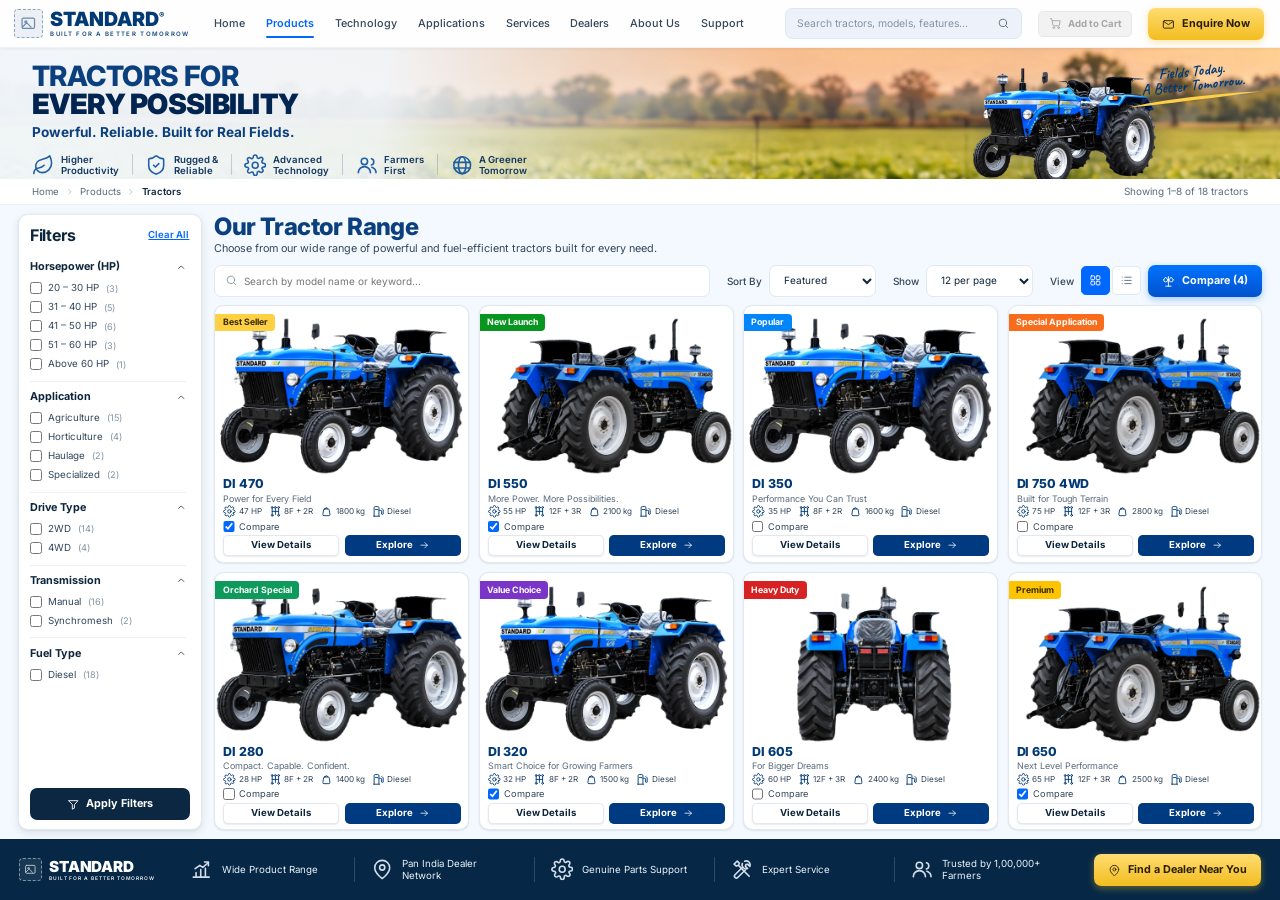
<file: index.html>
<!DOCTYPE html>
<!-- ===========================================================================
     STANDARD · PRODUCT EXPERIENCE PLATFORM  —  static demo build v1.0
     ---------------------------------------------------------------------------
     HOW TO WORK ON THIS FILE
       • This file is the SHELL: the <head> (meta, fonts, stylesheets) plus the
         loader at the bottom. Everything you see on screen lives in parts/*.html
         and is fetched and assembled here at load time — edit a part, reload the
         page, done. There is no build step and no generated index.html.
       • The parts are HTML FRAGMENTS, not pages: parts/03 opens the
         <div class="stage"> that parts/09 closes. They are joined in the PARTS
         order below and parsed as one blob, so never open a part on its own and
         never reorder the list.
       • Copy lives in  parts/*.html , in plain HTML. Edit text directly there.
       • Colours live in  assets/css/tokens.css  (change 6 seeds to rebrand).
       • Demo asset URLs live in  assets/js/config.js.
       • Behaviour lives in  assets/js/core.min.js  (source: assets/js/_source/).
       • Every screen is one <section class="screen" id="s-NAME">.
         Navigation is  data-goto="NAME"  on any element. That is the whole API.
       • fetch() needs HTTP, so serve the folder:  npx serve .  (or
         python -m http.server 8080). For one double-clickable file instead, run
         python tools/build-html.py  — it writes standalone.html with the parts
         already inlined.
     =========================================================================== -->
<html lang="en" data-brand="standard">
<head>
<meta charset="utf-8">
<meta name="viewport" content="width=device-width, initial-scale=1, viewport-fit=cover">
<meta name="theme-color" content="#0C2742">
<meta name="description" content="STANDARD DI 470 — interactive product experience: 360° view, exploded diagram, schematics, specifications and more.">
<title>STANDARD · DI 470 Product Experience</title>

<link rel="preconnect" href="https://fonts.googleapis.com">
<link rel="preconnect" href="https://fonts.gstatic.com" crossorigin>
<link href="https://fonts.googleapis.com/css2?family=Inter:wght@400;500;600;700;800;900&family=Caveat:wght@600;700&display=swap" rel="stylesheet">

<link rel="stylesheet" href="assets/css/tokens.css">
<link rel="stylesheet" href="assets/css/base.css">
<link rel="stylesheet" href="assets/css/ui.css">
<link rel="stylesheet" href="assets/css/rail.css">
<link rel="stylesheet" href="assets/css/screens.css">
<link rel="stylesheet" href="assets/css/diagrams.css">
<link rel="stylesheet" href="assets/css/detail.css">
<link rel="stylesheet" href="assets/css/content.css">
<link rel="stylesheet" href="assets/css/responsive.css">
<link rel="icon" href="data:image/svg+xml,%3Csvg xmlns='http://www.w3.org/2000/svg' viewBox='0 0 32 32'%3E%3Ccircle cx='16' cy='16' r='15' fill='%230068FE'/%3E%3Cpath d='M21 10c-3-2-9-1-9 3s9 3 9 7-6 4-9 2' stroke='%23fff' stroke-width='3' fill='none' stroke-linecap='round'/%3E%3C/svg%3E">
<script src="assets/js/config.js"></script>
</head>
<body>

<noscript>
  <div style="font:500 15px/1.6 Inter,system-ui,sans-serif;max-width:46rem;margin:12vh auto;padding:0 1.5rem;color:#0C2742">
    <h1 style="font:800 22px/1.3 Inter,system-ui,sans-serif;margin:0 0 .6em">JavaScript is required</h1>
    <p>This product experience assembles its screens and runs its 360° viewer in the browser.
       Enable JavaScript, or open <strong>standalone.html</strong>.</p>
  </div>
</noscript>

<!-- parts:begin — tools/build-html.py replaces this block with the inlined parts -->
<script>
(function () {
  'use strict';

  /*  Every piece of the page, in document order. Adding a screen means adding
      its file here — that is the only registry. */
  var PARTS = [
    'parts/02-icon-sprite.html',            /* <symbol id="i-*"> sprite                    */
    'parts/03-app-chrome.html',             /* stage, topbar, tabnav, rail                 */
    'parts/04-listing-overview.html',       /* 01 Listing · 02 Overview                     */
    'parts/05-view-360.html',               /* 03 360° View                                 */
    'parts/06-diagrams.html',               /* 04 Exploded · 05 Schematic · 06 Drawing       */
    'parts/07-detail-screens.html',         /* 07 Exterior … 11 Features                    */
    'parts/08-content-screens.html',        /* 12 Specs · 13 Videos · 14 Gallery · 15 Brochure */
    'parts/09-compare-enquire-footer.html'  /* 16 Compare · 17 Variants · 18 Enquire, footer */
  ];
  var RUNTIME = 'assets/js/core.min.js';

  function fail(title, body, detail) {
    document.body.innerHTML =
      '<div style="font:500 15px/1.6 Inter,system-ui,sans-serif;max-width:46rem;' +
      'margin:12vh auto;padding:0 1.5rem;color:#0C2742">' +
      '<h1 style="font:800 22px/1.3 Inter,system-ui,sans-serif;margin:0 0 .6em">' + title + '</h1>' +
      '<p style="margin:0 0 1em">' + body + '</p>' +
      '<pre style="background:#F1F4F8;border-radius:8px;padding:.9em 1.1em;overflow:auto;' +
      'font:500 13px/1.7 ui-monospace,Menlo,Consolas,monospace">npx serve .\npython -m http.server 8080</pre>' +
      (detail ? '<p style="margin:1em 0 0;color:#7A8794;font-size:13px">' + detail + '</p>' : '') +
      '</div>';
  }

  if (location.protocol === 'file:') {
    fail('Serve this folder over HTTP',
         'index.html loads its screens from <code>parts/</code> with fetch(), which the ' +
         'browser blocks on <code>file://</code>. Start a local server and open the ' +
         'address it prints — or open <strong>standalone.html</strong>, the single-file ' +
         'build with the parts already inlined.');
    return;
  }

  function get(url) {
    return fetch(url, { cache: 'no-cache' }).then(function (res) {
      if (!res.ok) throw new Error(url + ' — HTTP ' + res.status);
      return res.text();
    });
  }

  Promise.all(PARTS.map(get)).then(function (chunks) {
    /*  One parse, not eight. The parts only balance once joined (parts/03 opens
        .stage and #screens, parts/09 closes them), so they go in together. */
    document.body.innerHTML = chunks.join('');

    /*  Boot the runtime only now that the DOM it queries exists. A script added
        this way runs as soon as it arrives, and core.js boots straight away
        because readyState is no longer 'loading'. */
    var s = document.createElement('script');
    s.src = RUNTIME;
    s.onerror = function () { fail('Runtime failed to load', 'Could not fetch ' + RUNTIME + '.'); };
    document.body.appendChild(s);
  }).catch(function (err) {
    fail('Could not load the page parts',
         'One of the files in <code>parts/</code> did not come back. Check that the folder ' +
         'was deployed alongside index.html.',
         err && err.message);
  });
})();
</script>
<!-- parts:end -->

</body>
</html>
</file>
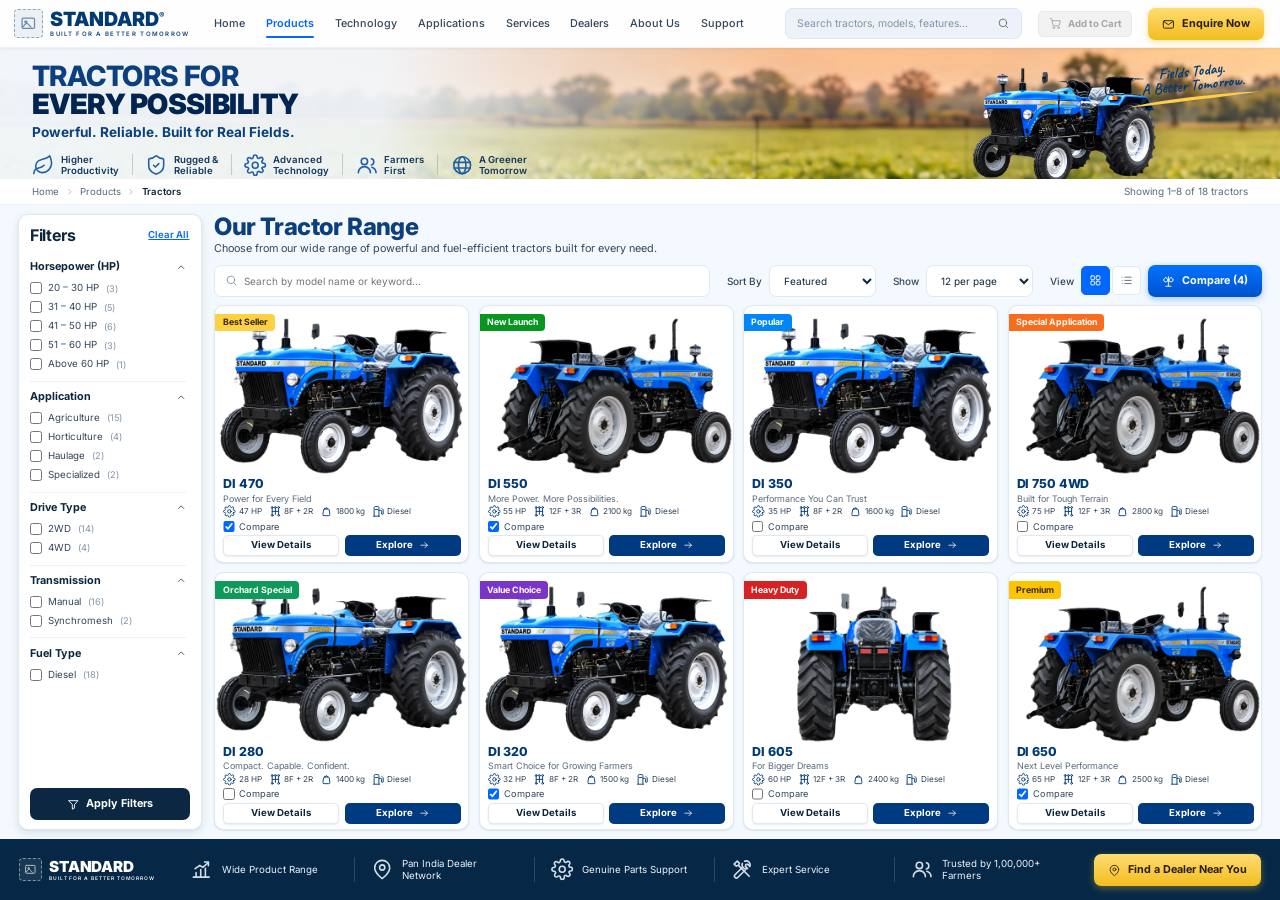
<file: standalone.html>
<!DOCTYPE html>
<!-- ===========================================================================
     STANDARD · PRODUCT EXPERIENCE PLATFORM  —  static demo build v1.0
     ---------------------------------------------------------------------------
     HOW TO WORK ON THIS FILE
       • This file is the SHELL: the <head> (meta, fonts, stylesheets) plus the
         loader at the bottom. Everything you see on screen lives in parts/*.html
         and is fetched and assembled here at load time — edit a part, reload the
         page, done. There is no build step and no generated index.html.
       • The parts are HTML FRAGMENTS, not pages: parts/03 opens the
         <div class="stage"> that parts/09 closes. They are joined in the PARTS
         order below and parsed as one blob, so never open a part on its own and
         never reorder the list.
       • Copy lives in  parts/*.html , in plain HTML. Edit text directly there.
       • Colours live in  assets/css/tokens.css  (change 6 seeds to rebrand).
       • Demo asset URLs live in  assets/js/config.js.
       • Behaviour lives in  assets/js/core.min.js  (source: assets/js/_source/).
       • Every screen is one <section class="screen" id="s-NAME">.
         Navigation is  data-goto="NAME"  on any element. That is the whole API.
       • fetch() needs HTTP, so serve the folder:  npx serve .  (or
         python -m http.server 8080). For one double-clickable file instead, run
         python tools/build-html.py  — it writes standalone.html with the parts
         already inlined.
     =========================================================================== -->
<html lang="en" data-brand="standard">
<head>
<meta charset="utf-8">
<meta name="viewport" content="width=device-width, initial-scale=1, viewport-fit=cover">
<meta name="theme-color" content="#0C2742">
<meta name="description" content="STANDARD DI 470 — interactive product experience: 360° view, exploded diagram, schematics, specifications and more.">
<title>STANDARD · DI 470 Product Experience</title>

<link rel="preconnect" href="https://fonts.googleapis.com">
<link rel="preconnect" href="https://fonts.gstatic.com" crossorigin>
<link href="https://fonts.googleapis.com/css2?family=Inter:wght@400;500;600;700;800;900&family=Caveat:wght@600;700&display=swap" rel="stylesheet">

<link rel="stylesheet" href="assets/css/tokens.css">
<link rel="stylesheet" href="assets/css/base.css">
<link rel="stylesheet" href="assets/css/ui.css">
<link rel="stylesheet" href="assets/css/rail.css">
<link rel="stylesheet" href="assets/css/screens.css">
<link rel="stylesheet" href="assets/css/diagrams.css">
<link rel="stylesheet" href="assets/css/detail.css">
<link rel="stylesheet" href="assets/css/content.css">
<link rel="stylesheet" href="assets/css/responsive.css">
<link rel="icon" href="data:image/svg+xml,%3Csvg xmlns='http://www.w3.org/2000/svg' viewBox='0 0 32 32'%3E%3Ccircle cx='16' cy='16' r='15' fill='%230068FE'/%3E%3Cpath d='M21 10c-3-2-9-1-9 3s9 3 9 7-6 4-9 2' stroke='%23fff' stroke-width='3' fill='none' stroke-linecap='round'/%3E%3C/svg%3E">
<script src="assets/js/config.js"></script>
</head>
<body>

<noscript>
  <div style="font:500 15px/1.6 Inter,system-ui,sans-serif;max-width:46rem;margin:12vh auto;padding:0 1.5rem;color:#0C2742">
    <h1 style="font:800 22px/1.3 Inter,system-ui,sans-serif;margin:0 0 .6em">JavaScript is required</h1>
    <p>This product experience assembles its screens and runs its 360° viewer in the browser.
       Enable JavaScript, or open <strong>standalone.html</strong>.</p>
  </div>
</noscript>

<!-- ==========================================================================
     ICON SPRITE — one place for every glyph. Add a <symbol id="i-NAME"> and
     use it anywhere with  <svg class="i"><use href="#i-NAME"></use></svg>
     ========================================================================== -->
<svg xmlns="http://www.w3.org/2000/svg" style="display:none" aria-hidden="true"><defs>
<symbol id="i-home" viewBox="0 0 24 24"><path d="M3 9.5 12 3l9 6.5V20a1 1 0 0 1-1 1h-5v-6H9v6H4a1 1 0 0 1-1-1z"/></symbol>
<symbol id="i-cube" viewBox="0 0 24 24"><path d="M21 7.8 12 3 3 7.8v8.4L12 21l9-4.8z"/><path d="m3 7.8 9 4.9 9-4.9M12 12.7V21"/></symbol>
<symbol id="i-layers" viewBox="0 0 24 24"><path d="m12 2 9 5-9 5-9-5z"/><path d="m3 12 9 5 9-5M3 17l9 5 9-5"/></symbol>
<symbol id="i-schema" viewBox="0 0 24 24"><circle cx="12" cy="5" r="2.2"/><circle cx="5" cy="19" r="2.2"/><circle cx="19" cy="19" r="2.2"/><path d="M12 7.2v4.3M12 11.5 6.3 17M12 11.5 17.7 17"/></symbol>
<symbol id="i-drawing" viewBox="0 0 24 24"><rect x="3" y="4" width="18" height="16" rx="2"/><circle cx="9" cy="10" r="1.6"/><path d="m4.5 18 4.2-4.2a1.6 1.6 0 0 1 2.2 0L15 17.5m1.4-2.3a1.6 1.6 0 0 1 2.2 0l1 1"/></symbol>
<symbol id="i-image" viewBox="0 0 24 24"><rect x="3" y="4.5" width="18" height="15" rx="2"/><circle cx="8.5" cy="10" r="1.5"/><path d="m4 17 4.5-4.5a1.7 1.7 0 0 1 2.4 0L16 17.5"/></symbol>
<symbol id="i-engine" viewBox="0 0 24 24"><rect x="3.5" y="9" width="11" height="8" rx="1.6"/><path d="M14.5 11.5h2.3l2.7 2.2V17h-4.5M7 9V6.2h5.2V9M6 17v2M12 17v2M2 12.5h1.5"/></symbol>
<symbol id="i-seat" viewBox="0 0 24 24"><path d="M8 3.5h5a2 2 0 0 1 2 2V12H8a2 2 0 0 1-2-2V5.5a2 2 0 0 1 2-2Z"/><path d="M6 12h11a2 2 0 0 1 2 2v2H8a2 2 0 0 1-2-2zM4 19h16M7 16v3M17 16v3"/></symbol>
<symbol id="i-gear" viewBox="0 0 24 24"><circle cx="12" cy="12" r="3.2"/><path d="M19.4 14.5a1.6 1.6 0 0 0 .32 1.77l.06.06a2 2 0 1 1-2.83 2.83l-.06-.06a1.6 1.6 0 0 0-1.77-.32 1.6 1.6 0 0 0-1 1.47V21a2 2 0 1 1-4 0v-.1A1.6 1.6 0 0 0 9.1 19.4a1.6 1.6 0 0 0-1.77.32l-.06.06a2 2 0 1 1-2.83-2.83l.06-.06a1.6 1.6 0 0 0 .32-1.77 1.6 1.6 0 0 0-1.47-1H3a2 2 0 1 1 0-4h.1a1.6 1.6 0 0 0 1.47-1.1 1.6 1.6 0 0 0-.32-1.77l-.06-.06a2 2 0 1 1 2.83-2.83l.06.06a1.6 1.6 0 0 0 1.77.32H9a1.6 1.6 0 0 0 1-1.47V3a2 2 0 1 1 4 0v.1a1.6 1.6 0 0 0 1 1.47 1.6 1.6 0 0 0 1.77-.32l.06-.06a2 2 0 1 1 2.83 2.83l-.06.06a1.6 1.6 0 0 0-.32 1.77V9a1.6 1.6 0 0 0 1.47 1H21a2 2 0 1 1 0 4h-.1a1.6 1.6 0 0 0-1.47 1Z"/></symbol>
<symbol id="i-wrench" viewBox="0 0 24 24"><path d="M14.7 6.3a1 1 0 0 0 0 1.4l1.6 1.6a1 1 0 0 0 1.4 0l3.77-3.77a6 6 0 0 1-7.94 7.94l-6.91 6.91a2.12 2.12 0 0 1-3-3l6.91-6.91a6 6 0 0 1 7.94-7.94z"/></symbol>
<symbol id="i-doc" viewBox="0 0 24 24"><path d="M15 2H6a2 2 0 0 0-2 2v16a2 2 0 0 0 2 2h12a2 2 0 0 0 2-2V7z"/><path d="M14.5 2v5H20M8.5 12h7M8.5 16h7M8.5 8h2"/></symbol>
<symbol id="i-grid4" viewBox="0 0 24 24"><rect x="3.5" y="3.5" width="7" height="7" rx="2"/><rect x="13.5" y="3.5" width="7" height="7" rx="2"/><rect x="3.5" y="13.5" width="7" height="7" rx="2"/><rect x="13.5" y="13.5" width="7" height="7" rx="2"/></symbol>
<symbol id="i-play" viewBox="0 0 24 24"><circle cx="12" cy="12" r="9"/><path d="m10 8.5 6 3.5-6 3.5z"/></symbol>
<symbol id="i-play-f" viewBox="0 0 24 24"><path d="M7 4.5 20 12 7 19.5z" fill="currentColor" stroke="none"/></symbol>
<symbol id="i-images" viewBox="0 0 24 24"><rect x="3" y="6" width="14" height="12" rx="2"/><path d="M7 6V4.5h13a1 1 0 0 1 1 1V16"/><circle cx="7.5" cy="10.5" r="1.3"/><path d="m4 16 3.6-3.6a1.6 1.6 0 0 1 2.3 0L14 16.5"/></symbol>
<symbol id="i-download" viewBox="0 0 24 24"><path d="M21 15v4a2 2 0 0 1-2 2H5a2 2 0 0 1-2-2v-4M12 3v12m0 0 4.5-4.5M12 15l-4.5-4.5"/></symbol>
<symbol id="i-download-box" viewBox="0 0 24 24"><rect x="3.5" y="3.5" width="17" height="17" rx="3"/><path d="M12 7v7m0 0 3-3m-3 3-3-3M8 17h8"/></symbol>
<symbol id="i-compare" viewBox="0 0 24 24"><circle cx="18" cy="5.5" r="2.3"/><circle cx="6" cy="12" r="2.3"/><circle cx="18" cy="18.5" r="2.3"/><path d="m8.1 10.9 7.8-4.3M8.1 13.1l7.8 4.3"/></symbol>
<symbol id="i-mail" viewBox="0 0 24 24"><rect x="2.5" y="5" width="19" height="14" rx="2"/><path d="m3 6.5 9 6 9-6"/></symbol>
<symbol id="i-tractor" viewBox="0 0 24 24"><circle cx="7" cy="16.5" r="4"/><circle cx="18.5" cy="17.5" r="3"/><path d="M4 12V8.5h6l2 3.5M10 8.5V6h4l1.5 6.5M15 13h4.5"/></symbol>
<symbol id="i-chev-r" viewBox="0 0 24 24"><path d="m9 18 6-6-6-6"/></symbol>
<symbol id="i-chev-l" viewBox="0 0 24 24"><path d="m15 18-6-6 6-6"/></symbol>
<symbol id="i-chev-d" viewBox="0 0 24 24"><path d="m6 9 6 6 6-6"/></symbol>
<symbol id="i-chev-u" viewBox="0 0 24 24"><path d="m6 15 6-6 6 6"/></symbol>
<symbol id="i-search" viewBox="0 0 24 24"><circle cx="11" cy="11" r="7"/><path d="m20 20-4-4"/></symbol>
<symbol id="i-x" viewBox="0 0 24 24"><path d="M18 6 6 18M6 6l12 12"/></symbol>
<symbol id="i-plus" viewBox="0 0 24 24"><path d="M12 5v14M5 12h14"/></symbol>
<symbol id="i-expand" viewBox="0 0 24 24"><path d="M8 3H5a2 2 0 0 0-2 2v3m18 0V5a2 2 0 0 0-2-2h-3m0 18h3a2 2 0 0 0 2-2v-3M3 16v3a2 2 0 0 0 2 2h3"/></symbol>
<symbol id="i-rotate" viewBox="0 0 24 24"><path d="M21 12a9 9 0 1 1-2.64-6.36M21 3.5V9h-5.5"/></symbol>
<symbol id="i-leaf" viewBox="0 0 24 24"><path d="M11 20A7 7 0 0 1 9.8 6.1C15.5 5 17 4.5 19 2c1 2 2 4.2 2 8 0 5.5-4.8 10-10 10Z"/><path d="M2 21c0-3 1.9-5.4 5.1-6C9.5 14.5 12 13 13 12"/></symbol>
<symbol id="i-shield" viewBox="0 0 24 24"><path d="M20 12.5c0 5-3.5 7.5-7.7 9a1 1 0 0 1-.66 0C7.5 20 4 17.5 4 12.5V6a1 1 0 0 1 1-1c2 0 4.5-1.2 6.24-2.72a1.17 1.17 0 0 1 1.52 0C14.5 3.8 17 5 19 5a1 1 0 0 1 1 1z"/><path d="m9.2 12 2 2 3.6-3.7"/></symbol>
<symbol id="i-gauge" viewBox="0 0 24 24"><path d="M12 14.5 16 10"/><path d="M3.6 19a10 10 0 1 1 16.8 0"/><circle cx="12" cy="15" r="1.3"/></symbol>
<symbol id="i-fuel" viewBox="0 0 24 24"><path d="M4 21V5a2 2 0 0 1 2-2h5a2 2 0 0 1 2 2v16"/><path d="M3 21h11M6.5 8.5h4"/><path d="M13 10h3.5a1.5 1.5 0 0 1 1.5 1.5V17a2 2 0 0 0 3 0V9l-2.5-2.5"/></symbol>
<symbol id="i-users" viewBox="0 0 24 24"><circle cx="9" cy="8" r="3.4"/><path d="M2.5 20a6.5 6.5 0 0 1 13 0"/><path d="M16.5 5.2a3.4 3.4 0 0 1 0 6.6M17 14.2a6.5 6.5 0 0 1 4.5 5.8"/></symbol>
<symbol id="i-headset" viewBox="0 0 24 24"><path d="M3.5 12a8.5 8.5 0 0 1 17 0v5.5a2.5 2.5 0 0 1-2.5 2.5H16v-7h4.5M3.5 12v5.5A2.5 2.5 0 0 0 6 20h2v-7H3.5"/></symbol>
<symbol id="i-globe" viewBox="0 0 24 24"><circle cx="12" cy="12" r="9"/><path d="M3.2 9h17.6M3.2 15h17.6"/><ellipse cx="12" cy="12" rx="4" ry="9"/></symbol>
<symbol id="i-pin" viewBox="0 0 24 24"><path d="M20 10.5c0 6-8 11.5-8 11.5s-8-5.5-8-11.5a8 8 0 0 1 16 0Z"/><circle cx="12" cy="10.2" r="2.8"/></symbol>
<symbol id="i-phone" viewBox="0 0 24 24"><path d="M21.5 17v2.6a1.8 1.8 0 0 1-2 1.8 18 18 0 0 1-7.8-2.8 17.6 17.6 0 0 1-5.4-5.4A18 18 0 0 1 3.5 5.4 1.8 1.8 0 0 1 5.3 3.5h2.6a1.8 1.8 0 0 1 1.8 1.6c.1 1 .3 1.9.6 2.8a1.8 1.8 0 0 1-.4 1.9l-1.1 1.1a14.4 14.4 0 0 0 5.4 5.4l1.1-1.1a1.8 1.8 0 0 1 1.9-.4c.9.3 1.8.5 2.8.6a1.8 1.8 0 0 1 1.5 1.8Z"/></symbol>
<symbol id="i-chart" viewBox="0 0 24 24"><path d="M3.5 20.5h17M7 20.5V12M12 20.5V6M17 20.5v-5.5"/></symbol>
<symbol id="i-package" viewBox="0 0 24 24"><path d="m21 8-9-5-9 5v8l9 5 9-5z"/><path d="m3 8 9 5 9-5M12 13v8M7.5 5.5l9 5"/></symbol>
<symbol id="i-sliders" viewBox="0 0 24 24"><path d="M4 7h7M15 7h5M4 12h3M11 12h9M4 17h9M17 17h3"/><circle cx="13" cy="7" r="2"/><circle cx="9" cy="12" r="2"/><circle cx="15" cy="17" r="2"/></symbol>
<symbol id="i-eye" viewBox="0 0 24 24"><path d="M2 12s3.5-7 10-7 10 7 10 7-3.5 7-10 7-10-7-10-7"/><circle cx="12" cy="12" r="3"/></symbol>
<symbol id="i-clock" viewBox="0 0 24 24"><circle cx="12" cy="12" r="9"/><path d="M12 7v5.4l3.3 2"/></symbol>
<symbol id="i-check" viewBox="0 0 24 24"><circle cx="12" cy="12" r="9"/><path d="m8.2 12.2 2.6 2.6 5-5.2"/></symbol>
<symbol id="i-check-f" viewBox="0 0 24 24"><circle cx="12" cy="12" r="9.5" fill="currentColor" stroke="none"/><path d="m8.2 12.2 2.6 2.6 5-5.2" stroke="#fff" stroke-width="2"/></symbol>
<symbol id="i-arrow-r" viewBox="0 0 24 24"><path d="M4.5 12h15m-6-6 6 6-6 6"/></symbol>
<symbol id="i-filter" viewBox="0 0 24 24"><path d="M3.5 5h17l-6.6 7.7V19L10 21v-8.3z"/></symbol>
<symbol id="i-list" viewBox="0 0 24 24"><path d="M9 6h12M9 12h12M9 18h12M4 6h.01M4 12h.01M4 18h.01"/></symbol>
<symbol id="i-grid" viewBox="0 0 24 24"><rect x="3.5" y="3.5" width="7" height="7" rx="1.6"/><rect x="13.5" y="3.5" width="7" height="7" rx="1.6"/><rect x="3.5" y="13.5" width="7" height="7" rx="1.6"/><rect x="13.5" y="13.5" width="7" height="7" rx="1.6"/></symbol>
<symbol id="i-scale" viewBox="0 0 24 24"><path d="M12 3v18M7 21h10M3 9l4-5 4 5M13 9l4-5 4 5"/><path d="M3 9a4 4 0 0 0 8 0M13 9a4 4 0 0 0 8 0"/></symbol>
<symbol id="i-star" viewBox="0 0 24 24"><path d="m12 3.5 2.7 5.6 6.1.9-4.4 4.3 1 6.1-5.4-2.9-5.4 2.9 1-6.1L3.2 10l6.1-.9z"/></symbol>
<symbol id="i-zap" viewBox="0 0 24 24"><path d="M13 2 4 14h7l-1 8 9-12h-7z"/></symbol>
<symbol id="i-drop" viewBox="0 0 24 24"><path d="M12 2.7 6.3 8.4a8 8 0 1 0 11.4 0z"/></symbol>
<symbol id="i-battery" viewBox="0 0 24 24"><rect x="2.5" y="7" width="16" height="10" rx="2"/><path d="M21.5 11v2M6 10v4M10 10v4"/></symbol>
<symbol id="i-ruler" viewBox="0 0 24 24"><path d="m16.5 2.5 5 5L7.5 21.5l-5-5z"/><path d="m8 8 2 2M11 5l2 2M5 11l2 2"/></symbol>
<symbol id="i-camera" viewBox="0 0 24 24"><path d="M4 7h3l1.6-2.2h6.8L17 7h3a2 2 0 0 1 2 2v9a2 2 0 0 1-2 2H4a2 2 0 0 1-2-2V9a2 2 0 0 1 2-2Z"/><circle cx="12" cy="13" r="3.6"/></symbol>
<symbol id="i-cart" viewBox="0 0 24 24"><circle cx="9" cy="20" r="1.6"/><circle cx="18" cy="20" r="1.6"/><path d="M2.5 3h2.6l2.4 12.2a1.7 1.7 0 0 0 1.7 1.3h8.6a1.7 1.7 0 0 0 1.7-1.3L21 7H6"/></symbol>
<symbol id="i-info" viewBox="0 0 24 24"><circle cx="12" cy="12" r="9"/><path d="M12 11v5M12 7.8h.01"/></symbol>
<symbol id="i-share" viewBox="0 0 24 24"><path d="M4 12v7a2 2 0 0 0 2 2h12a2 2 0 0 0 2-2v-7"/><path d="M12 3v13M8 6.5 12 3l4 3.5"/></symbol>
<symbol id="i-maximize" viewBox="0 0 24 24"><path d="M3 9V4.5A1.5 1.5 0 0 1 4.5 3H9m6 0h4.5A1.5 1.5 0 0 1 21 4.5V9m0 6v4.5a1.5 1.5 0 0 1-1.5 1.5H15m-6 0H4.5A1.5 1.5 0 0 1 3 19.5V15"/></symbol>
<symbol id="i-menu" viewBox="0 0 24 24"><path d="M3.5 6.5h17M3.5 12h17M3.5 17.5h17"/></symbol>
<symbol id="i-dots" viewBox="0 0 24 24"><circle cx="12" cy="5" r="1.5"/><circle cx="12" cy="12" r="1.5"/><circle cx="12" cy="19" r="1.5"/></symbol>
<symbol id="i-volume" viewBox="0 0 24 24"><path d="M11 5 6.5 9H3v6h3.5L11 19z"/><path d="M15.5 9.5a3.5 3.5 0 0 1 0 5M18 7a7 7 0 0 1 0 10"/></symbol>
<symbol id="i-settings" viewBox="0 0 24 24"><circle cx="12" cy="12" r="3"/><path d="M12 2v2.5M12 19.5V22M2 12h2.5M19.5 12H22M4.9 4.9l1.8 1.8M17.3 17.3l1.8 1.8M19.1 4.9l-1.8 1.8M6.7 17.3l-1.8 1.8"/></symbol>
<symbol id="i-steering" viewBox="0 0 24 24"><circle cx="12" cy="12" r="9"/><circle cx="12" cy="12" r="3"/><path d="M12 3v6M3.3 13.5l5.9-1.8M20.7 13.5l-5.9-1.8"/></symbol>
<symbol id="i-lift" viewBox="0 0 24 24"><path d="M12 3v7M5 21l7-11 7 11"/><circle cx="12" cy="3" r="1.4"/><path d="M4 21h16"/></symbol>
<symbol id="i-valve" viewBox="0 0 24 24"><circle cx="12" cy="12" r="3"/><path d="M12 3v6M12 15v6M3 12h6M15 12h6"/></symbol>
<symbol id="i-exhaust" viewBox="0 0 24 24"><path d="M8 21V8a4 4 0 0 1 8 0v2"/><path d="M5 21h6M16 6.5a2 2 0 1 0 2.5 2.5M18.5 3.5A2.5 2.5 0 1 0 21 7"/></symbol>
<symbol id="i-aircleaner" viewBox="0 0 24 24"><rect x="7" y="7" width="10" height="12" rx="2"/><path d="M9.5 7V4.5h5V7M4.5 19h15M10 11v4M14 11v4"/></symbol>
<symbol id="i-radiator" viewBox="0 0 24 24"><rect x="4" y="4" width="16" height="14" rx="2"/><path d="M8 4v14M12 4v14M16 4v14M7 21h10"/></symbol>
<symbol id="i-gearbox" viewBox="0 0 24 24"><rect x="3" y="7" width="12" height="10" rx="2"/><path d="M15 10h3l3 2v4h-6"/><circle cx="8" cy="12" r="2.2"/></symbol>
<!-- gear-shift pattern, weight and growth-chart marks: the glyphs the
     reference listing uses on the product cards and the footer bar. -->
<symbol id="i-shift" viewBox="0 0 24 24"><path d="M6 6.4v11.2M12 6.4v11.2M18 6.4v11.2M6 12h12"/><circle cx="6" cy="4.6" r="1.7"/><circle cx="12" cy="4.6" r="1.7"/><circle cx="18" cy="4.6" r="1.7"/><circle cx="6" cy="19.4" r="1.7"/><circle cx="18" cy="19.4" r="1.7"/></symbol>
<symbol id="i-weight" viewBox="0 0 24 24"><path d="M8.7 7.4h6.6a2 2 0 0 1 1.98 1.7l1.3 8.6A2 2 0 0 1 16.6 20H7.4a2 2 0 0 1-1.98-2.3l1.3-8.6a2 2 0 0 1 1.98-1.7Z"/><path d="M9.7 7.4a2.3 2.3 0 1 1 4.6 0"/></symbol>
<symbol id="i-growth" viewBox="0 0 24 24"><path d="M3.5 20.5h17"/><path d="M6.5 20.5v-4.8M11.5 20.5v-8M16.5 20.5V11"/><path d="m5.5 11.5 5-3.6 3.2 2.1 6-5.2"/><path d="M15.6 4.3h4.1v4"/></symbol>
<symbol id="i-setsquare" viewBox="0 0 24 24"><path d="M4.4 2.8v16.4a1.6 1.6 0 0 0 1.6 1.6h15.2z"/><path d="M8 16.6h3M8 12.9h2.6M8 9.2h2.2"/></symbol>
<symbol id="i-link" viewBox="0 0 24 24"><path d="M10.2 13.8a4 4 0 0 0 5.66 0l3.4-3.4a4 4 0 0 0-5.66-5.66l-1.7 1.7"/><path d="M13.8 10.2a4 4 0 0 0-5.66 0l-3.4 3.4a4 4 0 1 0 5.66 5.66l1.7-1.7"/></symbol>
<symbol id="i-tools" viewBox="0 0 24 24"><path d="M14.6 3.4a4.3 4.3 0 0 1 5.6 5.6l-2.4-2.4-1.9.5-.5 1.9 2.4 2.4a4.3 4.3 0 0 1-5.6-5.6"/><path d="M12.4 9.9 4.3 18a2.05 2.05 0 0 0 2.9 2.9l8.1-8.1"/><path d="M3.3 6.6 6.7 3.2l2.2 2.3-.8 2.4-2.4.8z"/><path d="m8.5 8.4 11 11.2"/></symbol>
<symbol id="i-drive" viewBox="0 0 24 24"><circle cx="5.5" cy="12" r="2.8"/><circle cx="18.5" cy="12" r="2.8"/><path d="M8.3 12h7.4M12 9v6"/></symbol>
<symbol id="i-cyl" viewBox="0 0 24 24"><ellipse cx="12" cy="6" rx="6.5" ry="2.6"/><path d="M5.5 6v12c0 1.4 2.9 2.6 6.5 2.6s6.5-1.2 6.5-2.6V6"/><path d="M5.5 12c0 1.4 2.9 2.6 6.5 2.6s6.5-1.2 6.5-2.6"/></symbol>
<symbol id="i-sprout" viewBox="0 0 24 24"><path d="M12 21v-9"/><path d="M12 12c0-3.3-2.7-6-6-6 0 3.3 2.7 6 6 6ZM12 12c0-3.3 2.7-6 6-6 0 3.3-2.7 6-6 6Z"/><path d="M6 21h12"/></symbol>
<symbol id="i-award" viewBox="0 0 24 24"><circle cx="12" cy="9" r="6"/><path d="m8.5 14.5-1.5 7 5-3 5 3-1.5-7"/></symbol>
<symbol id="i-bolt" viewBox="0 0 24 24"><circle cx="12" cy="12" r="3.2"/><path d="M12 2v3.5M12 18.5V22M2 12h3.5M18.5 12H22M5 5l2.5 2.5M16.5 16.5 19 19M19 5l-2.5 2.5M7.5 16.5 5 19"/></symbol>
<symbol id="i-book" viewBox="0 0 24 24"><path d="M3 4.5h6a3 3 0 0 1 3 3V21a2.5 2.5 0 0 0-2.5-2.5H3z"/><path d="M21 4.5h-6a3 3 0 0 0-3 3V21a2.5 2.5 0 0 1 2.5-2.5H21z"/></symbol>
<symbol id="i-mirror" viewBox="0 0 24 24"><rect x="6" y="3" width="12" height="9" rx="2"/><path d="M12 12v5M8 21h8"/></symbol>
<symbol id="i-pedal" viewBox="0 0 24 24"><rect x="4" y="13" width="9" height="7" rx="2"/><path d="M13 16.5h3.5L20 6M18 6h4"/></symbol>
<symbol id="i-lever" viewBox="0 0 24 24"><circle cx="16" cy="5" r="2.2"/><path d="M15 7 7 19M4 19h9"/></symbol>
<symbol id="i-alt" viewBox="0 0 24 24"><circle cx="10" cy="12" r="5.5"/><path d="M15.5 9.5H21v5h-5.5M3 12h1.5M10 6.5V4M10 20v-2.5"/></symbol>
<symbol id="i-oil" viewBox="0 0 24 24"><rect x="7" y="6" width="10" height="13" rx="3"/><path d="M9.5 6V3.5h5V6M5 19h14"/></symbol>
<symbol id="i-pump" viewBox="0 0 24 24"><rect x="4" y="9" width="11" height="9" rx="2"/><circle cx="9.5" cy="13.5" r="2.4"/><path d="M15 12h4.5v6M9.5 9V5.5h5"/></symbol>
<symbol id="i-grille" viewBox="0 0 24 24"><rect x="4" y="5" width="16" height="14" rx="2"/><path d="M8 5v14M12 5v14M16 5v14"/></symbol>
<symbol id="i-tyre" viewBox="0 0 24 24"><circle cx="12" cy="12" r="9"/><circle cx="12" cy="12" r="3.4"/><path d="M12 3v5.6M12 15.4V21M3 12h5.6M15.4 12H21"/></symbol>
<!-- 360 mark: bold numerals with an open orbit arrow, per _reference/4.360degree.png.
     The text is squeezed with textLength to the condensed width the reference uses. -->
<symbol id="i-360" viewBox="-1.2 -0.5 47.4 23.7"><path d="M0 7.8A22.5 12.2 0 0 0 18.6 19.8M27.4 19.7A22.5 12.2 0 0 0 45 7.8"/><path d="M18.6 16.9 25.7 20l-7.1 2.8Z" fill="currentColor" stroke="none"/><text x="8.9" y="15.6" textLength="34.1" lengthAdjust="spacingAndGlyphs" font-size="21" font-weight="800" text-anchor="start" fill="currentColor" stroke="none" font-family="Inter,sans-serif">360°</text></symbol>
<symbol id="i-ar" viewBox="0 0 24 24"><path d="M12 3 4 7.2v9.6L12 21l8-4.2V7.2z"/><path d="M4 7.2 12 11.5l8-4.3M12 11.5V21"/><path d="M2 2h3M22 2h-3M2 22h3M22 22h-3"/></symbol>
<symbol id="i-printer" viewBox="0 0 24 24"><path d="M6 9V3h12v6"/><rect x="3" y="9" width="18" height="8" rx="2"/><path d="M6 14h12v7H6z"/></symbol>
<symbol id="i-pause" viewBox="0 0 24 24"><path d="M9 4.5v15M15 4.5v15"/></symbol>
<symbol id="i-quote" viewBox="0 0 24 24"><rect x="3.5" y="3.5" width="17" height="17" rx="3"/><path d="M8 9h8M8 13h8M8 17h4"/></symbol>
</defs></svg>

<!-- ==========================================================================
     STAGE  — fixed 16:9 canvas. Topbar / rail+screens / footbar.
     ========================================================================== -->
<div class="stage" id="stage" data-screen="listing" data-rail="none" data-chrome="corporate">

  <!-- ===================== TOP BAR ======================================== -->
  <header class="topbar" id="topbar">
    <a class="brand" href="#listing" data-goto="listing" aria-label="STANDARD home">
      <!-- BRAND MARK SLOT ------------------------------------------------
           Drop the logo PNG in assets/img/brand/ and put its path in src=.
           Leave src empty (or point it at a file that is not there) and the
           image placeholder below is shown instead. -->
      <span class="brand__mark brand__logo">
        <img class="brand__logoImg" src="" alt="" onerror="this.removeAttribute('src')">
        <svg class="brand__logoPh" viewBox="0 0 24 24" aria-hidden="true"><use href="#i-image"></use></svg>
      </span>
      <span class="brand__text">
        <span class="brand__name">STANDARD<sup>®</sup></span>
        <span class="brand__tag">BUILT FOR A BETTER TOMORROW</span>
      </span>
    </a>

    <!-- corporate navigation (listing + compare screens) -->
    <nav class="topbar__nav" data-on="listing compare overview">
      <!-- The router owns this state: it toggles .is-active on every
           [data-goto] as the screen changes. "Home" has no data-goto, so a
           hard-coded .is-active here would never be cleared and would light
           up alongside the screen's real entry. -->
      <a class="topbar__link" href="#overview" data-goto="overview">Home</a>
      <a class="topbar__link is-active" href="#listing" data-goto="listing">Products</a>
      <a class="topbar__link" href="#" data-inert="Demo build — corporate pages are out of scope.">Technology</a>
      <a class="topbar__link" href="#" data-inert="Demo build — corporate pages are out of scope.">Applications</a>
      <a class="topbar__link" href="#" data-inert="Demo build — corporate pages are out of scope.">Services</a>
      <a class="topbar__link" href="#" data-inert="Demo build — corporate pages are out of scope.">Dealers</a>
      <a class="topbar__link" href="#" data-inert="Demo build — corporate pages are out of scope.">About Us</a>
      <a class="topbar__link" href="#" data-inert="Demo build — corporate pages are out of scope.">Support</a>
    </nav>

    <!-- product tab navigation (all deep screens) -->
    <nav class="tabnav" data-off="listing compare overview">
      <a class="tabnav__i" href="#view360"   data-goto="view360">360° View</a>
      <a class="tabnav__i" href="#exploded"  data-goto="exploded">Exploded View</a>
      <a class="tabnav__i" href="#schematic" data-goto="schematic">Schematic Diagram</a>
      <a class="tabnav__i" href="#drawing"   data-goto="drawing">Engineering Drawing</a>
      <a class="tabnav__i" href="#exterior"  data-goto="exterior">Exterior</a>
      <a class="tabnav__i" href="#engine"    data-goto="engine">Engine</a>
      <a class="tabnav__i" href="#operator"  data-goto="operator">Operator Station</a>
      <a class="tabnav__i" href="#hydraulics" data-goto="hydraulics">Hydraulics</a>
      <a class="tabnav__i" href="#features"  data-goto="features">Features</a>
      <a class="tabnav__i" href="#specs"     data-goto="specs">Specifications</a>
      <a class="tabnav__i" href="#gallery"   data-goto="gallery">Gallery</a>
      <a class="tabnav__i" href="#videos"    data-goto="videos">Videos</a>
      <a class="tabnav__i" href="#brochure"  data-goto="brochure">Brochure</a>
    </nav>

    <div class="u-grow"></div>

    <label class="topbar__search" data-on="listing compare overview">
      <input type="search" placeholder="Search tractors, models, features..." aria-label="Search">
      <button type="button" data-inert="Demo build — search is wired up in the Laravel release." aria-label="Search">
        <svg class="i i--sm"><use href="#i-search"></use></svg>
      </button>
    </label>

    <!-- Add to Cart — intentionally inactive in this demo build -->
    <button class="btn btn--ghost btn--sm" type="button" aria-disabled="true" disabled
            title="Add to Cart is disabled in this static demo">
      <svg class="i i--sm"><use href="#i-cart"></use></svg> Add to Cart
    </button>

    <a class="btn btn--accent" data-on="listing compare overview" href="#" data-inert="Demo build — enquiry form ships with the Laravel release.">
      <svg class="i i--sm"><use href="#i-mail"></use></svg> Enquire Now
    </a>
    <a class="btn btn--primary" data-off="listing compare overview" href="#enquire" data-goto="enquire">
      <svg class="i i--sm"><use href="#i-mail"></use></svg> Enquire Now
    </a>
  </header>

  <div class="stage__main">

    <!-- ===================== MASTER DASHBOARD RAIL ======================== -->
    <nav class="rail" id="rail" aria-label="Product sections">
      <div class="rail__nav">
        <a class="rail__item" href="#overview"   data-goto="overview"><svg class="i"><use href="#i-home"></use></svg><span>Overview</span></a>
        <a class="rail__item" href="#view360"    data-goto="view360"><svg class="i"><use href="#i-cube"></use></svg><span>360° View</span></a>
        <a class="rail__item" href="#exploded"   data-goto="exploded"><svg class="i"><use href="#i-layers"></use></svg><span>Exploded View</span></a>
        <a class="rail__item" href="#schematic"  data-goto="schematic"><svg class="i"><use href="#i-schema"></use></svg><span>Schematic Diagram</span></a>
        <a class="rail__item" href="#drawing"    data-goto="drawing"><svg class="i"><use href="#i-drawing"></use></svg><span>Engineering Drawing</span></a>
        <a class="rail__item" href="#exterior"   data-goto="exterior"><svg class="i"><use href="#i-image"></use></svg><span>Exterior</span></a>
        <a class="rail__item" href="#engine"     data-goto="engine"><svg class="i"><use href="#i-engine"></use></svg><span>Engine</span></a>
        <a class="rail__item" href="#operator"   data-goto="operator"><svg class="i"><use href="#i-seat"></use></svg><span>Operator Station</span></a>
        <a class="rail__item" href="#hydraulics" data-goto="hydraulics"><svg class="i"><use href="#i-gear"></use></svg><span>Hydraulics</span></a>
        <a class="rail__item" href="#features"   data-goto="features"><svg class="i"><use href="#i-wrench"></use></svg><span>Features</span></a>
        <a class="rail__item" href="#specs"      data-goto="specs"><svg class="i"><use href="#i-doc"></use></svg><span>Specifications</span></a>
        <a class="rail__item" href="#variants"   data-goto="variants"><svg class="i"><use href="#i-grid4"></use></svg><span>Variants</span></a>
        <a class="rail__item" href="#videos"     data-goto="videos"><svg class="i"><use href="#i-play"></use></svg><span>Videos</span></a>
        <a class="rail__item" href="#gallery"    data-goto="gallery"><svg class="i"><use href="#i-images"></use></svg><span>Gallery</span></a>
        <a class="rail__item" href="#compare"    data-goto="compare"><svg class="i"><use href="#i-compare"></use></svg><span>Compare</span></a>
        <a class="rail__item" href="#enquire"    data-goto="enquire"><svg class="i"><use href="#i-mail"></use></svg><span>Enquire</span></a>
      </div>
      <div class="rail__foot">
        <div class="rail__help">
          <svg class="i"><use href="#i-tractor"></use></svg>
          <div><b>Need Help?</b><span>Talk to Our Experts</span></div>
        </div>
        <a class="rail__cta" href="#enquire" data-goto="enquire">Contact Us <svg class="i i--xs"><use href="#i-arrow-r"></use></svg></a>
      </div>
    </nav>

    <!-- ===================== SCREENS ===================================== -->
    <div class="screens" id="screens">

<!-- ============================================================= 01 LISTING -->
<section class="screen sc-listing" id="s-listing" data-rail="none" data-chrome="corporate">

  <div class="lst__hero">
    <div class="lst__heroText">
      <h1 class="lst__heroTitle">TRACTORS FOR<br><b>EVERY POSSIBILITY</b></h1>
      <p class="lst__heroSub">Powerful. Reliable. Built for Real Fields.</p>
      <div class="trust lst__trust">
        <span class="trust__item"><svg class="i"><use href="#i-leaf"></use></svg>Higher<br>Productivity</span>
        <i class="trust__sep"></i>
        <span class="trust__item"><svg class="i"><use href="#i-shield"></use></svg>Rugged &amp;<br>Reliable</span>
        <i class="trust__sep"></i>
        <span class="trust__item"><svg class="i"><use href="#i-gear"></use></svg>Advanced<br>Technology</span>
        <i class="trust__sep"></i>
        <span class="trust__item"><svg class="i"><use href="#i-users"></use></svg>Farmers<br>First</span>
        <i class="trust__sep"></i>
        <span class="trust__item"><svg class="i"><use href="#i-globe"></use></svg>A Greener<br>Tomorrow</span>
      </div>
    </div>
    <img class="lst__heroImg" src="assets/img/product/front-left.webp" alt="STANDARD tractor" width="1100" height="743">
    <div class="script lst__script">Fields Today.<br>A Better Tomorrow.
      <svg class="script__swoosh" viewBox="0 0 200 10" preserveAspectRatio="none"><path d="M2 8C40 2 150 1 198 5 150 6 40 9 2 8Z"/></svg>
    </div>
  </div>

  <div class="lst__crumbbar">
    <nav class="crumbs"><a href="#listing">Home</a><svg class="i i--xs"><use href="#i-chev-r"></use></svg>
      <a href="#listing">Products</a><svg class="i i--xs"><use href="#i-chev-r"></use></svg><b>Tractors</b></nav>
    <span class="t-sm t-muted">Showing 1&ndash;8 of 18 tractors</span>
  </div>

  <div class="lst__body">

    <!-- ---- filters ------------------------------------------------------- -->
    <aside class="panel lst__filters">
      <!-- Phone only: the panel opens on tap. The checkbox is the state, the
           <label> in the head is the switch — no script, and on the stage the
           input stays hidden and the body is always open. -->
      <input class="lst__filtersChk" id="lstFiltersOpen" type="checkbox" hidden>
      <div class="u-between lst__filtersHead">
        <label class="lst__filtersToggle" for="lstFiltersOpen">
          <span class="t-h3">Filters</span>
          <svg class="i i--xs lst__filtersChev" aria-hidden="true"><use href="#i-chev-d"></use></svg>
        </label>
        <a class="lst__clear" href="#" data-inert="Demo build &mdash; filtering ships with the Laravel release.">Clear All</a>
      </div>
      <div class="scroll-y lst__filtersBody">
        <div class="fgroup">
          <div class="fgroup__h">Horsepower (HP) <svg class="i i--xs"><use href="#i-chev-u"></use></svg></div>
          <label class="fopt"><input type="checkbox"><span>20 &ndash; 30 HP</span><i>(3)</i></label>
          <label class="fopt"><input type="checkbox"><span>31 &ndash; 40 HP</span><i>(5)</i></label>
          <label class="fopt"><input type="checkbox"><span>41 &ndash; 50 HP</span><i>(6)</i></label>
          <label class="fopt"><input type="checkbox"><span>51 &ndash; 60 HP</span><i>(3)</i></label>
          <label class="fopt"><input type="checkbox"><span>Above 60 HP</span><i>(1)</i></label>
        </div>
        <div class="fgroup">
          <div class="fgroup__h">Application <svg class="i i--xs"><use href="#i-chev-u"></use></svg></div>
          <label class="fopt"><input type="checkbox"><span>Agriculture</span><i>(15)</i></label>
          <label class="fopt"><input type="checkbox"><span>Horticulture</span><i>(4)</i></label>
          <label class="fopt"><input type="checkbox"><span>Haulage</span><i>(2)</i></label>
          <label class="fopt"><input type="checkbox"><span>Specialized</span><i>(2)</i></label>
        </div>
        <div class="fgroup">
          <div class="fgroup__h">Drive Type <svg class="i i--xs"><use href="#i-chev-u"></use></svg></div>
          <label class="fopt"><input type="checkbox"><span>2WD</span><i>(14)</i></label>
          <label class="fopt"><input type="checkbox"><span>4WD</span><i>(4)</i></label>
        </div>
        <div class="fgroup">
          <div class="fgroup__h">Transmission <svg class="i i--xs"><use href="#i-chev-u"></use></svg></div>
          <label class="fopt"><input type="checkbox"><span>Manual</span><i>(16)</i></label>
          <label class="fopt"><input type="checkbox"><span>Synchromesh</span><i>(2)</i></label>
        </div>
        <div class="fgroup">
          <div class="fgroup__h">Fuel Type <svg class="i i--xs"><use href="#i-chev-u"></use></svg></div>
          <label class="fopt"><input type="checkbox"><span>Diesel</span><i>(18)</i></label>
        </div>
      </div>
      <button class="btn btn--dark btn--block lst__apply" type="button" data-inert="Demo build &mdash; filtering ships with the Laravel release.">
        <svg class="i i--sm"><use href="#i-filter"></use></svg> Apply Filters
      </button>
    </aside>

    <!-- ---- catalogue ----------------------------------------------------- -->
    <div class="lst__main">
      <div class="lst__head">
        <h2 class="lst__title">Our Tractor Range</h2>
        <p class="lst__lead">Choose from our wide range of powerful and fuel-efficient tractors built for every need.</p>
      </div>

      <div class="lst__tools">
        <label class="lst__search">
          <svg class="i i--sm"><use href="#i-search"></use></svg>
          <input type="search" placeholder="Search by model name or keyword..." aria-label="Search models">
        </label>
        <span class="lst__toolLbl">Sort By</span>
        <select class="lst__select" aria-label="Sort by"><option>Featured</option><option>Horsepower</option><option>Newest</option></select>
        <span class="lst__toolLbl">Show</span>
        <select class="lst__select" aria-label="Page size"><option>12 per page</option><option>24 per page</option></select>
        <span class="lst__toolLbl">View</span>
        <div class="lst__viewtog">
          <button class="is-active" type="button" aria-label="Grid view"><svg class="i i--sm"><use href="#i-grid"></use></svg></button>
          <button type="button" aria-label="List view" data-inert="Demo build &mdash; list view ships with the Laravel release."><svg class="i i--sm"><use href="#i-list"></use></svg></button>
        </div>
        <a class="btn btn--primary lst__cmpBtn" href="#compare" data-goto="compare">
          <svg class="i i--sm"><use href="#i-scale"></use></svg> <span data-compare-count="Compare (%d)">Compare (0)</span>
        </a>
      </div>

      <div class="lst__grid">

        <article class="pcard">
          <span class="badge badge--bestseller pcard__badge">Best Seller</span>
          <div class="pcard__img"><img src="assets/img/product/front-left.webp" alt="STANDARD DI 470" decoding="async" width="1100" height="743"></div>
          <h3 class="pcard__name">DI 470</h3>
          <p class="pcard__tag">Power for Every Field</p>
          <ul class="pcard__specs">
            <li><svg class="i i--xs"><use href="#i-gear"></use></svg>47 HP</li>
            <li><svg class="i i--xs"><use href="#i-shift"></use></svg>8F + 2R</li>
            <li><svg class="i i--xs"><use href="#i-weight"></use></svg>1800 kg</li>
            <li><svg class="i i--xs"><use href="#i-fuel"></use></svg>Diesel</li>
          </ul>
          <label class="pcard__cmp"><input type="checkbox" data-compare checked><span>Compare</span></label>
          <div class="pcard__acts">
            <a class="btn btn--ghost btn--sm" href="#overview" data-goto="overview">View Details</a>
            <a class="btn btn--deep btn--sm" href="#overview" data-goto="overview">Explore <svg class="i i--xs"><use href="#i-arrow-r"></use></svg></a>
          </div>
        </article>

        <article class="pcard">
          <span class="badge badge--new pcard__badge">New Launch</span>
          <div class="pcard__img"><img src="assets/img/product/front-right.webp" alt="STANDARD DI 550" decoding="async" width="1100" height="743"></div>
          <h3 class="pcard__name">DI 550</h3>
          <p class="pcard__tag">More Power. More Possibilities.</p>
          <ul class="pcard__specs">
            <li><svg class="i i--xs"><use href="#i-gear"></use></svg>55 HP</li>
            <li><svg class="i i--xs"><use href="#i-shift"></use></svg>12F + 3R</li>
            <li><svg class="i i--xs"><use href="#i-weight"></use></svg>2100 kg</li>
            <li><svg class="i i--xs"><use href="#i-fuel"></use></svg>Diesel</li>
          </ul>
          <label class="pcard__cmp"><input type="checkbox" data-compare checked><span>Compare</span></label>
          <div class="pcard__acts">
            <a class="btn btn--ghost btn--sm" href="#overview" data-goto="overview">View Details</a>
            <a class="btn btn--deep btn--sm" href="#overview" data-goto="overview">Explore <svg class="i i--xs"><use href="#i-arrow-r"></use></svg></a>
          </div>
        </article>

        <article class="pcard">
          <span class="badge badge--popular pcard__badge">Popular</span>
          <div class="pcard__img"><img src="assets/img/product/front-left.webp" alt="STANDARD DI 350" decoding="async" width="1100" height="743"></div>
          <h3 class="pcard__name">DI 350</h3>
          <p class="pcard__tag">Performance You Can Trust</p>
          <ul class="pcard__specs">
            <li><svg class="i i--xs"><use href="#i-gear"></use></svg>35 HP</li>
            <li><svg class="i i--xs"><use href="#i-shift"></use></svg>8F + 2R</li>
            <li><svg class="i i--xs"><use href="#i-weight"></use></svg>1600 kg</li>
            <li><svg class="i i--xs"><use href="#i-fuel"></use></svg>Diesel</li>
          </ul>
          <label class="pcard__cmp"><input type="checkbox" data-compare><span>Compare</span></label>
          <div class="pcard__acts">
            <a class="btn btn--ghost btn--sm" href="#overview" data-goto="overview">View Details</a>
            <a class="btn btn--deep btn--sm" href="#overview" data-goto="overview">Explore <svg class="i i--xs"><use href="#i-arrow-r"></use></svg></a>
          </div>
        </article>

        <article class="pcard">
          <span class="badge badge--special pcard__badge">Special Application</span>
          <div class="pcard__img"><img src="assets/img/product/front-right.webp" alt="STANDARD DI 750 4WD" decoding="async" width="1100" height="743"></div>
          <h3 class="pcard__name">DI 750 4WD</h3>
          <p class="pcard__tag">Built for Tough Terrain</p>
          <ul class="pcard__specs">
            <li><svg class="i i--xs"><use href="#i-gear"></use></svg>75 HP</li>
            <li><svg class="i i--xs"><use href="#i-shift"></use></svg>12F + 3R</li>
            <li><svg class="i i--xs"><use href="#i-weight"></use></svg>2800 kg</li>
            <li><svg class="i i--xs"><use href="#i-fuel"></use></svg>Diesel</li>
          </ul>
          <label class="pcard__cmp"><input type="checkbox" data-compare><span>Compare</span></label>
          <div class="pcard__acts">
            <a class="btn btn--ghost btn--sm" href="#overview" data-goto="overview">View Details</a>
            <a class="btn btn--deep btn--sm" href="#overview" data-goto="overview">Explore <svg class="i i--xs"><use href="#i-arrow-r"></use></svg></a>
          </div>
        </article>

        <article class="pcard">
          <span class="badge badge--orchard pcard__badge">Orchard Special</span>
          <div class="pcard__img"><img src="assets/img/product/left.webp" alt="STANDARD DI 280" decoding="async" width="1100" height="664"></div>
          <h3 class="pcard__name">DI 280</h3>
          <p class="pcard__tag">Compact. Capable. Confident.</p>
          <ul class="pcard__specs">
            <li><svg class="i i--xs"><use href="#i-gear"></use></svg>28 HP</li>
            <li><svg class="i i--xs"><use href="#i-shift"></use></svg>8F + 2R</li>
            <li><svg class="i i--xs"><use href="#i-weight"></use></svg>1400 kg</li>
            <li><svg class="i i--xs"><use href="#i-fuel"></use></svg>Diesel</li>
          </ul>
          <label class="pcard__cmp"><input type="checkbox" data-compare><span>Compare</span></label>
          <div class="pcard__acts">
            <a class="btn btn--ghost btn--sm" href="#overview" data-goto="overview">View Details</a>
            <a class="btn btn--deep btn--sm" href="#overview" data-goto="overview">Explore <svg class="i i--xs"><use href="#i-arrow-r"></use></svg></a>
          </div>
        </article>

        <article class="pcard">
          <span class="badge badge--value pcard__badge">Value Choice</span>
          <div class="pcard__img"><img src="assets/img/product/front-left.webp" alt="STANDARD DI 320" decoding="async" width="1100" height="743"></div>
          <h3 class="pcard__name">DI 320</h3>
          <p class="pcard__tag">Smart Choice for Growing Farmers</p>
          <ul class="pcard__specs">
            <li><svg class="i i--xs"><use href="#i-gear"></use></svg>32 HP</li>
            <li><svg class="i i--xs"><use href="#i-shift"></use></svg>8F + 2R</li>
            <li><svg class="i i--xs"><use href="#i-weight"></use></svg>1500 kg</li>
            <li><svg class="i i--xs"><use href="#i-fuel"></use></svg>Diesel</li>
          </ul>
          <label class="pcard__cmp"><input type="checkbox" data-compare checked><span>Compare</span></label>
          <div class="pcard__acts">
            <a class="btn btn--ghost btn--sm" href="#overview" data-goto="overview">View Details</a>
            <a class="btn btn--deep btn--sm" href="#overview" data-goto="overview">Explore <svg class="i i--xs"><use href="#i-arrow-r"></use></svg></a>
          </div>
        </article>

        <article class="pcard">
          <span class="badge badge--heavy pcard__badge">Heavy Duty</span>
          <div class="pcard__img"><img src="assets/img/product/right.webp" alt="STANDARD DI 605" decoding="async" width="1100" height="664"></div>
          <h3 class="pcard__name">DI 605</h3>
          <p class="pcard__tag">For Bigger Dreams</p>
          <ul class="pcard__specs">
            <li><svg class="i i--xs"><use href="#i-gear"></use></svg>60 HP</li>
            <li><svg class="i i--xs"><use href="#i-shift"></use></svg>12F + 3R</li>
            <li><svg class="i i--xs"><use href="#i-weight"></use></svg>2400 kg</li>
            <li><svg class="i i--xs"><use href="#i-fuel"></use></svg>Diesel</li>
          </ul>
          <label class="pcard__cmp"><input type="checkbox" data-compare><span>Compare</span></label>
          <div class="pcard__acts">
            <a class="btn btn--ghost btn--sm" href="#overview" data-goto="overview">View Details</a>
            <a class="btn btn--deep btn--sm" href="#overview" data-goto="overview">Explore <svg class="i i--xs"><use href="#i-arrow-r"></use></svg></a>
          </div>
        </article>

        <article class="pcard">
          <span class="badge badge--premium pcard__badge">Premium</span>
          <div class="pcard__img"><img src="assets/img/product/front-right.webp" alt="STANDARD DI 650" decoding="async" width="1100" height="743"></div>
          <h3 class="pcard__name">DI 650</h3>
          <p class="pcard__tag">Next Level Performance</p>
          <ul class="pcard__specs">
            <li><svg class="i i--xs"><use href="#i-gear"></use></svg>65 HP</li>
            <li><svg class="i i--xs"><use href="#i-shift"></use></svg>12F + 3R</li>
            <li><svg class="i i--xs"><use href="#i-weight"></use></svg>2500 kg</li>
            <li><svg class="i i--xs"><use href="#i-fuel"></use></svg>Diesel</li>
          </ul>
          <label class="pcard__cmp"><input type="checkbox" data-compare checked><span>Compare</span></label>
          <div class="pcard__acts">
            <a class="btn btn--ghost btn--sm" href="#overview" data-goto="overview">View Details</a>
            <a class="btn btn--deep btn--sm" href="#overview" data-goto="overview">Explore <svg class="i i--xs"><use href="#i-arrow-r"></use></svg></a>
          </div>
        </article>

      </div>
    </div>
  </div>
</section>

<!-- ============================================================ 02 OVERVIEW -->
<section class="screen sc-overview" id="s-overview" data-rail="solid" data-chrome="corporate">

  <!-- ---- hero + key specifications ------------------------------------- -->
  <div class="ov__top">
    <div class="ov__hero">
      <nav class="crumbs crumbs--on-dark ov__crumbs">
        <a href="#listing" data-goto="listing">Home</a><svg class="i i--xs"><use href="#i-chev-r"></use></svg>
        <a href="#listing" data-goto="listing">Products</a><svg class="i i--xs"><use href="#i-chev-r"></use></svg>
        <a href="#listing" data-goto="listing">Tractors</a><svg class="i i--xs"><use href="#i-chev-r"></use></svg><b>DI 470</b>
      </nav>

      <div class="ov__heroText">
        <span class="ov__kicker">STANDARD<sup>&reg;</sup></span>
        <h1 class="ov__model"><span>DI</span> <b>470</b></h1>
        <h2 class="ov__tagline">Power for Every Field</h2>
        <p class="ov__copy">The STANDARD DI 470 is a reliable and fuel-efficient tractor designed to deliver consistent performance across a wide range of agricultural applications. Built for Indian farmers, it combines power, durability and comfort to help you achieve more, every day.</p>
        <div class="ov__cta">
          <a class="btn btn--accent" href="#enquire" data-goto="enquire">Enquire Now <svg class="i i--sm"><use href="#i-arrow-r"></use></svg></a>
          <a class="btn btn--ghost" href="#brochure" data-goto="brochure"><svg class="i i--sm"><use href="#i-download"></use></svg> Download Brochure</a>
        </div>
      </div>

      <img class="ov__heroImg" src="assets/img/product/overview.png" alt="STANDARD DI 470 tractor" width="1672" height="941" fetchpriority="high">

      <div class="script ov__script">Fields Today.<br>A Better Tomorrow.
        <svg class="script__swoosh" viewBox="0 0 200 10" preserveAspectRatio="none"><path d="M2 8C40 2 150 1 198 5 150 6 40 9 2 8Z"/></svg>
      </div>

      <div class="trust ov__trust">
        <span class="trust__item"><svg class="i i--sm"><use href="#i-leaf"></use></svg>Higher<br>Productivity</span>
        <i class="trust__sep"></i>
        <span class="trust__item"><svg class="i i--sm"><use href="#i-shield"></use></svg>Rugged &amp;<br>Reliable</span>
        <i class="trust__sep"></i>
        <span class="trust__item"><svg class="i i--sm"><use href="#i-fuel"></use></svg>Fuel Efficient</span>
        <i class="trust__sep"></i>
        <span class="trust__item"><svg class="i i--sm"><use href="#i-gear"></use></svg>Low<br>Maintenance</span>
        <i class="trust__sep"></i>
        <span class="trust__item"><svg class="i i--sm"><use href="#i-users"></use></svg>Farmer<br>Focused</span>
      </div>
    </div>

    <aside class="panel ov__keyspec">
      <div class="panel__head ov__keyspecHead">
        <span class="panel__title">Key Specifications</span>
        <span class="panel__sub">(at a glance)</span>
      </div>
      <div class="panel__body kv">
        <div class="kv__row"><span class="kv__ico"><svg class="i i--lg"><use href="#i-gear"></use></svg></span>
          <span class="kv__txt"><b class="kv__k">41 &ndash; 50 HP</b><span class="kv__v">Horsepower Range</span></span></div>
        <div class="kv__row"><span class="kv__ico"><svg class="i i--lg"><use href="#i-engine"></use></svg></span>
          <span class="kv__txt"><b class="kv__k">4 Cylinder</b><span class="kv__v">Diesel Engine</span></span></div>
        <div class="kv__row"><span class="kv__ico"><svg class="i i--lg"><use href="#i-gearbox"></use></svg></span>
          <span class="kv__txt"><b class="kv__k">8F + 2R</b><span class="kv__v">Transmission</span></span></div>
        <div class="kv__row"><span class="kv__ico"><svg class="i i--lg"><use href="#i-drive"></use></svg></span>
          <span class="kv__txt"><b class="kv__k">2WD / 4WD</b><span class="kv__v">Drive Type (Variant)</span></span></div>
        <div class="kv__row"><span class="kv__ico"><svg class="i i--lg"><use href="#i-fuel"></use></svg></span>
          <span class="kv__txt"><b class="kv__k">Fuel Efficient</b><span class="kv__v">For Lower Operating Cost</span></span></div>
      </div>
      <div class="panel__foot">
        <a class="btn btn--primary btn--block" href="#specs" data-goto="specs">Full Specifications <svg class="i i--sm"><use href="#i-arrow-r"></use></svg></a>
      </div>
    </aside>
  </div>

  <!-- ---- view strip ----------------------------------------------------- -->
  <div class="ov__strip">
    <div class="thumbstrip ov__thumbs">
      <button class="thumb is-active" type="button" data-view="front"><span class="thumb__img"><img src="assets/img/product/overview-thumb.webp" alt=""></span><span class="thumb__label">Front View</span></button>
      <button class="thumb" type="button" data-view="left"><span class="thumb__img"><img src="assets/img/product/left-thumb.webp" alt=""></span><span class="thumb__label">Side View</span></button>
      <button class="thumb" type="button" data-view="rear"><span class="thumb__img"><img src="assets/img/product/rear-thumb.webp" alt=""></span><span class="thumb__label">Rear View</span></button>
      <button class="thumb" type="button" data-view="top"><span class="thumb__img"><img src="assets/img/product/top-thumb.webp" alt=""></span><span class="thumb__label">Top View</span></button>
      <button class="thumb" type="button" data-view="engine"><span class="thumb__img"><img src="assets/img/product/engine-thumb.webp" alt=""></span><span class="thumb__label">Engine</span></button>
      <button class="thumb" type="button" data-view="operator"><span class="thumb__img"><img src="assets/img/product/operator-thumb.webp" alt=""></span><span class="thumb__label">Operator Station</span></button>
      <button class="thumb" type="button" data-view="hydraulics"><span class="thumb__img"><img src="assets/img/product/hydraulics-thumb.webp" alt=""></span><span class="thumb__label">Hydraulics</span></button>
      <button class="thumb" type="button" data-view="field"><span class="thumb__img"><img src="assets/img/product/field-thumb.webp" alt=""></span><span class="thumb__label">Field Application</span></button>
    </div>
    <a class="ov__go360" href="#view360" data-goto="view360">
      <span class="ov__go360Ico"><svg class="i i--xl"><use href="#i-cube"></use></svg></span>
      <span class="ov__go360Txt">View in<br><b>360&deg;</b></span>
      <svg class="i i--sm"><use href="#i-arrow-r"></use></svg>
    </a>
  </div>

  <!-- ---- three panels --------------------------------------------------- -->
  <div class="ov__panels">

    <section class="panel panel--tint ov__perf">
      <div class="panel__body ov__perfBody">
        <h3 class="ov__perfTitle">Built for Performance.<br>Designed for You.</h3>
        <p class="ov__perfCopy">Whether it&rsquo;s ploughing, sowing, hauling or harvesting, the DI 470 is engineered to handle your everyday farming needs with ease and efficiency.</p>
      </div>
      <div class="ov__perfMedia">
        <img src="assets/img/scene/field-work.webp" alt="Field" decoding="async">
        <div class="ov__perfMini">
          <span><svg class="i i--sm"><use href="#i-sprout"></use></svg>Stronger<br>Farms</span>
          <i></i>
          <span><svg class="i i--sm"><use href="#i-users"></use></svg>Prosperous<br>Communities</span>
          <i></i>
          <span><svg class="i i--sm"><use href="#i-leaf"></use></svg>A Greener<br>Tomorrow</span>
        </div>
      </div>
    </section>

    <section class="panel ov__high">
      <div class="panel__head"><span class="panel__title">Key Highlights</span></div>
      <div class="panel__body ov__highGrid">
        <div class="hltile"><span class="hltile__ico"><svg class="i i--lg"><use href="#i-engine"></use></svg></span><span class="hltile__t">Powerful</span><span class="hltile__s">Engine</span></div>
        <div class="hltile"><span class="hltile__ico"><svg class="i i--lg"><use href="#i-gear"></use></svg></span><span class="hltile__t">Advanced</span><span class="hltile__s">Transmission</span></div>
        <div class="hltile"><span class="hltile__ico"><svg class="i i--lg"><use href="#i-link"></use></svg></span><span class="hltile__t">Robust Build</span><span class="hltile__s">Quality</span></div>
        <div class="hltile"><span class="hltile__ico"><svg class="i i--lg"><use href="#i-leaf"></use></svg></span><span class="hltile__t">Fuel</span><span class="hltile__s">Efficient</span></div>
        <div class="hltile"><span class="hltile__ico"><svg class="i i--lg"><use href="#i-seat"></use></svg></span><span class="hltile__t">Comfortable</span><span class="hltile__s">Operator Station</span></div>
        <div class="hltile"><span class="hltile__ico"><svg class="i i--lg"><use href="#i-gear"></use></svg></span><span class="hltile__t">High Lifting</span><span class="hltile__s">Capacity</span></div>
        <div class="hltile"><span class="hltile__ico"><svg class="i i--lg"><use href="#i-wrench"></use></svg></span><span class="hltile__t">Easy</span><span class="hltile__s">Maintenance</span></div>
        <div class="hltile"><span class="hltile__ico"><svg class="i i--lg"><use href="#i-shield"></use></svg></span><span class="hltile__t">Reliable</span><span class="hltile__s">Performance</span></div>
      </div>
    </section>

    <div class="ov__right">
      <section class="panel ov__apps">
        <div class="panel__head"><span class="panel__title">Made for Multiple Applications</span></div>
        <div class="panel__body ov__appsGrid">
          <figure><span class="mframe"><img src="assets/img/scene/cultivation.webp" alt="" decoding="async"></span><figcaption>Cultivation</figcaption></figure>
          <figure><span class="mframe"><img src="assets/img/scene/sowing.webp" alt="" decoding="async"></span><figcaption>Sowing</figcaption></figure>
          <figure><span class="mframe"><img src="assets/img/scene/haulage.webp" alt="" decoding="async"></span><figcaption>Haulage</figcaption></figure>
          <figure><span class="mframe"><img src="assets/img/scene/harvesting.webp" alt="" decoding="async"></span><figcaption>Harvesting</figcaption></figure>
          <figure><span class="mframe"><img src="assets/img/scene/inter-cultivation.webp" alt="" decoding="async"></span><figcaption>Inter-cultivation</figcaption></figure>
        </div>
      </section>

      <a class="ov__watch mframe" href="#videos" data-goto="videos">
        <img src="assets/img/scene/action.webp" alt="" decoding="async">
        <span class="ov__watchOverlay">
          <span class="ov__watchPlay"><svg class="i i--lg i--fill"><use href="#i-play-f"></use></svg></span>
          <span class="ov__watchTxt">
            <b>Watch the DI 470<br>in Action</b>
            <span>See how the DI 470 helps farmers achieve more, every day.</span>
          </span>
        </span>
        <span class="mframe__dur">02:18</span>
      </a>
    </div>
  </div>
</section>

<!-- ========================================================== 03 360° VIEW -->
<!-- Live 3D. The model, the HDRI and the camera presets all come from
     assets/js/config.js → viewer3d. Swap the .glb to change the product. -->
<section class="screen sc-360" id="s-view360" data-rail="overlay" data-chrome="product">

  <div class="v360" data-fs>

    <header class="v360__head">
      <span class="v360__headTitle"><svg class="v360__glyph" viewBox="-1.2 -0.5 47.4 23.7" aria-hidden="true"><use href="#i-360"></use></svg> VIEW</span>
      <span class="v360__headSub">DRAG &nbsp;&bull;&nbsp; ROTATE &nbsp;&bull;&nbsp; EXPLORE</span>
    </header>

    <div class="script v360__script">Powering<br>Progress<br>in Every Field
      <svg class="script__swoosh" viewBox="0 0 200 10" preserveAspectRatio="none"><path d="M2 8C40 2 150 1 198 5 150 6 40 9 2 8Z"/></svg>
    </div>

    <!-- Pre-rendered turntable. data-position on each marker is a FRACTION of the
         product's bounding box - x 0=left 1=right, y 0=front 1=rear, z 0=ground
         1=roofline - not a distance, so swapping the 3D model does not fling the
         markers into mid-air. tools/turntable.py resolves them against the real
         bbox and projects them through the render camera for every frame into
         assets/data/hotspots-360.json. Edit here, then re-run the renderer. -->
    <div class="v360__stage" data-spin360 data-ar data-alt="STANDARD DI 470 — interactive 360° view"
         data-orbit="45deg 78deg 112%" data-fov="26deg" data-target="0m 5.4m 0m">
      <img class="v360__fallback" src="assets/img/spin/f001.webp" alt="STANDARD DI 470">
      <span class="v360__loader"><i></i><i></i><i></i></span>

      <button class="hotspot" type="button" data-hs="exhaust" data-position="0.36 0.30 0.96"
              data-title="Exhaust" data-img="assets/img/product/grille-thumb.webp"
              data-text="High-mount exhaust routes emissions clear of the operator while keeping noise low in long working shifts.">
        <span class="hotspot__dot"><svg class="i"><use href="#i-plus"></use></svg></span>
        <span class="hotspot__chip">Exhaust</span>
      </button>

      <button class="hotspot" type="button" data-hs="air" data-side="left" data-position="0.44 0.17 0.88"
              data-title="Air Cleaner" data-img="assets/img/product/engine-thumb.webp"
              data-text="Prevents dust and dirt from entering the engine, ensuring longer engine life and better performance in tough field conditions.">
        <span class="hotspot__dot"><svg class="i"><use href="#i-plus"></use></svg></span>
        <span class="hotspot__chip">Air Cleaner</span>
      </button>

      <button class="hotspot" type="button" data-hs="grille" data-side="left" data-position="0.50 0.02 0.46"
              data-title="Front Grille" data-img="assets/img/product/grille-thumb.webp"
              data-text="Stylish, rugged grille protects the radiator core and channels clean air for efficient cooling.">
        <span class="hotspot__dot"><svg class="i"><use href="#i-plus"></use></svg></span>
        <span class="hotspot__chip">Front Grille</span>
      </button>

      <button class="hotspot" type="button" data-hs="engine" data-position="0.84 0.33 0.44"
              data-title="Engine" data-img="assets/img/product/engine-thumb.webp"
              data-text="3-cylinder, 4-stroke DI engine delivering 47 HP @ 2000 RPM with an inline injection pump for lower running cost.">
        <span class="hotspot__dot"><svg class="i"><use href="#i-plus"></use></svg></span>
        <span class="hotspot__chip">Engine</span>
      </button>

      <button class="hotspot" type="button" data-hs="operator" data-position="0.50 0.62 0.70"
              data-title="Operator Station" data-img="assets/img/product/operator-thumb.webp"
              data-text="Ergonomic seat, clear instrument cluster and easy-reach controls designed for comfort across long working hours.">
        <span class="hotspot__dot"><svg class="i"><use href="#i-plus"></use></svg></span>
        <span class="hotspot__chip">Operator Station</span>
      </button>

      <button class="hotspot" type="button" data-hs="hyd" data-position="0.50 0.97 0.28"
              data-title="Hydraulics" data-img="assets/img/product/hydraulics-thumb.webp"
              data-text="1500 kg lift capacity with position &amp; draft control and a Category II three-point linkage for every implement.">
        <span class="hotspot__dot"><svg class="i"><use href="#i-plus"></use></svg></span>
        <span class="hotspot__chip">Hydraulics</span>
      </button>

      <button class="hotspot" type="button" data-hs="ftyre" data-side="left" data-position="0.88 0.16 0.16"
              data-title="Front Tyre" data-img="assets/img/product/front-thumb.webp"
              data-text="7.50 – 16 front tyres give precise steering response and a stable footprint on uneven ground.">
        <span class="hotspot__dot"><svg class="i"><use href="#i-plus"></use></svg></span>
        <span class="hotspot__chip">Front Tyre</span>
      </button>

      <button class="hotspot" type="button" data-hs="rtyre" data-position="0.92 0.72 0.34"
              data-title="Rear Tyre" data-img="assets/img/product/rear-thumb.webp"
              data-text="16.9 – 28 rear tyres deliver better traction and higher productivity in wet, loose and tilled soil.">
        <span class="hotspot__dot"><svg class="i"><use href="#i-plus"></use></svg></span>
        <span class="hotspot__chip">Rear Tyre</span>
      </button>
    </div>

    <div class="ctrlstack v360__ctrl">
      <button class="ctrlstack__btn" type="button" data-vc="full"><svg class="i"><use href="#i-maximize"></use></svg>Full Screen</button>
      <button class="ctrlstack__btn" type="button" data-vc="rotate"><svg class="i"><use href="#i-rotate"></use></svg>Auto Rotate</button>
      <button class="ctrlstack__btn" type="button" data-vc="reset"><svg class="v360__glyphSm" viewBox="-1.2 -0.5 47.4 23.7"><use href="#i-360"></use></svg>Reset View</button>
      <!-- The spin set has no AR of its own, so AR gets an explicit launcher.
           It loads <model-viewer> and the .glb only when tapped. -->
      <button class="ctrlstack__btn" type="button" data-ar-launch><svg class="i"><use href="#i-ar"></use></svg>View in AR</button>
    </div>

    <div class="hintpill v360__hint">
      <svg class="i i--lg"><use href="#i-ar"></use></svg>
      <span class="hintpill__t">Drag to rotate</span>
    </div>

    <div class="v360__arc">
      <svg viewBox="0 0 520 60" aria-hidden="true">
        <path d="M18 18q242 44 484 0" fill="none" stroke="#fff" stroke-width="3" stroke-linecap="round" opacity=".92"/>
        <path d="M18 18 34 8M18 18l16 12M502 18l-16-10M502 18l-16 12" fill="none" stroke="#fff" stroke-width="3" stroke-linecap="round" opacity=".92"/>
      </svg>
      <span>360&deg;</span>
    </div>
  </div>

  <div class="thumbstrip v360__thumbs">
    <button class="thumb" type="button" data-view="front" data-frame="0"><span class="thumb__img"><img src="assets/img/spin/thumb-front.webp" alt=""></span><span class="thumb__label">Front</span></button>
    <button class="thumb is-active" type="button" data-view="front-left" data-frame="1"><span class="thumb__img"><img src="assets/img/spin/thumb-front-left.webp" alt=""></span><span class="thumb__label">Front-Left</span></button>
    <button class="thumb" type="button" data-view="left" data-frame="2"><span class="thumb__img"><img src="assets/img/spin/thumb-left.webp" alt=""></span><span class="thumb__label">Left</span></button>
    <button class="thumb" type="button" data-view="rear-left" data-frame="4"><span class="thumb__img"><img src="assets/img/spin/thumb-rear-left.webp" alt=""></span><span class="thumb__label">Rear-Left</span></button>
    <button class="thumb" type="button" data-view="rear" data-frame="5"><span class="thumb__img"><img src="assets/img/spin/thumb-rear.webp" alt=""></span><span class="thumb__label">Rear</span></button>
    <button class="thumb" type="button" data-view="rear-right" data-frame="6"><span class="thumb__img"><img src="assets/img/spin/thumb-rear-right.webp" alt=""></span><span class="thumb__label">Rear-Right</span></button>
    <button class="thumb" type="button" data-view="right" data-frame="8"><span class="thumb__img"><img src="assets/img/spin/thumb-right.webp" alt=""></span><span class="thumb__label">Right</span></button>
    <button class="thumb" type="button" data-view="front-right" data-frame="9"><span class="thumb__img"><img src="assets/img/spin/thumb-front-right.webp" alt=""></span><span class="thumb__label">Front-Right</span></button>
    <button class="thumb" type="button" data-view="top" data-frame="top"><span class="thumb__img"><img src="assets/img/spin/thumb-top.webp" alt=""></span><span class="thumb__label">Top View</span></button>
  </div>
</section>

<!-- ====================================================== 04 EXPLODED VIEW -->
<section class="screen sc-diagram sc-exploded" id="s-exploded" data-rail="solid" data-chrome="product">

  <header class="dg__head">
    <!-- band precedes headText in markup so the mobile float (responsive.css)
         can sit it beside the title with the copy wrapping under it; desktop
         positions it absolutely top-right regardless of source order. -->
    <div class="band dg__band">
      <span class="band__t">STANDARD DI 470</span>
      <i class="band__rule"></i>
      <span class="band__s">ENGINEERED FOR DURABILITY.<br>BUILT FOR REAL FIELDS.</span>
    </div>
    <div class="dg__headText">
      <h1 class="dg__title">Exploded-View Diagram</h1>
      <p class="dg__sub">Assembly / Parts View</p>
      <p class="dg__copy">Explore the STANDARD DI 470 in detail. See how every component fits together to deliver power, reliability and performance.</p>
    </div>
  </header>

  <div class="dg__body">

    <!-- diagram canvas: real markers over the product render -->
    <figure class="dg__canvas" data-explode>
      <div class="dg__media artfit"><div class="dg__frame artfit__in">
      <img class="dg__art" src="assets/img/product/cutaway.webp" alt="STANDARD DI 470 assembly diagram" decoding="async">
      <div class="hotlayer">
      <span class="pin pin--1" style="left:24%;top:35%"><b>1</b></span>
      <span class="pin pin--2" style="left:28%;top:22%"><b>2</b></span>
      <span class="pin pin--3" style="left:40%;top:20%"><b>3</b></span>
      <span class="pin pin--4" style="left:42%;top:36%"><b>4</b></span>
      <span class="pin pin--5" style="left:13%;top:52%"><b>5</b></span>
      <span class="pin pin--6" style="left:29%;top:53%"><b>6</b></span>
      <span class="pin pin--7" style="left:43%;top:53%"><b>7</b></span>
      <span class="pin pin--8" style="left:59%;top:52%"><b>8</b></span>
      <span class="pin pin--9" style="left:74%;top:46%"><b>9</b></span>
      <span class="pin pin--10" style="left:66%;top:66%"><b>10</b></span>
      <span class="pin pin--11" style="left:28%;top:78%"><b>11</b></span>
      <span class="pin pin--12" style="left:79%;top:67%"><b>12</b></span>
      <span class="pin pin--13" style="left:62%;top:24%"><b>13</b></span>
      <span class="pin pin--14" style="left:80%;top:29%"><b>14</b></span>
      <span class="pin pin--15" style="left:88%;top:47%"><b>15</b></span>
      <span class="pin pin--16" style="left:51%;top:40%"><b>16</b></span>
      <span class="pin pin--17" style="left:42%;top:66%"><b>17</b></span>
      </div>
      </div></div>
      <figcaption class="script dg__script">Powering<br>Progress<br>in Every Field
        <svg class="script__swoosh" viewBox="0 0 200 10" preserveAspectRatio="none"><path d="M2 8C40 2 150 1 198 5 150 6 40 9 2 8Z"/></svg>
      </figcaption>
    </figure>

    <!-- parts list: a real table, never an image -->
    <aside class="dg__side">
      <div class="panel dg__parts">
        <div class="panel__head"><span class="panel__title">Parts List (Major Assemblies)</span></div>
        <div class="panel__body scroll-y dg__partsBody">
          <table class="tbl tbl--parts">
            <thead><tr><th>No.</th><th>Assembly / Part</th><th>Description</th></tr></thead>
            <tbody>
              <tr><td><i class="pno pno--1">1</i></td><td>Hood &amp; Bonnet</td><td>Engine cover with grille</td></tr>
              <tr><td><i class="pno pno--2">2</i></td><td>Air Intake</td><td>Air cleaner with pre-cleaner</td></tr>
              <tr><td><i class="pno pno--3">3</i></td><td>Exhaust System</td><td>Silencer and exhaust pipe</td></tr>
              <tr><td><i class="pno pno--4">4</i></td><td>Fuel Tank</td><td>Diesel tank with mounting</td></tr>
              <tr><td><i class="pno pno--5">5</i></td><td>Radiator &amp; Cooling</td><td>Radiator, fan, hoses</td></tr>
              <tr><td><i class="pno pno--6">6</i></td><td>Engine Assembly</td><td>3-cylinder, 4-stroke diesel</td></tr>
              <tr><td><i class="pno pno--7">7</i></td><td>Clutch Assembly</td><td>Single / Dual clutch (as per variant)</td></tr>
              <tr><td><i class="pno pno--8">8</i></td><td>Transmission</td><td>Gearbox with gear train</td></tr>
              <tr><td><i class="pno pno--9">9</i></td><td>Hydraulic System</td><td>Hydraulic lift and control valve</td></tr>
              <tr><td><i class="pno pno--10">10</i></td><td>Rear Axle</td><td>Final drive &amp; differential</td></tr>
              <tr><td><i class="pno pno--11">11</i></td><td>Front Axle</td><td>Steering axle and linkage</td></tr>
              <tr><td><i class="pno pno--12">12</i></td><td>Wheels &amp; Tyres</td><td>Front and rear wheels</td></tr>
              <tr><td><i class="pno pno--13">13</i></td><td>Operator Station</td><td>Seat, steering, controls</td></tr>
              <tr><td><i class="pno pno--14">14</i></td><td>Fender &amp; ROPS</td><td>Fenders and safety frame</td></tr>
              <tr><td><i class="pno pno--15">15</i></td><td>Three-Point Linkage</td><td>Lower links, top link, stabilizers</td></tr>
              <tr><td><i class="pno pno--16">16</i></td><td>Electrical System</td><td>Battery, wiring, lights, sensors</td></tr>
              <tr><td><i class="pno pno--17">17</i></td><td>Chassis / Frame</td><td>Main frame structure</td></tr>
            </tbody>
          </table>
        </div>
      </div>
      <a class="dg__manual" href="#brochure" data-goto="brochure">
        <span class="dg__manualIco"><svg class="i i--xl"><use href="#i-download"></use></svg></span>
        <span><b>Download Parts Manual (PDF)</b><span>Detailed exploded view with part numbers</span></span>
      </a>
    </aside>
  </div>

  <!-- assembly cards -->
  <div class="dg__cards">
    <article class="panel dg__card" style="--bar:#D62222">
      <div class="panel__bar"><i class="num">6</i> Engine Assembly</div>
      <div class="dg__cardImg"><img src="assets/img/part/part-engine.webp" alt="" decoding="async"></div>
    </article>
    <article class="panel dg__card" style="--bar:#F2600C">
      <div class="panel__bar"><i class="num">8</i> Transmission Assembly</div>
      <div class="dg__cardImg"><img src="assets/img/part/part-gearbox.webp" alt="" decoding="async"></div>
    </article>
    <article class="panel dg__card" style="--bar:#0A6DF0">
      <div class="panel__bar"><i class="num">9</i> Hydraulic System</div>
      <div class="dg__cardImg"><img src="assets/img/part/part-axle-rear.webp" alt="" decoding="async"></div>
    </article>
    <article class="panel dg__card" style="--bar:#12B23A">
      <div class="panel__bar"><i class="num">11</i> Front Axle Assembly</div>
      <div class="dg__cardImg"><img src="assets/img/part/part-front-axle.webp" alt="" decoding="async"></div>
    </article>
    <article class="panel dg__card" style="--bar:#7B2FD6">
      <div class="panel__bar"><i class="num">15</i> Three-Point Linkage</div>
      <div class="dg__cardImg"><img src="assets/img/part/part-linkage.webp" alt="" decoding="async"></div>
    </article>
    <article class="panel dg__card" style="--bar:#E0A006">
      <div class="panel__bar"><i class="num">12</i> Wheel Assembly</div>
      <div class="dg__cardImg"><img src="assets/img/part/part-wheel.webp" alt="" decoding="async"></div>
    </article>
  </div>
</section>

<!-- =================================================== 05 SCHEMATIC DIAGRAM -->
<section class="screen sc-diagram sc-schematic" id="s-schematic" data-rail="solid" data-chrome="product">

  <header class="dg__head">
    <!-- band precedes headText in markup so the mobile float (responsive.css)
         can sit it beside the title with the copy wrapping under it; desktop
         positions it absolutely top-right regardless of source order. -->
    <div class="band dg__band dg__band--split">
      <div>
        <span class="band__t">STANDARD DI 470</span>
        <span class="band__s">SIMPLE. STRONG. DEPENDABLE.</span>
      </div>
      <i class="dg__bandRule"></i>
      <div><span class="band__s band__s--lg">BUILT<br>FOR EVERY FIELD</span></div>
    </div>
    <div class="dg__headText">
      <h1 class="dg__title">Schematic Diagram (Systems View)</h1>
      <p class="dg__sub">Understand How the STANDARD DI 470 Works Together</p>
      <p class="dg__copy">This schematic shows the major systems and how they interact to deliver power, control, hydraulic output and electrical support for reliable performance in every field.</p>
    </div>
  </header>

  <div class="dg__body">

    <figure class="dg__canvas sch__canvas">
      <div class="dg__media artfit"><div class="dg__frame artfit__in">
      <!-- The systems artwork carries the colour-keyed routing itself, so the
           screen supplies the callouts and the legend beside it, not a second
           set of pipes drawn over the first. -->
      <img class="dg__art" src="assets/img/product/schematic.webp" alt="STANDARD DI 470 systems schematic" decoding="async">

      <span class="cal cal--air"    style="left:19.1%;top:16.9%">Air Intake</span>
      <span class="cal cal--exh"    style="left:33.2%;top:17.1%">Exhaust</span>
      <span class="cal cal--fuel"   style="left:46.9%;top:19.5%">Fuel System</span>
      <span class="cal cal--op"     style="left:71.3%;top:15.5%">Operator Station</span>
      <span class="cal cal--elec"   style="left:60.9%;top:33.8%">Electrical System</span>
      <span class="cal cal--hyd"    style="left:87.0%;top:32.8%">Hydraulics<br>(3-Point Linkage)</span>
      <span class="cal cal--eng"    style="left:12.4%;top:35.9%">Engine</span>
      <span class="cal cal--cool"   style="left:10.5%;top:46.2%">Cooling System</span>
      <span class="cal cal--clutch" style="left:36.7%;top:70.2%">Clutch</span>
      <span class="cal cal--trans"  style="left:48.7%;top:69.1%">Transmission</span>
      <span class="cal cal--faxle"  style="left:29.2%;top:75.6%">Front Axle</span>
      <span class="cal cal--raxle"  style="left:63.2%;top:74.9%">Rear Axle</span>
      </div></div>

      <figcaption class="script dg__script">Powering<br>Progress<br>in Every Field
        <svg class="script__swoosh" viewBox="0 0 200 10" preserveAspectRatio="none"><path d="M2 8C40 2 150 1 198 5 150 6 40 9 2 8Z"/></svg>
      </figcaption>
    </figure>

    <aside class="panel sch__legend">
      <div class="panel__head"><span class="panel__title">System Color Guide</span></div>
      <div class="panel__body sch__legendBody">
        <div class="sch__row"><i style="background:var(--sys-engine)"></i><span><b>Engine System</b>Combustion &amp; Power</span></div>
        <div class="sch__row"><i style="background:var(--sys-transmission)"></i><span><b>Transmission System</b>Power Transfer</span></div>
        <div class="sch__row"><i style="background:var(--sys-hydraulic)"></i><span><b>Hydraulic System</b>Lifting &amp; Implement Control</span></div>
        <div class="sch__row"><i style="background:var(--sys-fuel)"></i><span><b>Fuel System</b>Fuel Supply</span></div>
        <div class="sch__row"><i style="background:var(--sys-cooling)"></i><span><b>Cooling System</b>Heat Management</span></div>
        <div class="sch__row"><i style="background:var(--sys-electrical)"></i><span><b>Electrical System</b>Power &amp; Controls</span></div>
        <div class="sch__row"><i style="background:var(--sys-controls)"></i><span><b>Operator Controls</b>Steering, Brakes, PTO Engagement</span></div>
        <div class="sch__row"><i style="background:var(--sys-air)"></i><span><b>Air Intake &amp; Exhaust System</b>Clean Air In, Emissions Out</span></div>
      </div>
    </aside>
  </div>

  <div class="dg__cards sch__cards">
    <article class="panel dg__card sch__card" style="--bar:var(--sys-engine)">
      <div class="panel__bar"><svg class="i i--sm"><use href="#i-engine"></use></svg> Engine System</div>
      <div class="sch__cardImg"><img src="assets/img/part/part-engine.webp" alt="" decoding="async"></div>
      <ul class="dotlist sch__list">
        <li>3 Cylinder, 4 Stroke</li><li>2933 cc, 47 HP @ 2000 RPM</li>
        <li>Inline Injection Pump</li><li>Dry Type Air Cleaner</li>
      </ul>
    </article>
    <article class="panel dg__card sch__card" style="--bar:var(--sys-transmission)">
      <div class="panel__bar"><svg class="i i--sm"><use href="#i-gearbox"></use></svg> Transmission System</div>
      <div class="sch__cardImg"><img src="assets/img/part/part-gearbox.webp" alt="" decoding="async"></div>
      <ul class="dotlist sch__list">
        <li>Dual Clutch (Independent PTO)</li><li>8 Forward + 2 Reverse</li>
        <li>Sliding Mesh Gearbox</li><li>Max Speed 30.5 km/h</li>
      </ul>
    </article>
    <article class="panel dg__card sch__card" style="--bar:var(--sys-hydraulic)">
      <div class="panel__bar"><svg class="i i--sm"><use href="#i-lift"></use></svg> Hydraulic System</div>
      <div class="sch__cardImg"><img src="assets/img/part/part-linkage.webp" alt="" decoding="async"></div>
      <ul class="dotlist sch__list">
        <li>Lifting Capacity 1500 kg</li><li>Position &amp; Draft Control</li>
        <li>3-Point Linkage (Category II)</li><li>High Efficiency Gear Pump</li>
      </ul>
    </article>
    <article class="panel dg__card sch__card" style="--bar:var(--sys-fuel)">
      <div class="panel__bar"><svg class="i i--sm"><use href="#i-fuel"></use></svg> Fuel System</div>
      <div class="sch__cardImg"><img src="assets/img/part/part-fueltank.webp" alt="" decoding="async"></div>
      <ul class="dotlist sch__list">
        <li>Fuel Tank Capacity 60 Litres</li><li>Inline Injection System</li>
        <li>Fuel Filter with Water Separator</li><li>Reliable for Long Hours</li>
      </ul>
    </article>
    <article class="panel dg__card sch__card" style="--bar:var(--sys-cooling)">
      <div class="panel__bar"><svg class="i i--sm"><use href="#i-radiator"></use></svg> Cooling System</div>
      <div class="sch__cardImg"><img src="assets/img/part/part-radiator.webp" alt="" decoding="async"></div>
      <ul class="dotlist sch__list">
        <li>Water Cooled</li><li>High Efficiency Radiator</li>
        <li>Forced Circulation (Water Pump)</li><li>Overheat Protection</li>
      </ul>
    </article>
    <article class="panel dg__card sch__card" style="--bar:var(--sys-electrical)">
      <div class="panel__bar"><svg class="i i--sm"><use href="#i-bolt"></use></svg> Electrical System</div>
      <div class="sch__cardImg"><img src="assets/img/part/part-battery.webp" alt="" decoding="async"></div>
      <ul class="dotlist sch__list">
        <li>12V, 75Ah Battery</li><li>Alternator</li>
        <li>Lights, Indicators, Horn</li><li>Safety Start System</li>
      </ul>
    </article>
  </div>
</section>

<!-- ================================================= 06 ENGINEERING DRAWING -->
<section class="screen sc-diagram sc-drawing" id="s-drawing" data-rail="solid" data-chrome="product">

  <header class="dg__head">
    <!-- band precedes headText in markup so the mobile float (responsive.css)
         can sit it beside the title with the copy wrapping under it; desktop
         positions it absolutely top-right regardless of source order. -->
    <div class="band dg__band">
      <span class="band__t">STANDARD DI 470</span>
      <i class="band__rule"></i>
      <span class="band__s">BUILT TO PERFORM.<br>DESIGNED FOR REAL FIELDS.</span>
    </div>
    <div class="dg__headText">
      <h1 class="dg__title">Engineering Drawing / Blueprint</h1>
      <p class="dg__sub">Physical Dimension View</p>
    </div>
    <span class="dw__note"><b>All dimensions are in mm</b><span>(For reference only)</span></span>
  </header>

  <div class="dw__grid">

    <figure class="panel dw__view">
      <figcaption class="dw__cap">FRONT VIEW</figcaption>
      <div class="dw__art artfit"><div class="dw__frame artfit__in" style="--ar:.939">
          <img src="assets/img/part/bp-front.webp" alt="Front view blueprint" decoding="async">
        </div>
      </div>
    </figure>

    <figure class="panel dw__view dw__view--side">
      <figcaption class="dw__cap">SIDE VIEW (LEFT)</figcaption>
      <div class="dw__art artfit"><div class="dw__frame artfit__in" style="--ar:1.694">
          <img src="assets/img/part/bp-side.webp" alt="Side view blueprint" decoding="async">
        </div>
      </div>
    </figure>

    <figure class="panel dw__view">
      <figcaption class="dw__cap">REAR VIEW</figcaption>
      <div class="dw__art artfit"><div class="dw__frame artfit__in" style="--ar:.865">
          <img src="assets/img/part/bp-rear.webp" alt="Rear view blueprint" decoding="async">
        </div>
      </div>
    </figure>

    <figure class="panel dw__view dw__view--top">
      <figcaption class="dw__cap">TOP VIEW</figcaption>
      <div class="dw__art artfit"><div class="dw__frame artfit__in" style="--ar:1.373">
          <img src="assets/img/part/bp-top.webp" alt="Top view blueprint" decoding="async">
        </div>
      </div>
    </figure>

    <div class="panel dw__key">
      <div class="panel__bar">KEY DIMENSIONS</div>
      <div class="panel__body dw__keyBody">
        <table class="tbl tbl--spec">
          <thead><tr><th>Parameter</th><th>Dimension (mm)</th></tr></thead>
          <tbody>
            <tr><td>Overall Length</td><td>4205</td></tr>
            <tr><td>Overall Width</td><td>1980</td></tr>
            <tr><td>Overall Height</td><td>2160</td></tr>
            <tr><td>Wheelbase</td><td>2180</td></tr>
            <tr><td>Front Track Width</td><td>1580</td></tr>
            <tr><td>Rear Track Width</td><td>1670</td></tr>
            <tr><td>Ground Clearance</td><td>410</td></tr>
            <tr><td>Front Tyre Size</td><td>7.50 &ndash; 16</td></tr>
            <tr><td>Rear Tyre Size</td><td>16.9 &ndash; 28</td></tr>
            <tr><td>Height to Steering Wheel</td><td>1340</td></tr>
          </tbody>
        </table>
      </div>
    </div>

    <div class="panel dw__detail">
      <div class="panel__head"><span class="panel__title">DETAILED VIEWS</span></div>
      <div class="panel__body dw__detailGrid">
        <figure><figcaption>FRONT AXLE (SECTION)</figcaption>
          <span class="dw__mini"><img src="assets/img/part/bp-axle.webp" alt="" decoding="async"></span>
          <span class="dw__miniDim"><b>1580</b><i>(Track Width)</i></span></figure>
        <figure><figcaption>REAR HITCH (3-POINT LINKAGE)</figcaption>
          <span class="dw__mini"><img src="assets/img/part/bp-hitch.webp" alt="" decoding="async"></span>
          <span class="dw__miniDim"><b>610 &ndash; 915</b><i>(Adjustable)</i></span></figure>
        <figure><figcaption>TYRE DIMENSIONS</figcaption>
          <span class="dw__mini"><img src="assets/img/part/bp-tyres.webp" alt="" decoding="async"></span>
          <span class="dw__miniDim"><b>7.50&ndash;16 / 16.9&ndash;28</b><i>(Front / Rear)</i></span></figure>
      </div>
    </div>
  </div>

  <div class="dw__foot">
    <span class="dw__footBrand"><svg class="i"><use href="#i-setsquare"></use></svg><span class="dw__footBrandTxt"><b>Precision Engineering</b><span>for a Stronger Tomorrow</span></span></span>
    <div class="dw__footItems">
      <span><svg class="i"><use href="#i-gear"></use></svg>Optimized Dimensions<br>for Indian Fields</span>
      <span><svg class="i"><use href="#i-shield"></use></svg>Robust &amp; Reliable<br>Design</span>
      <span><svg class="i"><use href="#i-tractor"></use></svg>Easy Attachment<br>Compatibility</span>
      <span><svg class="i"><use href="#i-wrench"></use></svg>Built for Performance<br>and Durability</span>
    </div>
    <span class="dw__footNote">Note: Dimensions are approximate and may vary based on tyre size, optional equipment and configuration. &nbsp;|&nbsp; STANDARD DI 470 &ndash; Engineering Drawing &nbsp;|&nbsp; Rev. 01</span>
  </div>
</section>

<!-- =========================================================== 07 EXTERIOR -->
<section class="screen sc-hot sc-exterior" id="s-exterior" data-rail="overlay" data-chrome="product">
  <div class="ht__stage" data-fs>

    <header class="ht__head">
      <h1 class="ht__title">Exterior View</h1>
      <p class="ht__sub">Rugged. Reliable. Ready for Every Field.</p>
    </header>

    <div class="script ht__script">Powering<br>Progress<br>in Every Field
      <svg class="script__swoosh" viewBox="0 0 200 10" preserveAspectRatio="none"><path d="M2 8C40 2 150 1 198 5 150 6 40 9 2 8Z"/></svg>
    </div>

    <div class="ht__media artfit">
      <div class="ht__frame artfit__in">
        <img class="ht__art" data-view-target src="assets/img/product/front-left.webp" alt="STANDARD DI 470 exterior" decoding="async">
        <div class="hotlayer">
          <button class="hotspot" type="button" style="left:28%;top:8%" data-title="Exhaust" data-img="assets/img/part/part-exhaust.webp"
                  data-text="High-mount exhaust keeps emissions clear of the operator and holds noise down through long shifts.">
            <span class="hotspot__dot"><svg class="i"><use href="#i-plus"></use></svg></span>
            <span class="hotspot__note"><b>Exhaust</b><span>High performance, low noise</span></span>
          </button>
          <button class="hotspot" type="button" data-side="left" style="left:17%;top:16%" data-title="Air Cleaner" data-img="assets/img/part/part-aircleaner.webp"
                  data-text="Dry-type air cleaner with pre-cleaner keeps dust out of the engine for longer life in dry field conditions."><span class="hotspot__dot"><svg class="i"><use href="#i-plus"></use></svg></span></button>
          <button class="hotspot" type="button" data-side="left" style="left:16%;top:43%" data-title="Front Grille" data-img="assets/img/product/grille.webp"
                  data-text="Stylish, rugged grille protects the radiator core while channelling clean air for efficient cooling.">
            <span class="hotspot__dot"><svg class="i"><use href="#i-plus"></use></svg></span>
            <span class="hotspot__note"><b>Front Grille</b><span>Stylish &amp; rugged design</span></span>
          </button>
          <button class="hotspot" type="button" style="left:43%;top:47%" data-title="Engine Bay" data-img="assets/img/part/part-engine.webp"
                  data-text="47 HP direct-injection engine mounted for easy service access and balanced weight distribution."><span class="hotspot__dot"><svg class="i"><use href="#i-plus"></use></svg></span></button>
          <button class="hotspot" type="button" style="left:74%;top:26%" data-title="Fender &amp; ROPS" data-img="assets/img/part/part-cab.webp"
                  data-text="Wide fenders and a foldable roll-over protection structure keep the operator protected in every condition."><span class="hotspot__dot"><svg class="i"><use href="#i-plus"></use></svg></span></button>
          <button class="hotspot" type="button" data-side="left" style="left:86%;top:60%" data-title="Rear Tyre" data-img="assets/img/part/part-wheel.webp"
                  data-text="16.9 &ndash; 28 rear tyres deliver better traction and higher productivity in wet, loose and tilled soil.">
            <span class="hotspot__dot"><svg class="i"><use href="#i-plus"></use></svg></span>
            <span class="hotspot__note"><b>Rear Tyre</b><span>Better traction for higher productivity</span></span>
          </button>
          <button class="hotspot" type="button" data-side="left" style="left:10%;top:74%" data-title="Front Tyre" data-img="assets/img/part/part-wheel.webp"
                  data-text="7.50 &ndash; 16 front tyres give precise steering response and a stable footprint on uneven ground."><span class="hotspot__dot"><svg class="i"><use href="#i-plus"></use></svg></span></button>
        </div>
      </div>
    </div>

    <div class="ctrlstack ht__ctrl">
      <button class="ctrlstack__btn" type="button" data-vc="full"><svg class="i"><use href="#i-maximize"></use></svg>Fullscreen</button>
      <button class="ctrlstack__btn" type="button" data-vc="rotate"><svg class="i"><use href="#i-rotate"></use></svg>Auto Rotate</button>
      <button class="ctrlstack__btn" type="button" data-vc="reset"><svg class="v360__glyphSm" viewBox="-1.2 -0.5 47.4 23.7"><use href="#i-360"></use></svg>Reset View</button>
      <!-- The spin set has no AR of its own, so AR gets an explicit launcher.
           It loads <model-viewer> and the .glb only when tapped. -->
      <button class="ctrlstack__btn" type="button" data-ar-launch><svg class="i"><use href="#i-ar"></use></svg>View in AR</button>
    </div>

    <div class="plate plate--row ht__plate">
      <svg class="i i--xl"><use href="#i-tractor"></use></svg>
      <span><span class="plate__t">DI 470</span><span class="plate__s">Power &nbsp;|&nbsp; Performance &nbsp;|&nbsp; Profitability</span></span>
    </div>

    <div class="ht__rotate">
      <svg viewBox="0 0 320 44" aria-hidden="true">
        <path d="M14 26q146 26 292 0" fill="none" stroke="#1A3A5C" stroke-width="2.6" stroke-linecap="round"/>
        <path d="M14 26 26 17M14 26l12 10M306 26l-12-9M306 26l-12 10" fill="none" stroke="#1A3A5C" stroke-width="2.6" stroke-linecap="round"/>
      </svg>
      <b>360&deg;</b>
      <span>Drag to rotate &nbsp;|&nbsp; Click on hotspots to explore</span>
    </div>

    <a class="hintpill ht__ar" href="#view360" data-goto="view360" aria-label="View in your space — AR">
      <svg class="i i--lg"><use href="#i-ar"></use></svg>
      <span><span class="hintpill__t">View in your space</span><span class="hintpill__s">AR</span></span>
    </a>
  </div>

  <div class="thumbstrip ht__thumbs">
    <button class="thumb is-active" type="button" data-view="front"><span class="thumb__img"><img src="assets/img/product/front-thumb.webp" alt=""></span><span class="thumb__label">Front</span></button>
    <button class="thumb" type="button" data-view="front-left"><span class="thumb__img"><img src="assets/img/product/front-left-thumb.webp" alt=""></span><span class="thumb__label">Front-Left</span></button>
    <button class="thumb" type="button" data-view="left"><span class="thumb__img"><img src="assets/img/product/left-thumb.webp" alt=""></span><span class="thumb__label">Left</span></button>
    <button class="thumb" type="button" data-view="rear-left"><span class="thumb__img"><img src="assets/img/product/rear-left-thumb.webp" alt=""></span><span class="thumb__label">Rear-Left</span></button>
    <button class="thumb" type="button" data-view="rear"><span class="thumb__img"><img src="assets/img/product/rear-thumb.webp" alt=""></span><span class="thumb__label">Rear</span></button>
    <button class="thumb" type="button" data-view="rear-right"><span class="thumb__img"><img src="assets/img/product/rear-right-thumb.webp" alt=""></span><span class="thumb__label">Rear-Right</span></button>
    <button class="thumb" type="button" data-view="right"><span class="thumb__img"><img src="assets/img/product/right-thumb.webp" alt=""></span><span class="thumb__label">Right</span></button>
    <button class="thumb" type="button" data-view="front-right"><span class="thumb__img"><img src="assets/img/product/front-right-thumb.webp" alt=""></span><span class="thumb__label">Front-Right</span></button>
    <button class="thumb" type="button" data-view="top"><span class="thumb__img"><img src="assets/img/product/top-thumb.webp" alt=""></span><span class="thumb__label">Top View</span></button>
  </div>
</section>

<!-- ============================================================= 08 ENGINE -->
<section class="screen sc-hot sc-engine" id="s-engine" data-rail="overlay" data-chrome="product">
  <div class="ht__stage" data-fs>

    <header class="ht__head ht__head--copy">
      <h1 class="ht__title">Engine View</h1>
      <p class="ht__sub">Power that Drives Progress</p>
      <p class="ht__copy">Reliable, fuel-efficient and designed for tough conditions, the STANDARD engine delivers consistent performance in every field.</p>
    </header>

    <div class="script ht__script">Powering<br>Progress<br>in Every Field
      <svg class="script__swoosh" viewBox="0 0 200 10" preserveAspectRatio="none"><path d="M2 8C40 2 150 1 198 5 150 6 40 9 2 8Z"/></svg>
    </div>

    <div class="ht__media artfit artfit--cover">
      <div class="ht__frame artfit__in">
        <img class="ht__art ht__art--wide" data-view-target src="assets/img/product/engine.webp" alt="STANDARD DI 470 engine" decoding="async">
        <div class="hotlayer">
          <button class="hotspot" type="button" style="left:55%;top:12%" data-title="Exhaust" data-img="assets/img/part/part-exhaust.webp"
                  data-text="Efficient emission control with a high-mount silencer that keeps the working area clear.">
            <span class="hotspot__dot"><svg class="i"><use href="#i-plus"></use></svg></span>
            <span class="hotspot__note"><b>Exhaust</b><span>Efficient emission control</span></span>
          </button>
          <button class="hotspot" type="button" data-side="left" style="left:34%;top:26%" data-title="Air Cleaner" data-img="assets/img/part/part-aircleaner.webp"
                  data-text="Dry-type air cleaner with pre-cleaner: cleaner air in, longer engine life out.">
            <span class="hotspot__dot"><svg class="i"><use href="#i-plus"></use></svg></span>
            <span class="hotspot__note"><b>Air Cleaner</b><span>Cleaner air, longer engine life</span></span>
          </button>
          <button class="hotspot" type="button" data-side="left" style="left:29%;top:49%" data-title="Radiator" data-img="assets/img/part/part-radiator.webp"
                  data-text="High-efficiency radiator with forced water circulation keeps the engine cool even in harsh conditions.">
            <span class="hotspot__dot"><svg class="i"><use href="#i-plus"></use></svg></span>
            <span class="hotspot__note"><b>Radiator</b><span>Keeps engine cool even in harsh conditions</span></span>
          </button>
          <button class="hotspot" type="button" style="left:44%;top:53%" data-title="Engine Block" data-img="assets/img/part/part-engine.webp"
                  data-text="Robust cast block, 3 cylinders, 2933 cc, tuned for high torque at low revs.">
            <span class="hotspot__dot"><svg class="i"><use href="#i-plus"></use></svg></span>
            <span class="hotspot__note"><b>Engine Block</b><span>Robust and durable design</span></span>
          </button>
          <button class="hotspot" type="button" style="left:52%;top:38%" data-title="Fuel Injection Pump" data-img="assets/img/part/part-engine.webp"
                  data-text="Inline injection pump delivers precise fuel metering for better mileage and lower running cost.">
            <span class="hotspot__dot"><svg class="i"><use href="#i-plus"></use></svg></span>
            <span class="hotspot__note"><b>Fuel Injection Pump</b><span>Precise fuel delivery for better mileage</span></span>
          </button>
          <button class="hotspot" type="button" style="left:58%;top:62%" data-title="Alternator" data-img="assets/img/part/part-battery.webp"
                  data-text="Reliable power supply for lights, indicators and electrical accessories.">
            <span class="hotspot__dot"><svg class="i"><use href="#i-plus"></use></svg></span>
            <span class="hotspot__note"><b>Alternator</b><span>Reliable power supply</span></span>
          </button>
          <button class="hotspot" type="button" data-side="left" style="left:46%;top:63%" data-title="Oil Filter" data-img="assets/img/part/part-engine.webp"
                  data-text="Full-flow oil filter keeps lubricant clean for longer engine life between services.">
            <span class="hotspot__dot"><svg class="i"><use href="#i-plus"></use></svg></span>
            <span class="hotspot__note"><b>Oil Filter</b><span>Cleaner oil for longer engine life</span></span>
          </button>
        </div>
      </div>
    </div>

    <aside class="panel sidepane ht__side">
      <div class="panel__body speclist">
        <div class="speclist__row"><svg class="i i--lg"><use href="#i-gear"></use></svg><span><b>47 HP</b><span>Engine Power</span></span></div>
        <div class="speclist__row"><svg class="i i--lg"><use href="#i-fuel"></use></svg><span><b>Fuel Efficient</b><span>Lower Operating Cost</span></span></div>
        <div class="speclist__row"><svg class="i i--lg"><use href="#i-leaf"></use></svg><span><b>Low Emission</b><span>Cleaner &amp; Greener</span></span></div>
        <div class="speclist__row"><svg class="i i--lg"><use href="#i-shield"></use></svg><span><b>High Durability</b><span>Built for Tough Conditions</span></span></div>
      </div>
    </aside>

    <div class="plate plate--row ht__plate">
      <svg class="i i--xl"><use href="#i-gear"></use></svg>
      <span><span class="plate__t">DI 470 Engine</span><span class="plate__s">Performance &nbsp;|&nbsp; Efficiency &nbsp;|&nbsp; Reliability</span></span>
    </div>

    <div class="hintpill ht__hint">
      <svg class="v360__glyphSm" viewBox="-1.2 -0.5 47.4 23.7"><use href="#i-360"></use></svg>
      <span><span class="hintpill__t">Drag to rotate</span><span class="hintpill__s">Explore every detail</span></span>
    </div>
  </div>

  <div class="thumbstrip ht__thumbs ht__thumbs--wide">
    <button class="thumb" type="button" data-view="front"><span class="thumb__img"><img src="assets/img/product/front-thumb.webp" alt=""></span><span class="thumb__label">Front</span></button>
    <button class="thumb" type="button" data-view="front-left"><span class="thumb__img"><img src="assets/img/product/front-left-thumb.webp" alt=""></span><span class="thumb__label">Front-Left</span></button>
    <button class="thumb" type="button" data-view="left"><span class="thumb__img"><img src="assets/img/product/left-thumb.webp" alt=""></span><span class="thumb__label">Left</span></button>
    <button class="thumb" type="button" data-view="rear-left"><span class="thumb__img"><img src="assets/img/product/rear-left-thumb.webp" alt=""></span><span class="thumb__label">Rear-Left</span></button>
    <button class="thumb" type="button" data-view="rear"><span class="thumb__img"><img src="assets/img/product/rear-thumb.webp" alt=""></span><span class="thumb__label">Rear</span></button>
    <button class="thumb" type="button" data-view="rear-right"><span class="thumb__img"><img src="assets/img/product/rear-right-thumb.webp" alt=""></span><span class="thumb__label">Rear-Right</span></button>
    <button class="thumb" type="button" data-view="right"><span class="thumb__img"><img src="assets/img/product/right-thumb.webp" alt=""></span><span class="thumb__label">Right</span></button>
    <button class="thumb" type="button" data-view="front-right"><span class="thumb__img"><img src="assets/img/product/front-right-thumb.webp" alt=""></span><span class="thumb__label">Front-Right</span></button>
    <button class="thumb" type="button" data-view="top"><span class="thumb__img"><img src="assets/img/product/top-thumb.webp" alt=""></span><span class="thumb__label">Top View</span></button>
    <button class="thumb is-active" type="button" data-view="engine"><span class="thumb__img"><img src="assets/img/product/engine-thumb.webp" alt=""></span><span class="thumb__label">Engine</span></button>
    <button class="thumb" type="button" data-view="cutaway"><span class="thumb__img"><img src="assets/img/product/cutaway-thumb.webp" alt=""></span><span class="thumb__label">Cutaway View</span></button>
  </div>
</section>

<!-- =================================================== 09 OPERATOR STATION -->
<section class="screen sc-hot sc-operator" id="s-operator" data-rail="overlay" data-chrome="product">
  <div class="ht__stage" data-fs>

    <header class="ht__head ht__head--copy">
      <h1 class="ht__title">Operator Station</h1>
      <p class="ht__sub">Comfort. Control. Confidence.</p>
      <p class="ht__copy">Designed for long hours and higher productivity, the STANDARD operator station offers superior comfort, easy controls and excellent visibility.</p>
    </header>

    <div class="script ht__script">Powering<br>Progress<br>in Every Field
      <svg class="script__swoosh" viewBox="0 0 200 10" preserveAspectRatio="none"><path d="M2 8C40 2 150 1 198 5 150 6 40 9 2 8Z"/></svg>
    </div>

    <div class="ht__media artfit artfit--cover">
      <div class="ht__frame artfit__in">
        <img class="ht__art ht__art--wide" data-view-target src="assets/img/product/operator.webp" alt="STANDARD DI 470 operator station" decoding="async">
        <div class="hotlayer">
          <button class="hotspot" type="button" style="left:68.7%;top:18.8%" data-title="Rear View Mirror" data-img="assets/img/part/part-cab.webp"
                  data-text="Wide-angle mirror gives a clear view of the implement and trailer for safer operations.">
            <span class="hotspot__dot"><svg class="i"><use href="#i-plus"></use></svg></span>
            <span class="hotspot__note"><b>Rear View Mirror</b><span>Wide view for safer operations</span></span>
          </button>
          <button class="hotspot" type="button" data-side="left" style="left:44.7%;top:27.8%" data-title="Instrument Cluster" data-img="assets/img/part/part-cab.webp"
                  data-text="Clear, easy-to-read analogue and digital display for speed, RPM, fuel and service alerts.">
            <span class="hotspot__dot"><svg class="i"><use href="#i-plus"></use></svg></span>
            <span class="hotspot__note"><b>Instrument Cluster</b><span>Clear, easy-to-read display for better control</span></span>
          </button>
          <button class="hotspot" type="button" style="left:59.1%;top:37.1%" data-title="Steering Wheel" data-img="assets/img/part/part-cab.webp"
                  data-text="Ergonomic steering wheel with a comfortable grip and optional power steering for effortless turning.">
            <span class="hotspot__dot"><svg class="i"><use href="#i-plus"></use></svg></span>
            <span class="hotspot__note"><b>Steering Wheel</b><span>Ergonomic design for comfortable grip</span></span>
          </button>
          <button class="hotspot" type="button" data-side="left" style="left:33.1%;top:39.7%" data-title="Gear Lever" data-img="assets/img/part/part-gearbox.webp"
                  data-text="Smooth, precise shifting across 8 forward and 2 reverse gears with a sliding-mesh gearbox.">
            <span class="hotspot__dot"><svg class="i"><use href="#i-plus"></use></svg></span>
            <span class="hotspot__note"><b>Gear Lever</b><span>Smooth &amp; precise shifting</span></span>
          </button>
          <button class="hotspot" type="button" style="left:68.0%;top:46.2%" data-title="PTO Lever" data-img="assets/img/part/part-linkage.webp"
                  data-text="Independent PTO engagement makes running multiple implements quick and simple.">
            <span class="hotspot__dot"><svg class="i"><use href="#i-plus"></use></svg></span>
            <span class="hotspot__note"><b>PTO Lever</b><span>Easy engagement for multiple implements</span></span>
          </button>
          <button class="hotspot" type="button" data-side="left" style="left:34.6%;top:60.6%" data-title="Foot Pedals" data-img="assets/img/part/part-chassis.webp"
                  data-text="Well-spaced clutch and brake pedals reduce fatigue over a long working day.">
            <span class="hotspot__dot"><svg class="i"><use href="#i-plus"></use></svg></span>
            <span class="hotspot__note"><b>Foot Pedals</b><span>Well-spaced pedals for ease of use</span></span>
          </button>
          <button class="hotspot" type="button" style="left:71.3%;top:58.2%" data-title="Hydraulic Control Lever" data-img="assets/img/part/part-linkage.webp"
                  data-text="Position and draft control levers sit within easy reach for quick, accurate implement adjustment.">
            <span class="hotspot__dot"><svg class="i"><use href="#i-plus"></use></svg></span>
            <span class="hotspot__note"><b>Hydraulic Control Lever</b><span>Conveniently placed for quick operation</span></span>
          </button>
          <button class="hotspot" type="button" data-side="left" style="left:52.7%;top:66.2%" data-title="Comfortable Seat" data-img="assets/img/part/part-cab.webp"
                  data-text="Adjustable cushioned seat with lumbar support, tuned for long hours in the field.">
            <span class="hotspot__dot"><svg class="i"><use href="#i-plus"></use></svg></span>
            <span class="hotspot__note"><b>Comfortable Seat</b><span>Adjustable seat with cushion for long hours</span></span>
          </button>
        </div>
      </div>
    </div>

    <aside class="panel sidepane ht__side">
      <div class="panel__head"><span class="panel__title">Operator Comfort<br>Highlights</span></div>
      <div class="panel__body speclist">
        <div class="speclist__row"><svg class="i i--lg"><use href="#i-seat"></use></svg><span><b>Ergonomic Seating</b></span></div>
        <div class="speclist__row"><svg class="i i--lg"><use href="#i-eye"></use></svg><span><b>Excellent Visibility</b></span></div>
        <div class="speclist__row"><svg class="i i--lg"><use href="#i-sliders"></use></svg><span><b>Easy-to-Reach Controls</b></span></div>
        <div class="speclist__row"><svg class="i i--lg"><use href="#i-shield"></use></svg><span><b>Safe &amp; Comfortable</b></span></div>
        <div class="speclist__row"><svg class="i i--lg"><use href="#i-clock"></use></svg><span><b>Designed for<br>Long Working Hours</b></span></div>
      </div>
    </aside>

    <div class="plate plate--row ht__plate">
      <svg class="i i--xl"><use href="#i-seat"></use></svg>
      <span><span class="plate__t">STANDARD DI 470</span><span class="plate__s">Comfort Meets Productivity</span></span>
    </div>

    <div class="hintpill ht__hint">
      <svg class="v360__glyphSm" viewBox="-1.2 -0.5 47.4 23.7"><use href="#i-360"></use></svg>
      <span><span class="hintpill__t">Drag to rotate</span><span class="hintpill__s">Explore operator station</span></span>
    </div>
  </div>

  <div class="thumbstrip ht__thumbs ht__thumbs--wide">
    <button class="thumb" type="button" data-view="front"><span class="thumb__img"><img src="assets/img/product/front-thumb.webp" alt=""></span><span class="thumb__label">Front</span></button>
    <button class="thumb" type="button" data-view="front-left"><span class="thumb__img"><img src="assets/img/product/front-left-thumb.webp" alt=""></span><span class="thumb__label">Front-Left</span></button>
    <button class="thumb" type="button" data-view="left"><span class="thumb__img"><img src="assets/img/product/left-thumb.webp" alt=""></span><span class="thumb__label">Left</span></button>
    <button class="thumb" type="button" data-view="rear-left"><span class="thumb__img"><img src="assets/img/product/rear-left-thumb.webp" alt=""></span><span class="thumb__label">Rear-Left</span></button>
    <button class="thumb" type="button" data-view="rear"><span class="thumb__img"><img src="assets/img/product/rear-thumb.webp" alt=""></span><span class="thumb__label">Rear</span></button>
    <button class="thumb" type="button" data-view="rear-right"><span class="thumb__img"><img src="assets/img/product/rear-right-thumb.webp" alt=""></span><span class="thumb__label">Rear-Right</span></button>
    <button class="thumb" type="button" data-view="right"><span class="thumb__img"><img src="assets/img/product/right-thumb.webp" alt=""></span><span class="thumb__label">Right</span></button>
    <button class="thumb" type="button" data-view="front-right"><span class="thumb__img"><img src="assets/img/product/front-right-thumb.webp" alt=""></span><span class="thumb__label">Front-Right</span></button>
    <button class="thumb" type="button" data-view="top"><span class="thumb__img"><img src="assets/img/product/top-thumb.webp" alt=""></span><span class="thumb__label">Top View</span></button>
    <button class="thumb" type="button" data-view="engine"><span class="thumb__img"><img src="assets/img/product/engine-thumb.webp" alt=""></span><span class="thumb__label">Engine</span></button>
    <button class="thumb is-active" type="button" data-view="operator"><span class="thumb__img"><img src="assets/img/product/operator-thumb.webp" alt=""></span><span class="thumb__label">Operator Station</span></button>
    <button class="thumb" type="button" data-view="hydraulics"><span class="thumb__img"><img src="assets/img/product/hydraulics-thumb.webp" alt=""></span><span class="thumb__label">Hydraulics</span></button>
  </div>
</section>

<!-- ========================================================= 10 HYDRAULICS -->
<section class="screen sc-hot sc-hydraulics" id="s-hydraulics" data-rail="overlay" data-chrome="product">
  <div class="ht__stage" data-fs>

    <header class="ht__head ht__head--copy">
      <h1 class="ht__title">Hydraulics</h1>
      <p class="ht__sub">Power to Do More</p>
      <p class="ht__copy">The STANDARD DI 470 comes with a robust and reliable hydraulic system, designed to deliver superior lifting capacity, smooth control and versatility for a wide range of implements.</p>
    </header>

    <div class="ht__media artfit artfit--cover">
      <div class="ht__frame artfit__in">
        <img class="ht__art ht__art--wide" data-view-target src="assets/img/product/hydraulics.webp" alt="STANDARD DI 470 hydraulics" decoding="async">
        <div class="hotlayer">
          <button class="hotspot" type="button" style="left:51.0%;top:15.4%" data-title="Top Link" data-img="assets/img/part/part-linkage.webp"
                  data-text="Adjustable top link sets implement pitch precisely for different tools and soil conditions.">
            <span class="hotspot__dot"><svg class="i"><use href="#i-plus"></use></svg></span>
            <span class="hotspot__note"><b>Top Link</b><span>Adjustable for different implements</span></span>
          </button>
          <button class="hotspot" type="button" style="left:64.5%;top:22.5%" data-title="Hydraulic Control Valve" data-img="assets/img/part/part-linkage.webp"
                  data-text="Position and draft control valve for smooth, precise implement handling in every pass.">
            <span class="hotspot__dot"><svg class="i"><use href="#i-plus"></use></svg></span>
            <span class="hotspot__note"><b>Hydraulic Control Valve</b><span>Smooth and precise implement control</span></span>
          </button>
          <button class="hotspot" type="button" data-side="left" style="left:39.8%;top:41.0%" data-title="Lift Arms" data-img="assets/img/part/part-linkage.webp"
                  data-text="Heavy-duty lift arms rated for 1500 kg at the lower links.">
            <span class="hotspot__dot"><svg class="i"><use href="#i-plus"></use></svg></span>
            <span class="hotspot__note"><b>Lift Arms</b><span>Strong and durable for heavy implements</span></span>
          </button>
          <button class="hotspot" type="button" style="left:65.7%;top:40.6%" data-title="Quick Couplers" data-img="assets/img/part/part-gearbox.webp"
                  data-text="Dual remote valves with quick couplers make connecting hydraulic implements a one-hand job.">
            <span class="hotspot__dot"><svg class="i"><use href="#i-plus"></use></svg></span>
            <span class="hotspot__note"><b>Quick Couplers</b><span>Easy connection for hydraulic implements</span></span>
          </button>
          <button class="hotspot" type="button" style="left:54.9%;top:60.8%" data-title="PTO &amp; Hydraulic Integration" data-img="assets/img/part/part-axle-rear.webp"
                  data-text="Independent PTO works alongside the hydraulics so multi-implement operations stay efficient.">
            <span class="hotspot__dot"><svg class="i"><use href="#i-plus"></use></svg></span>
            <span class="hotspot__note"><b>PTO &amp; Hydraulic Integration</b><span>Designed for efficient multi-implement usage</span></span>
          </button>
          <button class="hotspot" type="button" data-side="left" style="left:36.1%;top:76.1%" data-title="Lower Link Arms" data-img="assets/img/part/part-linkage.webp"
                  data-text="Category II lower links, heavy-duty and adjustable for a wide range of attachments.">
            <span class="hotspot__dot"><svg class="i"><use href="#i-plus"></use></svg></span>
            <span class="hotspot__note"><b>Lower Link Arms</b><span>Heavy-duty and adjustable</span></span>
          </button>
        </div>
      </div>
    </div>

    <div class="panel hy__mini">
      <div class="panel__body speclist">
        <div class="speclist__row"><svg class="i i--lg"><use href="#i-lift"></use></svg><span><b>Higher Lifting Capacity</b></span></div>
        <div class="speclist__row"><svg class="i i--lg"><use href="#i-sliders"></use></svg><span><b>Smooth &amp; Precise Control</b></span></div>
        <div class="speclist__row"><svg class="i i--lg"><use href="#i-shield"></use></svg><span><b>Built for Tough Conditions</b></span></div>
      </div>
    </div>

    <aside class="panel sidepane sidepane--wide ht__side">
      <div class="panel__head"><span class="panel__title">Hydraulics at a Glance</span></div>
      <div class="panel__body speclist">
        <div class="speclist__row"><svg class="i i--lg"><use href="#i-lift"></use></svg><span><b>Lifting Capacity</b><span>1500 kg</span></span></div>
        <div class="speclist__row"><svg class="i i--lg"><use href="#i-schema"></use></svg><span><b>3-Point Linkage</b><span>Category II</span></span></div>
        <div class="speclist__row"><svg class="i i--lg"><use href="#i-gauge"></use></svg><span><b>Control Type</b><span>Position &amp; Draft Control</span></span></div>
        <div class="speclist__row"><svg class="i i--lg"><use href="#i-valve"></use></svg><span><b>Remote Valves</b><span>Dual (Standard)</span></span></div>
        <div class="speclist__row"><svg class="i i--lg"><use href="#i-pump"></use></svg><span><b>Hydraulic Pump</b><span>High Efficiency</span></span></div>
        <div class="speclist__row"><svg class="i i--lg"><use href="#i-tractor"></use></svg><span><b>Implement Compatibility</b><span>Rotavator, Plough, Cultivator, Trailer and more</span></span></div>
      </div>
      <div class="script hy__script">Powering<br>Progress<br>in Every Field
        <svg class="script__swoosh" viewBox="0 0 200 10" preserveAspectRatio="none"><path d="M2 8C40 2 150 1 198 5 150 6 40 9 2 8Z"/></svg>
      </div>
    </aside>

    <div class="plate plate--row ht__plate">
      <svg class="i i--xl"><use href="#i-tractor"></use></svg>
      <span><span class="plate__t">1500 kg</span><span class="plate__s">Lifting Capacity &nbsp;&bull;&nbsp; Versatility for Every Field</span></span>
    </div>
  </div>

  <div class="thumbstrip ht__thumbs ht__thumbs--wide">
    <button class="thumb" type="button" data-view="front"><span class="thumb__img"><img src="assets/img/product/front-thumb.webp" alt=""></span><span class="thumb__label">Front</span></button>
    <button class="thumb" type="button" data-view="front-left"><span class="thumb__img"><img src="assets/img/product/front-left-thumb.webp" alt=""></span><span class="thumb__label">Front-Left</span></button>
    <button class="thumb" type="button" data-view="left"><span class="thumb__img"><img src="assets/img/product/left-thumb.webp" alt=""></span><span class="thumb__label">Left</span></button>
    <button class="thumb" type="button" data-view="rear-left"><span class="thumb__img"><img src="assets/img/product/rear-left-thumb.webp" alt=""></span><span class="thumb__label">Rear-Left</span></button>
    <button class="thumb" type="button" data-view="rear"><span class="thumb__img"><img src="assets/img/product/rear-thumb.webp" alt=""></span><span class="thumb__label">Rear</span></button>
    <button class="thumb" type="button" data-view="rear-right"><span class="thumb__img"><img src="assets/img/product/rear-right-thumb.webp" alt=""></span><span class="thumb__label">Rear-Right</span></button>
    <button class="thumb" type="button" data-view="right"><span class="thumb__img"><img src="assets/img/product/right-thumb.webp" alt=""></span><span class="thumb__label">Right</span></button>
    <button class="thumb" type="button" data-view="front-right"><span class="thumb__img"><img src="assets/img/product/front-right-thumb.webp" alt=""></span><span class="thumb__label">Front-Right</span></button>
    <button class="thumb" type="button" data-view="top"><span class="thumb__img"><img src="assets/img/product/top-thumb.webp" alt=""></span><span class="thumb__label">Top View</span></button>
    <button class="thumb" type="button" data-view="engine"><span class="thumb__img"><img src="assets/img/product/engine-thumb.webp" alt=""></span><span class="thumb__label">Engine</span></button>
    <button class="thumb" type="button" data-view="operator"><span class="thumb__img"><img src="assets/img/product/operator-thumb.webp" alt=""></span><span class="thumb__label">Operator Station</span></button>
    <button class="thumb is-active" type="button" data-view="hydraulics"><span class="thumb__img"><img src="assets/img/product/hydraulics-thumb.webp" alt=""></span><span class="thumb__label">Hydraulics</span></button>
    <button class="thumb" type="button" data-view="cutaway"><span class="thumb__img"><img src="assets/img/product/cutaway-thumb.webp" alt=""></span><span class="thumb__label">Cutaway View</span></button>
  </div>
</section>

<!-- =========================================================== 11 FEATURES -->
<section class="screen sc-hot sc-features" id="s-features" data-rail="overlay" data-chrome="product">
  <div class="ht__stage" data-fs>

    <header class="ht__head ht__head--copy">
      <h1 class="ht__title">Features</h1>
      <p class="ht__sub">Engineered for Performance. Designed for You.</p>
      <p class="ht__copy">The STANDARD DI 470 combines power, reliability and modern features to help you achieve higher productivity and profitability in every field.</p>
    </header>

    <div class="ht__media artfit artfit--cover">
      <div class="ht__frame artfit__in">
        <img class="ht__art" data-view-target src="assets/img/product/showcase.webp" alt="STANDARD DI 470 features" decoding="async">
        <div class="hotlayer hotlayer--icons">
          <button class="hotspot hotspot--card" type="button" style="left:35%;top:13%" data-title="High Mount Exhaust" data-img="assets/img/part/part-exhaust.webp"
                  data-text="Cleaner emission and lower noise, routed clear of the operator seat.">
            <span class="hotspot__dot"><svg class="i"><use href="#i-info"></use></svg></span>
            <span class="hotspot__note"><b>High Mount Exhaust</b><span>Cleaner emission, low noise</span></span>
          </button>
          <button class="hotspot hotspot--card" type="button" style="left:60%;top:29%" data-title="Ergonomic Seat" data-img="assets/img/part/part-cab.webp"
                  data-text="Cushioned, adjustable seat built for comfort across long working hours.">
            <span class="hotspot__dot"><svg class="i"><use href="#i-seat"></use></svg></span>
            <span class="hotspot__note"><b>Ergonomic Seat</b><span>Comfort for long working hours</span></span>
          </button>
          <button class="hotspot hotspot--card" type="button" style="left:70%;top:21%" data-title="Robust ROPS" data-img="assets/img/part/part-cab.webp"
                  data-text="Foldable roll-over protection structure, standard on every variant.">
            <span class="hotspot__dot"><svg class="i"><use href="#i-shield"></use></svg></span>
            <span class="hotspot__note"><b>Robust ROPS</b><span>Safety and durability</span></span>
          </button>
          <button class="hotspot hotspot--card" type="button" data-side="left" style="left:28%;top:25%" data-title="Air Cleaner" data-img="assets/img/part/part-aircleaner.webp"
                  data-text="Dry-type air cleaner with pre-cleaner for longer engine life in dusty conditions.">
            <span class="hotspot__dot"><svg class="i"><use href="#i-aircleaner"></use></svg></span>
            <span class="hotspot__note"><b>Air Cleaner</b><span>Longer engine life in dusty conditions</span></span>
          </button>
          <button class="hotspot hotspot--card" type="button" data-side="left" style="left:25%;top:44%" data-title="Stylish Front Grille" data-img="assets/img/part/part-radiator.webp"
                  data-text="Modern grille design with a larger open area for better cooling airflow.">
            <span class="hotspot__dot"><svg class="i"><use href="#i-grille"></use></svg></span>
            <span class="hotspot__note"><b>Stylish Front Grille</b><span>Modern design with better cooling</span></span>
          </button>
          <button class="hotspot hotspot--card" type="button" data-side="left" style="left:41%;top:52%" data-title="Powerful DI Engine" data-img="assets/img/part/part-engine.webp"
                  data-text="High torque, fuel-efficient direct injection engine rated at 47 HP.">
            <span class="hotspot__dot"><svg class="i"><use href="#i-engine"></use></svg></span>
            <span class="hotspot__note"><b>Powerful DI Engine</b><span>High torque, fuel efficient</span></span>
          </button>
          <button class="hotspot hotspot--card" type="button" style="left:72%;top:47%" data-title="Advanced Hydraulics" data-img="assets/img/part/part-linkage.webp"
                  data-text="1500 kg lift with position and draft control for multiple implements.">
            <span class="hotspot__dot"><svg class="i"><use href="#i-lift"></use></svg></span>
            <span class="hotspot__note"><b>Advanced Hydraulics</b><span>High lifting capacity for multiple implements</span></span>
          </button>
          <button class="hotspot hotspot--card" type="button" style="left:52%;top:56%" data-title="Durable Transmission" data-img="assets/img/part/part-gearbox.webp"
                  data-text="8 forward + 2 reverse sliding-mesh gearbox with smooth, precise shifting.">
            <span class="hotspot__dot"><svg class="i"><use href="#i-gear"></use></svg></span>
            <span class="hotspot__note"><b>Durable Transmission</b><span>Smooth and precise gear shifting</span></span>
          </button>
          <button class="hotspot hotspot--card" type="button" data-side="left" style="left:31%;top:70%" data-title="Heavy Duty Front Axle" data-img="assets/img/part/part-front-axle.webp"
                  data-text="Reinforced front axle and steering linkage built for tough terrain.">
            <span class="hotspot__dot"><svg class="i"><use href="#i-drive"></use></svg></span>
            <span class="hotspot__note"><b>Heavy Duty Front Axle</b><span>Stronger. Smoother. Built for tough terrain.</span></span>
          </button>
          <button class="hotspot hotspot--card" type="button" style="left:74%;top:66%" data-title="Larger Tyres" data-img="assets/img/part/part-wheel.webp"
                  data-text="16.9 &ndash; 28 rear tyres for better traction and higher productivity.">
            <span class="hotspot__dot"><svg class="i"><use href="#i-tyre"></use></svg></span>
            <span class="hotspot__note"><b>Larger Tyres</b><span>Better traction, higher productivity</span></span>
          </button>
        </div>
      </div>
    </div>

    <aside class="panel sidepane sidepane--wide ft__side">
      <div class="panel__head"><span class="panel__title">Key Features at a Glance</span></div>
      <div class="panel__body ft__grid">
        <div class="stat"><svg class="i i--xl"><use href="#i-engine"></use></svg><span class="stat__v">47 HP</span><span class="stat__l">Powerful Engine</span></div>
        <div class="stat"><svg class="i i--xl"><use href="#i-lift"></use></svg><span class="stat__v">1500 kg</span><span class="stat__l">Lifting Capacity</span></div>
        <div class="stat"><svg class="i i--xl"><use href="#i-fuel"></use></svg><span class="stat__v">Fuel Efficient</span><span class="stat__l">Lower Operating Cost</span></div>
        <div class="stat"><svg class="i i--xl"><use href="#i-steering"></use></svg><span class="stat__v">Power Steering</span><span class="stat__l">Easy Handling</span></div>
        <div class="stat"><svg class="i i--xl"><use href="#i-schema"></use></svg><span class="stat__v">Multi-Implement</span><span class="stat__l">Compatibility</span></div>
        <div class="stat"><svg class="i i--xl"><use href="#i-shield"></use></svg><span class="stat__v">Robust Build</span><span class="stat__l">For Tough Conditions</span></div>
        <div class="stat"><svg class="i i--xl"><use href="#i-seat"></use></svg><span class="stat__v">Ergonomic Design</span><span class="stat__l">Comfort &amp; Safety</span></div>
        <div class="stat"><svg class="i i--xl"><use href="#i-wrench"></use></svg><span class="stat__v">Low Maintenance</span><span class="stat__l">Higher Uptime</span></div>
      </div>
      <div class="ft__banner">
        <img src="assets/img/bg/crop-rows-sm.webp" alt="" decoding="async">
        <span class="script script--light">Powering<br>Progress<br>in Every Field
          <svg class="script__swoosh" viewBox="0 0 200 10" preserveAspectRatio="none"><path d="M2 8C40 2 150 1 198 5 150 6 40 9 2 8Z"/></svg>
        </span>
      </div>
    </aside>
  </div>

  <div class="thumbstrip ht__thumbs ht__thumbs--wide">
    <button class="thumb" type="button" data-view="front"><span class="thumb__img"><img src="assets/img/product/front-thumb.webp" alt=""></span><span class="thumb__label">Front</span></button>
    <button class="thumb" type="button" data-view="front-left"><span class="thumb__img"><img src="assets/img/product/front-left-thumb.webp" alt=""></span><span class="thumb__label">Front-Left</span></button>
    <button class="thumb" type="button" data-view="left"><span class="thumb__img"><img src="assets/img/product/left-thumb.webp" alt=""></span><span class="thumb__label">Left</span></button>
    <button class="thumb" type="button" data-view="rear-left"><span class="thumb__img"><img src="assets/img/product/rear-left-thumb.webp" alt=""></span><span class="thumb__label">Rear-Left</span></button>
    <button class="thumb" type="button" data-view="rear"><span class="thumb__img"><img src="assets/img/product/rear-thumb.webp" alt=""></span><span class="thumb__label">Rear</span></button>
    <button class="thumb" type="button" data-view="rear-right"><span class="thumb__img"><img src="assets/img/product/rear-right-thumb.webp" alt=""></span><span class="thumb__label">Rear-Right</span></button>
    <button class="thumb" type="button" data-view="right"><span class="thumb__img"><img src="assets/img/product/right-thumb.webp" alt=""></span><span class="thumb__label">Right</span></button>
    <button class="thumb" type="button" data-view="front-right"><span class="thumb__img"><img src="assets/img/product/front-right-thumb.webp" alt=""></span><span class="thumb__label">Front-Right</span></button>
    <button class="thumb" type="button" data-view="top"><span class="thumb__img"><img src="assets/img/product/top-thumb.webp" alt=""></span><span class="thumb__label">Top View</span></button>
    <button class="thumb" type="button" data-view="engine"><span class="thumb__img"><img src="assets/img/product/engine-thumb.webp" alt=""></span><span class="thumb__label">Engine</span></button>
    <button class="thumb" type="button" data-view="operator"><span class="thumb__img"><img src="assets/img/product/operator-thumb.webp" alt=""></span><span class="thumb__label">Operator Station</span></button>
    <button class="thumb" type="button" data-view="hydraulics"><span class="thumb__img"><img src="assets/img/product/hydraulics-thumb.webp" alt=""></span><span class="thumb__label">Hydraulics</span></button>
    <button class="thumb is-active" type="button" data-view="showcase"><span class="thumb__img"><img src="assets/img/product/showcase-thumb.webp" alt=""></span><span class="thumb__label">Features</span></button>
  </div>
</section>

<!-- ===================================================== 12 SPECIFICATIONS -->
<section class="screen sc-specs" id="s-specs" data-rail="overlay" data-chrome="product">
  <div class="sp__body">

    <div class="sp__intro">
      <h1 class="sp__title">STANDARD DI 470</h1>
      <p class="sp__sub">Specifications</p>
      <p class="sp__tag">Proven Performance. Built for Every Field.</p>
      <p class="sp__copy">Explore the detailed specifications of the STANDARD DI 470, engineered for power, reliability and productivity.</p>
      <img class="sp__art" src="assets/img/product/front-left.webp" alt="STANDARD DI 470" decoding="async">
      <div class="script sp__script">Powering<br>Progress<br>in Every Field
        <svg class="script__swoosh" viewBox="0 0 200 10" preserveAspectRatio="none"><path d="M2 8C40 2 150 1 198 5 150 6 40 9 2 8Z"/></svg>
      </div>
      <div class="sp__stats">
        <span><svg class="i i--lg"><use href="#i-engine"></use></svg><b>47 HP</b><i>Power</i></span>
        <span><svg class="i i--lg"><use href="#i-gear"></use></svg><b>1500 kg</b><i>Lifting Capacity</i></span>
        <span><svg class="i i--lg"><use href="#i-fuel"></use></svg><b>Fuel Efficient</b><i>Lower Operating Cost</i></span>
        <span><svg class="i i--lg"><use href="#i-shield"></use></svg><b>Built for</b><i>Tough Conditions</i></span>
      </div>
    </div>

    <div class="sp__tables">
      <div class="panel sp__tbl">
        <div class="panel__bar"><svg class="i i--sm"><use href="#i-engine"></use></svg> ENGINE</div>
        <table class="tbl tbl--spec">
          <tbody>
            <tr><td>Model</td><td>STANDARD S325</td></tr>
            <tr><td>Type</td><td>3 Cylinder, 4 Stroke, Naturally Aspirated</td></tr>
            <tr><td>Displacement</td><td>2933 cc</td></tr>
            <tr><td>Rated Power</td><td>47 HP (35 kW) @ 2000 RPM</td></tr>
            <tr><td>Max Torque</td><td>195 Nm @ 1400 RPM</td></tr>
            <tr><td>Cooling System</td><td>Water Cooled</td></tr>
            <tr><td>Air Cleaner</td><td>Dry Type with Pre-cleaner</td></tr>
            <tr><td>Fuel Injection</td><td>Inline Injection Pump</td></tr>
            <tr><td>Emission Norms</td><td>CPCB Stage V (BS-V)</td></tr>
            <tr><td>Fuel Tank Capacity</td><td>60 Litres</td></tr>
          </tbody>
        </table>
      </div>

      <div class="panel sp__tbl">
        <div class="panel__bar"><svg class="i i--sm"><use href="#i-gearbox"></use></svg> TRANSMISSION</div>
        <table class="tbl tbl--spec">
          <tbody>
            <tr><td>Clutch</td><td>Dual Clutch (Independent PTO)</td></tr>
            <tr><td>Gearbox</td><td>8 Forward + 2 Reverse</td></tr>
            <tr><td>Transmission Type</td><td>Sliding Mesh</td></tr>
            <tr><td>Max Speed (Forward)</td><td>30.5 km/h</td></tr>
            <tr><td>Max Speed (Reverse)</td><td>12.5 km/h</td></tr>
          </tbody>
        </table>
      </div>

      <div class="panel sp__tbl">
        <div class="panel__bar"><svg class="i i--sm"><use href="#i-schema"></use></svg> HYDRAULICS</div>
        <table class="tbl tbl--spec">
          <tbody>
            <tr><td>Lifting Capacity</td><td>1500 kg (at lower links)</td></tr>
            <tr><td>Hydraulic System</td><td>Position &amp; Draft Control</td></tr>
            <tr><td>3-Point Linkage</td><td>Category II</td></tr>
            <tr><td>Hydraulic Pump</td><td>High Efficiency Gear Pump</td></tr>
            <tr><td>Remote Valves</td><td>2 (Standard)</td></tr>
          </tbody>
        </table>
      </div>

      <div class="panel sp__tbl">
        <div class="panel__bar"><svg class="i i--sm"><use href="#i-ruler"></use></svg> DIMENSIONS &amp; WEIGHT</div>
        <table class="tbl tbl--spec">
          <tbody>
            <tr><td>Overall Length</td><td>3680 mm</td></tr>
            <tr><td>Overall Width</td><td>1730 mm</td></tr>
            <tr><td>Overall Height (with ROPS)</td><td>2240 mm</td></tr>
            <tr><td>Wheelbase</td><td>2130 mm</td></tr>
            <tr><td>Ground Clearance</td><td>420 mm</td></tr>
            <tr><td>Turning Radius (with Brakes)</td><td>3.2 m</td></tr>
            <tr><td>Weight (Kerb)</td><td>1990 kg</td></tr>
          </tbody>
        </table>
      </div>

      <div class="panel sp__tbl">
        <div class="panel__bar"><svg class="i i--sm"><use href="#i-tyre"></use></svg> TYRES</div>
        <table class="tbl tbl--spec">
          <tbody>
            <tr><td>Front Tyre</td><td>6.00 &ndash; 16</td></tr>
            <tr><td>Rear Tyre</td><td>13.6 &ndash; 28</td></tr>
          </tbody>
        </table>
      </div>

      <div class="panel sp__tbl">
        <div class="panel__bar"><svg class="i i--sm"><use href="#i-dots"></use></svg> OTHERS</div>
        <table class="tbl tbl--spec">
          <tbody>
            <tr><td>Steering</td><td>Power / Mechanical (Optional)</td></tr>
            <tr><td>Brakes</td><td>Oil Immersed Multi Disc</td></tr>
            <tr><td>Electricals</td><td>12V, 75Ah Battery, Alternator</td></tr>
            <tr><td>ROPS</td><td>Foldable (Standard)</td></tr>
          </tbody>
        </table>
      </div>

      <div class="panel sp__actions">
        <a href="#brochure" data-goto="brochure"><svg class="i i--lg"><use href="#i-download-box"></use></svg><span>Download Full Specifications<br>(PDF)</span></a>
        <i></i>
        <a href="#compare" data-goto="compare"><svg class="i i--lg"><use href="#i-doc"></use></svg><span>Compare Models</span></a>
        <i></i>
        <a href="#enquire" data-goto="enquire"><svg class="i i--lg"><use href="#i-quote"></use></svg><span>Request a Quote</span></a>
        <i></i>
        <a href="#enquire" data-goto="enquire"><svg class="i i--lg"><use href="#i-mail"></use></svg><span>Talk to an Expert</span></a>
      </div>
    </div>
  </div>

  <div class="thumbstrip ht__thumbs ht__thumbs--wide">
    <button class="thumb" type="button" data-view="front"><span class="thumb__img"><img src="assets/img/product/front-thumb.webp" alt=""></span><span class="thumb__label">Front</span></button>
    <button class="thumb" type="button" data-view="front-left"><span class="thumb__img"><img src="assets/img/product/front-left-thumb.webp" alt=""></span><span class="thumb__label">Front-Left</span></button>
    <button class="thumb" type="button" data-view="left"><span class="thumb__img"><img src="assets/img/product/left-thumb.webp" alt=""></span><span class="thumb__label">Left</span></button>
    <button class="thumb" type="button" data-view="rear-left"><span class="thumb__img"><img src="assets/img/product/rear-left-thumb.webp" alt=""></span><span class="thumb__label">Rear-Left</span></button>
    <button class="thumb" type="button" data-view="rear"><span class="thumb__img"><img src="assets/img/product/rear-thumb.webp" alt=""></span><span class="thumb__label">Rear</span></button>
    <button class="thumb" type="button" data-view="rear-right"><span class="thumb__img"><img src="assets/img/product/rear-right-thumb.webp" alt=""></span><span class="thumb__label">Rear-Right</span></button>
    <button class="thumb" type="button" data-view="right"><span class="thumb__img"><img src="assets/img/product/right-thumb.webp" alt=""></span><span class="thumb__label">Right</span></button>
    <button class="thumb" type="button" data-view="front-right"><span class="thumb__img"><img src="assets/img/product/front-right-thumb.webp" alt=""></span><span class="thumb__label">Front-Right</span></button>
    <button class="thumb" type="button" data-view="top"><span class="thumb__img"><img src="assets/img/product/top-thumb.webp" alt=""></span><span class="thumb__label">Top View</span></button>
    <button class="thumb" type="button" data-view="engine"><span class="thumb__img"><img src="assets/img/product/engine-thumb.webp" alt=""></span><span class="thumb__label">Engine</span></button>
    <button class="thumb" type="button" data-view="operator"><span class="thumb__img"><img src="assets/img/product/operator-thumb.webp" alt=""></span><span class="thumb__label">Operator Station</span></button>
    <button class="thumb" type="button" data-view="hydraulics"><span class="thumb__img"><img src="assets/img/product/hydraulics-thumb.webp" alt=""></span><span class="thumb__label">Hydraulics</span></button>
    <button class="thumb is-active" type="button" data-view="cutaway"><span class="thumb__img"><img src="assets/img/product/cutaway-thumb.webp" alt=""></span><span class="thumb__label">Specifications</span></button>
  </div>
</section>

<!-- ============================================================= 13 VIDEOS -->
<section class="screen sc-videos" id="s-videos" data-rail="overlay" data-chrome="product">

  <!-- Hero band. The poster/video bleeds past the screen padding on three
       sides; the intro copy and the playlist float on top of it. -->
  <div class="vd__top">

    <header class="vd__intro">
      <h1 class="vd__title">Videos</h1>
      <p class="vd__sub">See Performance in Action</p>
      <p class="vd__copy">Watch the STANDARD DI 470 in real conditions. Explore detailed videos on features, operations, maintenance and more.</p>
    </header>

    <!-- Player. Source is the public demo clip declared in assets/js/config.js -->
    <figure class="vd__player" data-player data-fs>
      <video class="vd__video" playsinline preload="none"
             poster="assets/img/scene/action.webp"
             src="https://threejs.org/examples/textures/MaryOculus.webm"></video>
      <span class="vd__flag">BUILT STRONGER<br>FOR A BRIGHTER<br>TOMORROW</span>
      <span class="vd__wordmark">
        <span>STANDARD</span>
        <b>DI 470</b>
        <svg class="vd__swoosh" viewBox="0 0 200 10" preserveAspectRatio="none"><path d="M2 8C40 2 150 1 198 5 150 6 40 9 2 8Z"/></svg>
        <i>POWERING<br>PROGRESS<br>IN EVERY FIELD</i>
      </span>
      <button class="vd__big" type="button" data-pp aria-label="Play video"><svg class="i i--xl i--fill"><use href="#i-play-f"></use></svg></button>
      <div class="vd__bar">
        <button type="button" data-pp aria-label="Play"><svg class="i i--sm i--fill"><use href="#i-play-f"></use></svg></button>
        <span class="vd__time" data-time>0:00 / 2:18</span>
        <span class="vd__track" data-track><i data-fill></i><b data-knob></b></span>
        <button type="button" data-mute aria-label="Mute"><svg class="i i--sm"><use href="#i-volume"></use></svg></button>
        <button type="button" data-vc="full" aria-label="Fullscreen"><svg class="i i--sm"><use href="#i-expand"></use></svg></button>
        <button type="button" data-inert="Demo build &mdash; quality settings ship with the Laravel release." aria-label="Settings"><svg class="i i--sm"><use href="#i-settings"></use></svg></button>
      </div>
    </figure>

    <aside class="panel vd__playlist">
      <div class="panel__head u-between"><span class="panel__title">Video Playlist</span><span class="panel__sub">10 Videos</span></div>
      <div class="panel__body scroll-y vd__list">
        <button class="vd__item is-active" type="button" data-inert="Demo build &mdash; playlist switching ships with the Laravel release.">
          <span class="vd__thumb"><img src="assets/img/scene/action.webp" alt="" decoding="async"><i>2:18</i></span>
          <span class="vd__badge"><svg class="i i--fill"><use href="#i-play-f"></use></svg></span>
          <span class="vd__meta"><b>1. Product Overview</b><span>Meet the STANDARD DI 470</span></span>
          <svg class="i"><use href="#i-chev-r"></use></svg>
        </button>
        <button class="vd__item" type="button" data-inert="Demo build &mdash; playlist switching ships with the Laravel release.">
          <span class="vd__thumb"><img src="assets/img/scene/walkaround.webp" alt="" decoding="async"><i>1:45</i></span>
          <span class="vd__badge"><svg class="i i--fill"><use href="#i-play-f"></use></svg></span>
          <span class="vd__meta"><b>2. 360&deg; Walkaround</b><span>Complete exterior view</span></span>
          <svg class="i"><use href="#i-chev-r"></use></svg>
        </button>
        <button class="vd__item" type="button" data-inert="Demo build &mdash; playlist switching ships with the Laravel release.">
          <span class="vd__thumb"><img src="assets/img/part/part-radiator.webp" alt="" decoding="async"><i>2:32</i></span>
          <span class="vd__badge"><svg class="i i--fill"><use href="#i-play-f"></use></svg></span>
          <span class="vd__meta"><b>3. Engine Details</b><span>Power and performance</span></span>
          <svg class="i"><use href="#i-chev-r"></use></svg>
        </button>
        <button class="vd__item" type="button" data-inert="Demo build &mdash; playlist switching ships with the Laravel release.">
          <span class="vd__thumb"><img src="assets/img/part/part-cab.webp" alt="" decoding="async"><i>1:58</i></span>
          <span class="vd__badge"><svg class="i i--fill"><use href="#i-play-f"></use></svg></span>
          <span class="vd__meta"><b>4. Operator Station</b><span>Comfort and control</span></span>
          <svg class="i"><use href="#i-chev-r"></use></svg>
        </button>
        <button class="vd__item" type="button" data-inert="Demo build &mdash; playlist switching ships with the Laravel release.">
          <span class="vd__thumb"><img src="assets/img/part/part-linkage.webp" alt="" decoding="async"><i>2:10</i></span>
          <span class="vd__badge"><svg class="i i--fill"><use href="#i-play-f"></use></svg></span>
          <span class="vd__meta"><b>5. Hydraulics in Action</b><span>Lifting power made easy</span></span>
          <svg class="i"><use href="#i-chev-r"></use></svg>
        </button>
        <button class="vd__item" type="button" data-inert="Demo build &mdash; playlist switching ships with the Laravel release.">
          <span class="vd__thumb"><img src="assets/img/scene/field-work.webp" alt="" decoding="async"><i>2:46</i></span>
          <span class="vd__badge"><svg class="i i--fill"><use href="#i-play-f"></use></svg></span>
          <span class="vd__meta"><b>6. Field Performance</b><span>Real farming conditions</span></span>
          <svg class="i"><use href="#i-chev-r"></use></svg>
        </button>
      </div>
    </aside>
  </div>

  <div class="vd__more">
    <h2 class="vd__moreTitle">Explore More Videos</h2>
    <div class="vd__grid">
      <a class="vd__card" href="#videos" data-inert="Demo build &mdash; video library ships with the Laravel release.">
        <span class="mframe"><img src="assets/img/scene/action.webp" alt="" decoding="async"><span class="mframe__play"><svg class="i i--lg i--fill"><use href="#i-play-f"></use></svg></span><span class="mframe__dur">2:18</span></span>
        <span class="vd__cardTxt"><b>Product Overview</b><span>Meet the STANDARD DI 470</span></span>
      </a>
      <!-- Live 360° video. Plays a public equirectangular clip on a video
           sphere (three.js); drag inside the frame to look around. -->
      <div class="vd__card vd__card--360">
        <span class="mframe" data-360video>
          <img src="assets/img/scene/walkaround.webp" alt="" decoding="async">
          <button class="mframe__play" type="button" data-play360 aria-label="Play 360 degree video"><svg class="i i--lg i--fill"><use href="#i-play-f"></use></svg></button>
          <span class="vd__badge360"><svg class="v360__glyphSm" viewBox="-1.2 -0.5 47.4 23.7"><use href="#i-360"></use></svg></span>
          <span class="mframe__dur">1:45</span>
        </span>
        <span class="vd__cardTxt"><b>360&deg; Walkaround</b><span>Complete exterior view</span></span>
      </div>
      <a class="vd__card" href="#videos" data-inert="Demo build &mdash; video library ships with the Laravel release.">
        <span class="mframe"><img src="assets/img/part/part-radiator.webp" alt="" decoding="async"><span class="mframe__play"><svg class="i i--lg i--fill"><use href="#i-play-f"></use></svg></span><span class="mframe__dur">2:32</span></span>
        <span class="vd__cardTxt"><b>Engine Details</b><span>Power and performance</span></span>
      </a>
      <a class="vd__card" href="#videos" data-inert="Demo build &mdash; video library ships with the Laravel release.">
        <span class="mframe"><img src="assets/img/part/part-cab.webp" alt="" decoding="async"><span class="mframe__play"><svg class="i i--lg i--fill"><use href="#i-play-f"></use></svg></span><span class="mframe__dur">1:58</span></span>
        <span class="vd__cardTxt"><b>Operator Station</b><span>Comfort and control</span></span>
      </a>
      <a class="vd__card" href="#videos" data-inert="Demo build &mdash; video library ships with the Laravel release.">
        <span class="mframe"><img src="assets/img/part/part-linkage.webp" alt="" decoding="async"><span class="mframe__play"><svg class="i i--lg i--fill"><use href="#i-play-f"></use></svg></span><span class="mframe__dur">2:10</span></span>
        <span class="vd__cardTxt"><b>Hydraulics in Action</b><span>Lifting power made easy</span></span>
      </a>
      <a class="vd__card" href="#videos" data-inert="Demo build &mdash; video library ships with the Laravel release.">
        <span class="mframe"><img src="assets/img/scene/field-work.webp" alt="" decoding="async"><span class="mframe__play"><svg class="i i--lg i--fill"><use href="#i-play-f"></use></svg></span><span class="mframe__dur">2:46</span></span>
        <span class="vd__cardTxt"><b>Field Performance</b><span>Real farming conditions</span></span>
      </a>
    </div>
  </div>

  <div class="vd__strip">
    <span><svg class="i i--xl"><use href="#i-chart"></use></svg><b>Real Field Performance</b><i>See it work where it matters</i></span>
    <span><svg class="i i--xl"><use href="#i-users"></use></svg><b>Expert Explanations</b><i>Understand every feature</i></span>
    <span><svg class="i i--xl"><use href="#i-wrench"></use></svg><b>Maintenance Guides</b><i>Keep it running longer</i></span>
    <span><svg class="i i--xl"><use href="#i-award"></use></svg><b>Customer Stories</b><i>Real farmers. Real success.</i></span>
    <div class="script vd__script">Powering<br>Progress<br>in Every Field
      <svg class="script__swoosh" viewBox="0 0 200 10" preserveAspectRatio="none"><path d="M2 8C40 2 150 1 198 5 150 6 40 9 2 8Z"/></svg>
    </div>
  </div>
</section>

<!-- ============================================================ 14 GALLERY -->
<section class="screen sc-gallery" id="s-gallery" data-rail="overlay" data-chrome="product">

  <header class="gl__head">
    <!-- band precedes headText in markup so the mobile float (responsive.css)
         can sit it beside the title with the copy wrapping under it; desktop
         positions it absolutely top-right regardless of source order. -->
    <div class="band gl__band">
      <span class="band__t">STANDARD<br>DI 470</span>
      <i class="band__rule"></i>
      <span class="band__s">STRONGER TRACTORS<br>BRIGHTER TOMORROWS</span>
    </div>
    <div class="gl__headText">
      <h1 class="gl__title">Gallery</h1>
      <p class="gl__sub">A Closer Look at Excellence</p>
      <p class="gl__copy">Explore the STANDARD DI 470 from every angle. Real images. Real performance. Real fields.</p>
    </div>
    <div class="script gl__script">Powering<br>Progress<br>in Every Field
      <svg class="script__swoosh" viewBox="0 0 200 10" preserveAspectRatio="none"><path d="M2 8C40 2 150 1 198 5 150 6 40 9 2 8Z"/></svg>
    </div>
  </header>

  <div class="gl__tools" data-filter-group="gl-grid">
    <button class="chip is-active" type="button" data-filter="all">All</button>
    <button class="chip" type="button" data-filter="exterior">Exterior</button>
    <button class="chip" type="button" data-filter="engine">Engine</button>
    <button class="chip" type="button" data-filter="operator">Operator Station</button>
    <button class="chip" type="button" data-filter="hydraulics">Hydraulics</button>
    <button class="chip" type="button" data-filter="action">In Action</button>
    <button class="chip" type="button" data-filter="attach">Attachments</button>
    <button class="chip" type="button" data-filter="detail">Details</button>
    <a class="btn btn--ghost gl__dl" href="#" data-inert="Demo build &mdash; bulk download ships with the Laravel release.">
      <svg class="i i--sm"><use href="#i-download"></use></svg><span>Download Images<br><i>(High Resolution)</i></span>
    </a>
  </div>

  <!-- Each frame carries its own [data-zoom] button; core.js opens the shot in
       a 16:9 lightbox with a blurred copy of the same image behind it. -->
  <div class="gl__grid" id="gl-grid">
    <figure class="mframe gl__big" data-cat="exterior action"><img src="assets/img/scene/action.webp" alt="" decoding="async"><button class="mframe__zoom" type="button" data-zoom="assets/img/scene/action.webp" data-zoom-cap="Front-Right View"><svg class="i i--sm"><use href="#i-expand"></use></svg><span class="u-sr">View Front-Right View full screen</span></button><figcaption class="mframe__cap">Front-Right View</figcaption></figure>
    <figure class="mframe mframe--fit" data-cat="exterior"><img src="assets/img/product/front.webp" alt="" decoding="async"><button class="mframe__zoom" type="button" data-zoom="assets/img/product/front.webp" data-zoom-cap="Front View"><svg class="i i--sm"><use href="#i-expand"></use></svg><span class="u-sr">View Front View full screen</span></button><figcaption class="mframe__cap">Front View</figcaption></figure>
    <figure class="mframe mframe--fit" data-cat="exterior hydraulics"><img src="assets/img/product/rear.webp" alt="" decoding="async"><button class="mframe__zoom" type="button" data-zoom="assets/img/product/rear.webp" data-zoom-cap="Rear View"><svg class="i i--sm"><use href="#i-expand"></use></svg><span class="u-sr">View Rear View full screen</span></button><figcaption class="mframe__cap">Rear View</figcaption></figure>
    <figure class="mframe" data-cat="exterior"><img src="assets/img/scene/walkaround.webp" alt="" decoding="async"><button class="mframe__zoom" type="button" data-zoom="assets/img/scene/walkaround.webp" data-zoom-cap="Side View"><svg class="i i--sm"><use href="#i-expand"></use></svg><span class="u-sr">View Side View full screen</span></button><figcaption class="mframe__cap">Side View</figcaption></figure>
    <figure class="mframe mframe--fit" data-cat="exterior detail"><img src="assets/img/product/top.webp" alt="" decoding="async"><button class="mframe__zoom" type="button" data-zoom="assets/img/product/top.webp" data-zoom-cap="Top View"><svg class="i i--sm"><use href="#i-expand"></use></svg><span class="u-sr">View Top View full screen</span></button><figcaption class="mframe__cap">Top View</figcaption></figure>
  </div>

  <div class="gl__strip">
    <figure data-cat="detail"><span class="mframe"><img src="assets/img/product/grille.webp" alt="" decoding="async"></span><figcaption>Stylish Front Grille</figcaption></figure>
    <figure data-cat="detail"><span class="mframe"><img src="assets/img/part/part-headlamp.webp" alt="" decoding="async"></span><figcaption>LED Headlamp</figcaption></figure>
    <figure data-cat="engine"><span class="mframe"><img src="assets/img/product/engine.webp" alt="" decoding="async"></span><figcaption>Engine View</figcaption></figure>
    <figure data-cat="operator"><span class="mframe"><img src="assets/img/product/operator.webp" alt="" decoding="async"></span><figcaption>Operator Station</figcaption></figure>
    <figure data-cat="hydraulics"><span class="mframe"><img src="assets/img/part/part-linkage.webp" alt="" decoding="async"></span><figcaption>Hydraulic Linkage</figcaption></figure>
    <figure data-cat="detail"><span class="mframe"><img src="assets/img/part/part-wheel.webp" alt="" decoding="async"></span><figcaption>Rear Tyre</figcaption></figure>
    <figure data-cat="detail"><span class="mframe"><img src="assets/img/part/part-tyre-front.webp" alt="" decoding="async"></span><figcaption>Front Tyre</figcaption></figure>
    <figure data-cat="action attach"><span class="mframe"><img src="assets/img/scene/field-work.webp" alt="" decoding="async"></span><figcaption>In Action</figcaption></figure>
  </div>

  <div class="thumbstrip ht__thumbs ht__thumbs--wide">
    <button class="thumb" type="button" data-view="front"><span class="thumb__img"><img src="assets/img/product/front-thumb.webp" alt=""></span><span class="thumb__label">Front</span></button>
    <button class="thumb" type="button" data-view="front-left"><span class="thumb__img"><img src="assets/img/product/front-left-thumb.webp" alt=""></span><span class="thumb__label">Front-Left</span></button>
    <button class="thumb" type="button" data-view="left"><span class="thumb__img"><img src="assets/img/product/left-thumb.webp" alt=""></span><span class="thumb__label">Left</span></button>
    <button class="thumb" type="button" data-view="rear-left"><span class="thumb__img"><img src="assets/img/product/rear-left-thumb.webp" alt=""></span><span class="thumb__label">Rear-Left</span></button>
    <button class="thumb" type="button" data-view="rear"><span class="thumb__img"><img src="assets/img/product/rear-thumb.webp" alt=""></span><span class="thumb__label">Rear</span></button>
    <button class="thumb" type="button" data-view="rear-right"><span class="thumb__img"><img src="assets/img/product/rear-right-thumb.webp" alt=""></span><span class="thumb__label">Rear-Right</span></button>
    <button class="thumb" type="button" data-view="right"><span class="thumb__img"><img src="assets/img/product/right-thumb.webp" alt=""></span><span class="thumb__label">Right</span></button>
    <button class="thumb" type="button" data-view="front-right"><span class="thumb__img"><img src="assets/img/product/front-right-thumb.webp" alt=""></span><span class="thumb__label">Front-Right</span></button>
    <button class="thumb" type="button" data-view="top"><span class="thumb__img"><img src="assets/img/product/top-thumb.webp" alt=""></span><span class="thumb__label">Top View</span></button>
    <button class="thumb" type="button" data-view="engine"><span class="thumb__img"><img src="assets/img/product/engine-thumb.webp" alt=""></span><span class="thumb__label">Engine</span></button>
    <button class="thumb" type="button" data-view="operator"><span class="thumb__img"><img src="assets/img/product/operator-thumb.webp" alt=""></span><span class="thumb__label">Operator Station</span></button>
    <button class="thumb" type="button" data-view="hydraulics"><span class="thumb__img"><img src="assets/img/product/hydraulics-thumb.webp" alt=""></span><span class="thumb__label">Hydraulics</span></button>
    <button class="thumb is-active" type="button" data-view="field"><span class="thumb__img"><img src="assets/img/product/field-thumb.webp" alt=""></span><span class="thumb__label">Gallery</span></button>
  </div>
</section>

<!-- =========================================================== 15 BROCHURE -->
<section class="screen sc-brochure" id="s-brochure" data-rail="overlay" data-chrome="product">

  <div class="br__top">
    <div class="br__intro">
      <h1 class="br__title">Brochure</h1>
      <p class="br__sub">Discover the STANDARD DI 470</p>
      <p class="br__copy">Download our latest brochure to explore full features, specifications, and why the STANDARD DI 470 is the trusted choice for progressive farmers.</p>

      <div class="br__feats">
        <span><svg class="i i--xl"><use href="#i-book"></use></svg><b>Detailed<br>Information</b></span>
        <span><svg class="i i--xl"><use href="#i-gear"></use></svg><b>High-Quality<br>Images</b></span>
        <span><svg class="i i--xl"><use href="#i-doc"></use></svg><b>Easy to Download<br>&amp; Share</b></span>
        <span><svg class="i i--xl"><use href="#i-leaf"></use></svg><b>Built for<br>Your Tomorrow</b></span>
      </div>

      <div class="script br__script">Powering<br>Progress<br>in Every Field
        <svg class="script__swoosh" viewBox="0 0 200 10" preserveAspectRatio="none"><path d="M2 8C40 2 150 1 198 5 150 6 40 9 2 8Z"/></svg>
      </div>

      <div class="br__acts">
        <a class="btn btn--primary btn--lg" href="#" data-inert="Demo build &mdash; the PDF is attached in the Laravel release.">
          <svg class="i i--lg"><use href="#i-download"></use></svg>
          <span>Download Brochure (PDF)<i>12.5 MB</i></span>
        </a>
        <a class="btn btn--ghost btn--lg" href="#" data-inert="Demo build &mdash; inline preview ships with the Laravel release."><svg class="i i--sm"><use href="#i-eye"></use></svg> Preview Brochure</a>
        <a class="btn btn--ghost btn--lg" href="#" data-inert="Demo build &mdash; sharing ships with the Laravel release."><svg class="i i--sm"><use href="#i-compare"></use></svg> Share</a>
      </div>
    </div>

    <!-- brochure mock-up: real CSS 3D, not an image of a brochure -->
    <div class="br__mock">
      <div class="br__spread">
        <div class="br__page br__page--l">
          <span class="br__pageTitle">BUILT<br>FOR EVERY FIELD</span>
          <span class="br__pageCopy">The STANDARD DI 470 combines power, reliability and modern technology to help you achieve higher productivity and profitability.</span>
          <img class="br__pageImg" src="assets/img/scene/field-work.webp" alt="" decoding="async">
          <ul class="br__pageList">
            <li><svg class="i i--xs"><use href="#i-engine"></use></svg>High Performance Engine</li>
            <li><svg class="i i--xs"><use href="#i-lift"></use></svg>Superior Lifting Capacity</li>
            <li><svg class="i i--xs"><use href="#i-gear"></use></svg>Smooth &amp; Reliable Operation</li>
            <li><svg class="i i--xs"><use href="#i-wrench"></use></svg>Low Maintenance</li>
            <li><svg class="i i--xs"><use href="#i-shield"></use></svg>Built for Tough Conditions</li>
          </ul>
        </div>
        <div class="br__page br__page--r">
          <span class="br__pageTitle br__pageTitle--light">POWERING<br>PROGRESS<br>IN EVERY FIELD</span>
          <img class="br__pageHero" src="assets/img/scene/dusk-run.webp" alt="" decoding="async">
          <span class="br__pageBrand"><svg class="i i--lg"><use href="#i-tractor"></use></svg> STANDARD</span>
        </div>
      </div>
      <div class="br__cover">
        <span class="br__coverBrand"><svg class="i i--lg"><use href="#i-tractor"></use></svg> STANDARD</span>
        <span class="br__coverTitle">STANDARD<br><b>DI 470</b></span>
        <img class="br__coverImg" src="assets/img/scene/action.webp" alt="" decoding="async">
        <span class="br__coverFoot"><b>Power<br>Reliability<br>Productivity</b><i>For a Brighter Tomorrow</i></span>
        <span class="br__coverBar">
          <span><svg class="i i--xs"><use href="#i-users"></use></svg>STRONGER FARMERS</span>
          <span><svg class="i i--xs"><use href="#i-leaf"></use></svg>HEALTHIER FIELDS</span>
          <span><svg class="i i--xs"><use href="#i-globe"></use></svg>BRIGHTER TOMORROW</span>
        </span>
      </div>
    </div>
  </div>

  <div class="br__preview">
    <h2 class="br__previewTitle">Brochure Preview <i>(12 Pages)</i></h2>
    <div class="br__pages scroll-y">
      <figure><span class="br__pg br__pg--cover"><b>STANDARD DI 470</b><img src="assets/img/scene/action.webp" alt="" decoding="async"></span><figcaption>Page 1<i>Cover</i></figcaption></figure>
      <figure><span class="br__pg"><b>BUILT FOR A BETTER TOMORROW</b><img src="assets/img/scene/field-work.webp" alt="" decoding="async"></span><figcaption>Page 2<i>Introduction</i></figcaption></figure>
      <figure><span class="br__pg"><b>POWER MEETS PERFORMANCE</b><img src="assets/img/part/part-radiator.webp" alt="" decoding="async"></span><figcaption>Page 3<i>Engine</i></figcaption></figure>
      <figure><span class="br__pg"><b>COMFORT THAT WORKS HARDER</b><img src="assets/img/part/part-cab.webp" alt="" decoding="async"></span><figcaption>Page 4<i>Operator Station</i></figcaption></figure>
      <figure><span class="br__pg"><b>LIFT HIGHER ACHIEVE MORE</b><img src="assets/img/part/part-linkage.webp" alt="" decoding="async"></span><figcaption>Page 5<i>Hydraulics</i></figcaption></figure>
      <figure><span class="br__pg"><b>FEATURES THAT MAKE A DIFFERENCE</b><img src="assets/img/product/front-left.webp" alt="" decoding="async"></span><figcaption>Page 6<i>Features</i></figcaption></figure>
      <figure><span class="br__pg"><b>SPECIFICATIONS AT A GLANCE</b><img src="assets/img/part/bp-side.webp" alt="" decoding="async"></span><figcaption>Page 7<i>Specifications</i></figcaption></figure>
      <figure><span class="br__pg"><b>IN ACTION IN YOUR FIELDS</b><img src="assets/img/scene/cultivation.webp" alt="" decoding="async"></span><figcaption>Page 8<i>Gallery</i></figcaption></figure>
      <figure><span class="br__pg"><b>TRUSTED BY FARMERS</b><img src="assets/img/scene/harvesting.webp" alt="" decoding="async"></span><figcaption>Page 9<i>Customer Stories</i></figcaption></figure>
      <figure><span class="br__pg"><b>SERVICED AND SUPPORTED</b><img src="assets/img/part/part-gearbox.webp" alt="" decoding="async"></span><figcaption>Page 10<i>After Sales</i></figcaption></figure>
      <figure><span class="br__pg"><b>A GREENER BRIGHTER TOMORROW</b><img src="assets/img/scene/haulage.webp" alt="" decoding="async"></span><figcaption>Page 11<i>Sustainability</i></figcaption></figure>
      <figure><span class="br__pg br__pg--end"><b>STANDARD</b><span>Let&rsquo;s Build a Better Tomorrow Together</span></span><figcaption>Page 12<i>Contact Us</i></figcaption></figure>
    </div>
  </div>

  <div class="thumbstrip ht__thumbs ht__thumbs--wide">
    <button class="thumb" type="button" data-view="front"><span class="thumb__img"><img src="assets/img/product/front-thumb.webp" alt=""></span><span class="thumb__label">Front</span></button>
    <button class="thumb" type="button" data-view="front-left"><span class="thumb__img"><img src="assets/img/product/front-left-thumb.webp" alt=""></span><span class="thumb__label">Front-Left</span></button>
    <button class="thumb" type="button" data-view="left"><span class="thumb__img"><img src="assets/img/product/left-thumb.webp" alt=""></span><span class="thumb__label">Left</span></button>
    <button class="thumb" type="button" data-view="rear-left"><span class="thumb__img"><img src="assets/img/product/rear-left-thumb.webp" alt=""></span><span class="thumb__label">Rear-Left</span></button>
    <button class="thumb" type="button" data-view="rear"><span class="thumb__img"><img src="assets/img/product/rear-thumb.webp" alt=""></span><span class="thumb__label">Rear</span></button>
    <button class="thumb" type="button" data-view="rear-right"><span class="thumb__img"><img src="assets/img/product/rear-right-thumb.webp" alt=""></span><span class="thumb__label">Rear-Right</span></button>
    <button class="thumb" type="button" data-view="right"><span class="thumb__img"><img src="assets/img/product/right-thumb.webp" alt=""></span><span class="thumb__label">Right</span></button>
    <button class="thumb" type="button" data-view="front-right"><span class="thumb__img"><img src="assets/img/product/front-right-thumb.webp" alt=""></span><span class="thumb__label">Front-Right</span></button>
    <button class="thumb" type="button" data-view="top"><span class="thumb__img"><img src="assets/img/product/top-thumb.webp" alt=""></span><span class="thumb__label">Top View</span></button>
    <button class="thumb" type="button" data-view="engine"><span class="thumb__img"><img src="assets/img/product/engine-thumb.webp" alt=""></span><span class="thumb__label">Engine</span></button>
    <button class="thumb" type="button" data-view="operator"><span class="thumb__img"><img src="assets/img/product/operator-thumb.webp" alt=""></span><span class="thumb__label">Operator Station</span></button>
    <button class="thumb" type="button" data-view="hydraulics"><span class="thumb__img"><img src="assets/img/product/hydraulics-thumb.webp" alt=""></span><span class="thumb__label">Hydraulics</span></button>
    <button class="thumb is-active" type="button" data-view="grille"><span class="thumb__img"><img src="assets/img/product/grille-thumb.webp" alt=""></span><span class="thumb__label">Brochure</span></button>
  </div>
</section>

<!-- ============================================================ 16 COMPARE -->
<!-- The rail stays up on Compare: it is a rail destination, so dropping the
     menu here would strand anyone who arrived from it. -->
<section class="screen sc-compare" id="s-compare" data-rail="solid" data-chrome="corporate">

  <header class="cp__hero">
    <div class="cp__heroText">
      <nav class="crumbs crumbs--on-dark"><a href="#listing" data-goto="listing">Home</a><svg class="i i--xs"><use href="#i-chev-r"></use></svg>
        <a href="#listing" data-goto="listing">Products</a><svg class="i i--xs"><use href="#i-chev-r"></use></svg>
        <a href="#listing" data-goto="listing">Tractors</a><svg class="i i--xs"><use href="#i-chev-r"></use></svg><b>Compare</b></nav>
      <h1 class="cp__title">Compare Tractors</h1>
      <p class="cp__sub">Find the right tractor for your needs. Compare features, specifications and choose the best fit for your farm.</p>
    </div>
    <div class="trust cp__trust">
      <span class="trust__item"><svg class="i i--sm"><use href="#i-leaf"></use></svg>Higher<br>Productivity</span>
      <i class="trust__sep"></i>
      <span class="trust__item"><svg class="i i--sm"><use href="#i-shield"></use></svg>Rugged &amp;<br>Reliable</span>
      <i class="trust__sep"></i>
      <span class="trust__item"><svg class="i i--sm"><use href="#i-gear"></use></svg>Advanced<br>Technology</span>
      <i class="trust__sep"></i>
      <span class="trust__item"><svg class="i i--sm"><use href="#i-globe"></use></svg>A Greener<br>Tomorrow</span>
    </div>
    <div class="script script--light cp__script">Fields Today.<br>A Better Tomorrow.
      <svg class="script__swoosh" viewBox="0 0 200 10" preserveAspectRatio="none"><path d="M2 8C40 2 150 1 198 5 150 6 40 9 2 8Z"/></svg>
    </div>
  </header>

  <div class="cp__body">

    <aside class="cp__side">
      <div class="panel cp__picker">
        <div class="panel__head cp__pickerHead">
          <span class="panel__title">Select Models to Compare</span>
          <span class="panel__sub">(up to 4 models)</span>
        </div>
        <label class="cp__search"><svg class="i i--sm"><use href="#i-search"></use></svg>
          <input type="search" placeholder="Search models..." aria-label="Search models"></label>
        <div class="panel__body scroll-y cp__models">
          <label class="fopt"><input type="checkbox"><span>DI 220</span></label>
          <label class="fopt"><input type="checkbox" checked><span>DI 320</span></label>
          <label class="fopt"><input type="checkbox" checked><span>DI 470</span></label>
          <label class="fopt"><input type="checkbox" checked><span>DI 550</span></label>
          <label class="fopt"><input type="checkbox" checked><span>DI 650</span></label>
          <label class="fopt"><input type="checkbox"><span>DI 750 4WD</span></label>
          <label class="fopt"><input type="checkbox"><span>DI 280</span></label>
          <label class="fopt"><input type="checkbox"><span>DI 350</span></label>
          <label class="fopt"><input type="checkbox"><span>DI 605</span></label>
          <label class="fopt"><input type="checkbox"><span>Other Models</span></label>
        </div>
        <button class="btn btn--primary btn--block" type="button" data-inert="Demo build &mdash; live comparison ships with the Laravel release.">Compare Selected (4)</button>
        <div class="cp__links">
          <a href="#" data-inert="Demo build."><svg class="i i--sm"><use href="#i-x"></use></svg>Clear All</a>
          <a href="#" data-inert="Demo build."><svg class="i i--sm"><use href="#i-download"></use></svg>Download Comparison (PDF)</a>
          <a href="#" data-inert="Demo build."><svg class="i i--sm"><use href="#i-compare"></use></svg>Share Comparison</a>
          <a href="#enquire" data-goto="enquire"><svg class="i i--sm"><use href="#i-quote"></use></svg>Get a Quote</a>
          <a href="#enquire" data-goto="enquire"><svg class="i i--sm"><use href="#i-headset"></use></svg>Talk to Our Expert</a>
        </div>
      </div>
      <a class="cp__promo mframe" href="#overview" data-goto="overview">
        <img src="assets/img/scene/cultivation.webp" alt="" decoding="async">
        <span class="cp__promoTxt">Right Tractor.<br>Brighter Tomorrow.</span>
      </a>
    </aside>

    <div class="panel cp__tableWrap">
      <div class="scroll-y cp__scroll">
        <table class="cp__table">
          <thead>
            <tr>
              <th class="cp__rowHead"></th>
              <th><span class="cp__col">
                <button class="cp__close" type="button" data-inert="Demo build." aria-label="Remove"><svg class="i i--xs"><use href="#i-x"></use></svg></button>
                <b>DI 320</b><i>Smart Choice for Growing Farmers</i>
                <img src="assets/img/product/front-left.webp" alt="" decoding="async"></span></th>
              <th><span class="cp__col">
                <span class="badge badge--bestseller cp__flag">Best Seller</span>
                <button class="cp__close" type="button" data-inert="Demo build." aria-label="Remove"><svg class="i i--xs"><use href="#i-x"></use></svg></button>
                <b>DI 470</b><i>Power for Every Field</i>
                <img src="assets/img/product/front-left.webp" alt="" decoding="async"></span></th>
              <th><span class="cp__col">
                <button class="cp__close" type="button" data-inert="Demo build." aria-label="Remove"><svg class="i i--xs"><use href="#i-x"></use></svg></button>
                <b>DI 550</b><i>More Power. More Possibilities.</i>
                <img src="assets/img/product/front-right.webp" alt="" decoding="async"></span></th>
              <th><span class="cp__col">
                <span class="badge badge--new cp__flag">High Performance</span>
                <button class="cp__close" type="button" data-inert="Demo build." aria-label="Remove"><svg class="i i--xs"><use href="#i-x"></use></svg></button>
                <b>DI 650</b><i>Next Level Performance</i>
                <img src="assets/img/product/front-right.webp" alt="" decoding="async"></span></th>
            </tr>
          </thead>
          <tbody>
            <tr><th>Model</th><td>DI 320</td><td>DI 470</td><td>DI 550</td><td>DI 650</td></tr>
            <tr><th>Horsepower</th><td>31 &ndash; 40 HP</td><td>41 &ndash; 50 HP</td><td>51 &ndash; 60 HP</td><td>60+ HP</td></tr>
            <tr><th>Engine</th><td>3 Cylinder, Diesel</td><td>4 Cylinder, Diesel</td><td>4 Cylinder, Diesel</td><td>4 Cylinder, Turbo Diesel</td></tr>
            <tr><th>Displacement</th><td class="cp__na">Data not provided</td><td class="cp__na">Data not provided</td><td class="cp__na">Data not provided</td><td class="cp__na">Data not provided</td></tr>
            <tr><th>Transmission</th><td>8F + 2R</td><td>8F + 2R</td><td>12F + 3R</td><td>12F + 3R</td></tr>
            <tr><th>Drive Type</th><td>2WD</td><td>2WD / 4WD (Variant)</td><td>2WD / 4WD (Variant)</td><td>2WD / 4WD (Variant)</td></tr>
            <tr><th>Lifting Capacity</th><td class="cp__na">Data not provided</td><td class="cp__na">Data not provided</td><td class="cp__na">Data not provided</td><td class="cp__na">Data not provided</td></tr>
            <tr><th>Hydraulics</th><td class="cp__na">Data not provided</td><td class="cp__na">Data not provided</td><td class="cp__na">Data not provided</td><td class="cp__na">Data not provided</td></tr>
            <tr><th>PTO</th><td>540 RPM</td><td>540 RPM</td><td>540 RPM</td><td>540 RPM</td></tr>
            <tr><th>Fuel Tank Capacity</th><td class="cp__na">Data not provided</td><td class="cp__na">Data not provided</td><td class="cp__na">Data not provided</td><td class="cp__na">Data not provided</td></tr>
            <tr><th>Operating Weight</th><td class="cp__na">Data not provided</td><td class="cp__na">Data not provided</td><td class="cp__na">Data not provided</td><td class="cp__na">Data not provided</td></tr>
            <tr class="cp__tall"><th>Key Features</th>
              <td><ul class="cp__feats"><li>Compact and maneuverable</li><li>Fuel efficient</li><li>Ideal for small &amp; medium farms</li><li>Easy maintenance</li></ul></td>
              <td><ul class="cp__feats"><li>High performance engine</li><li>Suitable for multiple applications</li><li>Robust and reliable</li><li>Popular in all terrains</li></ul></td>
              <td><ul class="cp__feats"><li>Higher power and productivity</li><li>Ideal for heavy-duty operations</li><li>Advanced hydraulics (variant)</li><li>Built for long hours</li></ul></td>
              <td><ul class="cp__feats"><li>Maximum performance</li><li>Suitable for large-scale farming</li><li>Tough on terrain</li><li>Designed for the future</li></ul></td>
            </tr>
            <tr><th>Applications</th>
              <td>Cultivation, Haulage, Spraying</td>
              <td>Cultivation, Haulage, PTO Driven Implements</td>
              <td>Tillage, Haulage, Harvesting, Commercial Applications</td>
              <td>Heavy Tillage, Large Implements, Commercial Use</td></tr>
            <tr class="cp__acts"><th>Actions</th>
              <td><a class="btn btn--primary btn--sm btn--block" href="#overview" data-goto="overview">View Details <svg class="i i--xs"><use href="#i-arrow-r"></use></svg></a><label class="pcard__cmp"><input type="checkbox" checked><span>Keep in Comparison</span></label></td>
              <td><a class="btn btn--primary btn--sm btn--block" href="#overview" data-goto="overview">View Details <svg class="i i--xs"><use href="#i-arrow-r"></use></svg></a><label class="pcard__cmp"><input type="checkbox" checked><span>Keep in Comparison</span></label></td>
              <td><a class="btn btn--primary btn--sm btn--block" href="#overview" data-goto="overview">View Details <svg class="i i--xs"><use href="#i-arrow-r"></use></svg></a><label class="pcard__cmp"><input type="checkbox" checked><span>Keep in Comparison</span></label></td>
              <td><a class="btn btn--primary btn--sm btn--block" href="#overview" data-goto="overview">View Details <svg class="i i--xs"><use href="#i-arrow-r"></use></svg></a><label class="pcard__cmp"><input type="checkbox" checked><span>Keep in Comparison</span></label></td>
            </tr>
          </tbody>
        </table>
      </div>

      <div class="cp__cta">
        <svg class="i i--xl"><use href="#i-scale"></use></svg>
        <span><b>Not sure which tractor is right for you?</b><i>Talk to our experts and get a personalized recommendation.</i></span>
        <a class="btn btn--accent" href="#enquire" data-goto="enquire"><svg class="i i--sm"><use href="#i-headset"></use></svg> Get Expert Advice</a>
        <a class="btn btn--ghost" href="#enquire" data-goto="enquire"><svg class="i i--sm"><use href="#i-doc"></use></svg> Request a Quote</a>
      </div>
    </div>
  </div>
</section>

<!-- =========================================================== 17 VARIANTS -->
<!-- No reference screen supplied for this rail item; built with the same
     design system so the dashboard has no dead links. -->
<section class="screen sc-variants" id="s-variants" data-rail="solid" data-chrome="product">
  <header class="vr__head">
    <!-- band precedes the text div so the mobile float (responsive.css) can
         sit it beside the title with the copy wrapping under it; desktop
         positions it absolutely top-right regardless of source order. -->
    <div class="band dg__band">
      <span class="band__t">STANDARD DI 470</span>
      <i class="band__rule"></i>
      <span class="band__s">CHOOSE YOUR CONFIGURATION.</span>
    </div>
    <div>
      <h1 class="dg__title">DI 470 Variants</h1>
      <p class="dg__sub">One Platform. Four Ways to Work.</p>
      <p class="dg__copy">Every DI 470 variant shares the same 47 HP engine and 1500 kg hydraulics. Pick the drive, transmission and tyre package that matches your fields.</p>
    </div>
  </header>

  <div class="vr__grid">
    <article class="panel vr__card">
      <span class="badge badge--bestseller vr__flag">Best Seller</span>
      <div class="vr__img"><img src="assets/img/product/front-left.webp" alt="" decoding="async"></div>
      <div class="vr__body">
        <h3 class="vr__name">DI 470 &middot; 2WD</h3>
        <p class="vr__tag">The everyday workhorse</p>
        <ul class="speclist">
          <li class="speclist__row"><svg class="i i--sm"><use href="#i-drive"></use></svg><span><b>2WD</b><span>Drive Type</span></span></li>
          <li class="speclist__row"><svg class="i i--sm"><use href="#i-gearbox"></use></svg><span><b>8F + 2R</b><span>Sliding Mesh</span></span></li>
          <li class="speclist__row"><svg class="i i--sm"><use href="#i-tyre"></use></svg><span><b>13.6 &ndash; 28</b><span>Rear Tyres</span></span></li>
        </ul>
      </div>
      <a class="btn btn--primary btn--block vr__cta" href="#specs" data-goto="specs">View Specifications <svg class="i i--xs"><use href="#i-arrow-r"></use></svg></a>
    </article>

    <article class="panel vr__card">
      <span class="badge badge--popular vr__flag">Popular</span>
      <div class="vr__img"><img src="assets/img/product/front-right.webp" alt="" decoding="async"></div>
      <div class="vr__body">
        <h3 class="vr__name">DI 470 &middot; 4WD</h3>
        <p class="vr__tag">Traction for tough ground</p>
        <ul class="speclist">
          <li class="speclist__row"><svg class="i i--sm"><use href="#i-drive"></use></svg><span><b>4WD</b><span>Drive Type</span></span></li>
          <li class="speclist__row"><svg class="i i--sm"><use href="#i-gearbox"></use></svg><span><b>8F + 2R</b><span>Sliding Mesh</span></span></li>
          <li class="speclist__row"><svg class="i i--sm"><use href="#i-tyre"></use></svg><span><b>16.9 &ndash; 28</b><span>Rear Tyres</span></span></li>
        </ul>
      </div>
      <a class="btn btn--primary btn--block vr__cta" href="#specs" data-goto="specs">View Specifications <svg class="i i--xs"><use href="#i-arrow-r"></use></svg></a>
    </article>

    <article class="panel vr__card">
      <span class="badge badge--orchard vr__flag">Orchard</span>
      <div class="vr__img"><img src="assets/img/product/left.webp" alt="" decoding="async"></div>
      <div class="vr__body">
        <h3 class="vr__name">DI 470 &middot; Narrow</h3>
        <p class="vr__tag">Built for row spacing</p>
        <ul class="speclist">
          <li class="speclist__row"><svg class="i i--sm"><use href="#i-drive"></use></svg><span><b>2WD Narrow</b><span>Drive Type</span></span></li>
          <li class="speclist__row"><svg class="i i--sm"><use href="#i-ruler"></use></svg><span><b>1480 mm</b><span>Overall Width</span></span></li>
          <li class="speclist__row"><svg class="i i--sm"><use href="#i-tyre"></use></svg><span><b>12.4 &ndash; 28</b><span>Rear Tyres</span></span></li>
        </ul>
      </div>
      <a class="btn btn--primary btn--block vr__cta" href="#specs" data-goto="specs">View Specifications <svg class="i i--xs"><use href="#i-arrow-r"></use></svg></a>
    </article>

    <article class="panel vr__card">
      <span class="badge badge--premium vr__flag">Premium</span>
      <div class="vr__img"><img src="assets/img/product/right.webp" alt="" decoding="async"></div>
      <div class="vr__body">
        <h3 class="vr__name">DI 470 &middot; Power+</h3>
        <p class="vr__tag">Synchromesh &amp; power steering</p>
        <ul class="speclist">
          <li class="speclist__row"><svg class="i i--sm"><use href="#i-drive"></use></svg><span><b>4WD</b><span>Drive Type</span></span></li>
          <li class="speclist__row"><svg class="i i--sm"><use href="#i-gearbox"></use></svg><span><b>12F + 3R</b><span>Synchromesh</span></span></li>
          <li class="speclist__row"><svg class="i i--sm"><use href="#i-steering"></use></svg><span><b>Power Steering</b><span>Standard</span></span></li>
        </ul>
      </div>
      <a class="btn btn--primary btn--block vr__cta" href="#specs" data-goto="specs">View Specifications <svg class="i i--xs"><use href="#i-arrow-r"></use></svg></a>
    </article>
  </div>

  <div class="vr__foot">
    <span><svg class="i i--lg"><use href="#i-info"></use></svg>All variants share the same 47 HP engine, 1500 kg lift and Category II linkage.</span>
    <a class="btn btn--ghost" href="#compare" data-goto="compare"><svg class="i i--sm"><use href="#i-scale"></use></svg> Compare Variants</a>
    <a class="btn btn--accent" href="#enquire" data-goto="enquire"><svg class="i i--sm"><use href="#i-mail"></use></svg> Enquire Now</a>
  </div>
</section>

<!-- ============================================================ 18 ENQUIRE -->
<section class="screen sc-enquire" id="s-enquire" data-rail="solid" data-chrome="product">
  <div class="eq__grid">

    <div class="eq__intro">
      <h1 class="dg__title">Enquire Now</h1>
      <p class="dg__sub">Talk to a STANDARD Expert</p>
      <p class="dg__copy">Tell us about your fields and we will recommend the right DI 470 configuration, connect you to your nearest dealer and share current offers.</p>
      <ul class="eq__points">
        <li><svg class="i i--lg"><use href="#i-headset"></use></svg><span><b>Expert Advice</b><span>A product specialist calls you back within one working day.</span></span></li>
        <li><svg class="i i--lg"><use href="#i-pin"></use></svg><span><b>Nearest Dealer</b><span>Over 1,200 touchpoints across India.</span></span></li>
        <li><svg class="i i--lg"><use href="#i-quote"></use></svg><span><b>Transparent Quote</b><span>On-road price, finance options and delivery timeline.</span></span></li>
      </ul>
      <div class="script eq__script">Fields Today.<br>A Better Tomorrow.
        <svg class="script__swoosh" viewBox="0 0 200 10" preserveAspectRatio="none"><path d="M2 8C40 2 150 1 198 5 150 6 40 9 2 8Z"/></svg>
      </div>
    </div>

    <form class="panel eq__form" novalidate>
      <div class="panel__head"><span class="panel__title">Request a Call Back</span><span class="panel__sub">All fields marked * are required</span></div>
      <div class="panel__body eq__fields">
        <label class="eq__f"><span>Full Name *</span><input type="text" placeholder="Your name" required></label>
        <label class="eq__f"><span>Mobile Number *</span><input type="tel" placeholder="10-digit mobile number" required></label>
        <label class="eq__f"><span>Email</span><input type="email" placeholder="you@example.com"></label>
        <label class="eq__f"><span>State *</span><select required><option>Select state</option><option>Maharashtra</option><option>Punjab</option><option>Tamil Nadu</option><option>Uttar Pradesh</option></select></label>
        <label class="eq__f"><span>District *</span><input type="text" placeholder="Your district" required></label>
        <label class="eq__f"><span>Model of Interest</span><select><option>DI 470</option><option>DI 320</option><option>DI 550</option><option>DI 650</option></select></label>
        <label class="eq__f eq__f--wide"><span>Primary Application</span>
          <select><option>Cultivation</option><option>Sowing</option><option>Haulage</option><option>Harvesting</option><option>Inter-cultivation</option></select></label>
        <label class="eq__f eq__f--wide"><span>Message</span><textarea rows="3" placeholder="Tell us about your land size, crops and current equipment."></textarea></label>
        <label class="eq__consent"><input type="checkbox"><span>I agree to be contacted by STANDARD and its authorised dealers about this enquiry.</span></label>
      </div>
      <div class="panel__foot eq__actions">
        <button class="btn btn--ghost btn--sm" type="button" aria-disabled="true" disabled title="Add to Cart is disabled in this static demo">
          <svg class="i i--sm"><use href="#i-cart"></use></svg> Add to Cart
        </button>
        <button class="btn btn--primary" type="button" data-inert="Demo build &mdash; form submission ships with the Laravel release.">
          Submit Enquiry <svg class="i i--sm"><use href="#i-arrow-r"></use></svg>
        </button>
      </div>
    </form>

    <aside class="panel eq__contact">
      <div class="panel__head"><span class="panel__title">Other Ways to Reach Us</span></div>
      <div class="panel__body speclist">
        <div class="speclist__row"><svg class="i i--lg"><use href="#i-phone"></use></svg><span><b>1800 000 470</b><span>Toll-free, 8am &ndash; 8pm</span></span></div>
        <div class="speclist__row"><svg class="i i--lg"><use href="#i-mail"></use></svg><span><b>care@standard.example</b><span>Replies within 24 hours</span></span></div>
        <div class="speclist__row"><svg class="i i--lg"><use href="#i-pin"></use></svg><span><b>Find a Dealer</b><span>1,200+ touchpoints across India</span></span></div>
        <div class="speclist__row"><svg class="i i--lg"><use href="#i-headset"></use></svg><span><b>Service Support</b><span>Genuine parts &amp; trained technicians</span></span></div>
      </div>
      <a class="eq__promo mframe" href="#overview" data-goto="overview">
        <img src="assets/img/scene/harvesting.webp" alt="" decoding="async">
        <span class="eq__promoTxt">Right Tractor.<br>Brighter Tomorrow.</span>
      </a>
    </aside>
  </div>
</section>

    </div><!-- /.screens -->
  </div><!-- /.stage__main -->

  <!-- ===================== FOOTER BAR ==================================== -->
  <footer class="footbar" id="footbar">
    <a class="brand brand--on-dark brand--sm" href="#listing" data-goto="listing">
      <!-- BRAND MARK SLOT — same slot as the top bar; see parts/03-app-chrome.html. -->
      <span class="brand__mark brand__logo">
        <img class="brand__logoImg" src="" alt="" onerror="this.removeAttribute('src')">
        <svg class="brand__logoPh" viewBox="0 0 24 24" aria-hidden="true"><use href="#i-image"></use></svg>
      </span>
      <span class="brand__text"><span class="brand__name">STANDARD</span><span class="brand__tag">BUILT FOR A BETTER TOMORROW</span></span>
    </a>

    <div class="footbar__items" data-on="listing">
      <span class="footbar__item"><svg class="i"><use href="#i-growth"></use></svg>Wide Product Range</span><i class="footbar__sep"></i>
      <span class="footbar__item"><svg class="i"><use href="#i-pin"></use></svg>Pan India Dealer Network</span><i class="footbar__sep"></i>
      <span class="footbar__item"><svg class="i"><use href="#i-gear"></use></svg>Genuine Parts Support</span><i class="footbar__sep"></i>
      <span class="footbar__item"><svg class="i"><use href="#i-tools"></use></svg>Expert Service</span><i class="footbar__sep"></i>
      <span class="footbar__item"><svg class="i"><use href="#i-users"></use></svg>Trusted by 1,00,000+ Farmers</span>
    </div>

    <div class="footbar__items" data-on="compare">
      <span class="footbar__item"><svg class="i"><use href="#i-tractor"></use></svg>Trusted by<br class="footbar__brk"> 1,00,000+ Farmers</span><i class="footbar__sep"></i>
      <span class="footbar__item"><svg class="i"><use href="#i-chart"></use></svg>Pan India<br class="footbar__brk"> Dealer Network</span><i class="footbar__sep"></i>
      <span class="footbar__item"><svg class="i"><use href="#i-gear"></use></svg>Genuine Parts<br class="footbar__brk"> &amp; Service</span><i class="footbar__sep"></i>
      <span class="footbar__item"><svg class="i"><use href="#i-leaf"></use></svg>Sustainable Farming</span><i class="footbar__sep"></i>
      <span class="footbar__item"><svg class="i"><use href="#i-globe"></use></svg>A Greener Tomorrow</span>
    </div>

    <div class="footbar__items" data-on="overview enquire variants">
      <span class="footbar__item"><svg class="i"><use href="#i-pin"></use></svg>Wide Dealer Network<br class="footbar__brk"> Across India</span><i class="footbar__sep"></i>
      <span class="footbar__item"><svg class="i"><use href="#i-gear"></use></svg>Genuine Parts<br class="footbar__brk"> &amp; Service</span><i class="footbar__sep"></i>
      <span class="footbar__item"><svg class="i"><use href="#i-headset"></use></svg>Expert Support</span><i class="footbar__sep"></i>
      <span class="footbar__item"><svg class="i"><use href="#i-leaf"></use></svg>Sustainable Farming<br class="footbar__brk"> A Greener Tomorrow</span>
    </div>

    <div class="footbar__items" data-on="exploded schematic drawing">
      <span class="footbar__item"><svg class="i"><use href="#i-gear"></use></svg>Reliable Performance</span><i class="footbar__sep"></i>
      <span class="footbar__item"><svg class="i"><use href="#i-shield"></use></svg>Built to Last</span><i class="footbar__sep"></i>
      <span class="footbar__item"><svg class="i"><use href="#i-leaf"></use></svg>Supports Farmers</span><i class="footbar__sep"></i>
      <span class="footbar__item"><svg class="i"><use href="#i-users"></use></svg>Trusted by Generations</span>
    </div>

    <div class="footbar__items" data-on="view360 exterior gallery operator">
      <span class="footbar__item"><svg class="i"><use href="#i-shield"></use></svg>Durable by Design</span><i class="footbar__sep"></i>
      <span class="footbar__item"><svg class="i"><use href="#i-users"></use></svg>Trusted by Farmers</span><i class="footbar__sep"></i>
      <span class="footbar__item"><svg class="i"><use href="#i-wrench"></use></svg>Backed by Service</span><i class="footbar__sep"></i>
      <span class="footbar__item"><svg class="i"><use href="#i-globe"></use></svg>Trusted Worldwide</span>
    </div>

    <!-- Features carries the strip 12.features.png states, not the shared one -->
    <div class="footbar__items" data-on="features">
      <span class="footbar__item"><svg class="i"><use href="#i-leaf"></use></svg>Reliable Performance</span><i class="footbar__sep"></i>
      <span class="footbar__item"><svg class="i"><use href="#i-users"></use></svg>Farmers First</span><i class="footbar__sep"></i>
      <span class="footbar__item"><svg class="i"><use href="#i-gear"></use></svg>Innovative Solutions</span><i class="footbar__sep"></i>
      <span class="footbar__item"><svg class="i"><use href="#i-sprout"></use></svg>A Greener Tomorrow</span>
    </div>

    <div class="footbar__items" data-on="engine videos specs hydraulics brochure">
      <span class="footbar__item"><svg class="i"><use href="#i-leaf"></use></svg>Strong Roots</span><i class="footbar__sep"></i>
      <span class="footbar__item"><svg class="i"><use href="#i-users"></use></svg>Farmers First</span><i class="footbar__sep"></i>
      <span class="footbar__item"><svg class="i"><use href="#i-gear"></use></svg>Technology for Tomorrow</span><i class="footbar__sep"></i>
      <span class="footbar__item"><svg class="i"><use href="#i-globe"></use></svg>A Sustainable Future</span>
    </div>

    <a class="btn btn--accent footbar__cta" data-on="listing" href="#" data-inert="Demo build &mdash; dealer locator ships with the Laravel release.">
      <svg class="i i--sm"><use href="#i-pin"></use></svg> Find a Dealer Near You
    </a>
    <a class="btn btn--ghost footbar__cta" data-on="view360 exterior engine operator hydraulics features specs gallery brochure videos" href="#enquire" data-goto="enquire">
      <svg class="i i--sm"><use href="#i-phone"></use></svg> Talk to Our Experts
    </a>

    <div class="footbar__flash" data-on="overview compare exploded schematic drawing enquire variants">
      <div class="script">Fields Today.<br>A Better Tomorrow.
        <svg class="script__swoosh" viewBox="0 0 200 10" preserveAspectRatio="none"><path d="M2 8C40 2 150 1 198 5 150 6 40 9 2 8Z"/></svg>
      </div>
    </div>
  </footer>

</div><!-- /.stage -->

<div class="toaster" id="toaster" aria-live="polite"></div>
<!-- Runtime. Source lives in assets/js/_source/core.js — rebuild with terser. -->
<script src="assets/js/core.min.js" defer></script>

</body>
</html>
</file>
<file: assets/css/tokens.css>
/* ============================================================================
   STANDARD · PRODUCT EXPERIENCE PLATFORM
   01 — BRAND TOKENS
   ----------------------------------------------------------------------------
   THIS IS THE ONLY FILE YOU NEED TO TOUCH TO RE-BRAND THE ENTIRE PLATFORM.
   Change the values in [data-brand="standard"] and every screen follows.

   To add a SECOND product line with its own colour, copy the whole block,
   rename the selector (e.g. [data-brand="agrimax"]) and change the 6 seed
   values marked ★. Then set  <html data-brand="agrimax">  — done.
   ========================================================================== */

:root {
  /* ---- Design canvas (16:9). Do not change unless the whole deck changes. --
     Screens are drawn on a 160 x 90 unit grid and the stage FILLS the window:
     base.css scales 1rem so the shorter axis always lands inside, and the
     stage itself takes the window's own width and height — no side gaps, no
     page scroll. On a window wider than 16:9 the extra width goes to the
     flexible columns of each screen. ---------------------------------------- */
  --canvas-w: 100vw;       /* stage width  — the window                        */
  --canvas-h: 100vh;       /* stage height — the window                        */

  /* ---- Geometry scale -------------------------------------------------- */
  --r-xs: 0.4rem;  --r-sm: 0.6rem;  --r-md: 0.9rem;
  --r-lg: 1.2rem;  --r-xl: 1.6rem;  --r-pill: 999rem;

  --gap-1: 0.4rem; --gap-2: 0.8rem; --gap-3: 1.2rem;
  --gap-4: 1.6rem; --gap-5: 2.4rem; --gap-6: 3.2rem;

  /* ---- Elevation ------------------------------------------------------- */
  --sh-1: 0 .1rem .3rem rgba(9, 30, 55, .08), 0 .1rem .1rem rgba(9, 30, 55, .04);
  --sh-2: 0 .4rem 1.2rem rgba(9, 30, 55, .10), 0 .1rem .2rem rgba(9, 30, 55, .06);
  --sh-3: 0 1.2rem 3.2rem rgba(9, 30, 55, .16), 0 .2rem .6rem rgba(9, 30, 55, .08);
  --sh-4: 0 2.4rem 6.4rem rgba(9, 30, 55, .26);
  --sh-inset: inset 0 0 0 .1rem rgba(255, 255, 255, .55);

  /* ---- Motion ---------------------------------------------------------- */
  --ease: cubic-bezier(.4, 0, .2, 1);
  --ease-out: cubic-bezier(.16, 1, .3, 1);
  --t-fast: 140ms; --t-base: 240ms; --t-slow: 420ms;

  /* ---- Typography families -------------------------------------------- */
  --ff-ui: "Inter", "Segoe UI", system-ui, -apple-system, Arial, sans-serif;
  --ff-script: "Caveat", "Segoe Script", "Bradley Hand", cursive;
  --ff-mono: "IBM Plex Mono", ui-monospace, "Cascadia Mono", monospace;
}

/* ===========================================================================
   BRAND :: STANDARD  (default)
   ========================================================================= */
[data-brand="standard"] {
  /* ★ 1. SEED COLOURS — the six values that define the whole identity ----- */
  --seed-primary:   #0068FE;   /* ★ action blue  */
  --seed-deep:      #0C2742;   /* ★ deep navy    */
  --seed-accent:    #FED047;   /* ★ accent yellow*/
  --seed-ink:       #0E263C;   /* ★ text ink     */
  --seed-surface:   #FFFFFF;   /* ★ card surface */
  --seed-canvas:    #F3F9FE;   /* ★ page canvas  */

  /* ---- 2. Derived brand ramp ------------------------------------------ */
  --c-primary:        var(--seed-primary);
  --c-primary-hi:     #0073FE;
  --c-primary-lo:     #0052CC;
  --c-primary-deep:   #003A81;
  --c-primary-band:   #013A75;
  --c-primary-soft:   #E8F1FE;
  --c-primary-softer: #F3F8FF;
  --c-primary-ring:   rgba(0, 104, 254, .32);

  --c-deep:           var(--seed-deep);
  --c-deep-2:         #0A2C4D;
  --c-deep-3:         #1A334D;
  --c-footer:         #062846;
  --c-footer-alt:     #002B54;

  --c-accent:         var(--seed-accent);
  --c-accent-hi:      #FFDC72;
  --c-accent-lo:      #F2BD1F;
  --c-accent-ink:     #2A1E00;

  /* ---- 3. Neutrals / text --------------------------------------------- */
  --c-ink:            var(--seed-ink);
  --c-ink-2:          #33465A;
  --c-ink-3:          #5A6B7D;
  --c-ink-4:          #8494A4;
  --c-line:           #E1E8F0;
  --c-line-2:         #EDF2F8;
  --c-surface:        var(--seed-surface);
  --c-surface-2:      #F7FAFD;
  --c-canvas:         var(--seed-canvas);
  --c-page:           #DCE4EE;   /* field the capped stage sits on */
  --c-on-dark:        #EAF2FB;
  --c-on-dark-2:      #A9C0D8;

  /* ---- 4. Status / badge palette -------------------------------------- */
  --c-bestseller:     #FED043;
  --c-new:            #089620;
  --c-popular:        #0185FB;
  --c-special:        #F86C1C;
  --c-heavy:          #D62222;
  --c-value:          #7A34C8;
  --c-premium:        #FFC400;
  --c-orchard:        #0E9A5A;

  /* ---- 5. System colours (schematic diagram legend) ------------------- */
  --sys-engine:       #F01A1A;
  --sys-transmission: #F2600C;
  --sys-hydraulic:    #0A6DF0;
  --sys-fuel:         #12B23A;
  --sys-cooling:      #7B2FD6;
  --sys-electrical:   #FFC400;
  --sys-controls:     #FF2FA0;
  --sys-air:          #A8B4BE;

  /* ---- 6. Composite surfaces ------------------------------------------ */
  --grad-primary: linear-gradient(180deg, var(--c-primary-hi), var(--c-primary-lo));
  --grad-accent:  linear-gradient(180deg, var(--c-accent-hi), var(--c-accent-lo));
  --grad-deep:    linear-gradient(180deg, var(--c-deep-2), var(--c-footer));
  --grad-band:    linear-gradient(90deg, var(--c-primary-band) 0%, var(--c-deep) 62%, var(--c-deep) 100%);
  --glass:        rgba(255, 255, 255, .92);
  --glass-dark:   rgba(12, 39, 66, .82);

  /* ---- 7. Product imagery (swap folder to re-skin the demo) ----------- */
  --img-dir:      "../img";
  --bg-hero:      url("../img/bg/hero-field.webp");
  --bg-pad:       url("../img/bg/sky-pad.webp");
  --bg-soil:      url("../img/bg/soil-field.webp");
  --bg-crop:      url("../img/bg/crop-rows.webp");
  --bg-studio:    url("../img/bg/studio.webp");
  --bg-dusk:      url("../img/bg/field-dusk.webp");
}

/* ===========================================================================
   BRAND :: EXAMPLE SECOND LINE  —  copy/paste template for a new product
   Set <html data-brand="agrimax"> to activate. Only the ★ seeds changed.
   ========================================================================= */
[data-brand="agrimax"] {
  --seed-primary: #0E9A5A;
  --seed-deep:    #0B3324;
  --seed-accent:  #F5C518;
  --seed-ink:     #10241B;
  --seed-surface: #FFFFFF;
  --seed-canvas:  #F1FBF5;

  --c-primary: var(--seed-primary);
  --c-primary-hi: #16B268;  --c-primary-lo: #0A7A46;
  --c-primary-deep: #06522E; --c-primary-band: #0A6B3D;
  --c-primary-soft: #E6F7EE; --c-primary-softer: #F2FBF6;
  --c-primary-ring: rgba(14, 154, 90, .32);
  --c-deep: var(--seed-deep); --c-deep-2: #124030; --c-deep-3: #1D4C3A;
  --c-footer: #0B3324; --c-footer-alt: #06291C;
  --c-accent: var(--seed-accent); --c-accent-hi: #FFD84D;
  --c-accent-lo: #D9A907; --c-accent-ink: #2A2100;
  --c-ink: var(--seed-ink); --c-ink-2: #274034; --c-ink-3: #55685E;
  --c-ink-4: #86988D; --c-line: #DCE9E1; --c-line-2: #EBF4EF;
  --c-surface: var(--seed-surface); --c-surface-2: #F6FBF8;
  --c-canvas: var(--seed-canvas); --c-page: #D6E6DC;
  --c-on-dark: #E8F6EE; --c-on-dark-2: #A9CBB8;
  --c-bestseller: #F5C518; --c-new: #089620; --c-popular: #0E9A5A;
  --c-special: #F86C1C; --c-heavy: #D62222; --c-value: #7A34C8;
  --c-premium: #FFC400; --c-orchard: #0E9A5A;
  --sys-engine: #F01A1A; --sys-transmission: #F2600C; --sys-hydraulic: #0A6DF0;
  --sys-fuel: #12B23A; --sys-cooling: #7B2FD6; --sys-electrical: #FFC400;
  --sys-controls: #FF2FA0; --sys-air: #A8B4BE;
  --grad-primary: linear-gradient(180deg, var(--c-primary-hi), var(--c-primary-lo));
  --grad-accent:  linear-gradient(180deg, var(--c-accent-hi), var(--c-accent-lo));
  --grad-deep:    linear-gradient(180deg, var(--c-deep-2), var(--c-footer));
  --grad-band:    linear-gradient(90deg, var(--c-primary-band) 0%, var(--c-deep) 62%, var(--c-deep) 100%);
  --glass: rgba(255,255,255,.92); --glass-dark: rgba(11,51,36,.82);
  --bg-hero: url("../img/bg/field-sunset.webp");
  --bg-pad: url("../img/bg/sky-pad.webp");
  --bg-soil: url("../img/bg/soil-field.webp");
  --bg-crop: url("../img/bg/crop-rows.webp");
  --bg-studio: url("../img/bg/studio.webp");
  --bg-dusk: url("../img/bg/field-dusk.webp");
}
</file>
<file: assets/css/base.css>
/* ============================================================================
   02 — BASE :: reset, 16:9 stage, typography primitives
   ========================================================================== */

*, *::before, *::after { box-sizing: border-box; margin: 0; padding: 0; }

/* --- The 16:9 scaling root -------------------------------------------------
   Screens are drawn on a 160 x 90 unit canvas and every dimension in this
   project is expressed in rem, so the whole UI scales as one piece with no
   blurry transforms.

   The scale follows the SHORTER axis of the window, so the 90-unit row budget
   every screen is designed against always lands inside the window and nothing
   is ever cut off or scrolled. The stage then takes the window's full width
   and height (see .stage below), so there is no gap left or right and no
   letterboxing: on a window wider than 16:9 the spare width is handed to the
   flexible columns of each screen instead of being painted as a margin.   */
html {
  font-size: min(calc(100vw / 160), calc(100vh / 90));
  -webkit-text-size-adjust: 100%;
  text-size-adjust: 100%;
}

/* 100vw counts the classic scrollbar but the layout box does not, so a visible
   gutter would make every rem-sized shell element 15px wider than the stage it
   sits in — the top bar loses its last button. Take the gutter out of play on
   the fixed-canvas breakpoint only; wheel, trackpad, keyboard and touch
   scrolling are untouched, and tablet/phone keep their normal scrollbar. */
@media (min-width: 1101px) and (orientation: landscape) {
  html, body { scrollbar-width: none; }
  html::-webkit-scrollbar, body::-webkit-scrollbar { width: 0; height: 0; }
}

body {
  font-family: var(--ff-ui);
  font-size: 1.4rem;
  line-height: 1.45;
  color: var(--c-ink);
  background: var(--c-page);
  -webkit-font-smoothing: antialiased;
  -moz-osx-font-smoothing: grayscale;
  overflow-x: hidden;
  overflow-y: auto;
  min-height: 100vh;
  min-height: 100dvh;
  /* centres the capped stage on a wide display; `safe` keeps the top edge
     reachable when the window is shorter than the stage. */
  display: flex;
  justify-content: center;
  align-items: center;
  align-items: safe center;
}

img, svg, video, canvas { display: block; max-width: 100%; }
img { border-style: none; }
button, input, select, textarea { font: inherit; color: inherit; }
button { background: none; border: 0; cursor: pointer; }
a { color: inherit; text-decoration: none; }
ul, ol { list-style: none; }
table { border-collapse: collapse; width: 100%; }
[hidden] { display: none !important; }
:focus-visible { outline: .3rem solid var(--c-primary-ring); outline-offset: .2rem; }

/* --- Stage ---------------------------------------------------------------- */
/* The stage IS the window: full width, full height, on every monitor. The rem
   scale above keeps the 160 x 90 design grid inside it, so screens never
   overflow their row budget; anything wider than 16:9 simply gives its extra
   width to the 1fr columns. */
.stage {
  position: relative;
  flex: none;
  width: var(--canvas-w);
  max-width: 100%;
  height: var(--canvas-h);
  margin-inline: auto;
  background: var(--c-canvas);
  overflow: hidden;
  display: grid;
  grid-template-rows: auto 1fr auto;
  isolation: isolate;
}

/* --- Screens -------------------------------------------------------------- */
.screen { display: none; min-height: 0; height: 100%; }
.screen.is-active { display: grid; animation: screen-in var(--t-slow) var(--ease-out) both; }
@keyframes screen-in { from { opacity: 0; transform: translateY(.8rem); } to { opacity: 1; transform: none; } }

/* --- Type scale ----------------------------------------------------------- */
.t-display  { font-size: 5.4rem; font-weight: 800; line-height: .98; letter-spacing: -.02em; }
.t-h1       { font-size: 4.0rem; font-weight: 800; line-height: 1.02; letter-spacing: -.02em; }
.t-h2       { font-size: 2.8rem; font-weight: 800; line-height: 1.1;  letter-spacing: -.015em; }
.t-h3       { font-size: 2.0rem; font-weight: 700; line-height: 1.15; letter-spacing: -.01em; }
.t-h4       { font-size: 1.6rem; font-weight: 700; line-height: 1.2; }
.t-body     { font-size: 1.4rem; font-weight: 400; color: var(--c-ink-2); }
.t-sm       { font-size: 1.25rem; }
.t-xs       { font-size: 1.1rem; }
.t-muted    { color: var(--c-ink-3); }
.t-eyebrow  { font-size: 1.1rem; font-weight: 700; letter-spacing: .12em; text-transform: uppercase; color: var(--c-ink-4); }

/* --- Handwritten brand script (Fields Today / Powering Progress) ---------- */
.script {
  font-family: var(--ff-script);
  font-weight: 700;
  color: var(--c-primary-band);
  line-height: .92;
  transform: rotate(-6deg);
  text-align: center;
  pointer-events: none;
  user-select: none;
}
.script--light { color: #fff; }
.script__swoosh { display: block; width: 100%; height: .9rem; margin-top: .4rem; }
.script__swoosh path { fill: var(--c-accent); }

/* --- Utilities ------------------------------------------------------------ */
.u-row     { display: flex; align-items: center; }
.u-col     { display: flex; flex-direction: column; }
.u-between { display: flex; align-items: center; justify-content: space-between; }
.u-grow    { flex: 1 1 auto; min-width: 0; min-height: 0; }
.u-nowrap  { white-space: nowrap; }
.u-clip    { overflow: hidden; text-overflow: ellipsis; white-space: nowrap; }
.u-sr {
  position: absolute; width: 1px; height: 1px; padding: 0; margin: -1px;
  overflow: hidden; clip: rect(0 0 0 0); white-space: nowrap; border: 0;
}

/* --- Scrollbars (panel internals) ---------------------------------------- */
.scroll-y { overflow-y: auto; overscroll-behavior: contain; scrollbar-width: thin; }
.scroll-y::-webkit-scrollbar { width: .5rem; height: .5rem; }
.scroll-y::-webkit-scrollbar-thumb { background: #C7D6E4; border-radius: var(--r-pill); }
.scroll-y::-webkit-scrollbar-track { background: transparent; }

@media (prefers-reduced-motion: reduce) {
  *, *::before, *::after { animation-duration: .001ms !important; transition-duration: .001ms !important; }
}
</file>
<file: assets/css/ui.css>
/* ============================================================================
   03 — UI COMPONENTS
   Every component is token-driven. Nothing here hard-codes a brand colour.
   ========================================================================== */

/* ===========================================================================
   ICONS
   ========================================================================= */
.i { width: 1.8rem; height: 1.8rem; flex: none; stroke: currentColor; fill: none;
     stroke-width: 1.7; stroke-linecap: round; stroke-linejoin: round; }
.i--xs { width: 1.3rem; height: 1.3rem; }
.i--sm { width: 1.6rem; height: 1.6rem; }
.i--lg { width: 2.2rem; height: 2.2rem; }
.i--xl { width: 2.8rem; height: 2.8rem; }
.i--fill { fill: currentColor; stroke: none; }

/* ===========================================================================
   BRAND LOCKUP
   ========================================================================= */
.brand { display: flex; align-items: center; gap: .9rem; flex: none; }
.brand__mark { width: 3.6rem; height: 3.6rem; flex: none; }

/* --- brand mark slot ------------------------------------------------------
   The mark is a PNG the brand supplies, not artwork baked into the markup.
   Both children sit in the same grid cell; :has() decides which one shows,
   so an empty or missing src falls back to the image placeholder. Without
   :has() support the supplied logo still renders — only the placeholder is
   lost, which is the harmless direction. ---------------------------------- */
.brand__logo { display: grid; place-items: center; overflow: hidden; border-radius: .5rem; }
.brand__logo > * { grid-area: 1 / 1; }
.brand__logoImg { width: 100%; height: 100%; object-fit: contain; }
.brand__logoPh { display: none; }

.brand__logo:not(:has(> .brand__logoImg[src]:not([src=""]))) {
  border: .12rem dashed color-mix(in srgb, var(--c-primary-band) 40%, transparent);
  background: color-mix(in srgb, var(--c-primary-band) 7%, transparent);
}
.brand__logo:not(:has(> .brand__logoImg[src]:not([src=""]))) .brand__logoImg { display: none; }
.brand__logo:not(:has(> .brand__logoImg[src]:not([src=""]))) .brand__logoPh {
  display: block; width: 62%; height: 62%;
  fill: none; stroke: var(--c-primary-band); stroke-width: 1.8;
  stroke-linecap: round; stroke-linejoin: round; opacity: .55;
}
.brand--on-dark .brand__logo:not(:has(> .brand__logoImg[src]:not([src=""]))) {
  border-color: rgba(255,255,255,.45); background: rgba(255,255,255,.08);
}
.brand--on-dark .brand__logo:not(:has(> .brand__logoImg[src]:not([src=""]))) .brand__logoPh {
  stroke: #fff; opacity: .7;
}
.brand__text { display: flex; flex-direction: column; line-height: 1; }
.brand__name {
  font-size: 2.45rem; font-weight: 900; letter-spacing: -.005em;
  color: var(--c-primary-band);
}
.brand__name sup { font-size: .42em; vertical-align: super; font-weight: 700; }
.brand__tag {
  font-size: .76rem; font-weight: 600; letter-spacing: .215em;
  color: var(--c-primary-band); opacity: .92; margin-top: .25rem;
}
.brand--on-dark .brand__name, .brand--on-dark .brand__tag { color: #fff; }
.brand--sm .brand__mark { width: 2.8rem; height: 2.8rem; }
.brand--sm .brand__name { font-size: 1.9rem; }
.brand--sm .brand__tag { font-size: .62rem; letter-spacing: .19em; }

/* ===========================================================================
   TOP BAR
   ========================================================================= */
.topbar {
  height: 6rem; display: flex; align-items: center; gap: 2rem;
  padding: 0 2rem 0 1.8rem; background: #FEFEFE;
  border-bottom: .1rem solid var(--c-line-2);
  box-shadow: 0 .1rem .4rem rgba(9, 30, 55, .06);
  position: relative; z-index: 40;
}
.topbar__sep { width: .1rem; height: 3rem; background: var(--c-line); flex: none; }
.topbar__nav { display: flex; align-items: center; gap: .4rem; }
.topbar__link {
  position: relative; white-space: nowrap; padding: .7rem 1.1rem; border-radius: var(--r-sm);
  font-size: 1.35rem; font-weight: 500; color: var(--c-ink-2);
  transition: color var(--t-fast) var(--ease), background var(--t-fast) var(--ease);
}
.topbar__link:hover { color: var(--c-primary); background: var(--c-primary-softer); }
.topbar__link.is-active { color: var(--c-primary); font-weight: 600; }
.topbar__link.is-active::after {
  content: ""; position: absolute; left: 1.1rem; right: 1.1rem; bottom: -.15rem;
  height: .25rem; border-radius: var(--r-pill); background: var(--c-primary);
}
.topbar__search {
  display: flex; align-items: center; gap: 1rem; width: 34rem; height: 3.8rem;
  padding: 0 1.4rem; border-radius: var(--r-md);
  background: #EDF2FA; border: .1rem solid #DDE7F4; color: var(--c-ink-4);
}
.topbar__search input { flex: 1; min-width: 0; border: 0; background: none; font-size: 1.3rem; color: var(--c-ink); }
.topbar__search input::placeholder { color: var(--c-ink-4); }
.topbar__search button { display: grid; place-items: center; color: var(--c-ink-3); }

/* compact variant used on the deep product screens */
.stage[data-chrome="product"] .topbar { gap: 1.4rem; padding-right: 1.4rem; }
.stage[data-chrome="product"] .tabnav__i { font-size: 1.12rem; padding: .5rem .58rem; }
.stage[data-chrome="product"] .tabnav__i.is-active::after { left: .58rem; right: .58rem; }
.stage[data-chrome="product"] .brand__name { font-size: 2.15rem; }
.stage[data-chrome="product"] .brand__tag { font-size: .68rem; letter-spacing: .2em; }
.stage[data-chrome="product"] .brand__mark { width: 3.2rem; height: 3.2rem; }
.stage[data-chrome="product"] .topbar .btn { --btn-h: 3.6rem; font-size: 1.28rem; padding: 0 1.4rem; }
.topbar > * { flex: none; }
/* …except the search field. The row's fixed cells measure ~160.5rem, so with
   nothing elastic the trailing CTA lost its last 5px to the stage's clip at
   every viewport width. This is the one cell that can give it back. */
.topbar > .topbar__search { flex: 0 1 34rem; min-width: 22rem; }
.topbar .tabnav { min-width: 0; overflow: hidden; }

/* ===========================================================================
   BUTTONS
   ========================================================================= */
.btn {
  --btn-h: 4rem;
  display: inline-flex; align-items: center; justify-content: center; gap: .8rem;
  height: var(--btn-h); padding: 0 1.8rem; border-radius: var(--r-md);
  font-size: 1.35rem; font-weight: 700; white-space: nowrap;
  transition: transform var(--t-fast) var(--ease), box-shadow var(--t-fast) var(--ease),
              background var(--t-fast) var(--ease), color var(--t-fast) var(--ease);
  will-change: transform;
}
.btn:hover  { transform: translateY(-.1rem); }
.btn:active { transform: translateY(0); }

.btn--primary { background: var(--grad-primary); color: #fff; box-shadow: 0 .3rem .9rem var(--c-primary-ring); }
.btn--primary:hover { box-shadow: 0 .6rem 1.6rem var(--c-primary-ring); }
.btn--accent  { background: var(--grad-accent); color: var(--c-accent-ink); box-shadow: 0 .3rem .9rem rgba(242, 189, 31, .38); }
.btn--deep    { background: var(--c-primary-deep); color: #fff; }
.btn--dark    { background: var(--c-deep); color: #fff; }
.btn--ghost   { background: #fff; color: var(--c-ink); border: .1rem solid var(--c-line); box-shadow: var(--sh-1); }
.btn--ghost:hover { border-color: var(--c-primary); color: var(--c-primary); }
.btn--outline { background: transparent; color: var(--c-primary); border: .15rem solid var(--c-primary); }
.btn--sm { --btn-h: 3.2rem; font-size: 1.2rem; padding: 0 1.2rem; border-radius: var(--r-sm); }
.btn--lg { --btn-h: 4.8rem; font-size: 1.5rem; padding: 0 2.4rem; }
.btn--block { display: flex; width: 100%; }
.btn--icon { width: var(--btn-h); padding: 0; }

/* Disabled / demo-inactive state (used by "Add to Cart") */
.btn[disabled], .btn.is-disabled, .btn[aria-disabled="true"] {
  cursor: not-allowed; opacity: 1; transform: none !important;
  background: #EEF2F7; color: #9AA9B8; border-color: #E1E8F0;
  box-shadow: none; filter: grayscale(1);
}
.btn[aria-disabled="true"] .btn__note {
  font-size: 1rem; font-weight: 600; opacity: .8;
}

/* ===========================================================================
   PANELS  (every "panel" in the reference is real markup, never an image)
   ========================================================================= */
.panel {
  background: var(--c-surface); border: .1rem solid var(--c-line);
  border-radius: var(--r-lg); box-shadow: var(--sh-2);
  display: flex; flex-direction: column; min-height: 0; min-width: 0; overflow: hidden;
}
.panel--flat   { box-shadow: none; }
.panel--glass  { background: var(--glass); backdrop-filter: blur(1.2rem); border-color: rgba(255,255,255,.7); box-shadow: var(--sh-3); }
.panel--dark   { background: var(--glass-dark); backdrop-filter: blur(1rem); border-color: rgba(255,255,255,.12); color: var(--c-on-dark); }
.panel--tint   { background: var(--c-primary-softer); border-color: var(--c-primary-soft); }
.panel__head   { padding: 1.4rem 1.6rem 1rem; display: flex; align-items: baseline; gap: .8rem; }
.panel__title  { font-size: 1.8rem; font-weight: 800; letter-spacing: -.01em; }
.panel__sub    { font-size: 1.15rem; color: var(--c-ink-3); font-weight: 500; }
.panel__body   { padding: 0 1.6rem 1.4rem; flex: 1; min-height: 0; min-width: 0; }
.panel__foot   { padding: 1.2rem 1.6rem; border-top: .1rem solid var(--c-line-2); }

/* Coloured caption bar used by the assembly / system cards */
.panel__bar {
  display: flex; align-items: center; gap: .8rem; padding: .7rem 1rem;
  background: var(--bar, var(--c-primary)); color: #fff;
  font-size: 1.25rem; font-weight: 700;
}
.panel__bar .num {
  width: 2rem; height: 2rem; border-radius: 50%; display: grid; place-items: center;
  background: rgba(255,255,255,.28); font-size: 1.1rem; font-weight: 800;
}

/* ===========================================================================
   KEY/VALUE + SPEC LISTS
   ========================================================================= */
.kv { display: flex; flex-direction: column; }
.kv__row {
  display: flex; align-items: center; gap: 1.2rem; padding: 1.05rem .2rem;
  border-bottom: .1rem solid var(--c-line-2);
}
.kv__row:last-child { border-bottom: 0; }
.kv__ico {
  width: 3rem; height: 3rem; flex: none; display: grid; place-items: center;
  color: var(--c-ink-2);
}
.kv__txt { min-width: 0; }
.kv__k { display: block; font-size: 1.5rem; font-weight: 800; line-height: 1.15; }
.kv__v { display: block; font-size: 1.12rem; color: var(--c-ink-3); margin-top: .1rem; }

.speclist { display: flex; flex-direction: column; gap: .1rem; }
.speclist__row { display: flex; align-items: center; gap: 1.1rem; padding: .85rem .2rem; border-bottom: .1rem solid var(--c-line-2); }
.speclist__row:last-child { border-bottom: 0; }
.speclist__row .i { color: var(--c-ink-2); }
.speclist__row b { font-size: 1.3rem; font-weight: 700; display: block; }
.speclist__row span { font-size: 1.1rem; color: var(--c-ink-3); }

/* Bulleted colour-coded feature list (schematic cards) */
.dotlist { display: flex; flex-direction: column; gap: .5rem; }
.dotlist li { display: flex; gap: .7rem; font-size: 1.1rem; color: var(--c-ink-2); line-height: 1.3; }
.dotlist li::before {
  content: ""; width: .7rem; height: .7rem; border-radius: 50%; flex: none;
  margin-top: .45rem; background: var(--bar, var(--c-primary));
}

/* ===========================================================================
   TABLES
   ========================================================================= */
.tbl { font-size: 1.15rem; }
.tbl th, .tbl td { text-align: left; padding: .62rem .9rem; border-bottom: .1rem solid var(--c-line-2); }
.tbl thead th { background: var(--c-primary-softer); font-weight: 700; color: var(--c-ink); font-size: 1.1rem; }
.tbl tbody tr:nth-child(even) { background: #FAFCFE; }
.tbl tbody tr:hover { background: var(--c-primary-softer); }
.tbl td:last-child, .tbl th:last-child { color: var(--c-ink-2); }
.tbl--spec td:first-child { color: var(--c-ink-2); }
.tbl--spec td:last-child { font-weight: 600; }

/* ===========================================================================
   BADGES / CHIPS / TAGS
   ========================================================================= */
.badge {
  display: inline-flex; align-items: center; gap: .4rem; height: 2.2rem;
  padding: 0 .9rem; border-radius: .5rem; font-size: 1.1rem; font-weight: 700;
  background: var(--c-primary); color: #fff;
}
.badge--bestseller { background: var(--c-bestseller); color: #3A2B00; }
.badge--new        { background: var(--c-new); }
.badge--popular    { background: var(--c-popular); }
.badge--special    { background: var(--c-special); }
.badge--heavy      { background: var(--c-heavy); }
.badge--value      { background: var(--c-value); }
.badge--premium    { background: var(--c-premium); color: #3A2B00; }
.badge--orchard    { background: var(--c-orchard); }

.chip {
  display: inline-flex; align-items: center; gap: .6rem; height: 3.4rem;
  padding: 0 1.6rem; border-radius: var(--r-md); font-size: 1.25rem; font-weight: 600;
  background: #fff; border: .1rem solid var(--c-line); color: var(--c-ink-2);
  box-shadow: var(--sh-1); transition: all var(--t-fast) var(--ease);
}
.chip:hover { border-color: var(--c-primary); color: var(--c-primary); }
.chip.is-active { background: var(--c-primary); border-color: var(--c-primary); color: #fff; box-shadow: 0 .3rem .9rem var(--c-primary-ring); }

/* trust strip item ("Higher Productivity", "Rugged & Reliable"…) */
.trust { display: flex; align-items: center; gap: 2rem; }
.trust__item { display: flex; align-items: center; gap: .8rem; font-size: 1.2rem; font-weight: 600; line-height: 1.15; }
.trust__item .i { color: currentColor; opacity: .9; }
.trust__sep { width: .1rem; height: 2.6rem; background: currentColor; opacity: .2; }

/* ===========================================================================
   HOTSPOTS   (reference: HOTSPOT-refer-image-1)
   ========================================================================= */
/* --- Art frame -------------------------------------------------------------
   `object-fit: contain` leaves empty margins around the artwork, and those
   margins move as the viewport changes shape. Anything positioned in per-cent
   over the picture — hotspots, numbered pins, dimension callouts — therefore
   drifts off the product the moment the box stops matching the image.

   .artfit makes that box explicit: the parent becomes the query container and
   the child takes exactly the contain-fit of `--ar` inside `--w` x `--h`
   (per-cent of the parent, written as plain numbers). Markers live inside it,
   so they are positioned against the picture and stay put at every width. */
.artfit { position: absolute; inset: 0; container-type: size; pointer-events: none; }
.artfit__in {
  position: absolute; left: calc(50% + var(--dx, 0) * 1%); top: calc(50% + var(--dy, 0) * 1%);
  transform: translate(-50%, -50%);
  width:  min(calc(var(--w, 100) * 1cqw), calc(var(--h, 100) * var(--ar, 1.5) * 1cqh));
  height: min(calc(var(--h, 100) * 1cqh), calc(var(--w, 100) / var(--ar, 1.5) * 1cqw));
}
.artfit__in > img { position: absolute; inset: 0; width: 100%; height: 100%; object-fit: contain; }
/* Cover variant: the picture fills the screen edge to edge (the photographed
   screens in the reference are full-bleed) and the surplus is clipped. The
   markers still live INSIDE the picture's own box, so they keep sitting on the
   parts they name however the frame is cropped. */
.artfit--cover { overflow: hidden; }
.artfit--cover .artfit__in {
  width:  max(calc(var(--w, 100) * 1cqw), calc(var(--h, 100) * var(--ar, 1.5) * 1cqh));
  height: max(calc(var(--h, 100) * 1cqh), calc(var(--w, 100) / var(--ar, 1.5) * 1cqw));
}
@supports not (width: 1cqw) {
  .artfit--cover .artfit__in { width: calc(var(--w, 100) * 1%); height: auto; aspect-ratio: var(--ar, 1.5); }
}
@supports not (width: 1cqw) {
  .artfit__in { width: calc(var(--w, 100) * 1%); height: auto; aspect-ratio: var(--ar, 1.5); }
}

.hotlayer { position: absolute; inset: 0; pointer-events: none; }
.hotlayer .hotspot { pointer-events: auto; }

.hotspot {
  position: absolute; transform: translate(-50%, -50%);
  display: flex; align-items: center; gap: .8rem;
  z-index: 5;
}
.hotspot[data-side="left"] { flex-direction: row-reverse; }

.hotspot__dot {
  position: relative; width: 3rem; height: 3rem; flex: none; border-radius: 50%;
  display: grid; place-items: center; color: #fff;
  background: radial-gradient(circle at 35% 30%, #3D96FF, var(--c-primary) 60%, var(--c-primary-lo));
  box-shadow: 0 0 0 .3rem rgba(255,255,255,.92), 0 .4rem 1.2rem rgba(4,60,130,.45);
  transition: transform var(--t-base) var(--ease-out);
}
.hotspot__dot::before {
  content: ""; position: absolute; inset: -.3rem; border-radius: 50%;
  border: .2rem solid var(--c-primary); opacity: .55;
  animation: hot-pulse 2.4s var(--ease-out) infinite;
}
@keyframes hot-pulse {
  0%   { transform: scale(1);   opacity: .55; }
  70%  { transform: scale(1.9); opacity: 0; }
  100% { transform: scale(1.9); opacity: 0; }
}
.hotspot:hover .hotspot__dot, .hotspot.is-open .hotspot__dot { transform: scale(1.12); }
.hotspot__dot .i { width: 1.6rem; height: 1.6rem; stroke-width: 2.6; }
/* Invisible tap ring. Keeps every marker at a ~44px target on touch without
   inflating the mark itself, which is what made the phone dots read oversized. */
.hotspot__dot::after {
  content: ""; position: absolute; left: 50%; top: 50%; transform: translate(-50%, -50%);
  width: 4.4rem; height: 4.4rem; border-radius: 50%;
}

/* small dark label chip (360° screen) */
.hotspot__chip {
  padding: .5rem 1rem; border-radius: .7rem; background: #3C4955; color: #fff;
  font-size: 1.15rem; font-weight: 600; white-space: nowrap;
  box-shadow: var(--sh-2);
}
/* white label card (Exterior / Engine / Features screens) */
.hotspot__note {
  max-width: 17rem; padding: .7rem 1rem; border-radius: .8rem;
  background: #fff; box-shadow: var(--sh-2); border: .1rem solid rgba(255,255,255,.9);
}
.hotspot__note b { display: block; font-size: 1.2rem; font-weight: 700; line-height: 1.15; }
.hotspot__note span { display: block; font-size: 1.05rem; color: var(--c-ink-3); line-height: 1.25; margin-top: .15rem; }

/* rich popup card (opens on click) */
.hotcard {
  position: absolute; left: 0; top: 0; width: 23.5rem; z-index: 60;
  background: #fff; border-radius: var(--r-lg); box-shadow: var(--sh-4);
  overflow: hidden; transform-origin: top left;
  /* the card sits inside .hotlayer, which is click-through */
  pointer-events: auto;
  animation: hot-in var(--t-base) var(--ease-out) both;
}
@keyframes hot-in { from { opacity: 0; transform: scale(.94) translateY(.6rem); } to { opacity: 1; transform: none; } }
.hotcard__close {
  position: absolute; top: .8rem; right: .8rem; width: 2.2rem; height: 2.2rem;
  border-radius: 50%; display: grid; place-items: center; color: var(--c-ink-3);
  background: rgba(255,255,255,.9); z-index: 2;
}
.hotcard__close:hover { background: var(--c-line-2); color: var(--c-ink); }
/* Taller picture panel, and the shot fills it edge to edge instead of floating
   in a letterboxed frame. */
.hotcard__media {
  position: relative; height: 13.4rem; overflow: hidden;
  background: linear-gradient(180deg, #F6F9FD, #E9F1F9);
}
/* absolute + explicit box: a percentage height cannot resolve against an
   auto-sized grid row, which lets the artwork spill over the copy. */
.hotcard__media img {
  position: absolute; inset: 0;
  width: 100%; height: 100%;
  object-fit: cover;
}
.hotcard__body { padding: 1.3rem 1.5rem 1.7rem; }
.hotcard__title { font-size: 1.75rem; font-weight: 800; color: var(--c-primary); margin-bottom: .6rem; }
.hotcard__text  { font-size: 1.25rem; line-height: 1.45; color: var(--c-ink-2); }

/* ===========================================================================
   VIEW CONTROL STACK  (Full Screen / Auto Rotate / Reset View)
   ========================================================================= */
.ctrlstack {
  position: absolute; display: flex; flex-direction: column;
  background: var(--glass); backdrop-filter: blur(1rem);
  border-radius: var(--r-lg); box-shadow: var(--sh-3); overflow: hidden; z-index: 20;
}
.ctrlstack__btn {
  display: grid; place-items: center; gap: .3rem; width: 9.6rem; padding: 1.2rem .6rem;
  font-size: 1.1rem; font-weight: 600; color: var(--c-ink-2);
  border-bottom: .1rem solid var(--c-line-2);
  transition: background var(--t-fast) var(--ease), color var(--t-fast) var(--ease);
}
.ctrlstack__btn:last-child { border-bottom: 0; }
.ctrlstack__btn:hover { background: var(--c-primary-softer); color: var(--c-primary); }
.ctrlstack__btn.is-on { background: var(--c-primary-soft); color: var(--c-primary); }
.ctrlstack__btn .i { width: 2.4rem; height: 2.4rem; }

/* floating glass hint pill ("Drag to rotate") */
.hintpill {
  position: absolute; display: flex; align-items: center; gap: 1.1rem; z-index: 20;
  padding: 1.1rem 1.6rem; border-radius: var(--r-lg);
  background: var(--glass-dark); backdrop-filter: blur(.8rem);
  color: #fff; box-shadow: var(--sh-3);
}
.hintpill__t { display: block; font-size: 1.35rem; font-weight: 600; }
.hintpill__s { display: block; font-size: 1.1rem; opacity: .8; }

/* dark identity plate ("STANDARD · TRUST | DURABILITY | PERFORMANCE") */
.plate {
  position: absolute; z-index: 20; padding: 1rem 2.4rem; border-radius: var(--r-md);
  background: var(--glass-dark); backdrop-filter: blur(.8rem); color: #fff;
  box-shadow: var(--sh-3); text-align: center;
}
.plate__t { display: block; font-size: 2rem; font-weight: 800; letter-spacing: .02em; line-height: 1.1; }
.plate__s { display: block; font-size: 1.05rem; letter-spacing: .1em; opacity: .85; margin-top: .2rem; }
.plate--row { display: flex; align-items: center; gap: 1.4rem; text-align: left; }

/* ===========================================================================
   THUMB STRIP  (bottom angle selector)
   ========================================================================= */
.thumbstrip {
  display: flex; align-items: stretch; gap: .8rem; padding: .8rem 1rem;
  background: #F2F5F8; border-top: .1rem solid var(--c-line);
}
/* On the full-bleed screens the rail floats over the strip, so the first
   thumbnail starts clear of it — all nine stay visible and none is cut. */
.stage[data-rail="overlay"] .thumbstrip { padding-left: 7.4rem; }
.thumb {
  flex: 1 1 0; min-width: 0; display: flex; flex-direction: column; align-items: center;
  gap: .2rem; padding: .5rem .3rem .4rem; border-radius: var(--r-md);
  background: #fff; border: .15rem solid #E7EDF4; box-shadow: var(--sh-1);
  transition: border-color var(--t-fast) var(--ease), transform var(--t-fast) var(--ease), box-shadow var(--t-fast) var(--ease);
}
.thumb:hover { transform: translateY(-.2rem); box-shadow: var(--sh-2); border-color: #C9DCF2; }
.thumb.is-active { border-color: var(--c-primary); box-shadow: 0 0 0 .1rem var(--c-primary), var(--sh-2); }
.thumb__img { flex: 1; min-height: 0; width: 100%; position: relative; overflow: hidden; }
.thumb__img img { position: absolute; inset: 0; width: 100%; height: 100%; object-fit: contain; }
.thumb__label { font-size: 1.05rem; font-weight: 600; color: var(--c-ink-2); line-height: 1.1; text-align: center; }
.thumb.is-active .thumb__label { color: var(--c-primary); }

/* ===========================================================================
   FOOTER BAR
   ========================================================================= */
.footbar {
  height: 7.6rem; display: flex; align-items: center; gap: 2.4rem;
  padding: 0 2.4rem; background: var(--c-footer); color: var(--c-on-dark);
  position: relative; overflow: hidden; z-index: 30;
}
.footbar--alt { background: var(--c-footer-alt); }
/* The reference spreads the trust items evenly between the logo and the CTA,
   each one opening its own column with a hairline in between. */
.footbar__items { display: flex; align-items: center; gap: 0; flex: 1; }
.footbar__items > .footbar__item { flex: 1 1 0; min-width: 0; padding: 0 2rem; }
/* The flash is painted over the bar's right end, so the row stops short of it
   on the screens that show it. */
.footbar:has(.footbar__flash:not([hidden])) .footbar__items { padding-right: 27rem; }
.footbar__item { display: flex; align-items: center; gap: 1.1rem; font-size: 1.22rem; line-height: 1.2; }
/* The reference footer carries the marks at roughly twice the body size. */
.footbar__item .i { width: 2.8rem; height: 2.8rem; opacity: .9; }
.footbar__sep { width: .1rem; height: 3.2rem; background: rgba(255,255,255,.16); }
.footbar__flash {
  position: absolute; right: 0; top: 0; bottom: 0; width: 28rem;
  background: var(--grad-accent); clip-path: polygon(14% 0, 100% 0, 100% 100%, 0 100%);
  display: grid; place-items: center; padding-left: 3rem;
}
/* Navy script on the yellow flash, at the size the references show. */
.footbar__flash .script { color: var(--c-primary-band); font-size: 2.1rem; width: 20rem; }
.footbar__flash .script__swoosh path { fill: var(--c-accent-lo); }

/* ===========================================================================
   BREADCRUMB
   ========================================================================= */
.crumbs { display: flex; align-items: center; gap: .7rem; font-size: 1.2rem; color: var(--c-ink-3); }
.crumbs a:hover { color: var(--c-primary); }
.crumbs .i { width: 1.2rem; height: 1.2rem; opacity: .6; }
.crumbs b { color: var(--c-ink); font-weight: 600; }
.crumbs--on-dark { color: rgba(255,255,255,.75); }
.crumbs--on-dark b { color: #fff; }

/* ===========================================================================
   STAT TILE  (Key Features at a Glance grid)
   ========================================================================= */
.stat {
  display: flex; flex-direction: column; align-items: center; justify-content: center;
  gap: .5rem; padding: 1.1rem .6rem; text-align: center;
  border-radius: var(--r-md); background: var(--c-surface);
  border: .1rem solid var(--c-line-2);
}
.stat .i { color: var(--c-primary); }
.stat__v { font-size: 1.5rem; font-weight: 800; line-height: 1.05; }
.stat__l { font-size: 1.1rem; color: var(--c-ink-3); line-height: 1.2; }

/* circular icon tile (Key Highlights) */
.hltile { display: flex; flex-direction: column; align-items: center; gap: .6rem; text-align: center; padding: .6rem .3rem; }
.hltile__ico {
  width: 4.8rem; height: 4.8rem; border-radius: 50%; display: grid; place-items: center;
  background: var(--c-primary-softer); border: .12rem solid var(--c-primary-soft); color: var(--c-primary-band);
}
.hltile__ico .i { width: 2.6rem; height: 2.6rem; }
.hltile__t { font-size: 1.15rem; font-weight: 700; line-height: 1.2; }
.hltile__s { font-size: 1.05rem; color: var(--c-ink-3); line-height: 1.15; }

/* ===========================================================================
   MEDIA FRAME (rounded media with label overlay)
   ========================================================================= */
.mframe { display: block; position: relative; border-radius: var(--r-md); overflow: hidden; background: #DCE6F0; }
.mframe img, .mframe video { position: absolute; inset: 0; width: 100%; height: 100%; object-fit: cover; }
.mframe--fit { background: linear-gradient(180deg, #F5F9FD, #E4EDF7); }
.mframe--fit img { object-fit: contain; padding: .8rem; }
.mframe__cap {
  position: absolute; left: .8rem; bottom: .8rem; padding: .35rem .8rem;
  border-radius: .5rem; background: rgba(9,30,55,.72); color: #fff;
  font-size: 1.05rem; font-weight: 600; backdrop-filter: blur(.4rem);
}
.mframe__play {
  position: absolute; inset: 0; margin: auto; width: 5.4rem; height: 5.4rem;
  border-radius: 50%; display: grid; place-items: center;
  background: rgba(255,255,255,.28); border: .25rem solid rgba(255,255,255,.9);
  color: #fff; backdrop-filter: blur(.4rem);
  transition: transform var(--t-base) var(--ease-out), background var(--t-base) var(--ease);
}
.mframe:hover .mframe__play { transform: scale(1.08); background: rgba(255,255,255,.4); }
.mframe__dur {
  position: absolute; right: .7rem; bottom: .7rem; padding: .2rem .6rem; border-radius: .4rem;
  background: rgba(0,0,0,.7); color: #fff; font-size: 1rem; font-weight: 600;
}
/* Zoom affordance. Quiet until the frame is hovered, but never hidden: a
   touch device has no hover, so an opacity-0 button would be unreachable. */
.mframe__zoom {
  position: absolute; right: .7rem; top: .7rem; z-index: 3;
  width: 3.2rem; height: 3.2rem; border-radius: var(--r-sm);
  display: grid; place-items: center;
  background: rgba(9,30,55,.62); color: #fff; backdrop-filter: blur(.5rem);
  box-shadow: 0 .2rem .8rem rgba(6,22,40,.28);
  opacity: .78; transition: opacity var(--t-fast) var(--ease), transform var(--t-base) var(--ease-out), background var(--t-fast) var(--ease);
}
.mframe:hover .mframe__zoom, .mframe__zoom:focus-visible { opacity: 1; }
.mframe__zoom:hover { background: var(--c-primary); transform: scale(1.06); }

/* ===========================================================================
   ANGLED HEADER BAND (STANDARD DI 470 — used on diagram screens)
   ========================================================================= */
.band {
  position: absolute; top: 0; right: 0; height: 8.6rem; padding: 1.2rem 2.4rem 1.2rem 6rem;
  display: flex; flex-direction: column; justify-content: center;
  background: var(--grad-band); color: #fff;
  clip-path: polygon(5.2rem 0, 100% 0, 100% 100%, 0 100%);
}
.band__t { font-size: 2.6rem; font-weight: 900; font-style: italic; letter-spacing: .01em; line-height: 1; }
.band__s { font-size: 1.15rem; font-weight: 700; font-style: italic; line-height: 1.25; margin-top: .4rem; opacity: .95; }
.band__rule { width: 100%; height: .3rem; background: var(--c-accent); margin: .35rem 0; border-radius: var(--r-pill); }

/* ===========================================================================
   SEGMENTED TAB NAV (used above diagram screens)
   ========================================================================= */
.tabnav { display: flex; align-items: center; gap: .1rem; }
.tabnav__i {
  position: relative; padding: .6rem .8rem; font-size: 1.18rem; font-weight: 500;
  color: var(--c-ink-2); border-radius: var(--r-sm); white-space: nowrap;
  transition: color var(--t-fast) var(--ease), background var(--t-fast) var(--ease);
}
.tabnav__i:hover { background: var(--c-primary-softer); color: var(--c-primary); }
.tabnav__i.is-active { color: var(--c-primary); font-weight: 700; }
.tabnav__i.is-active::after {
  content: ""; position: absolute; left: .8rem; right: .8rem; bottom: -.5rem;
  height: .25rem; background: var(--c-primary); border-radius: var(--r-pill);
}

/* ===========================================================================
   TOASTS (demo feedback for inactive controls)
   ========================================================================= */
.toaster { position: fixed; left: 50%; bottom: 3rem; transform: translateX(-50%); z-index: 200;
           display: flex; flex-direction: column; gap: .8rem; align-items: center; pointer-events: none; }
.toast {
  padding: 1rem 1.8rem; border-radius: var(--r-pill); background: var(--c-deep); color: #fff;
  font-size: 1.3rem; font-weight: 600; box-shadow: var(--sh-4);
  animation: toast-in var(--t-base) var(--ease-out) both;
}
@keyframes toast-in { from { opacity: 0; transform: translateY(1.2rem); } to { opacity: 1; transform: none; } }
.toast.is-out { animation: toast-out var(--t-base) var(--ease) both; }
@keyframes toast-out { to { opacity: 0; transform: translateY(.8rem); } }

/* ===========================================================================
   FULLSCREEN
   Going fullscreen lifts the element out of its screen's paint order, so all
   that shows behind it is the UA backdrop - black. Hand it the backdrop its
   own screen was painting. `inherit` copies the parent screen's background
   longhands wholesale, so each screen keeps its own plate and framing rather
   than every one of them falling back to a single shared image.
   ========================================================================= */
[data-fs]:fullscreen { background: inherit; }
/* The video player is deliberately navy behind the poster - keep it. */
.vd__player:fullscreen { background: #0A2540; }
[data-fs]:fullscreen::backdrop { background: var(--c-deep); }

/* ===========================================================================
   LIGHTBOX (gallery "view full screen")
   A fixed 16:9 window over a dimmed page. The plates are a mix of ratios, so
   the sharp image is contained inside the window and a blurred, cropped copy
   of the same file fills what is left - no bare letterbox bars, and the frame
   stays 16:9 whatever it is showing.
   ========================================================================= */
.lbox {
  position: fixed; inset: 0; z-index: 300; display: grid; place-items: center;
  padding: 2.4rem; background: rgba(6, 20, 38, .82); backdrop-filter: blur(.6rem);
  opacity: 0; transition: opacity var(--t-base) var(--ease);
}
.lbox.is-open { opacity: 1; }
.lbox__frame {
  position: relative; overflow: hidden; border-radius: var(--r-lg);
  width: min(100%, calc((100vh - 4.8rem) * 16 / 9));
  aspect-ratio: 16 / 9;
  background: #0A2540; box-shadow: var(--sh-4);
  transform: scale(.97); transition: transform var(--t-base) var(--ease-out);
}
.lbox.is-open .lbox__frame { transform: none; }
.lbox__blur {
  position: absolute; inset: -2rem; z-index: 0;
  background: no-repeat center / cover;
  filter: blur(2.4rem) saturate(1.1) brightness(.72);
}
.lbox__img { position: absolute; inset: 0; z-index: 1; width: 100%; height: 100%; object-fit: contain; }
.lbox__cap {
  position: absolute; left: 1.4rem; bottom: 1.4rem; z-index: 2;
  padding: .5rem 1.1rem; border-radius: var(--r-sm);
  background: rgba(9,30,55,.72); backdrop-filter: blur(.4rem);
  color: #fff; font-size: 1.25rem; font-weight: 600;
}
.lbox__close {
  position: absolute; right: 2rem; top: 2rem; z-index: 4;
  width: 4.4rem; height: 4.4rem; border-radius: 50%; display: grid; place-items: center;
  background: rgba(255,255,255,.14); color: #fff; backdrop-filter: blur(.6rem);
  transition: background var(--t-fast) var(--ease);
}
.lbox__close:hover { background: var(--c-primary); }
/* The page behind must not scroll under the overlay on tablet and phone. */
html.is-zoomed, html.is-zoomed body { overflow: hidden; }
</file>
<file: assets/css/rail.css>
/* ============================================================================
   04 — MASTER DASHBOARD RAIL
   Collapsed = icons only.  Hover (or focus, or tap on touch) = full menu.
   The rail is an OVERLAY: expanding it never reflows the 16:9 layout.
   ========================================================================== */

.stage__main { position: relative; min-height: 0; display: flex; }

.rail {
  --rail-w: 6.4rem;
  --rail-w-open: 23rem;   /* fits the longest label — "Engineering Drawing" */
  position: absolute; inset: 0 auto 0 0; z-index: 50;
  width: var(--rail-w);
  display: flex; flex-direction: column;
  background: linear-gradient(180deg, #0C2742 0%, #0A2540 55%, #0B2B49 100%);
  color: #fff;
  box-shadow: .2rem 0 1.6rem rgba(6, 22, 40, .22);
  transition: width var(--t-base) var(--ease-out);
  overflow: hidden;
}
.rail:hover, .rail:focus-within, .rail.is-open { width: var(--rail-w-open); }

/* ---- nav -----------------------------------------------------------------
   The menu starts at the top of the rail — no product header above it — with
   a short breathing space over the first item, per the supplied menu art. */
.rail__nav { flex: 1; min-height: 0; padding: 1.4rem .9rem 0; display: flex; flex-direction: column; gap: .15rem; overflow: hidden; }
.rail__item {
  position: relative; display: flex; align-items: center; gap: 1.2rem;
  height: 3.4rem; padding: 0 1rem; border-radius: var(--r-sm); flex: none;
  color: #DCE7F3; font-size: 1.38rem; font-weight: 500; white-space: nowrap; overflow: hidden;
  transition: background var(--t-fast) var(--ease), color var(--t-fast) var(--ease);
}
.rail__item .i { width: 2.05rem; height: 2.05rem; flex: none; margin-left: .05rem; }
.rail__item span { opacity: 0; transform: translateX(-.4rem); transition: opacity var(--t-fast) var(--ease), transform var(--t-base) var(--ease-out); }
.rail:hover .rail__item span,
.rail:focus-within .rail__item span,
.rail.is-open .rail__item span { opacity: 1; transform: none; }
.rail__item:hover { background: rgba(255,255,255,.09); color: #fff; }
.rail__item.is-active { background: var(--c-primary); color: #fff; font-weight: 600; box-shadow: 0 .3rem 1rem rgba(0,104,254,.42); }

/* ---- footer help block -------------------------------------------------- */
.rail__foot { padding: .8rem .9rem .9rem; display: flex; flex-direction: column; gap: .6rem; flex: none; }
.rail__help {
  display: flex; align-items: center; gap: 1.1rem; padding: .9rem 1rem;
  border-radius: var(--r-sm); background: rgba(255,255,255,.07);
}
.rail__help { overflow: hidden; }
.rail__help .i { width: 2.4rem; height: 2.4rem; flex: none; }
.rail__help div { white-space: nowrap; opacity: 0; transition: opacity var(--t-fast) var(--ease); }
.rail:hover .rail__help div, .rail.is-open .rail__help div, .rail:focus-within .rail__help div { opacity: 1; }
.rail__help b { display: block; font-size: 1.2rem; font-weight: 700; line-height: 1.2; }
.rail__help span { display: block; font-size: 1.2rem; line-height: 1.2; color: #CFE0F0; }
.rail__cta {
  display: flex; align-items: center; justify-content: center; gap: .6rem; height: 3.6rem;
  border-radius: var(--r-sm); background: #5BA0E0; color: #fff; font-size: 1.3rem; font-weight: 600;
  white-space: nowrap; overflow: hidden; transition: background var(--t-fast) var(--ease);
}
.rail__cta > * { flex: none; }
.rail__cta { opacity: 0; transition: opacity var(--t-fast) var(--ease), background var(--t-fast) var(--ease); }
.rail:hover .rail__cta, .rail.is-open .rail__cta, .rail:focus-within .rail__cta { opacity: 1; }
.rail__cta:hover { background: #6FB0EA; }

/* ---- content offset ----------------------------------------------------- */
/* One rail skin, everywhere. What still differs between screens is only who
   reserves the gutter it stands in:
     solid   — .screens is pushed clear of the rail (the default below);
     overlay — the screen paints edge to edge (full-bleed photography, the
               360 stage, the video hero) and already leaves ~8rem of its own
               padding for the rail, so pushing .screens as well would inset
               that content twice.
   Both render the same navy bar; the attribute only picks who makes room. */
.screens { flex: 1; min-width: 0; min-height: 0; margin-left: 6.4rem; position: relative; }
.stage[data-rail="overlay"] .screens { margin-left: 0; }

/* ---- expand affordance -------------------------------------------------- */
.rail::after {
  content: ""; position: absolute; right: .5rem; top: 50%; width: .3rem; height: 3.2rem;
  border-radius: var(--r-pill); background: rgba(255,255,255,.22); transform: translateY(-50%);
  transition: opacity var(--t-fast) var(--ease); pointer-events: none;
}
.rail:hover::after, .rail.is-open::after, .rail:focus-within::after { opacity: 0; }

/* ---- no rail (corporate screens: listing, compare) ---------------------- */
.stage[data-rail="none"] .rail { display: none; }
.stage[data-rail="none"] .screens { margin-left: 0; }
</file>
<file: assets/css/screens.css>
/* ============================================================================
   05 — SCREEN LAYOUTS
   One block per screen, in the same order as the <section>s in index.html.
   Heights are budgeted against the 76.4rem tall content band of the 16:9 stage.
   ========================================================================== */

/* ===========================================================================
   01 · PRODUCT LISTING
   ========================================================================= */
.sc-listing { grid-template-rows: 16.4rem 3.2rem minmax(0,1fr); }

/* The supplied hero plate (scene/home-hero-bg.png). The band is a ~10:1 strip
   and the plate is 3:1 with its own tractor on the right third, so it is laid
   in on its left half — field, tree line and sunrise — and the cut-out tractor
   this screen already carries stays the one machine in the band. */
.lst__hero {
  position: relative; overflow: hidden;
  background: url("../img/scene/home-hero-bg.png") 0% 60% / 220% auto no-repeat;
}
.lst__hero::before {
  content: ""; position: absolute; inset: 0;
  background: linear-gradient(96deg, rgba(243,248,253,.97) 0%, rgba(243,248,253,.93) 30%, rgba(243,248,253,.35) 50%, rgba(243,248,253,0) 62%);
}
.lst__heroText { position: absolute; left: 4rem; top: 1.7rem; z-index: 2; }
.lst__heroTitle { font-size: 3.5rem; font-weight: 800; line-height: 1.02; letter-spacing: -.02em; color: #0B3F7E; }
.lst__heroTitle b { color: #022451; font-weight: 900; }
.lst__heroSub { font-size: 1.7rem; font-weight: 700; color: #0B3F7E; margin-top: .5rem; }
.lst__trust { margin-top: 1.4rem; color: #12365F; gap: 1.6rem; }
/* Reference-size marks: they read as a row of icons, not as bullets. */
.lst__trust .trust__item .i { width: 2.8rem; height: 2.8rem; color: #0B4F9E; }
.lst__heroImg {
  position: absolute; right: 15rem; bottom: -1rem; height: 15rem; width: auto;
  object-fit: contain; filter: drop-shadow(0 1.2rem 1.6rem rgba(10,40,70,.28));
}
.lst__script { position: absolute; right: 2.4rem; top: 2rem; width: 17rem; font-size: 1.9rem; z-index: 3; }

.lst__crumbbar {
  display: flex; align-items: center; justify-content: space-between;
  padding: 0 4rem; background: #fff; border-bottom: .1rem solid var(--c-line-2);
}

.lst__body {
  display: grid; grid-template-columns: 23rem 1fr; gap: 1.6rem;
  padding: 1.1rem 2.2rem; background: var(--c-canvas); min-height: 0;
}

/* filters ---------------------------------------------------------------- */
.lst__filters { padding: 1.4rem 1.4rem 1.2rem; gap: 1rem; }
.lst__filtersHead { flex: none; }
/* The head title is a <label> so the phone can use it as the panel switch;
   on the stage it is an ordinary heading and the chevron stays out of it. */
.lst__filtersToggle { display: flex; align-items: center; gap: .8rem; }
.lst__filtersChev { display: none; }
.lst__clear { font-size: 1.2rem; font-weight: 600; color: var(--c-primary); text-decoration: underline; }
.lst__filtersBody { flex: 1; min-height: 0; padding-right: .4rem; }
.fgroup { padding: .9rem 0; border-bottom: .1rem solid var(--c-line-2); }
.fgroup:last-child { border-bottom: 0; }
.fgroup__h {
  display: flex; align-items: center; justify-content: space-between;
  font-size: 1.35rem; font-weight: 700; margin-bottom: .5rem; color: var(--c-ink);
}
.fopt { display: flex; align-items: center; gap: .8rem; padding: .3rem 0; font-size: 1.22rem; color: var(--c-ink-2); cursor: pointer; }
.fopt input { width: 1.5rem; height: 1.5rem; accent-color: var(--c-primary); cursor: pointer; }
.fopt i { font-style: normal; color: var(--c-ink-4); font-size: 1.15rem; }
.lst__apply { flex: none; }

/* catalogue --------------------------------------------------------------- */
.lst__main { display: grid; grid-template-rows: auto auto 1fr; gap: 1rem; min-height: 0; }
.lst__title { font-size: 3rem; font-weight: 800; letter-spacing: -.025em; color: #0B3F7E; line-height: 1.05; }
.lst__lead { font-size: 1.35rem; color: var(--c-ink-2); margin-top: .3rem; }
/* The toolbar carries the reference's rhythm: the search field takes the slack
   so the row runs edge to edge, each label opens a new group, and the selects
   keep a clear gutter between their value and the chevron. */
.lst__tools { display: flex; align-items: center; gap: .9rem; }
/* No width cap: the search field absorbs the free space so the toolbar runs
   the full width of the catalogue column, from its left edge to the Compare
   button. Tablet and phone set their own width below, so this is the stage
   measure only. */
.lst__search {
  display: flex; align-items: center; gap: .8rem; flex: 1 1 auto; height: 4rem;
  padding: 0 1.2rem; border-radius: var(--r-md); background: #fff; border: .1rem solid var(--c-line); color: var(--c-ink-4);
}
.lst__search input { flex: 1; min-width: 0; border: 0; background: none; font-size: 1.25rem; }
.lst__toolLbl { font-size: 1.25rem; color: var(--c-ink-2); font-weight: 500; margin-left: 1.2rem; }
.lst__select {
  height: 4rem; min-width: 13.4rem; padding: 0 1rem 0 1.2rem; border-radius: var(--r-md);
  background: #fff; border: .1rem solid var(--c-line); font-size: 1.25rem; cursor: pointer;
}
.lst__viewtog { display: flex; gap: .3rem; }
.lst__viewtog button {
  width: 3.6rem; height: 3.6rem; display: grid; place-items: center; border-radius: var(--r-sm);
  background: #fff; border: .1rem solid var(--c-line); color: var(--c-ink-3);
}
.lst__viewtog button.is-active { background: var(--c-primary); border-color: var(--c-primary); color: #fff; }
.lst__cmpBtn { margin-left: auto; }

.lst__grid {
  display: grid; grid-template-columns: repeat(4, minmax(0,1fr)); grid-auto-rows: minmax(0,1fr);
  gap: 1.2rem; min-height: 0;
}

/* product card ------------------------------------------------------------ */
/* The photo is the only flexible row, so every other row is held to the
   reference's own metrics: anything spent on type, gaps or padding here comes
   straight out of the tractor. At the locked frame that leaves the photo row
   ~8.4rem, which renders the tractor at the same height it has in 02.Product
   Listing.png once that 3:2 reference is scaled to this 16:9 stage. */
.pcard {
  position: relative; display: grid; grid-template-rows: minmax(0,1fr) auto auto auto auto auto;
  gap: .2rem; padding: 0 1rem .7rem; min-height: 0; background: #fff; overflow: hidden;
  border: .1rem solid var(--c-line); border-radius: var(--r-lg); box-shadow: var(--sh-1);
  transition: box-shadow var(--t-base) var(--ease), transform var(--t-base) var(--ease), border-color var(--t-base) var(--ease);
}
.pcard:hover { box-shadow: var(--sh-3); transform: translateY(-.3rem); border-color: #C9DCF2; }
.pcard__badge { position: absolute; left: 0; top: 1rem; border-radius: 0 .5rem .5rem 0; z-index: 2; }
/* Taking the image out of flow is what makes object-fit work. The row is a
   1fr track with no definite height, so a percentage height on an in-flow
   <img> resolves to auto: it lays out at its intrinsic ratio, overshoots the
   row and the overflow crops everything but the top sliver. Pinned to the
   box, object-fit scales it instead of the box growing around it. */
/* The badge sits in the card's top-left corner, so the photo is held clear of
   it: the row keeps a top gutter and the tractor is parked on the row's
   baseline, exactly as it stands in 02.Product Listing.png. */
.pcard__img { position: relative; min-height: 0; overflow: hidden; margin-inline: -1rem; padding-top: 1.2rem; }
.pcard__img img { position: absolute; inset: 1.2rem 0 0; width: 100%; height: calc(100% - 1.2rem); object-fit: contain; object-position: 50% 100%; }
.pcard__name { font-size: 1.55rem; line-height: 1.12; font-weight: 800; color: var(--c-primary-band); letter-spacing: -.01em; }
.pcard__tag { font-size: 1.12rem; line-height: 1.25; color: var(--c-ink-3); }
.pcard__specs { display: flex; gap: .85rem; flex-wrap: nowrap; }
.pcard__specs li { display: flex; align-items: center; gap: .35rem; font-size: 1.02rem; line-height: 1.3; color: var(--c-ink-2); white-space: nowrap; }
.pcard__specs .i { width: 1.6rem; height: 1.6rem; color: var(--c-primary-band); }
.pcard__cmp { display: flex; align-items: center; gap: .6rem; font-size: 1.15rem; color: var(--c-ink-2); cursor: pointer; }
.pcard__cmp input { width: 1.4rem; height: 1.4rem; accent-color: var(--c-primary); cursor: pointer; }
.pcard__acts { display: grid; grid-template-columns: 1fr 1fr; gap: .7rem; margin-top: .1rem; }
.pcard__acts .btn { width: 100%; --btn-h: 2.6rem; }

/* ===========================================================================
   02 · OVERVIEW
   ========================================================================= */
.sc-overview {
  grid-template-rows: 32.6rem 10.2rem minmax(0,1fr); gap: 1rem;
  padding: 1rem 1.2rem; background: var(--c-canvas); min-height: 0;
}

.ov__top { display: grid; grid-template-columns: minmax(0,1fr) 25.4rem; gap: 1rem; min-height: 0; }

/* One photograph runs the full width of the row and the Key Specifications
   card floats on top of it — the reference art has no seam between the two. */
/* z-map inside the hero: 0 photograph · 1 tractor · 2 daylight wash ·
   3 copy · 4 trust plate · 5 key specifications                            */
.ov__hero {
  grid-column: 1 / -1; grid-row: 1;
  position: relative; overflow: hidden; border-radius: var(--r-lg);
  background: #D9E6F1; box-shadow: var(--sh-2);
}
/* The photograph rides on its own layer with its own grade, so the sunrise
   can be pushed without dragging the tractor's blue or the copy with it:
   a warm pass down the sky, a cooler settle into the soil, one grade. */
.ov__hero::after {
  content: ""; position: absolute; inset: 0; z-index: 0; pointer-events: none;
  background:
    linear-gradient(180deg, rgba(255,201,120,.06) 0%, rgba(255,201,120,0) 38%),
    linear-gradient(0deg,   rgba(26,44,30,.12)    0%, rgba(26,44,30,0)    22%),
    var(--bg-hero) 50% 56% / cover no-repeat;
  filter: saturate(1.16) contrast(1.04);
}
/* Daylight wash that carries the copy. It sits *above* the tractor so the near
   wheel picks up the same haze as the reference composite, and it clears the
   frame by ~46% so the sun, treeline and crop rows stay fully saturated. */
.ov__hero::before {
  content: ""; position: absolute; inset: 0; z-index: 2; pointer-events: none;
  background: linear-gradient(95deg,
    rgba(249,252,255,.97)  0%,
    rgba(249,252,255,.945) 12%,
    rgba(249,252,255,.80)  21%,
    rgba(249,252,255,.50)  30%,
    rgba(249,252,255,.22)  38%,
    rgba(249,252,255,0)    46%);
}
.ov__crumbs { position: absolute; left: 1.6rem; top: 1.2rem; z-index: 4; color: #0F3358; }
.ov__crumbs b { color: #06213D; }
.ov__crumbs a:hover { color: var(--c-primary); }

.ov__heroText { position: absolute; left: 1.8rem; top: 3.2rem; width: 32rem; z-index: 3; }
.ov__kicker { display: block; font-size: 1.75rem; font-weight: 900; letter-spacing: -.01em; color: #0B3F7E; }
.ov__kicker sup { font-size: .45em; vertical-align: super; }
.ov__model { font-size: 6.1rem; font-weight: 900; line-height: .92; letter-spacing: -.035em; margin-top: -.3rem; }
.ov__model span { color: #0A2F5C; }
.ov__model b { color: var(--c-primary); }
.ov__tagline { font-size: 2rem; font-weight: 700; color: #0A2F5C; margin-top: .1rem; letter-spacing: -.01em; }
.ov__copy { font-size: 1.22rem; line-height: 1.38; color: var(--c-ink-2); margin-top: .6rem; }
.ov__cta { display: flex; gap: .9rem; margin-top: 1rem; }
.ov__cta .btn { --btn-h: 3.6rem; font-size: 1.25rem; padding: 0 1.4rem; }

/* The cutout is 1672x941 with the machine inside a 143px / 171px transparent
   margin, so `right` is measured to that margin, not to the rear fender. */
.ov__heroImg {
  position: absolute; right: 33.5rem; bottom: .2rem; height: 28.8rem; width: auto; z-index: 1;
  object-fit: contain; filter: drop-shadow(0 1.1rem 1.6rem rgba(16,38,62,.26));
}
.ov__script { position: absolute; right: 26.8rem; top: .7rem; width: 18.5rem; font-size: 2.1rem; z-index: 3; }
.ov__script .script__swoosh { width: 104%; margin-left: -4%; height: 1rem; }

/* Frosted plate under the trust row. It stops short of the tractor's rear
   wheel, exactly like the band in the reference, instead of fading across
   the whole frame — which now spans the key-spec card as well. */
.ov__trust {
  position: absolute; left: 0; bottom: 0; right: auto; z-index: 4;
  width: max-content; max-width: 50%;
  padding: .85rem 2.6rem .9rem 1.8rem; gap: 1.5rem; color: #123A63;
  border-radius: 0 1rem 0 0;
  background: linear-gradient(90deg, rgba(255,255,255,.93) 0%, rgba(255,255,255,.90) 74%, rgba(255,255,255,.76) 100%);
  backdrop-filter: blur(.3rem);
}
.ov__trust .trust__item { font-size: 1.18rem; }
.ov__trust .trust__item .i { color: #0B4F9E; }

/* key specifications ------------------------------------------------------ */
/* Floats over the hero photograph, inset just enough to show the field
   around all four edges. Rows share the remaining height so all five stay
   visible at this stage size instead of the last one being clipped away. */
.ov__keyspec {
  grid-column: 2; grid-row: 1; position: relative; z-index: 5;
  margin: .9rem .9rem .9rem 0; background: #FCFDFE; box-shadow: var(--sh-3);
}
.ov__keyspecHead { flex-direction: column; align-items: flex-start; gap: 0; padding-bottom: .6rem; border-bottom: .1rem solid var(--c-line-2); }
.ov__keyspec .panel__body { padding-top: .2rem; display: flex; flex-direction: column; }
.ov__keyspec .kv { flex: 1 1 auto; min-height: 0; }
.ov__keyspec .panel__foot { border-top: 0; padding-top: .4rem; }

/* view strip --------------------------------------------------------------- */
.ov__strip { display: grid; grid-template-columns: minmax(0,1fr) 17rem; gap: 1rem; min-height: 0; }
.ov__thumbs { border-radius: var(--r-lg); border: .1rem solid var(--c-line); background: #F5F8FB; gap: .7rem; }
.ov__go360 {
  display: flex; align-items: center; gap: 1rem; padding: 0 1.4rem; border-radius: var(--r-lg);
  background: #fff; border: .1rem solid var(--c-line); box-shadow: var(--sh-1);
  transition: border-color var(--t-fast) var(--ease), box-shadow var(--t-fast) var(--ease);
}
.ov__go360:hover { border-color: var(--c-primary); box-shadow: var(--sh-2); }
.ov__go360Ico { color: var(--c-primary-band); }
.ov__go360Txt { flex: 1; font-size: 1.32rem; font-weight: 500; line-height: 1.2; }
.ov__go360Txt b { font-weight: 800; }
.ov__go360 > .i { color: var(--c-ink-3); }

/* panels row --------------------------------------------------------------- */
.ov__panels { display: grid; grid-template-columns: 32rem 41rem minmax(0,1fr); gap: 1rem; min-height: 0; }

.ov__perf { overflow: hidden; }
.ov__perfBody { padding: 1.4rem 1.5rem 1rem; flex: none; }
.ov__perfTitle { font-size: 2rem; font-weight: 800; line-height: 1.12; letter-spacing: -.015em; color: #0A2F5C; }
.ov__perfCopy { font-size: 1.22rem; line-height: 1.42; color: var(--c-ink-2); margin-top: .7rem; }
/* Full-bleed to the card's own edges and carried further up the card, the way
   3.Overview.png draws it — no inset frame around the photograph. */
.ov__perfMedia { position: relative; flex: 1; min-height: 0; margin: 0; overflow: hidden; }
.ov__perfMedia img { width: 100%; height: 100%; object-fit: cover; }
.ov__perfMini {
  position: absolute; left: 0; right: 0; bottom: 0; display: flex; align-items: center; gap: .9rem;
  padding: .6rem .9rem; color: #fff; font-size: 1.05rem; font-weight: 600; line-height: 1.15;
  background: linear-gradient(0deg, rgba(8,28,48,.82), rgba(8,28,48,0));
}
.ov__perfMini span { display: flex; align-items: center; gap: .45rem; }
.ov__perfMini i { width: .1rem; height: 2.2rem; background: rgba(255,255,255,.3); }

.ov__high .panel__head { padding-bottom: .4rem; }
/* The reference rules the eight tiles into a box: a hairline between every
   column and between the two rows. Borders on the cells themselves (rather
   than gaps) is what draws that grid. */
.ov__highGrid { display: grid; grid-template-columns: repeat(4, minmax(0,1fr)); grid-template-rows: minmax(0,1fr) minmax(0,1fr); gap: 0; }
.ov__highGrid .hltile { border-right: .1rem solid var(--c-line-2); border-bottom: .1rem solid var(--c-line-2); }
.ov__highGrid .hltile:nth-child(4n) { border-right: 0; }
.ov__highGrid .hltile:nth-child(n+5) { border-bottom: 0; }

.ov__right { display: grid; grid-template-rows: minmax(0,1fr) 10.6rem; gap: 1rem; min-height: 0; min-width: 0; }
.ov__apps .panel__head { padding-bottom: .5rem; }
.ov__appsGrid { display: grid; grid-template-columns: repeat(5, minmax(0,1fr)); gap: .6rem; min-width: 0; }
.ov__appsGrid figure { display: flex; flex-direction: column; gap: .3rem; min-height: 0; }
.ov__appsGrid .mframe { flex: 1; min-height: 0; }
.ov__appsGrid figcaption { font-size: 1.05rem; color: var(--c-ink-2); text-align: center; }

/* Half photograph, half solid navy, with the play button straddling the seam —
   the card as 3.Overview.png draws it. */
.ov__watch { position: relative; border-radius: var(--r-lg); overflow: hidden; box-shadow: var(--sh-2); background: #0B2744; }
.ov__watch img { position: absolute; left: 0; top: 0; width: 48%; height: 100%; object-fit: cover; }
.ov__watchOverlay {
  position: absolute; inset: 0; display: flex; align-items: center; gap: 1.6rem; padding: 0 1.8rem 0 38%;
  background: linear-gradient(90deg, rgba(11,39,68,0) 30%, rgba(11,39,68,.55) 40%, #0B2744 48%);
  color: #fff;
}
.ov__watchPlay {
  width: 5rem; height: 5rem; flex: none; border-radius: 50%; display: grid; place-items: center;
  background: rgba(255,255,255,.18); border: .28rem solid #fff; padding-left: .3rem;
  transition: transform var(--t-base) var(--ease-out);
}
.ov__watch:hover .ov__watchPlay { transform: scale(1.08); }
.ov__watchTxt b { display: block; font-size: 1.65rem; font-weight: 800; line-height: 1.15; }
.ov__watchTxt span { display: block; font-size: 1.1rem; opacity: .85; margin-top: .4rem; max-width: 24rem; line-height: 1.3; }

/* overview fine-tuning ------------------------------------------------------ */
.ov__keyspec .panel__head { padding: .95rem 1.4rem .45rem; }
.ov__keyspec .kv__row { flex: 1 1 0; min-height: 0; padding: .3rem .1rem; }
.ov__keyspec .panel__body { padding: 0 1.4rem .35rem; }
.ov__keyspec .panel__foot { padding: .35rem 1.4rem .9rem; }
.ov__keyspec .panel__foot .btn { --btn-h: 3.6rem; }
.ov__perfTitle { font-size: 1.85rem; }
.ov__perfCopy { font-size: 1.18rem; }
.ov__high .panel__title, .ov__apps .panel__title { font-size: 1.7rem; }
.ov__highGrid .hltile__ico { width: 4rem; height: 4rem; }

/* grid children must be allowed to shrink below their intrinsic image width */
.ov__panels > *, .ov__top > *, .ov__strip > *, .lst__body > *, .lst__grid > * { min-width: 0; }
.ov__appsGrid figure { min-width: 0; }

/* ===========================================================================
   03 · 360° VIEW   (live 3D — model-viewer)
   ========================================================================= */
/* The 360 screen carries its own backdrop. Re-pointing --bg-pad here rather
   than in tokens.css keeps Specs and Exterior on the shared sky pad, and the
   tablet rule that paints .v360__stage inherits the override for free. */
/* Backdrop pulled up off the road: the apron under the turntable is a band,
   not half the screen. */
.sc-360 {
  --bg-pad: url("../img/bg/exact-bg.png");
  grid-template-rows: minmax(0,1fr) 10.2rem;
  background: var(--bg-pad) center 40% / cover no-repeat;
}

.v360 { position: relative; min-height: 0; min-width: 0; }

/* Top-left, on the same gutter as .ht__head on the detail screens, so the
   headline stops sharing the vertical centre line with the turntable. */
.v360__head {
  position: absolute; top: 1.2rem; left: 8.6rem;
  display: flex; flex-direction: column; align-items: flex-start; z-index: 6; pointer-events: none;
}
.v360__headTitle {
  display: flex; align-items: center; gap: 1rem;
  font-size: 3.2rem; font-weight: 800; letter-spacing: .04em; color: #16324C; line-height: 1;
}
/* The 360 mark is 2:1 and its numerals fill ~65% of the box, so the height is
   set from the adjoining cap height rather than matching it. */
.v360__glyph { width: 7.3rem; height: 3.65rem; color: #16324C; fill: none; stroke: currentColor; stroke-width: 1.8; stroke-linecap: round; }
.v360__glyph text, .v360__glyphSm text { font-size: 21px; }
.v360__glyphSm { width: 4rem; height: 2rem; fill: none; stroke: currentColor; stroke-width: 1.8; stroke-linecap: round; }
.v360__headSub { font-size: 1.35rem; font-weight: 600; letter-spacing: .12em; color: #2E4C68; margin-top: .3rem; }

.v360__script { position: absolute; right: 3rem; top: 1.2rem; width: 19rem; font-size: 2.3rem; z-index: 6; }

.v360__stage { position: absolute; inset: 0; z-index: 2; container-type: size; }
.v360__stage model-viewer {
  width: 100%; height: 100%; background: transparent;
  --poster-color: transparent; --progress-bar-color: var(--c-primary);
  --min-hotspot-opacity: .35;
}
.v360__fallback {
  position: absolute; left: 50%; top: 48%; transform: translate(-50%,-50%);
  max-height: 68%; width: auto; opacity: 1; transition: opacity var(--t-slow) var(--ease);
  filter: drop-shadow(0 2rem 2.4rem rgba(10,40,70,.35));
}
/* Spin set. The box shrink-wraps the render (abs-positioned boxes size to
   their content), so the baked marker percentages land on the product and not
   on the stage's empty margins. Every frame shares one canvas size, so the box
   never changes shape and nothing shifts while dragging. */
.v360__box {
  /* Raised off centre so the arc and the thumb strip get breathing room; the
     markers ride inside the box, so they travel with it. Phone resets it. */
  position: absolute; left: 50%; top: 46%; transform: translate(-50%,-50%);
  z-index: 3; cursor: grab; touch-action: pan-y;
  /* The contain-fit of the frame inside the stage, computed outright.
     Clamping an aspect-ratio box with max-width/max-height does NOT feed the
     clamp back to the other axis, so either form of "size one side, cap the
     other" leaves the box the wrong shape on one of the two breakpoints: the
     frame then letterboxes inside it and every marker — positioned against
     the box — slides off the part it names. --ar is written by lockRatio()
     from the first frame that loads; the fallback is the shipped set's. */
  --ar: 1.596;
  width:  min(78cqw, calc(72cqh * var(--ar)));
  height: min(72cqh, calc(78cqw / var(--ar)));
}
.v360__stage.is-drag .v360__box { cursor: grabbing; }
.v360__frame {
  display: block; height: 100%; width: 100%; object-fit: contain;
  filter: drop-shadow(0 2rem 2.4rem rgba(10,40,70,.35));
  user-select: none; -webkit-user-select: none; -webkit-user-drag: none;
  pointer-events: none;                    /* the box owns the drag gesture */
}
.v360__stage:focus-visible { outline: .3rem solid var(--c-primary); outline-offset: .4rem; border-radius: var(--r-md); }
.v360__stage .hotspot[hidden] { display: none; }

.v360__stage.is-ready .v360__fallback, .v360__stage.is-ready .v360__loader { opacity: 0; pointer-events: none; }
/* Model unavailable: show the product's own render, never a stand-in model. */
.v360__stage.is-failed .v360__fallback { opacity: 1; }
.v360__stage.is-failed .v360__loader,
.v360__stage.is-failed .v360__box,
.v360__stage.is-failed model-viewer { display: none; }
.viewer__offline {
  position: absolute; left: 50%; bottom: 15%; transform: translateX(-50%);
  max-width: 54rem; padding: .9rem 1.6rem; border-radius: var(--r-md); z-index: 8;
  background: var(--glass-dark); backdrop-filter: blur(.8rem);
  color: #fff; font-size: 1.2rem; font-weight: 500; text-align: center;
  box-shadow: var(--sh-3);
}
.v360__loader { position: absolute; left: 50%; bottom: 24%; transform: translateX(-50%); display: flex; gap: .5rem; }
.v360__loader i { width: .8rem; height: .8rem; border-radius: 50%; background: var(--c-primary); animation: ld 1s var(--ease) infinite; }
.v360__loader i:nth-child(2) { animation-delay: .15s; }
.v360__loader i:nth-child(3) { animation-delay: .3s; }
@keyframes ld { 0%,100% { opacity: .25; transform: translateY(0); } 50% { opacity: 1; transform: translateY(-.5rem); } }

.v360__ctrl { right: 1.6rem; top: 50%; transform: translateY(-46%); }
/* The identity plate is gone from this screen; the drag hint takes its place
   on the right, clear of the turntable arc. */
.v360__hint { right: 1.6rem; bottom: 2.4rem; }

.v360__arc {
  position: absolute; left: 50%; bottom: 3rem; transform: translateX(-50%);
  width: 52rem; display: grid; place-items: center; z-index: 4; pointer-events: none;
}
.v360__arc svg { width: 100%; height: 6rem; filter: drop-shadow(0 .2rem .4rem rgba(0,0,0,.35)); }
.v360__arc span {
  position: absolute; top: 1.1rem; font-size: 3.6rem; font-weight: 800; color: #fff;
  text-shadow: 0 .2rem .8rem rgba(0,0,0,.45); letter-spacing: .01em;
}
.v360__thumbs { background: rgba(255,255,255,.78); backdrop-filter: blur(1rem); border-top-color: rgba(255,255,255,.6); }

/* AR proxy: <model-viewer> is mounted only to hand off to the device's AR
   session, never to be looked at. Kept in the layout (not display:none) so the
   component still initialises. */
.ar-proxy {
  position: fixed; width: 1px; height: 1px; left: -9999px; top: 0;
  opacity: 0; pointer-events: none;
}
.ctrlstack__btn.is-busy { opacity: .6; pointer-events: none; }

/* Second spin layer, stacked over the first so a step can crossfade. It is
   absolutely positioned, so the in-flow layer above still sizes the box. */
.v360__frame--b { position: absolute; left: 0; top: 0; width: 100%; height: 100%; }
</file>
<file: assets/css/diagrams.css>
/* ============================================================================
   07 — DIAGRAM SCREENS :: Exploded View · Schematic Diagram · Engineering Drawing
   ========================================================================== */

/* ===========================================================================
   Shared diagram shell
   ========================================================================= */
.sc-diagram {
  grid-template-rows: 8.8rem minmax(0,1fr) auto; gap: .8rem;
  padding: 0 1.4rem 1rem;
  background: linear-gradient(180deg, #F7FAFD 0%, var(--c-canvas) 100%);
}

.dg__head { position: relative; display: flex; align-items: flex-start; padding: 1.2rem 0 0; min-width: 0; }
.dg__headText { max-width: 62rem; }
.dg__title { font-size: 2.9rem; font-weight: 800; letter-spacing: -.02em; line-height: 1.05; color: #0A2540; }
.dg__sub   { font-size: 1.75rem; font-weight: 700; color: #16324C; margin-top: .1rem; }
.dg__copy  { font-size: 1.22rem; line-height: 1.38; color: var(--c-ink-2); margin-top: .4rem; max-width: 58rem; }
.dg__band  { top: 0; right: 0; height: 8.2rem; }
.dg__band--split { flex-direction: row; align-items: center; gap: 1.6rem; }
.dg__bandRule { width: .3rem; align-self: stretch; margin: 1rem 0; background: var(--c-accent); border-radius: var(--r-pill); }
.band__s--lg { font-size: 1.85rem; font-weight: 900; line-height: 1.1; }

/* Sits in the empty band between the headline copy (max 62rem) and the
   corner plate, rather than across either of them. */
.dw__note {
  position: absolute; left: 64rem; top: 3.2rem; z-index: 6; text-align: center;
  background: #fff; border-radius: var(--r-sm); padding: .4rem 1rem; box-shadow: var(--sh-2);
}
.sc-drawing .dg__band { padding-right: 4rem; }
.dw__note b { display: block; font-size: 1.15rem; font-weight: 700; }
.dw__note span { display: block; font-size: 1rem; color: var(--c-ink-3); }

.dg__body { display: grid; grid-template-columns: minmax(0,1fr) 33rem; gap: 1rem; min-height: 0; }

.dg__canvas { position: relative; min-width: 0; min-height: 0; overflow: hidden; }
/* Exploded / Schematic zoom: the plate is ratio-locked, so the only way to
   render it at the size the reference shows is to give it the head band's
   height as well. The headline then floats over the plate's empty top-left
   corner — which is exactly how 5.Exploded View.png and 6.Schematic
   Diagram.png are drawn. The side column is untouched. */
.sc-exploded .dg__head, .sc-schematic .dg__head { z-index: 6; }
.sc-exploded .dg__canvas { margin-top: -8.4rem; }
/* the schematic's callouts sit higher in its plate, so it borrows less */
.sc-schematic .dg__canvas { margin-top: -5.4rem; }
/* The artwork and its numbered pins / system callouts share one box, so a
   marker sits on the part it names at every viewport — see .artfit, ui.css. */
.dg__media { z-index: 1; }
.dg__frame { --ar: 1.5; --w: 100; --h: 100; }
.dg__art { width: 100%; height: 100%; object-fit: contain; }
.sch__canvas .dg__frame { --w: 100; --h: 100; }
.dg__script { position: absolute; left: .4rem; bottom: .4rem; width: 15rem; font-size: 1.9rem; z-index: 4; }

/* ---- numbered pins ------------------------------------------------------ */
.pin {
  position: absolute; transform: translate(-50%,-50%); z-index: 3;
  width: 2.6rem; height: 2.6rem; border-radius: 50%; display: grid; place-items: center;
  color: #fff; font-size: 1.15rem; font-weight: 800; background: var(--c-primary);
  box-shadow: 0 0 0 .25rem rgba(255,255,255,.95), 0 .3rem .8rem rgba(10,40,70,.3);
}
.pin--2, .pin--4, .pin--9   { background: #12B23A; }
.pin--3, .pin--5, .pin--6   { background: #D62222; }
.pin--7, .pin--12, .pin--14 { background: #7B2FD6; }
.pin--10, .pin--16          { background: #F2600C; }
.pin--15                    { background: #E0A006; }

.pno {
  display: inline-grid; place-items: center; width: 2rem; height: 2rem; border-radius: 50%;
  background: var(--c-primary); color: #fff; font-size: 1.05rem; font-weight: 800; font-style: normal;
}
.pno--2, .pno--4, .pno--9   { background: #12B23A; }
.pno--3, .pno--5, .pno--6   { background: #D62222; }
.pno--7, .pno--12, .pno--14 { background: #7B2FD6; }
.pno--10, .pno--16          { background: #F2600C; }
.pno--15                    { background: #E0A006; }

/* ---- side column -------------------------------------------------------- */
.dg__side { display: grid; grid-template-rows: minmax(0,1fr) auto; gap: .9rem; min-height: 0; min-width: 0; }
.dg__parts .panel__head { padding: 1rem 1.3rem .6rem; }
.dg__partsBody { padding: 0 1rem 1rem; }
.tbl--parts th:first-child, .tbl--parts td:first-child { width: 3.4rem; text-align: center; padding-left: .3rem; padding-right: .3rem; }
.tbl--parts td { padding: .27rem .6rem; font-size: 1.04rem; }
.tbl--parts td:nth-child(2) { font-weight: 600; white-space: nowrap; }
.tbl--parts td:last-child { color: var(--c-ink-3); font-size: .98rem; }
.tbl--parts thead th { padding: .3rem .6rem; font-size: 1.02rem; }
.dg__parts .panel__title { font-size: 1.62rem; }

.dg__manual {
  display: flex; align-items: center; gap: 1.1rem; padding: .7rem 1.2rem; border-radius: var(--r-lg);
  background: var(--c-primary-band); color: #fff; box-shadow: var(--sh-2);
  transition: transform var(--t-fast) var(--ease);
}
.dg__manual:hover { transform: translateY(-.2rem); }
.dg__manualIco { display: grid; place-items: center; width: 3.8rem; height: 3.8rem; border-radius: var(--r-md); background: rgba(255,255,255,.16); flex: none; }
.dg__manual b { display: block; font-size: 1.45rem; font-weight: 800; color: var(--c-accent); }
.dg__manual span span { display: block; font-size: 1.1rem; opacity: .9; }

/* ---- bottom card rail --------------------------------------------------- */
.dg__cards { display: grid; grid-template-columns: repeat(6, minmax(0,1fr)); gap: .8rem; height: 15.6rem; }
.dg__card { min-width: 0; }
.dg__cardImg { position: relative; flex: 1; min-height: 0; background: #fff; }
.dg__cardImg img { position: absolute; inset: 0; width: 100%; height: 100%; object-fit: contain; padding: .4rem; }

/* ===========================================================================
   Schematic extras
   ========================================================================= */
.cal {
  position: absolute; transform: translate(-50%,-50%); z-index: 3; text-align: center;
  padding: .3rem .8rem; border-radius: .5rem; background: #fff; white-space: nowrap;
  font-size: 1.12rem; font-weight: 600; line-height: 1.2;
  border: .16rem solid var(--c-line); box-shadow: var(--sh-1);
}
.cal--air    { border-color: var(--sys-hydraulic); }
.cal--exh    { border-color: var(--sys-transmission); }
.cal--fuel   { border-color: var(--sys-fuel); }
.cal--op     { border-color: var(--sys-electrical); }
.cal--elec   { border-color: var(--sys-controls); }
.cal--hyd    { border-color: var(--sys-hydraulic); }
.cal--eng    { border-color: var(--sys-engine); }
.cal--cool   { border-color: var(--sys-cooling); }
.cal--clutch { border-color: var(--sys-transmission); }
.cal--trans  { border-color: var(--sys-hydraulic); }
.cal--faxle  { border-color: var(--sys-fuel); }
.cal--raxle  { border-color: var(--sys-cooling); }

.sch__legend { min-width: 0; }
.sch__legendBody { display: flex; flex-direction: column; justify-content: space-between; gap: .3rem; padding-bottom: 1.8rem; }
.sch__row { display: flex; align-items: flex-start; gap: .9rem; }
.sch__row i { width: 2.6rem; height: 1.8rem; border-radius: .3rem; flex: none; margin-top: .25rem; }
.sch__row span { font-size: 1.12rem; color: var(--c-ink-3); line-height: 1.22; }
.sch__row b { display: block; font-size: 1.22rem; font-weight: 700; color: var(--c-ink); }

.sch__cards { height: 20.4rem; }
.sch__card .panel__bar { font-size: 1.15rem; }
.sch__cardImg { position: relative; height: 6.4rem; flex: none; background: #fff; }
.sch__cardImg img { position: absolute; inset: 0; width: 100%; height: 100%; object-fit: contain; padding: .3rem; }
.sch__list { padding: .5rem .9rem .8rem; }
.sch__list li { font-size: 1.02rem; }

/* ===========================================================================
   Engineering drawing
   ========================================================================= */
.sc-drawing { grid-template-rows: 9.2rem minmax(0,1fr) 6.4rem; }
/* Column widths per row, as the sheet lays them out: the side elevation is
   the wide one on top, and underneath the key table is narrow so the detailed
   views get the room they need. */
.dw__grid {
  display: grid; gap: .9rem; min-height: 0;
  grid-template-columns: repeat(20, minmax(0,1fr));
  grid-template-rows: minmax(0,1.06fr) minmax(0,1fr);
}
.dw__view:nth-of-type(1)  { grid-area: 1 / 1 / 2 / 7; }    /* front */
.dw__view--side           { grid-area: 1 / 7 / 2 / 16; }   /* side  */
.dw__view:nth-of-type(3)  { grid-area: 1 / 16 / 2 / 21; }  /* rear  */
.dw__view--top            { grid-area: 2 / 1 / 3 / 7; }    /* top   */
.dw__view { padding: .7rem; background: #fff; }
.dw__cap {
  align-self: flex-start; padding: .3rem 1.2rem; border-radius: .4rem;
  background: var(--c-primary-band); color: #fff; font-size: 1.1rem; font-weight: 700; letter-spacing: .04em;
}
/* The plate is contained inside this box; .artfit gives it a box of exactly
   its own shape (ui.css) so nothing has to be positioned against the panel's
   leftover margins. The dimensions are read from the KEY DIMENSIONS table
   beside them, so they are stated as corner chips rather than as arrows that
   would have to be re-authored for every plate. */
.dw__art { position: relative; flex: 1; min-height: 0; margin-top: .4rem; container-type: size; }
.dw__frame { --w: 92; --h: 88; }
.dw__frame img { position: absolute; inset: 0; width: 100%; height: 100%; object-fit: contain; }

.dv {
  position: absolute; z-index: 2; display: block; padding: .18rem .55rem;
  border-left: .22rem solid #C4342A; background: rgba(255,255,255,.9);
  border-radius: .2rem; white-space: nowrap; pointer-events: none;
}
.dv b { display: block; font-size: 1.15rem; font-weight: 700; line-height: 1.1; color: #16324C; }
.dv i { display: block; font-size: .92rem; font-style: normal; line-height: 1.15; color: var(--c-ink-3); }
.dv--tl { left: 0; top: 0; }
.dv--bl { left: 0; bottom: 0; }
.dv--br { right: 0; bottom: 0; border-left: 0; border-right: .22rem solid #C4342A; text-align: right; }

.dw__key { grid-area: 2 / 7 / 3 / 12; }
.dw__key .panel__bar { justify-content: flex-start; font-size: 1.15rem; letter-spacing: .04em; }
.dw__keyBody { padding: 0 .8rem .6rem; overflow: hidden; }
.dw__keyBody .tbl td, .dw__keyBody .tbl th { padding: .27rem .7rem; font-size: 1.04rem; }
/* Ruled like the sheet's own table: a line between the two columns, a header
   rule and banded rows. */
.dw__keyBody .tbl { border: .1rem solid var(--c-line); }
.dw__keyBody .tbl th:last-child, .dw__keyBody .tbl td:last-child {
  border-left: .1rem solid var(--c-line); text-align: center;
}
.dw__keyBody .tbl thead th { background: #fff; border-bottom: .1rem solid var(--c-line); }
.dw__keyBody .tbl tbody tr:nth-child(even) { background: var(--c-primary-softer); }

.dw__detail { grid-area: 2 / 12 / 3 / 21; }
.dw__detail .panel__head { padding: .8rem 1.2rem .3rem; }
.dw__detail .panel__title { font-size: 1.35rem; letter-spacing: .04em; }
.dw__detailGrid { display: grid; grid-template-columns: repeat(3, minmax(0,1fr)); gap: .6rem; padding: 0 .8rem .8rem; }
.dw__detailGrid figure { display: flex; flex-direction: column; min-height: 0; border: .1rem solid var(--c-line-2); border-radius: var(--r-sm); overflow: hidden; }
.dw__detailGrid figcaption { padding: .3rem; background: var(--c-primary-softer); font-size: .92rem; font-weight: 700; text-align: center; color: var(--c-primary-band); }
.dw__mini { position: relative; flex: 1; min-height: 0; }
.dw__mini img { position: absolute; inset: 0; width: 100%; height: 100%; object-fit: contain; padding: .2rem; }
.dw__miniDim { padding: .2rem; text-align: center; font-size: .95rem; color: var(--c-ink-3); }
.dw__miniDim b { display: block; font-size: 1.05rem; color: var(--c-ink); }
.dw__miniDim i { font-style: normal; }

.dw__foot {
  display: grid; grid-template-columns: auto minmax(0,1fr); align-items: center;
  gap: .2rem 2rem; padding: .6rem 1rem;
  background: #fff; border: .1rem solid var(--c-line); border-radius: var(--r-lg);
}
.dw__footBrand { display: flex; align-items: center; gap: 1.1rem; color: var(--c-primary-band); font-size: 1.1rem; }
.dw__footBrand .i { width: 3.6rem; height: 3.6rem; }
.dw__footBrandTxt { display: flex; flex-direction: column; line-height: 1.2; }
.dw__footBrandTxt b { font-size: 1.4rem; font-weight: 800; }
/* The four notes sit on their own pale band with hairlines between them. */
.dw__footItems {
  display: flex; align-items: center; gap: 0; align-self: stretch;
  background: var(--c-primary-softer); border-radius: var(--r-md); padding: .4rem 0;
}
.dw__footItems span {
  flex: 1 1 0; display: flex; align-items: center; gap: .9rem;
  padding: 0 1.6rem; font-size: 1.08rem; color: var(--c-ink-2); line-height: 1.2;
}
.dw__footItems span + span { border-left: .1rem solid var(--c-line); }
.dw__footItems .i { width: 2.6rem; height: 2.6rem; color: var(--c-primary-band); }
.dw__footNote { grid-column: 1 / -1; font-size: .95rem; color: var(--c-ink-4); text-align: center; }
</file>
<file: assets/css/detail.css>
/* ============================================================================
   08 — DETAIL SCREENS :: Exterior · Engine · Operator Station · Hydraulics · Features
   One shared layout (.sc-hot). Each screen only changes its backdrop and panels.
   ========================================================================== */

.sc-hot { grid-template-rows: minmax(0,1fr) 9.6rem; }
.sc-exterior   { background: var(--bg-pad)   center 58% / cover no-repeat; }
.sc-engine     { background: var(--bg-soil)  center 40% / cover no-repeat; }
.sc-operator   { background: var(--bg-crop)  center 48% / cover no-repeat; }
.sc-hydraulics { background: var(--bg-soil)  center 52% / cover no-repeat; }
.sc-features   { background: var(--bg-soil)  center 44% / cover no-repeat; }

.ht__stage { position: relative; min-height: 0; min-width: 0; overflow: hidden; }
.ht__stage::before {
  content: ""; position: absolute; inset: 0; z-index: 0;
  background: linear-gradient(100deg, rgba(248,251,254,.94) 0%, rgba(248,251,254,.6) 26%, rgba(248,251,254,0) 44%);
}

/* ---- headline block ------------------------------------------------------ */
.ht__head { position: absolute; left: 8.6rem; top: 2rem; z-index: 6; max-width: 30rem; }
.ht__head--copy { max-width: 31rem; }
/* "Rugged. Reliable. Ready for Every Field." reads as one line here, as it
   does in 8.Exterior View.png. */
.sc-exterior .ht__head { max-width: 46rem; }
.sc-exterior .ht__sub { white-space: nowrap; }
.ht__title { font-size: 4.2rem; font-weight: 800; letter-spacing: -.03em; line-height: 1; color: #0A2540; }
.ht__sub   { font-size: 1.85rem; font-weight: 600; color: #22405E; margin-top: .3rem; }
.ht__copy  { font-size: 1.25rem; line-height: 1.42; color: var(--c-ink-2); margin-top: 1rem; }

.ht__script { position: absolute; right: 3rem; top: 1.4rem; width: 18rem; font-size: 2.1rem; z-index: 6; }

/* ---- the product plate ---------------------------------------------------
   The picture and its hotspots share one box (.artfit, ui.css), so a marker
   sits on the part it names at every viewport. --w / --h are the share of the
   stage the artwork may take, --ar the source image's own ratio. */
.ht__media { z-index: 1; }
.ht__frame { --ar: 1.5; --w: 62; --h: 88; }
.ht__art {
  border-radius: var(--r-lg);
  filter: drop-shadow(0 2rem 2.4rem rgba(10,40,70,.3));
  transition: opacity var(--t-base) var(--ease);
}
/* The cut-out plate on Exterior is 1200x752 and floats on its own pad; --dx
   nudges it clear of the fixed-width headline column on the left.
   The four photographed screens are 3:2 and run FULL BLEED — one photograph,
   edge to edge, exactly as 9.Engine view.png and 10.Operator station.png are
   drawn — so they take the cover fit and carry no second backdrop behind
   them. --dy holds the crop on the band the markers live in. */
.sc-exterior .ht__frame   { --ar: 1.596; --w: 60; --h: 94; --dx: 4; }
.sc-engine .ht__frame     { --w: 100; --h: 100; --dy: 14; }
.sc-operator .ht__frame   { --w: 100; --h: 100; --dy: 12; }
.sc-hydraulics .ht__frame { --w: 100; --h: 100; --dy: 6; }
.sc-features .ht__frame   { --w: 100; --h: 100; --dy: 8; }
.sc-engine, .sc-operator, .sc-hydraulics, .sc-features { background: #DDE6EE; }
.sc-engine .ht__art, .sc-operator .ht__art,
.sc-hydraulics .ht__art, .sc-features .ht__art { border-radius: 0; filter: none; }
/* The headline column sits straight on the photograph on these screens, so
   the wash rides ON the picture — above the photograph, below the markers,
   which keeps the hotspot cards at full contrast. */
.sc-engine .ht__frame::after, .sc-operator .ht__frame::after,
.sc-hydraulics .ht__frame::after, .sc-features .ht__frame::after {
  content: ""; position: absolute; inset: 0; z-index: 1; pointer-events: none;
  background: linear-gradient(100deg, rgba(248,251,254,.96) 0%, rgba(248,251,254,.86) 18%, rgba(248,251,254,.42) 32%, rgba(248,251,254,0) 46%);
}
.sc-engine .hotlayer, .sc-operator .hotlayer,
.sc-hydraulics .hotlayer, .sc-features .hotlayer { z-index: 3; }

/* ---- side panel ---------------------------------------------------------- */
.sidepane { position: absolute; right: 1.6rem; top: 1.6rem; width: 24rem; max-height: calc(100% - 3.2rem); z-index: 7; }
.sc-engine .sidepane, .sc-operator .sidepane { top: 10rem; }
.sidepane--wide { width: 27rem; }
.sidepane .panel__head { padding: 1.2rem 1.4rem .4rem; }
.sidepane .panel__title { font-size: 1.72rem; line-height: 1.15; }
.sidepane .panel__body { padding: 0 1.4rem 1.2rem; }
.ht__side .speclist__row { padding: .95rem .1rem; }
.ht__side .speclist__row b { font-size: 1.32rem; }
.ht__side .speclist__row span span { font-size: 1.12rem; }

.ht__ctrl { right: 1.6rem; top: 50%; transform: translateY(-50%); }

/* ---- bottom furniture ---------------------------------------------------- */
.ht__plate { left: 8.6rem; bottom: 1.6rem; padding: .9rem 1.6rem; }
.ht__plate .plate__t { font-size: 1.9rem; }
.ht__plate .plate__s { font-size: 1.05rem; letter-spacing: .04em; }
.ht__hint { right: 1.6rem; bottom: 1.6rem; }
.ht__hint .v360__glyphSm { color: #fff; }
.ht__ar { right: 1.6rem; bottom: 1.6rem; }

.ht__rotate {
  position: absolute; left: 50%; bottom: 1.4rem; transform: translateX(-50%);
  z-index: 5; display: grid; place-items: center; width: 34rem; pointer-events: none;
}
/* White, as on the 360° screen — the arc sits on the dark apron here. */
.ht__rotate svg { width: 100%; height: 4.4rem; }
.ht__rotate svg path { stroke: #fff; }
.ht__rotate b { position: absolute; top: .2rem; font-size: 2.8rem; font-weight: 800; color: #fff; text-shadow: 0 .2rem .8rem rgba(0,0,0,.45); }
.ht__rotate span { font-size: 1.2rem; color: #fff; font-weight: 500; margin-top: -.4rem; text-shadow: 0 .2rem .6rem rgba(0,0,0,.45); }

.ht__thumbs { background: #F2F5F8; }
.ht__thumbs--wide .thumb__label { font-size: .96rem; }

/* ---- hydraulics extras --------------------------------------------------- */
.hy__mini { position: absolute; left: 8.6rem; bottom: 11rem; width: 23rem; z-index: 6; }
.hy__mini .panel__body { padding: .6rem 1.2rem; }
.hy__mini .speclist__row { padding: .7rem .1rem; }
.hy__mini .speclist__row b { font-size: 1.22rem; font-weight: 600; }
.hy__script { margin: .4rem 1.4rem 1.4rem; font-size: 2rem; }

/* ---- features extras ----------------------------------------------------- */
.ft__side { top: 1.4rem; bottom: 1.4rem; max-height: none; }
.ft__grid { display: grid; grid-template-columns: repeat(2, minmax(0,1fr)); gap: .5rem; align-content: start; }
.ft__grid .stat { background: var(--c-surface-2); }
.ft__grid .stat__v { font-size: 1.3rem; }
.ft__grid .stat__l { font-size: 1.02rem; }
.ft__banner { position: relative; height: 8.4rem; margin: 0 1.4rem 1.4rem; border-radius: var(--r-md); overflow: hidden; flex: none; }
.ft__banner img { position: absolute; inset: 0; width: 100%; height: 100%; object-fit: cover; }
.ft__banner .script { position: absolute; inset: 0; display: grid; place-content: center; font-size: 1.9rem; text-shadow: 0 .2rem .6rem rgba(0,0,0,.4); }

/* icon-style hotspot markers (Features screen) ----------------------------- */
.hotspot--card .hotspot__dot { width: 3.4rem; height: 3.4rem; }
.hotspot--card .hotspot__dot .i { width: 1.8rem; height: 1.8rem; stroke-width: 2; }
.hotlayer--icons .hotspot__note { max-width: 19rem; }
</file>
<file: assets/css/content.css>
/* ============================================================================
   09 — CONTENT SCREENS :: Specifications · Videos · Gallery · Brochure ·
                           Compare · Variants · Enquire
   ========================================================================== */

/* ===========================================================================
   12 · SPECIFICATIONS
   ========================================================================= */
.sc-specs { grid-template-rows: minmax(0,1fr) 9.6rem; background: var(--bg-pad) center 58% / cover no-repeat; }
/* The intro column carries the tractor and the stat strip, and the tables keep
   to the narrower block 13.specifications.png gives them. */
.sp__body {
  position: relative; display: grid; grid-template-columns: 58rem minmax(0,1fr);
  gap: 1.6rem; padding: 1.2rem 1.4rem 1.2rem 8rem; min-height: 0; grid-template-rows: minmax(0,1fr);
}
.sp__body::before {
  content: ""; position: absolute; inset: 0; z-index: 0;
  background: linear-gradient(100deg, rgba(248,251,254,.96) 0%, rgba(248,251,254,.88) 40%, rgba(248,251,254,.8) 100%);
}
.sp__intro { position: relative; z-index: 1; display: flex; flex-direction: column; min-height: 0; }
.sp__title { font-size: 3.8rem; font-weight: 800; letter-spacing: -.03em; line-height: 1; color: #0A2540; }
.sp__sub   { font-size: 2.2rem; font-weight: 700; color: #16324C; margin-top: .1rem; }
.sp__tag   { font-size: 1.5rem; font-weight: 600; color: #22405E; margin-top: .5rem; }
.sp__copy  { font-size: 1.22rem; line-height: 1.4; color: var(--c-ink-2); margin-top: .5rem; }
.sp__art   { height: 24rem; width: 100%; object-fit: contain; margin: .8rem 0 auto; filter: drop-shadow(0 1.6rem 2rem rgba(10,40,70,.28)); }
.sp__script { position: absolute; left: 0; bottom: 8.4rem; width: 14rem; font-size: 1.85rem; z-index: 2; }
.sp__stats {
  display: grid; grid-template-columns: repeat(4, minmax(0,1fr)); gap: 0;
  background: var(--c-deep); color: #fff; border-radius: var(--r-md); padding: .9rem 1rem; flex: none;
}
.sp__stats span { display: grid; grid-template-columns: auto minmax(0,1fr); grid-template-rows: auto auto;
  column-gap: .8rem; align-items: center; padding: 0 1.1rem; border-right: .1rem solid rgba(255,255,255,.14); }
.sp__stats span:first-child { padding-left: .4rem; }
.sp__stats span:last-child { border-right: 0; padding-right: .4rem; }
.sp__stats .i { grid-row: 1 / 3; width: 2.4rem; height: 2.4rem; color: var(--c-on-dark); }
.sp__stats b { font-size: 1.3rem; font-weight: 800; line-height: 1.2; }
.sp__stats i { font-size: 1.02rem; font-style: normal; color: var(--c-on-dark-2); line-height: 1.2; }

.sp__tables {
  position: relative; z-index: 1; display: grid; gap: .8rem; min-height: 0;
  grid-template-columns: minmax(0,1fr) minmax(0,1fr);
  grid-template-rows: auto auto auto auto auto auto;
  align-content: start;
}
.sp__tbl { overflow: hidden; }
.sp__tbl .panel__bar { font-size: 1.2rem; letter-spacing: .05em; font-weight: 800; }
.sp__tbl .tbl td { padding: .3rem .9rem; font-size: 1.08rem; }
/* Ruled both ways, as the reference draws them: a line between the label and
   the value column and a hairline under every row. */
.sp__tbl .tbl td:first-child { width: 44%; border-right: .1rem solid var(--c-line); }
.sp__tbl .tbl td { border-bottom: .1rem solid var(--c-line); }
.sp__tbl .tbl tbody tr:last-child td { border-bottom: 0; }
.sp__tbl:nth-of-type(1) { grid-area: 1 / 1 / 3 / 2; }   /* Engine      */
.sp__tbl:nth-of-type(2) { grid-area: 1 / 2 / 2 / 3; }   /* Transmission*/
.sp__tbl:nth-of-type(3) { grid-area: 2 / 2 / 3 / 3; }   /* Hydraulics  */
.sp__tbl:nth-of-type(4) { grid-area: 3 / 1 / 5 / 2; }   /* Dimensions  */
.sp__tbl:nth-of-type(5) { grid-area: 3 / 2 / 4 / 3; }   /* Tyres       */
.sp__tbl:nth-of-type(6) { grid-area: 4 / 2 / 5 / 3; }   /* Others      */
.sp__actions            { grid-area: 6 / 1 / 7 / 3; }
/* Four equal cells divided by hairlines, flush under the tables. */
.sp__actions {
  flex-direction: row; align-items: stretch; justify-content: space-between;
  padding: .7rem 0; gap: 0; margin-top: .8rem;
}
.sp__actions a { flex: 1 1 0; display: flex; align-items: center; gap: .9rem; padding: 0 1.4rem;
  font-size: 1.18rem; font-weight: 600; color: var(--c-ink); line-height: 1.2; }
.sp__actions a:hover { color: var(--c-primary); }
.sp__actions a .i { color: var(--c-primary-band); }
.sp__actions i { width: .1rem; align-self: stretch; background: var(--c-line); }

/* Desktop stage only. The tables used to stop at their content and leave a
   dead band between them and the action row, which itself stopped short of
   the stat strip's bottom edge on the left. The four rows now share the whole
   column in proportion to how many table rows each carries (Engine spans the
   first two, Dimensions the last two), the tables spread their own rows to
   fill, and the action row closes the column flush with the stat strip. The
   phone/tablet reflow re-flows these panels as blocks and is untouched. */
@media (min-width: 1101px) and (orientation: landscape) {
  .sp__tables {
    grid-template-rows: minmax(auto, 6fr) minmax(auto, 6fr) minmax(auto, 3fr) minmax(auto, 5fr) auto;
    align-content: stretch;
  }
  .sp__tbl .tbl { flex: 1 1 auto; }
  .sp__actions { grid-area: 5 / 1 / 6 / 3; margin-top: 0; }
  .sp__actions a { gap: 1rem; }
  .sp__actions a .i { width: 2.6rem; height: 2.6rem; flex: none; }
}

/* ===========================================================================
   13 · VIDEOS
   Laid out to _reference/14.Videos.png: one full-bleed hero band carrying the
   poster, the intro copy and the floating playlist; a row of white video
   cards; a feature strip band flush with the footer.
   ========================================================================= */
.sc-videos {
  /* width the hero has to keep clear on the right for the playlist card */
  --vd-panel: 41.2rem;
  grid-template-rows: 45.1rem auto minmax(0,1fr); gap: 1.5rem;
  padding: 1.2rem 1.4rem 1rem 8rem; background: var(--c-canvas);
}

/* --- hero band ----------------------------------------------------------- */
/* Bleeds past the screen padding on three sides; the rail floats over it. */
.vd__top { position: relative; min-height: 0; margin: -1.2rem -1.4rem 0 -8rem; }

.vd__player { position: absolute; inset: 0; overflow: hidden; background: #0A2540; }
.vd__video { position: absolute; inset: 0; width: 100%; height: 100%; object-fit: cover; background: #0A2540; }
/* The reference washes the left of the poster so the dark intro type reads. */
.vd__player::after {
  content: ""; position: absolute; inset: 0; z-index: 2; pointer-events: none;
  background: linear-gradient(100deg, rgba(255,255,255,.66) 0%, rgba(255,255,255,.4) 16%, rgba(255,255,255,0) 36%);
  transition: opacity var(--t-base) var(--ease);
}
.vd__player.is-playing::after { opacity: 0; }

.vd__intro { position: absolute; left: 8.4rem; top: 1.8rem; z-index: 6; width: 37rem; }
.vd__title { font-size: 5.4rem; font-weight: 800; letter-spacing: -.03em; line-height: 1; color: #0A2540; }
.vd__sub   { font-size: 2.5rem; font-weight: 700; letter-spacing: -.01em; color: #16304C; margin-top: .3rem; }
.vd__copy  { font-size: 1.65rem; line-height: 1.4; color: #1E3A57; margin-top: .9rem; }
.vd__top:has(.vd__player.is-playing) .vd__intro { opacity: 0; transition: opacity var(--t-base) var(--ease); }

/* Tilted banner, pinned to the right edge of the player zone. */
.vd__flag {
  position: absolute; right: calc(var(--vd-panel) + .4rem); top: 2rem; z-index: 3;
  padding: 1.2rem 2.6rem 1.4rem 3rem; border-radius: .3rem 1.4rem 1.4rem .3rem;
  background: linear-gradient(100deg, #0A3CB2 0%, #0B57DC 46%, #1C79FA 100%);
  color: #fff; font-size: 2rem; font-weight: 800; font-style: italic;
  line-height: 1.22; text-align: center;
  transform: rotate(-3.5deg); transform-origin: 100% 50%;
  box-shadow: 0 .6rem 1.8rem rgba(6,28,62,.3);
}

.vd__wordmark { position: absolute; left: 10.4rem; bottom: 6.4rem; z-index: 3; color: #fff; text-shadow: 0 .2rem .9rem rgba(0,0,0,.55); }
.vd__wordmark { display: flex; flex-direction: column; align-items: flex-start; font-weight: 800; font-style: italic; letter-spacing: .02em; }
.vd__wordmark > span { font-size: 3rem; line-height: 1; }
.vd__wordmark b { font-size: 7rem; font-weight: 900; line-height: .92; letter-spacing: -.01em; }
.vd__swoosh { display: block; width: 100%; height: 1rem; margin: .2rem 0 .6rem; filter: drop-shadow(0 .2rem .4rem rgba(0,0,0,.35)); }
.vd__swoosh path { fill: var(--c-accent); }
.vd__wordmark i { font-size: 1.95rem; font-weight: 800; font-style: italic; color: var(--c-accent); line-height: 1.12; }

.vd__big {
  position: absolute; left: calc((7.8rem + 100% - var(--vd-panel)) / 2); top: 51%;
  transform: translate(-50%,-50%); z-index: 4;
  width: 8.8rem; height: 8.8rem; border-radius: 50%; display: grid; place-items: center;
  background: rgba(255,255,255,.18); border: .55rem solid #fff; color: #fff; padding-left: .5rem;
  backdrop-filter: blur(.4rem); transition: transform var(--t-base) var(--ease-out);
}
.vd__big .i { width: 3.4rem; height: 3.4rem; }
.vd__player:hover .vd__big { transform: translate(-50%,-50%) scale(1.06); }
.vd__player.is-playing .vd__big { opacity: 0; pointer-events: none; }
.vd__player.is-playing .vd__wordmark, .vd__player.is-playing .vd__flag { opacity: 0; }
.vd__bar {
  position: absolute; left: 9.8rem; right: calc(var(--vd-panel) + .4rem); bottom: 1.1rem; z-index: 5;
  display: flex; align-items: center; gap: 1.4rem; height: 4.2rem; padding: 0 1.6rem;
  border-radius: var(--r-md); background: rgba(10,22,36,.8); backdrop-filter: blur(.8rem); color: #fff;
}
.vd__bar button { display: grid; place-items: center; color: #fff; opacity: .92; }
.vd__bar button:hover { opacity: 1; }
.vd__bar .i { width: 1.9rem; height: 1.9rem; }
.vd__time { font-size: 1.4rem; font-variant-numeric: tabular-nums; white-space: nowrap; }
.vd__track { position: relative; flex: 1; height: .4rem; border-radius: var(--r-pill); background: rgba(255,255,255,.3); cursor: pointer; }
.vd__track i { position: absolute; inset: 0 auto 0 0; width: 4%; border-radius: var(--r-pill); background: #fff; }
.vd__track b { position: absolute; top: 50%; left: 4%; width: 1.35rem; height: 1.35rem; margin: -.675rem 0 0 -.675rem; border-radius: 50%; background: #fff; }

/* --- playlist card floating on the hero ---------------------------------- */
.vd__playlist { position: absolute; right: 1.6rem; top: 1.2rem; bottom: 1.2rem; z-index: 7; width: 38rem; border-radius: var(--r-xl); }
.vd__playlist .panel__head { padding: 1.2rem 1.4rem .6rem; }
.vd__playlist .panel__title { font-size: 2.5rem; }
.vd__playlist .panel__sub { font-size: 1.5rem; }
.vd__list { display: flex; flex-direction: column; gap: 0; padding: 0 1rem 1rem; }
.vd__item {
  position: relative; display: grid; grid-template-columns: 9.2rem 2rem minmax(0,1fr) auto;
  align-items: center; gap: 1.1rem; padding: .4rem .6rem; border-radius: var(--r-md);
  text-align: left; color: var(--c-ink); transition: background var(--t-fast) var(--ease);
}
/* Hairline between rows, starting at the badge column as in the reference. */
.vd__item + .vd__item::before {
  content: ""; position: absolute; left: 11.9rem; right: .6rem; top: 0; height: .1rem; background: var(--c-line-2);
}
.vd__item.is-active + .vd__item::before { display: none; }
.vd__item:hover { background: var(--c-primary-softer); }
.vd__item.is-active { background: #DCE9FD; }
.vd__thumb { position: relative; height: 5.5rem; border-radius: var(--r-sm); overflow: hidden; background: #DCE6F0; }
.vd__item.is-active .vd__thumb { box-shadow: 0 0 0 .2rem var(--c-primary); }
.vd__thumb img { position: absolute; inset: 0; width: 100%; height: 100%; object-fit: cover; }
.vd__thumb i { position: absolute; right: .4rem; bottom: .4rem; padding: .1rem .5rem; border-radius: .4rem;
  background: rgba(0,0,0,.76); color: #fff; font-size: 1.25rem; font-weight: 600; font-style: normal; }
.vd__badge {
  width: 2rem; height: 2rem; border-radius: .55rem; display: grid; place-items: center;
  border: .22rem solid #1E3A57; color: transparent; flex: none;
}
.vd__badge .i { width: 1rem; height: 1rem; }
.vd__item.is-active .vd__badge { background: var(--c-primary); border-color: var(--c-primary); color: #fff; }
.vd__meta { display: block; min-width: 0; }
.vd__meta b { display: block; font-size: 1.5rem; font-weight: 700; line-height: 1.25; }
.vd__meta span { display: block; font-size: 1.35rem; color: var(--c-ink-3); line-height: 1.3; }
.vd__item > .i { width: 1.7rem; height: 1.7rem; color: var(--c-ink-4); }
.vd__item.is-active > .i { color: var(--c-primary); }

/* --- explore more -------------------------------------------------------- */
.vd__more { min-height: 0; }
.vd__moreTitle { font-size: 2rem; font-weight: 800; letter-spacing: -.01em; margin-bottom: .6rem; }
.vd__grid { display: grid; grid-template-columns: repeat(6, minmax(0,1fr)); gap: 1rem; }
.vd__card {
  display: flex; flex-direction: column; min-width: 0; padding: .45rem;
  background: var(--c-surface); border: .1rem solid var(--c-line);
  border-radius: var(--r-lg); box-shadow: var(--sh-2);
  transition: box-shadow var(--t-base) var(--ease), transform var(--t-base) var(--ease-out);
}
.vd__card:hover { box-shadow: var(--sh-3); transform: translateY(-.2rem); }
.vd__card .mframe { height: 10.4rem; border-radius: .8rem; background: linear-gradient(180deg,#F2F6FB,#DEE9F5); }
.vd__card .mframe__play { width: 3.8rem; height: 3.8rem; border-width: .25rem; background: rgba(9,24,42,.3); }
.vd__card .mframe__play .i { width: 1.6rem; height: 1.6rem; }
.vd__card .mframe__dur { right: .8rem; bottom: .8rem; padding: .25rem .7rem; border-radius: .5rem; font-size: 1.25rem; }
.vd__cardTxt { display: block; padding: .7rem .6rem .45rem; }
.vd__cardTxt b { display: block; font-size: 1.5rem; font-weight: 700; color: var(--c-ink); line-height: 1.25; }
.vd__cardTxt span { display: block; font-size: 1.3rem; color: var(--c-ink-3); line-height: 1.3; margin-top: .1rem; }

/* --- feature strip band -------------------------------------------------- */
.vd__strip {
  position: relative; display: grid; grid-template-columns: repeat(4, minmax(0,1fr)) 21rem;
  align-items: center; gap: 0; min-height: 0;
  margin: 0 -1.4rem -1rem -8rem; padding: .4rem 1.4rem .4rem 8rem;
  background: var(--c-surface); border-top: .1rem solid var(--c-line);
}
.vd__strip > span { display: grid; grid-template-columns: auto minmax(0,1fr); grid-template-rows: auto auto;
  column-gap: 1.2rem; align-items: center; padding: .4rem 1.6rem; }
.vd__strip > span:first-child { padding-left: 0; }
.vd__strip > span + span { border-left: .1rem solid var(--c-line); }
.vd__strip .i { grid-row: 1 / 3; width: 4rem; height: 4rem; color: var(--c-primary-band); }
.vd__strip b { font-size: 1.65rem; font-weight: 700; }
.vd__strip i { font-size: 1.35rem; font-style: normal; color: var(--c-ink-3); }
.vd__script { justify-self: end; margin-left: 0; width: 20rem; font-size: 2.3rem; }

/* ===========================================================================
   14 · GALLERY
   ========================================================================= */
.sc-gallery { grid-template-rows: 9rem 4.6rem minmax(0,1fr) 11.4rem 9.6rem; gap: .8rem; padding: 1rem 1.4rem 0 8rem; background: var(--c-canvas); }
/* The header band is photographic in 15.Gallery.png — field and tree line
   behind the title, washed out on the left so the copy still reads. */
.gl__head {
  position: relative; display: flex; align-items: flex-start;
  background: url("../img/scene/home-hero-bg.png") 0% 58% / 200% auto no-repeat;
}
.gl__head::before {
  content: ""; position: absolute; inset: 0;
  background: linear-gradient(96deg, rgba(243,249,254,.96) 0%, rgba(243,249,254,.88) 24%, rgba(243,249,254,.3) 44%, rgba(243,249,254,0) 58%);
}
.gl__headText { position: relative; z-index: 1; }
.gl__title { font-size: 3.6rem; font-weight: 800; letter-spacing: -.03em; line-height: 1; color: #0A2540; }
.gl__sub   { font-size: 1.85rem; font-weight: 600; color: #22405E; margin-top: .1rem; }
.gl__copy  { font-size: 1.22rem; color: var(--c-ink-2); margin-top: .3rem; }
.gl__script { position: absolute; right: 34rem; top: 0; width: 16rem; font-size: 1.85rem; }
.gl__band { right: -1.4rem; height: 9rem; }
.gl__band .band__t { font-size: 2.4rem; font-style: italic; line-height: 1; }

.gl__tools { display: flex; align-items: center; gap: .7rem; }
.gl__dl { margin-left: auto; --btn-h: 4.2rem; text-align: left; line-height: 1.15; }
.gl__dl i { font-style: normal; font-size: 1rem; color: var(--c-ink-3); font-weight: 500; }

.gl__grid { display: grid; grid-template-columns: repeat(4, minmax(0,1fr)); grid-template-rows: repeat(2, minmax(0,1fr)); gap: .8rem; min-height: 0; }
.gl__big { grid-column: 1 / 3; grid-row: 1 / 3; }
.gl__grid .mframe { min-width: 0; }

.gl__strip { display: grid; grid-template-columns: repeat(8, minmax(0,1fr)); gap: .8rem; min-height: 0; }
.gl__strip figure { display: flex; flex-direction: column; gap: .2rem; min-width: 0; }
.gl__strip .mframe { flex: 1; min-height: 0; background: #fff; }
.gl__strip .mframe img { object-fit: contain; padding: .3rem; }
.gl__strip figcaption { font-size: 1.05rem; color: var(--c-ink-2); }

/* ===========================================================================
   15 · BROCHURE
   ========================================================================= */
.sc-brochure { grid-template-rows: minmax(0,1fr) 14.4rem 9.6rem; gap: .8rem; padding: 1.2rem 0 0 8rem; background: var(--c-canvas); }
.br__top { position: relative; display: grid; grid-template-columns: 46rem minmax(0,1fr); gap: 1.4rem; min-height: 0; padding-right: 1.4rem; }
.br__intro { display: flex; flex-direction: column; min-height: 0; }
.br__title { font-size: 4.2rem; font-weight: 800; letter-spacing: -.03em; line-height: 1; color: #0A2540; }
.br__sub   { font-size: 2rem; font-weight: 600; color: #22405E; margin-top: .1rem; }
.br__copy  { font-size: 1.24rem; line-height: 1.42; color: var(--c-ink-2); margin-top: .7rem; }
.br__feats { display: grid; grid-template-columns: repeat(4, minmax(0,1fr)); gap: .6rem; margin-top: 1.6rem; text-align: center; }
.br__feats span { display: flex; flex-direction: column; align-items: center; gap: .5rem; }
.br__feats .i { color: var(--c-primary-band); }
.br__feats b { font-size: 1.12rem; font-weight: 700; line-height: 1.2; }
.br__script { width: 20rem; font-size: 2.6rem; margin: 2rem 0 0 1rem; }
.br__acts { display: flex; gap: .9rem; margin-top: auto; }
.br__acts .btn span { display: flex; flex-direction: column; align-items: flex-start; line-height: 1.15; }
.br__acts .btn i { font-style: normal; font-size: 1rem; font-weight: 500; opacity: .85; }

.br__mock { position: relative; min-width: 0; min-height: 0; perspective: 140rem; }
.br__spread {
  position: absolute; right: 0; top: 1rem; width: 66%; height: 84%;
  display: grid; grid-template-columns: 1fr 1fr; gap: .2rem;
  transform: rotateY(-6deg) rotateZ(-.6deg); transform-style: preserve-3d;
  box-shadow: var(--sh-4); border-radius: .4rem; overflow: hidden; background: #fff;
}
.br__page { position: relative; padding: 1.4rem 1.2rem; overflow: hidden; }
.br__page--l { background: #F7FAFD; }
.br__page--r { background: var(--c-primary-band); color: #fff; }
.br__pageTitle { display: block; font-size: 1.9rem; font-weight: 900; font-style: italic; line-height: 1.05; color: var(--c-primary-band); }
.br__pageTitle--light { color: #fff; }
.br__pageCopy { display: block; font-size: 1rem; line-height: 1.35; color: var(--c-ink-2); margin-top: .6rem; }
.br__pageImg { width: 100%; height: 6rem; object-fit: cover; border-radius: .3rem; margin-top: .7rem; }
.br__pageList { margin-top: .7rem; display: flex; flex-direction: column; gap: .35rem; }
.br__pageList li { display: flex; align-items: center; gap: .5rem; font-size: 1rem; color: var(--c-ink-2); }
.br__pageList .i { color: var(--c-primary); }
.br__pageHero { width: 100%; height: 9.4rem; object-fit: cover; border-radius: .3rem; margin-top: .8rem; }
.br__pageBrand { display: flex; align-items: center; gap: .5rem; margin-top: .9rem; font-size: 1.3rem; font-weight: 800; letter-spacing: .04em; }

.br__cover {
  position: absolute; left: 6%; top: 3%; width: 30%; height: 92%; z-index: 2;
  display: flex; flex-direction: column; padding: 1.2rem 1.1rem;
  border-radius: .5rem; overflow: hidden; color: #fff;
  background: linear-gradient(180deg, #7FC0F5 0%, #C9E4F8 42%, #0A2540 42%, #061726 100%);
  transform: rotateY(9deg) rotateZ(-2.4deg); box-shadow: var(--sh-4);
}
.br__coverBrand { display: flex; align-items: center; gap: .5rem; font-size: 1.25rem; font-weight: 800; color: var(--c-primary-band); letter-spacing: .04em; }
.br__coverTitle { display: block; margin-top: .6rem; font-size: 1.5rem; font-weight: 700; font-style: italic; color: var(--c-primary-band); line-height: 1.05; }
.br__coverTitle b { display: block; font-size: 3rem; font-weight: 900; letter-spacing: -.02em; }
.br__coverImg { width: 100%; height: 8.4rem; object-fit: cover; border-radius: .3rem; margin-top: .6rem; }
.br__coverFoot { display: block; margin-top: auto; }
.br__coverFoot b { display: block; font-size: 1.35rem; font-weight: 800; line-height: 1.15; }
.br__coverFoot i { display: block; font-size: 1.05rem; font-style: italic; color: var(--c-accent); margin-top: .2rem; }
.br__coverBar { display: flex; gap: .6rem; margin-top: .7rem; padding-top: .5rem; border-top: .1rem solid rgba(255,255,255,.2); }
.br__coverBar span { display: flex; flex-direction: column; align-items: center; gap: .2rem; font-size: .72rem; font-weight: 700; letter-spacing: .02em; text-align: center; }

.br__preview { padding: 0 1.4rem 0 0; min-height: 0; display: flex; flex-direction: column; }
.br__previewTitle { font-size: 1.7rem; font-weight: 800; margin-bottom: .5rem; flex: none; }
.br__previewTitle i { font-style: normal; font-weight: 500; color: var(--c-ink-3); font-size: 1.3rem; }
.br__pages { flex: 1; min-height: 0; display: grid; grid-auto-flow: column; grid-auto-columns: 9.4rem; grid-auto-rows: minmax(0,1fr); gap: .8rem; overflow-x: auto; overflow-y: hidden; padding-bottom: .4rem; }
.br__pages figure { display: flex; flex-direction: column; gap: .25rem; min-width: 0; min-height: 0; }
.br__pg {
  position: relative; flex: 1; min-height: 0; border-radius: var(--r-sm); overflow: hidden;
  background: #fff; border: .1rem solid var(--c-line); box-shadow: var(--sh-1);
  display: flex; flex-direction: column; padding: .4rem;
}
.br__pg b { font-size: .72rem; font-weight: 800; color: var(--c-primary-band); line-height: 1.1; }
/* An absolutely positioned replaced element with `width:auto` takes its
   INTRINSIC width, not the one its four offsets imply — the page thumbnails
   were overflowing their own card by the difference. State the box. */
.br__pg img {
  position: absolute; left: .4rem; top: 2rem;
  width: calc(100% - .8rem); height: calc(100% - 2.4rem);
  object-fit: cover; border-radius: .2rem;
}
.br__pg--cover { background: var(--c-primary-band); }
.br__pg--cover b { color: #fff; }
.br__pg--end { background: linear-gradient(180deg, #F7FAFD, #E3EDF7); align-items: center; justify-content: center; text-align: center; }
.br__pg--end span { font-family: var(--ff-script); font-size: 1.15rem; color: var(--c-primary-band); margin-top: .3rem; }
.br__pages figcaption { font-size: .95rem; color: var(--c-ink-2); text-align: center; line-height: 1.15; }
.br__pages figcaption i { display: block; font-style: normal; color: var(--c-ink-4); }

/* ===========================================================================
   16 · COMPARE
   ========================================================================= */
.sc-compare { grid-template-rows: 12.4rem minmax(0,1fr); }
.cp__hero {
  position: relative; display: flex; align-items: center; gap: 2.4rem; padding: 0 3rem;
  background: linear-gradient(90deg, #052D57 0%, #0A3F73 58%, #0A3F73 100%); color: #fff; overflow: hidden;
}
/* Pinned at 55% the photograph met the navy on a hard vertical seam. Cover
   the box and fade it in instead, as the reference does. */
.cp__hero::after {
  content: ""; position: absolute; inset: 0;
  background: var(--bg-crop) center/cover; opacity: .42;
  -webkit-mask-image: linear-gradient(90deg, transparent 0%, transparent 42%, #000 68%);
  mask-image: linear-gradient(90deg, transparent 0%, transparent 42%, #000 68%);
}
.cp__heroText { position: relative; z-index: 2; }
.cp__title { font-size: 3.8rem; font-weight: 800; letter-spacing: -.03em; line-height: 1.05; margin-top: .3rem; }
.cp__sub { font-size: 1.28rem; opacity: .92; margin-top: .2rem; }
.cp__trust { position: relative; z-index: 2; margin-left: auto; color: #fff; }
.cp__script { position: relative; z-index: 2; width: 18rem; font-size: 1.85rem; }

.cp__body { display: grid; grid-template-columns: 24rem minmax(0,1fr); gap: 1.2rem; padding: 1.2rem 1.6rem; min-height: 0; background: var(--c-canvas); }
.cp__side { display: grid; grid-template-rows: minmax(0,1fr) 12rem; gap: 1rem; min-height: 0; }
.cp__picker { padding-bottom: 1rem; }
.cp__pickerHead { flex-direction: column; align-items: flex-start; gap: 0; padding-bottom: .4rem; }
.cp__search { display: flex; align-items: center; gap: .7rem; margin: 0 1.4rem .6rem; padding: 0 1rem; height: 3.6rem;
  border-radius: var(--r-sm); background: var(--c-surface-2); border: .1rem solid var(--c-line); color: var(--c-ink-4); }
.cp__search input { flex: 1; min-width: 0; border: 0; background: none; font-size: 1.2rem; }
.cp__models { padding: 0 1.4rem .6rem; }
.cp__picker .btn { margin: 0 1.4rem; width: calc(100% - 2.8rem); }
.cp__links { display: flex; flex-direction: column; gap: .5rem; padding: .9rem 1.4rem 0; }
.cp__links a { display: flex; align-items: center; gap: .7rem; font-size: 1.18rem; font-weight: 600; color: var(--c-primary); }
.cp__links a:hover { text-decoration: underline; }
.cp__promo { position: relative; border-radius: var(--r-lg); overflow: hidden; box-shadow: var(--sh-2); }
/* the caption sits on the photograph, so it carries its own scrim */
.cp__promo::after {
  content: ""; position: absolute; inset: 0; z-index: 1; pointer-events: none;
  background: linear-gradient(0deg, rgba(6,22,40,.72) 0%, rgba(6,22,40,.22) 38%, rgba(6,22,40,0) 62%);
}
.cp__promoTxt { position: absolute; left: 1.2rem; bottom: 1.2rem; z-index: 2; color: #fff; font-size: 1.7rem; font-weight: 800; line-height: 1.15; text-shadow: 0 .2rem .8rem rgba(0,0,0,.55); }

.cp__tableWrap { min-width: 0; display: flex; flex-direction: column; }
/* The table is taller than the stage's row budget, so it scrolls. Fade the
   last visible line out rather than cutting it off mid-row, which reads as a
   rendering fault instead of as more content. */
.cp__scroll {
  flex: 1; min-height: 0;
  -webkit-mask-image: linear-gradient(180deg, #000 calc(100% - 2.4rem), transparent 100%);
  mask-image: linear-gradient(180deg, #000 calc(100% - 2.4rem), transparent 100%);
}
.cp__table { font-size: 1.12rem; }
.cp__table th, .cp__table td { padding: .38rem .9rem; border-bottom: .1rem solid var(--c-line-2); text-align: left; vertical-align: middle; }
.cp__table tbody th { width: 13rem; font-weight: 700; color: var(--c-ink); background: #F7FAFD; }
.cp__table thead th { padding: 0; border-bottom: .1rem solid var(--c-line); vertical-align: bottom; }
.cp__table tbody tr:nth-child(even) td { background: #FAFCFE; }
.cp__col { position: relative; display: flex; flex-direction: column; padding: .8rem 1rem .3rem; min-height: 10rem; }
.cp__col b { font-size: 1.75rem; font-weight: 800; color: var(--c-primary-band); }
.cp__col i { font-size: 1.05rem; font-style: normal; color: var(--c-ink-3); }
.cp__col img { height: 6.2rem; width: auto; margin: .3rem auto 0; object-fit: contain; }
.cp__close { position: absolute; right: .6rem; top: .6rem; color: var(--c-ink-4); }
.cp__close:hover { color: var(--c-heavy); }
.cp__flag { position: absolute; left: 1rem; top: .8rem; }
.cp__flag ~ b { margin-top: 2.4rem; }
.cp__na { color: var(--c-ink-4); font-style: italic; }
.cp__feats { display: flex; flex-direction: column; gap: .3rem; }
.cp__feats li { display: flex; align-items: flex-start; gap: .5rem; line-height: 1.25; }
.cp__feats li::before { content: ""; width: 1.4rem; height: 1.4rem; flex: none; margin-top: .05rem; border-radius: 50%;
  background: var(--c-primary); box-shadow: inset 0 0 0 .3rem #fff, inset 0 0 0 .45rem var(--c-primary); }
.cp__acts td { padding: .6rem .9rem; }
.cp__acts .pcard__cmp { margin-top: .5rem; justify-content: center; }

.cp__cta {
  display: flex; align-items: center; gap: 1.2rem; padding: 1rem 1.4rem; flex: none;
  border-top: .1rem solid var(--c-line); background: var(--c-surface-2);
}
.cp__cta > .i { color: var(--c-primary-band); }
.cp__cta b { display: block; font-size: 1.5rem; font-weight: 800; }
.cp__cta i { display: block; font-size: 1.15rem; font-style: normal; color: var(--c-ink-3); }
.cp__cta .btn { margin-left: auto; }
.cp__cta .btn + .btn { margin-left: 0; }

/* ===========================================================================
   17 · VARIANTS
   ========================================================================= */
/* The intro runs to two lines — the head row is budgeted for both so the copy
   is not read through the card grid below it. */
.sc-variants { grid-template-rows: 11.4rem minmax(0,1fr) 6.4rem; gap: 1.2rem; padding: 0 1.6rem 1.4rem; background: var(--c-canvas); }
.vr__head { position: relative; display: flex; align-items: flex-start; padding-top: 1.4rem; }
.vr__head .dg__copy { max-width: 74rem; }
.vr__card .speclist__row .i { width: 2.2rem; height: 2.2rem; color: var(--c-primary-band); }
.vr__grid { display: grid; grid-template-columns: repeat(4, minmax(0,1fr)); gap: 1.2rem; min-height: 0; }
.vr__card { position: relative; padding-bottom: 1.2rem; }
.vr__flag { position: absolute; left: 0; top: 1.2rem; border-radius: 0 .5rem .5rem 0; z-index: 2; }
.vr__img { position: relative; height: 14rem; flex: none; background: linear-gradient(180deg, #F7FAFD, #E9F1F9); }
.vr__img img { position: absolute; inset: 0; width: 100%; height: 100%; object-fit: contain; padding: 1rem; }
.vr__body { padding: 1.2rem 1.4rem .4rem; flex: 1; min-height: 0; }
.vr__name { font-size: 2rem; font-weight: 800; color: var(--c-primary-band); }
.vr__tag { font-size: 1.2rem; color: var(--c-ink-3); margin-bottom: .6rem; }
.vr__cta { margin: 0 1.4rem; width: calc(100% - 2.8rem); }
.vr__foot { display: flex; align-items: center; gap: 1.2rem; padding: 0 1.6rem; background: #fff; border: .1rem solid var(--c-line); border-radius: var(--r-lg); }
.vr__foot > span { display: flex; align-items: center; gap: .9rem; font-size: 1.28rem; color: var(--c-ink-2); }
.vr__foot .i { color: var(--c-primary); }
.vr__foot .btn { margin-left: auto; }
.vr__foot .btn + .btn { margin-left: 0; }

/* ===========================================================================
   18 · ENQUIRE
   ========================================================================= */
.sc-enquire { padding: 1.4rem 1.6rem; background: var(--c-canvas); }
.eq__grid { display: grid; grid-template-columns: 34rem minmax(0,1fr) 28rem; gap: 1.4rem; min-height: 0; }
.eq__intro { position: relative; display: flex; flex-direction: column; }
.eq__points { display: flex; flex-direction: column; gap: 1rem; margin-top: 1.8rem; }
.eq__points li { display: flex; gap: 1.1rem; }
.eq__points .i { color: var(--c-primary); flex: none; margin-top: .2rem; }
.eq__points b { display: block; font-size: 1.4rem; font-weight: 700; }
.eq__points span span { display: block; font-size: 1.15rem; color: var(--c-ink-3); line-height: 1.35; }
.eq__script { width: 20rem; font-size: 2.4rem; margin-top: auto; }

.eq__form { min-width: 0; }
.eq__fields { display: grid; grid-template-columns: repeat(2, minmax(0,1fr)); gap: .9rem; align-content: start; }
.eq__f { display: flex; flex-direction: column; gap: .35rem; min-width: 0; }
.eq__f--wide { grid-column: 1 / -1; }
.eq__f > span { font-size: 1.15rem; font-weight: 600; color: var(--c-ink-2); }
.eq__f input, .eq__f select, .eq__f textarea {
  height: 4rem; padding: 0 1.1rem; border-radius: var(--r-sm);
  border: .1rem solid var(--c-line); background: var(--c-surface-2); font-size: 1.22rem;
  transition: border-color var(--t-fast) var(--ease), background var(--t-fast) var(--ease);
}
.eq__f textarea { height: auto; padding: .9rem 1.1rem; resize: none; font-family: inherit; }
.eq__f input:focus, .eq__f select:focus, .eq__f textarea:focus { outline: none; border-color: var(--c-primary); background: #fff; }
.eq__consent { grid-column: 1 / -1; display: flex; align-items: flex-start; gap: .7rem; font-size: 1.12rem; color: var(--c-ink-3); line-height: 1.35; }
.eq__consent input { width: 1.5rem; height: 1.5rem; accent-color: var(--c-primary); flex: none; margin-top: .1rem; }
.eq__actions { display: flex; align-items: center; justify-content: flex-end; gap: 1rem; }

.eq__contact { min-width: 0; }
.eq__promo { position: relative; height: 12rem; margin: .4rem 1.4rem 1.4rem; border-radius: var(--r-md); overflow: hidden; flex: none; }
.eq__promoTxt { position: absolute; left: 1rem; bottom: 1rem; z-index: 2; color: #fff; font-size: 1.5rem; font-weight: 800; line-height: 1.15; text-shadow: 0 .2rem .8rem rgba(0,0,0,.55); }

/* ---- live 360° video tile ------------------------------------------------ */
.vd__card--360 .mframe { cursor: grab; }
.vd__card--360 .mframe.is-live { cursor: grab; }
.vd__badge360 {
  position: absolute; left: .7rem; top: .7rem; z-index: 3;
  display: grid; place-items: center; padding: .2rem .6rem; border-radius: .4rem;
  background: rgba(10,22,36,.72); color: #fff; backdrop-filter: blur(.4rem);
}
.vd__badge360 .v360__glyphSm { width: 3.4rem; height: 1.7rem; color: #fff; }
.v360__canvas { position: absolute; inset: 0; width: 100% !important; height: 100% !important; z-index: 2; }
.mframe.is-live .mframe__play, .mframe.is-live img { opacity: 0; pointer-events: none; }
.mframe.is-failed .mframe__play { opacity: 1; }
</file>
<file: assets/css/responsive.css>
/* ============================================================================
   06 — RESPONSIVE
   Desktop keeps the locked 16:9 stage. Tablet and phone switch to a fluid,
   scrolling document so nothing is ever too small to read or tap.
   ========================================================================== */

/* ===========================================================================
   TABLET & BELOW  —  leave the 16:9 canvas, become a normal page
   ========================================================================= */
@media (max-width: 1100px), (orientation: portrait) {

  /* Keep type and control density stable instead of scaling the entire UI
     with viewport width. The old 2.55vw rule reached 13px at tablet widths,
     making every rem-based heading, button and overlay 30% too large. */
  html { font-size: 10px; }
  body {
    overflow-x: hidden; overflow-y: auto; display: block;
    min-width: 0; background: var(--c-canvas);
  }

  .stage {
    width: 100%; max-width: 100%; height: auto; min-height: 100vh; min-height: 100dvh;
    display: block; overflow: visible;
  }
  .stage__main, .screens { width: 100%; min-width: 0; }
  .stage__main { display: block; }
  .screens { margin-left: 0 !important; }

  /* Only the ACTIVE screen is ever laid out — overriding .screen wholesale
     here would reveal every section at once. */
  .screen { height: auto; }
  .screen.is-active { display: block; }
  .sc-listing, .sc-overview, .sc-360, .sc-diagram, .sc-hot, .sc-specs,
  .sc-videos, .sc-gallery, .sc-brochure, .sc-compare, .sc-enquire, .sc-variants {
    height: auto; padding: 1.4rem; background-attachment: scroll;
  }
  .sc-listing, .sc-compare { padding: 0 0 1.4rem; }

  /* --- top bar becomes a sticky header ----------------------------------- */
  .topbar {
    position: sticky; top: 0; height: 6rem; gap: .8rem; padding: 0 1.2rem;
    flex-wrap: nowrap; z-index: 60;
  }
  .stage[data-chrome="product"] .topbar { gap: .8rem; padding: 0 1.2rem; }
  .topbar__nav, .tabnav, .topbar__search, .topbar__sep { display: none !important; }
  .topbar .btn,
  .stage[data-chrome="product"] .topbar .btn {
    --btn-h: 3.8rem; padding: 0 1.2rem; font-size: 1.25rem;
  }
  .topbar .btn[disabled],
  .stage[data-chrome="product"] .topbar .btn[disabled] {
    width: 3.8rem; padding: 0; gap: 0; overflow: hidden; font-size: 0;
  }
  .topbar .btn[disabled] .i,
  .stage[data-chrome="product"] .topbar .btn[disabled] .i { width: 1.7rem; height: 1.7rem; }
  .topbar > .u-grow { flex: 1 1 auto; min-width: 0; }
  .stage[data-chrome="product"] .brand__name { font-size: 2rem; }
  .stage[data-chrome="product"] .brand__mark { width: 3rem; height: 3rem; }
  .brand__tag { display: none; }

  /* --- master rail becomes a horizontally scrolling icon bar ------------- */
  .rail {
    position: sticky; inset: auto; top: 6rem; width: 100% !important; height: auto;
    max-height: none; flex-direction: row; border-radius: 0;
    background: linear-gradient(180deg, #0C2742, #0A2540);
    color: #fff; box-shadow: 0 .4rem 1.2rem rgba(6,22,40,.2); z-index: 45;
  }
  .stage[data-rail="none"] .rail { display: none; }
  .rail__foot, .rail::after { display: none; }
  .rail__nav {
    flex-direction: row; gap: .4rem; padding: .6rem 1rem; overflow-x: auto;
    scrollbar-width: none; -webkit-overflow-scrolling: touch; scroll-snap-type: x proximity;
  }
  .rail__nav::-webkit-scrollbar { display: none; }
  .rail__item {
    height: auto; min-height: 5.2rem; flex-direction: column; gap: .3rem;
    padding: .5rem .7rem; min-width: 7.6rem; scroll-snap-align: start;
  }
  .rail__item span { opacity: 1 !important; transform: none !important; font-size: .95rem; text-align: center; white-space: normal; line-height: 1.15; }

  /* --- decorative script never earns its space on a small screen --------- */
  .script { display: none; }
  .crumbs, .crumbs a, .crumbs b { color: #0F3358; }
  .cp__hero .crumbs, .cp__hero .crumbs a, .cp__hero .crumbs b { color: #fff; }

  /* --- listing ----------------------------------------------------------- */
  .lst__hero { height: 24rem; }
  /* The desktop wash runs left-to-right and has faded out by 62% of the
     width. Once the copy stacks it sits over bare field, so wash downwards. */
  .lst__hero::before {
    background: linear-gradient(180deg, rgba(243,248,253,.97) 0%, rgba(243,248,253,.9) 55%, rgba(243,248,253,.55) 100%);
  }
  .lst__heroText { left: 2rem; top: 2rem; }
  .lst__heroTitle { font-size: 3.2rem; }
  .lst__heroImg { height: 13rem; right: 0; opacity: .5; }
  .lst__trust { flex-wrap: wrap; gap: 1rem; }
  .lst__trust .trust__sep { display: none; }
  .lst__crumbbar { padding: 1rem 1.4rem; flex-wrap: wrap; gap: .6rem; height: auto; }
  .lst__body { display: block; padding: 1.4rem; }
  .lst__filters { margin-bottom: 1.6rem; }
  .lst__filtersBody { max-height: 22rem; }
  .lst__main { display: block; }
  .lst__tools { flex-wrap: wrap; margin: 1.2rem 0; }
  .lst__search { max-width: none; width: 100%; }
  .lst__cmpBtn { margin-left: 0; }
  .lst__grid { grid-template-columns: repeat(2, minmax(0,1fr)); grid-auto-rows: auto; }
  /* Off the locked frame the photo row is fixed, so the card no longer has to
     buy its height back from the type — restore comfortable reading and tap
     sizes instead of the desktop row budget. */
  .pcard { grid-template-rows: 14rem auto auto auto auto auto; gap: .4rem; padding: 0 1.2rem 1.2rem; }
  .pcard__img { margin-inline: -1.2rem; }
  .pcard__name { font-size: 1.9rem; line-height: 1.2; }
  .pcard__tag { font-size: 1.3rem; }
  .pcard__specs li { font-size: 1.15rem; }
  .pcard__acts { margin-top: .4rem; }
  .pcard__acts .btn { --btn-h: 3.6rem; }

  /* --- overview ---------------------------------------------------------- */
  .ov__top, .ov__strip, .ov__panels, .ov__right { display: block; }
  .ov__hero { height: 46rem; margin-bottom: 1.2rem; }
  /* the stage overlays read left-to-right; here the copy stacks, so the wash
     and the soil settle both turn vertical. */
  .ov__hero::before { background: linear-gradient(180deg, rgba(248,251,254,.97) 0%, rgba(248,251,254,.9) 58%, rgba(248,251,254,.25) 100%); }
  /* ::after still carries the photograph — only its graded passes change. */
  .ov__hero::after {
    background:
      linear-gradient(0deg, rgba(34,50,24,.14) 0%, rgba(34,50,24,0) 18%),
      var(--bg-hero) 50% 56% / cover no-repeat;
  }
  /* stay positioned: a static element cannot sit above the hero overlay */
  /* relative, not absolute — but the desktop offsets have to go with it, or
     the bar sits 1.6rem past the hero's right edge. */
  .ov__crumbs { position: relative; left: 0; top: auto; padding: 1.4rem 1.8rem 0; flex-wrap: wrap; row-gap: .4rem; }
  .ov__heroText { position: relative; top: auto; left: auto; padding: 1rem 1.8rem 0; width: auto; }
  /* the wash runs top-to-bottom here, so the tractor goes back above it
     rather than being read through it as it is on the stage. */
  .ov__heroImg { height: 16rem; top: auto; bottom: 5.6rem; right: 0; z-index: 3; }
  /* Four trust items in one nowrap row measure ~52rem; anything narrower than
     that silently clipped the last one against the hero's overflow. */
  .ov__trust {
    flex-wrap: wrap; gap: .5rem 1.6rem; padding: .7rem 1.8rem;
    right: 0; width: auto; max-width: none; border-radius: 0;
    background: linear-gradient(90deg, rgba(255,255,255,.93) 0%, rgba(255,255,255,.86) 55%, rgba(255,255,255,.7) 100%);
  }
  .ov__keyspec { margin: 0 0 1.2rem; box-shadow: var(--sh-2); }
  /* the stage shares a fixed height between the five rows; here the panel
     grows with its content, so the rows go back to intrinsic sizing. */
  .ov__keyspec .panel__body { display: block; }
  .ov__keyspec .kv__row { flex: none; padding: .82rem .1rem; }
  .ov__perf, .ov__high, .ov__apps { margin-bottom: 1.2rem; }
  .ov__thumbs { margin-bottom: 1.2rem; }
  .ov__thumbs .thumb { height: 8.6rem; }
  .ov__go360 { height: 7rem; margin-bottom: 1.2rem; }
  .ov__highGrid { grid-template-rows: auto; }
  .ov__watch { height: 14rem; }
  .ov__appsGrid { grid-template-columns: repeat(3, minmax(0,1fr)); }
  .ov__appsGrid .mframe { flex: none; height: 9rem; }
  .ov__perfMedia { height: 16rem; }

  /* --- 360° view --------------------------------------------------------
     Same move as the hotspot screens below: the headline, the turntable and
     the controls stop overlapping each other and become three blocks. The
     turntable keeps a box of its own so the spin frame — and the markers
     pinned to it — has a definite shape to sit in. ---------------------- */
  .sc-360, .sc-hot { padding: 0; }
  .sc-360 { background: var(--c-canvas); }
  .v360 { position: relative; display: block; height: auto; min-height: 0; aspect-ratio: auto; }
  .v360__stage {
    position: relative; inset: auto; width: 100%; aspect-ratio: 1.42;
    background: var(--bg-pad) center 58% / cover no-repeat;
  }
  .v360__box {
    width:  min(92cqw, calc(88cqh * var(--ar)));
    height: min(88cqh, calc(92cqw / var(--ar)));
    max-height: none;
  }
  .v360__head {
    position: static; left: auto; right: auto; top: auto; max-width: none;
    transform: none; align-items: flex-start; padding: 1.6rem 1.6rem 1rem;
  }
  .v360__headTitle { font-size: 3.2rem; }
  .v360__glyph { width: 7.2rem; height: 3.6rem; }
  .v360__headSub { font-size: 1.4rem; }
  .v360__script { display: none; }
  .v360 .hotspot__chip { display: none; }

  /* --- Exterior · Engine · Operator · Hydraulics · Features --------------
     On the 16:9 stage these are one composition: headline, product and side
     panel all float over the same box. Off it there is no box left to float
     in — the panel covered the product, the markers landed on the headline
     and the picture ended up the smallest thing on the screen. So the parts
     become a document: copy, then the photograph at its own aspect ratio
     with the markers on it, then the panel, then the furniture. ---------- */
  /* NB: never `display:block` on .sc-hot itself — .screen is display:none
     until it is the active route, and a bare display here would reveal every
     one of these five screens at once. */
  .sc-hot { background: var(--c-canvas); }
  .ht__stage { display: block; height: auto; overflow: visible; padding-bottom: 1.4rem; }
  .ht__stage::before { display: none; }

  /* Reading order on a phone: the controls, the hint and the angle strip
     belong DIRECTLY under the picture they drive; the reading panels follow
     them instead of pushing them to the foot of a long page. The stage stops
     generating a box so its children and the strip share one flow — and it
     takes one back the moment it goes fullscreen. Desktop is untouched. */
  .sc-hot.is-active { display: flex; flex-direction: column; }
  .sc-hot .ht__stage { display: contents; }
  .sc-hot .ht__stage:fullscreen {
    display: block; background: var(--c-canvas); padding-bottom: 1.4rem;
  }
  .sc-hot .ht__head   { order: 1; }
  .sc-hot .ht__media  { order: 2; }
  .sc-hot .ctrlstack  { order: 3; }
  .sc-hot .thumbstrip { order: 4; margin-top: 1.2rem; }
  /* the dark identity plates and hint pills read as a caption to the angle
     strip, so they sit under it rather than between it and the picture */
  .sc-hot .ht__plate, .sc-hot .ht__hint, .sc-hot .ht__ar { order: 5; }
  .sc-hot .sidepane, .sc-hot .sidepane--wide,
  .sc-hot .ft__side, .sc-hot .hy__mini { order: 6; margin-bottom: 20px; }
  .sc-hot .ht__script { order: 7; }

  .ht__head, .sc-hot .ht__head--copy {
    position: static; max-width: none; padding: 1.6rem 1.6rem 1rem;
  }
  .ht__title { font-size: 3.2rem; }
  .ht__sub { font-size: 1.6rem; }
  .ht__copy { font-size: 1.35rem; margin-top: .6rem; }
  .ht__script { display: none; }

  /* The frame fills the media block exactly, so a marker sits on the part it
     names at any width — nothing is positioned against the stage any more. */
  .ht__media { position: relative; inset: auto; width: 100%; aspect-ratio: var(--art-ar, 1.5); }
  .sc-exterior .ht__media { --art-ar: 1.596; }
  /* two classes, so this beats the per-screen `--w`/`--h` in detail.css.
     --dy goes back to 0: the media block is already the picture's own shape
     here, so the desktop crop nudge would only push it off centre. */
  .sc-hot .ht__frame { --w: 100; --h: 100; --dx: 0; --dy: 0; }
  .ht__art { border-radius: 0; filter: none; }
  /* Off the stage the headline sits above the picture, not on it, so the
     photograph keeps its full colour. */
  .sc-engine .ht__frame::after, .sc-operator .ht__frame::after,
  .sc-hydraulics .ht__frame::after, .sc-features .ht__frame::after { display: none; }
  .sc-exterior .ht__art, .sc-exterior .ht__media { background: var(--c-surface-2); }

  /* Inline labels are authored for a 1600x900 frame; at this width they
     collide with each other and with the product. Markers alone — tapping
     one still opens the full hotspot card. */
  .sc-engine .hotspot__note, .sc-operator .hotspot__note,
  .sc-hydraulics .hotspot__note, .sc-features .hotspot__note,
  .sc-exterior .hotspot__note { display: none; }

  .sidepane, .sidepane--wide, .ft__side {
    position: static; width: auto; max-height: none;
    margin: 1.2rem 1.6rem 0; box-shadow: var(--sh-2);
  }
  .sidepane .panel__body { overflow: visible; }
  .ft__side { top: auto; bottom: auto; }
  .ft__banner { display: none; }
  .hy__mini { position: static; width: auto; margin: 1.2rem 1.6rem 0; }

  /* Scoped to .sc-hot: the 360° screen keeps its stage, so its control stack
     stays docked to the bottom of that stage rather than joining the flow. */
  .sc-hot .ctrlstack {
    position: static; flex-direction: row; transform: none;
    margin: 1.2rem 1.6rem 0; overflow: hidden;
  }
  .sc-360 .ctrlstack {
    position: static; flex-direction: row; transform: none;
    margin: 1.2rem 1.6rem 0; overflow: hidden;
  }
  .ctrlstack__btn { flex: 1 1 0; width: auto; padding: .9rem .4rem; border-bottom: 0; border-right: .1rem solid var(--c-line-2); font-size: 1.1rem; }
  .ctrlstack__btn:last-child { border-right: 0; }

  /* In flow these are rows of the document, not pills floating over a stage:
     they take the same column as the control stack and the panels above and
     below them, so every block on the screen shares one left and right edge. */
  .ht__plate, .ht__hint, .ht__ar, .v360__plate, .v360__hint {
    width: auto; max-width: none; justify-content: flex-start;
    text-align: left; padding: 1.2rem 1.4rem;
  }
  .ht__plate, .ht__hint, .ht__ar { position: static; margin: 1.2rem 1.6rem; }
  /* the mark gets a tile of its own so the row reads as one control */
  .plate--row > .i, .hintpill > .i, .hintpill > .v360__glyphSm {
    box-sizing: content-box; flex: none; padding: .9rem;
    border-radius: var(--r-md); background: rgba(255, 255, 255, .12);
  }
  .v360__plate, .v360__hint {
    position: static; left: auto; right: auto; bottom: auto; margin: 1.2rem 1.6rem 0;
  }
  /* .plate is a centred block by default; in flow the two lines stack left */
  .v360__plate { display: block; }
  .v360__plate .plate__s { margin-top: .3rem; }
  .plate { padding: .8rem 1.4rem; }
  .plate__t { font-size: 1.7rem; }
  .plate__s { font-size: 1.1rem; }
  .hintpill { padding: .8rem 1.1rem; }
  .hintpill__t { font-size: 1.3rem; }
  .hintpill__s { font-size: 1.1rem; }
  .ht__rotate, .v360__arc { display: none; }
  .thumbstrip {
    flex-wrap: nowrap; overflow-x: auto; overscroll-behavior-x: contain;
    scroll-snap-type: x proximity; scrollbar-width: thin; padding: .8rem 1.2rem;
  }
  .thumbstrip .thumb {
    flex: 0 0 clamp(10rem, 17vw, 13rem); height: 8.8rem; scroll-snap-align: start;
  }
  .thumb__label, .ht__thumbs--wide .thumb__label { font-size: 1.15rem; }

  /* --- legibility floor --------------------------------------------------
     Off the 16:9 stage 1rem is a fixed 10px, so every value below 1.1rem
     renders under 11px. These are the labels that fell through. ---------- */
  .rail__item span { font-size: 1.15rem; }
  .tbl, .tbl th, .tbl td { font-size: 1.15rem; }
  .tbl thead th { font-size: 1.12rem; }
  .sch__list li, .dotlist li { font-size: 1.12rem; }
  .dv i, .dw__detailGrid figcaption, .dw__miniDim,
  .dw__footNote, .dw__note span { font-size: 1.1rem; }
  .dw__keyBody .tbl td, .dw__keyBody .tbl th { font-size: 1.12rem; }
  .ov__perfMini, .hltile__s, .ov__appsGrid figcaption,
  .mframe__dur, .mframe__cap, .pcard__specs li,
  .ft__grid .stat__l, .sch__card .sch__list li { font-size: 1.15rem; }
  .vd__thumb i, .vd__meta > span, .vd__cardTxt span { font-size: 1.15rem; }
  .gl__dl span i, .btn--lg span i, .sp__stats span i { font-size: 1.1rem; }
  .cp__col i { font-size: 1.12rem; }
  .trust__item { font-size: 1.2rem; }
  .pno { font-size: 1.1rem; }
  .dg__parts .tbl td, .dg__parts .tbl th { font-size: 1.12rem; }
  .gl__strip figcaption, .dw__footItems span { font-size: 1.15rem; }
  .br__pages figcaption, .br__pages figcaption i { font-size: 1.12rem; }
  .hotspot__note span { font-size: 1.1rem; }
  /* these carry a more specific rule of their own on the desktop stage */
  .sp__tbl .tbl td { font-size: 1.15rem; }
  .dw__miniDim b { font-size: 1.12rem; }
  .ht__plate .plate__s { font-size: 1.1rem; }
  .br__acts .btn i { font-size: 1.1rem; }
  /* The brochure mock is a miniature of a printed page — its body text is a
     facsimile, not reading matter, so it is deliberately left at scale. */

  /* --- specifications ---------------------------------------------------- */
  .sp__body { display: block; padding: 1.4rem; }
  .sp__body::before { display: block; }
  /* Phone order: the hero block (model, tractor, stat strip), then the angle
     strip straight under it, then the spec tables — the strip belongs with
     the picture it switches, not at the foot of six tables. */
  .sc-specs.is-active { display: flex; flex-direction: column; }
  .sc-specs .sp__body { display: contents; }
  .sc-specs .sp__intro  { order: 1; padding: 1.4rem 1.4rem 0; }
  .sc-specs .thumbstrip { order: 2; margin-top: 1.4rem; }
  .sc-specs .sp__tables { order: 3; padding: 1.4rem; }
  .sp__art { height: 22rem; }
  .sp__stats { margin-bottom: 1.4rem; }
  .sp__tables { display: block; }
  .sp__tbl { grid-area: auto !important; margin-bottom: .9rem; }
  .sp__actions { grid-area: auto !important; flex-wrap: wrap; gap: 1.4rem; }

  /* --- videos ------------------------------------------------------------ */
  /* The desktop hero stacks intro + player + playlist on one band; off the
     stage they go back to being three ordinary blocks in flow. */
  .sc-videos { --vd-panel: 0rem; }
  .vd__top { display: block; position: static; margin: 0; }
  .vd__intro { position: static; width: auto; }
  .vd__title { font-size: 3.6rem; }
  .vd__sub { font-size: 2rem; }
  .vd__copy { font-size: 1.4rem; }
  /* stays positioned: .vd__video is absolute inside it */
  .vd__player { position: relative; height: 34rem; margin: 1.2rem 0; border-radius: var(--r-lg); overflow: hidden; }
  .vd__player::after { display: none; }
  .vd__flag { right: 0; top: 0; font-size: 1.5rem; padding: .9rem 1.8rem 1.1rem 2.2rem; }
  .vd__wordmark { left: 2rem; bottom: 6rem; }
  .vd__wordmark > span { font-size: 2rem; }
  .vd__wordmark b { font-size: 4.6rem; }
  .vd__wordmark i { font-size: 1.4rem; }
  .vd__big { left: 50%; width: 6.4rem; height: 6.4rem; border-width: .35rem; }
  .vd__big .i { width: 2.6rem; height: 2.6rem; }
  .vd__bar { left: 1rem; right: 1rem; height: 3.6rem; }
  .vd__playlist { position: static; width: auto; margin-bottom: 1.4rem; }
  .vd__grid { grid-template-columns: repeat(3, minmax(0,1fr)); }
  .vd__strip { display: flex; flex-wrap: wrap; gap: 1.6rem; margin: 0; padding: 1rem 0 0;
    background: none; border-top: .1rem solid var(--c-line); }
  .vd__strip > span, .vd__strip > span:first-child { padding: 0; }
  .vd__strip > span + span { border-left: 0; }

  /* --- gallery ----------------------------------------------------------- */
  /* the photographic header band is a stage-only treatment */
  .gl__head { display: block; background: none; }
  .gl__head::before { display: none; }
  .band { position: static; clip-path: none; height: auto; padding: 1rem 1.4rem; margin-top: 1rem; border-radius: var(--r-md); }
  .band__t { font-size: 2.2rem; }
  .gl__tools { flex-wrap: wrap; margin: 1.2rem 0; }
  .gl__dl { margin-left: 0; }
  .gl__grid { grid-template-rows: auto; grid-auto-rows: 16rem; }
  .gl__big { grid-column: 1 / -1; grid-row: auto; height: 26rem; }
  .gl__strip { grid-template-columns: repeat(4, minmax(0,1fr)); margin-top: 1.2rem; }
  .gl__strip .mframe { flex: none; height: 10rem; }

  /* --- brochure ----------------------------------------------------------
     The facsimile is a 3D composition sized in per-cent of a wide box while
     its type is fixed — narrow the box and the copy runs straight out of the
     pages. Off the stage it lies flat instead: the cover, then the spread,
     each at a height that fits what is written on it. */
  .sc-brochure { padding: 1.4rem; }
  .br__top { display: block; padding-right: 0; }
  .br__mock {
    height: auto; margin-top: 1.6rem; perspective: none;
    display: grid; gap: 1.2rem;
  }
  .br__cover {
    position: relative; left: auto; top: auto; order: -1;
    width: 100%; max-width: 28rem; height: auto; min-height: 36rem;
    margin-inline: auto; transform: none;
  }
  .br__spread {
    position: relative; right: auto; top: auto;
    width: 100%; height: auto; transform: none; gap: .4rem;
  }
  .br__page { min-height: 28rem; }
  .br__acts { flex-wrap: wrap; margin-top: 1.6rem; }
  .br__preview { padding: 1.6rem 0 0; }
  .br__pages { grid-auto-columns: 12rem; grid-auto-rows: 16rem; }
  .br__pg b { display: -webkit-box; -webkit-line-clamp: 2; -webkit-box-orient: vertical; overflow: hidden; }

  /* --- compare ----------------------------------------------------------- */
  .cp__hero { display: block; padding: 1.6rem; height: auto; }
  /* the stacked hero has no right-hand column to hold the photograph, so it
     washes down the block instead of across it */
  .cp__hero::after {
    -webkit-mask-image: linear-gradient(180deg, transparent 0%, #000 72%);
    mask-image: linear-gradient(180deg, transparent 0%, #000 72%);
  }
  /* in flow the table is not height-capped, so nothing needs fading out */
  .cp__scroll { -webkit-mask-image: none; mask-image: none; }
  .cp__trust { margin: 1.2rem 0 0; flex-wrap: wrap; gap: 1rem; }
  .cp__trust .trust__sep { display: none; }
  .cp__body { display: block; padding: 1.4rem; }
  .cp__side { display: block; margin-bottom: 1.4rem; }
  .cp__promo { height: 14rem; margin-top: 1.2rem; }
  .cp__scroll { overflow: auto; }
  .cp__table { min-width: 72rem; }
  .cp__cta { flex-wrap: wrap; }

  /* --- variants / enquire ------------------------------------------------ */
  .vr__head { display: block; }
  .vr__grid { grid-template-columns: repeat(2, minmax(0,1fr)); }
  .vr__foot { flex-wrap: wrap; padding: 1.2rem 1.4rem; gap: 1rem; }
  .eq__grid { display: block; }
  .eq__form, .eq__contact { margin-top: 1.4rem; }

  /* --- diagram screens --------------------------------------------------- */
  .dg__head, .vr__head { display: block; }
  .dw__note { position: static; display: inline-block; margin-top: 1rem; }
  .dg__body { display: block; }
  /* hug the artwork instead of reserving a fixed band it cannot fill */
  /* the plate no longer borrows the head band's height off-stage — the
     per-screen pull in diagrams.css is more specific, so it is named here or
     the artwork rides up over the headline band. */
  .dg__canvas,
  .sc-exploded .dg__canvas, .sc-schematic .dg__canvas {
    height: auto; aspect-ratio: 1.5; margin: 0 0 1.2rem;
  }
  .dg__frame { --w: 100; --h: 100; }
  /* The system callouts are authored against a 1600x900 frame. Scale them
     with the artwork so they stop colliding with each other. */
  .cal { font-size: 1rem; padding: .2rem .55rem; border-width: .12rem; }
  .pin { width: 2.2rem; height: 2.2rem; font-size: 1.02rem; }
  .dg__side { display: block; }
  .dg__parts { margin-bottom: 1rem; }
  .dg__partsBody { max-height: 36rem; }
  /* The stage lays these out as one fixed-height row of six. Off the stage
     they wrap, so the explicit row/column tracks have to go with it:
     `grid-template-rows: none` is the important half — leaving the desktop
     `minmax(0,1fr)` rows in place gives the first items a zero-height track
     (their art is absolutely positioned, so there is no content to measure)
     while everything after them picks up grid-auto-rows and renders. */
  .dg__cards, .sch__cards {
    grid-template-columns: repeat(3, minmax(0,1fr));
    grid-template-rows: none; height: auto; grid-auto-rows: 21rem; margin-top: 1.2rem;
  }
  /* the system cards are lists, not pictures — let them be as tall as they
     need and give the close-up the space that frees up */
  .sch__cards { grid-auto-rows: auto; }
  .sch__cardImg { height: 9rem; }
  .dw__grid {
    grid-template-columns: repeat(2, minmax(0,1fr));
    grid-template-rows: none; grid-auto-rows: auto;
  }
  /* Off the stage the four blueprint plates are the only items that need a
     height of their own; the key table and the detail views are reading
     matter and grow with their content instead of being cropped to a row. */
  .dw__view { height: 27rem; }
  /* The stage's per-row column tracks do not survive off the 16:9 canvas —
     every panel goes back to flowing through the two-column grid. */
  .dw__view, .dw__view--side, .dw__view--top,
  .dw__view:nth-of-type(1), .dw__view:nth-of-type(3),
  .dw__key, .dw__detail { grid-area: auto; }
  .dw__keyBody { overflow: visible; }
  .dw__detailGrid figure { height: 15rem; }
  .dw__foot { display: block; margin-top: 1.2rem; }
  .dw__footItems { flex-wrap: wrap; gap: 1.4rem; margin-top: .8rem; }

  .footbar { height: auto; flex-wrap: wrap; gap: 1.2rem; padding: 1.6rem 1.4rem; }
  /* Off the stage the items wrap to their own width — the desktop bar's equal
     columns would squeeze four labels into a phone's width. */
  .footbar__items { flex-wrap: wrap; gap: 1.2rem; padding-right: 0 !important; }
  .footbar__items > .footbar__item { flex: 0 1 auto; padding: 0; }
  .footbar__item .i { width: 2.2rem; height: 2.2rem; }
  .footbar__sep, .footbar__flash { display: none; }
  .toaster { bottom: 2rem; }
}

/* ===========================================================================
   PHONE
   ========================================================================= */
@media (max-width: 680px) {
  html { font-size: 10px; }

  .topbar { height: 5.6rem; padding: 0 1rem; gap: .6rem; }
  .brand__name, .stage[data-chrome="product"] .brand__name { font-size: 1.8rem; }
  .brand__mark, .stage[data-chrome="product"] .brand__mark { width: 2.8rem; height: 2.8rem; }
  .topbar .btn,
  .stage[data-chrome="product"] .topbar .btn { --btn-h: 4rem; padding: 0 1rem; font-size: 1.15rem; }
  .topbar .btn[disabled],
  .stage[data-chrome="product"] .topbar .btn[disabled] { display: none; }
  /* --- master rail docks to the FOOT of the viewport ---------------------
     On a phone the section menu is the primary navigation, so it goes where
     the thumb already is instead of stealing the band under the header.
     Everything else about it — the horizontal scroll, the icon-over-label
     items, the one navy skin — is inherited from the tablet rules. */
  :root { --railbar-h: 6.2rem; }
  .rail {
    position: fixed; top: auto; right: 0; bottom: 0; left: 0;
    width: 100% !important; max-height: none;
    padding-bottom: env(safe-area-inset-bottom, 0px);
    box-shadow: 0 -.4rem 1.4rem rgba(6, 22, 40, .28);
    z-index: 70;
  }
  .rail__item { min-width: 6.8rem; min-height: 5rem; padding-inline: .5rem; }

  /* The bar no longer occupies a row in the flow, so reserve its height at the
     end of the page — otherwise the footer sits permanently underneath it.
     Screens that hide the rail keep the full height. */
  .stage { padding-bottom: calc(var(--railbar-h) + env(safe-area-inset-bottom, 0px)); }
  .stage[data-rail="none"] { padding-bottom: 0; }

  /* Toasts are viewport-fixed too, so they have to clear the bar. */
  .toaster { bottom: calc(var(--railbar-h) + env(safe-area-inset-bottom, 0px) + 1.2rem); }

  .lst__grid { grid-template-columns: 1fr; }
  .lst__filtersBody { max-height: 18rem; }
  .pcard { grid-template-rows: 18rem auto auto auto auto auto; }
  .pcard__specs { flex-wrap: wrap; }
  /* Sized to the stacked copy: 28rem left a dead band under the trust grid. */
  .lst__hero { height: 25rem; }
  .lst__heroTitle { font-size: 2.8rem; }
  .lst__heroImg { display: none; }
  .lst__trust {
    display: grid; grid-template-columns: repeat(2, minmax(0,1fr));
    max-width: 34rem; gap: .8rem 1.2rem;
  }
  .lst__select, .lst__viewtog, .lst__toolLbl { display: none; }

  /* With the hero render dropped there is nothing left to reserve height for,
     so let the hero close up around its copy instead of leaving a dead band.
     The trust strip joins the flow to keep it inside that box. */
  .ov__hero { height: auto; }
  .ov__trust {
    position: relative; left: auto; right: auto; bottom: auto;
    margin-top: 1.2rem; background: rgba(255,255,255,.93);
  }
  .ov__model { font-size: 4.6rem; }
  .ov__cta { flex-direction: column; align-items: stretch; }
  .ov__highGrid, .ov__appsGrid { grid-template-columns: repeat(2, minmax(0,1fr)); }
  .ov__thumbs .thumb, .thumbstrip .thumb { flex: 0 0 10rem; height: 8.2rem; }

  /* --- phone hero: "Built for Performance." leads -------------------------
     On the 16:9 stage the three panels are a row under the hero, and that
     order is right there. On a phone the spec masthead is a long scroll
     before anything says what the tractor is for, so the performance panel
     is promoted to the top. `display: contents` dissolves .ov__panels so its
     three children become siblings of .ov__top and .ov__strip and can be
     ordered; everything after it keeps document order. Desktop untouched. */
  .sc-overview.is-active { display: flex; flex-direction: column; }
  .ov__panels { display: contents; }
  .ov__perf { order: -1; }

  .v360__headTitle { font-size: 2.7rem; }
  .v360__glyph { width: 6.1rem; height: 3.05rem; }
  .v360__headSub { font-size: 1.2rem; letter-spacing: .08em; }
  .ht__title { font-size: 2.7rem; }
  .ht__sub { font-size: 1.45rem; }
  .ht__head, .sc-hot .ht__head--copy { padding: 1.4rem 1.2rem .8rem; }
  .sidepane, .sidepane--wide, .ft__side,
  .hy__mini, .ctrlstack { margin-inline: 1.2rem; }
  .ht__plate, .ht__hint, .ht__ar { margin-inline: 1.2rem; }
  .hotspot__note, .hotspot__chip { display: none; }
  .hotcard { width: 24rem; }
  .ctrlstack__btn { flex: 1; width: auto; font-size: 1.05rem; }
  .sc-360 .ctrlstack { margin-inline: 1.2rem; }
  .v360__stage { aspect-ratio: 1.24; }
  /* The raised turntable is a desktop/tablet composition move — on a phone the
     stage is its own block, so the frame goes back to dead centre. */
  .v360__box { top: 50%; }
  .v360__fallback { top: 52%; }
  .v360__plate, .v360__hint { margin-inline: 1.2rem; }
  .v360__headTitle { font-size: 2.7rem; }
  .hintpill .i { width: 2rem; height: 2rem; }
  .hintpill .v360__glyphSm { width: 3.2rem; height: 1.6rem; }
  .hy__mini { display: none; }

  /* Four stats across a phone leaves each label two words wide and clips the
     last one; two columns give every label room to sit on one line. */
  .sp__stats { grid-template-columns: repeat(2, minmax(0,1fr)); gap: .6rem 0; }
  .sp__stats span:nth-child(2n) { border-right: 0; }

  .vd__grid, .gl__strip, .dg__cards, .sch__cards, .vr__grid { grid-template-columns: repeat(2, minmax(0,1fr)); }
  .br__spread { grid-template-columns: 1fr; }
  /* Twelve labels cannot share a 39rem-wide diagram without overlapping, and
     a label that sits on another label is worse than no label: the artwork
     carries the colour-keyed routing itself and the legend below names every
     colour, so the callouts stand down here. */
  .cal { display: none; }
  .pin { width: 1.9rem; height: 1.9rem; font-size: .95rem; }
  .dw__grid { grid-template-columns: 1fr; }
  .dw__view { height: 30rem; }
  .eq__fields { grid-template-columns: 1fr; }
  .gl__grid { grid-template-columns: repeat(2, minmax(0,1fr)); }

  .tbl { font-size: 1.15rem; }
  .tbl th, .tbl td { padding: .6rem .7rem; }
  .footbar { padding: 1.5rem 1rem; }
  .ov__heroImg { display: none; }

  /* --- tap targets --------------------------------------------------------
     Everything a finger has to hit gets at least ~40px of height. The small
     controls below were laid out for a mouse on the 16:9 stage. ---------- */
  .fopt { padding: .8rem 0; gap: 1rem; }
  .fopt input, .pcard__cmp input, .eq__consent input { width: 2rem; height: 2rem; }
  .pcard__cmp { padding: .6rem 0; gap: .9rem; }
  .eq__consent { padding: .6rem 0; gap: 1rem; align-items: flex-start; }
  .crumbs { gap: .5rem; }
  .crumbs a, .crumbs b { display: inline-flex; align-items: center; min-height: 4rem; padding-inline: .2rem; }
  .lst__clear { display: inline-flex; align-items: center; min-height: 4rem; }
  .lst__search { height: 4.4rem; }
  .lst__search input { align-self: stretch; }
  .cp__search { height: 4.4rem; }
  .cp__search input { align-self: stretch; }
  .cp__links a { display: flex; align-items: center; min-height: 4rem; }
  .cp__close { width: 4rem; height: 4rem; }
  .vd__bar button { min-width: 4rem; min-height: 4rem; }
  .chip { height: 4rem; padding-inline: 1.4rem; }
  .btn--sm, .pcard__acts .btn, .cp__acts .btn { --btn-h: 4rem; font-size: 1.2rem; }
  /* .sp__actions a { padding: .8rem 0; } */
  .gl__dl, .gl__tools .chip { min-height: 4rem; }
  .brand, .footbar .brand { min-height: 4rem; }
}

/* Narrow phones need one final density pass so the persistent header never
   competes with the primary action. */
@media (max-width: 420px) {
  .topbar { padding-inline: .8rem; gap: .4rem; }
  .brand { gap: .6rem; }
  .brand__name, .stage[data-chrome="product"] .brand__name { font-size: 1.65rem; }
  .brand__mark, .stage[data-chrome="product"] .brand__mark { width: 2.6rem; height: 2.6rem; }
  .topbar .btn,
  .stage[data-chrome="product"] .topbar .btn { padding-inline: .8rem; font-size: 1.1rem; }
  .sc-listing, .sc-overview, .sc-diagram, .sc-specs,
  .sc-videos, .sc-gallery, .sc-brochure, .sc-compare, .sc-enquire, .sc-variants { padding: 1rem; }
  .lst__body, .sp__body, .cp__body { padding: 1rem; }
}

/* ===========================================================================
   TOUCH  —  no hover, so keep the rail readable and the hotspots reachable
   ========================================================================= */
@media (hover: none) {
  .rail.is-open { width: var(--rail-w-open); }
  /* Reach comes from .hotspot__dot::after, not from a larger mark. */
  .hotspot__dot { width: 3.4rem; height: 3.4rem; }
  .hotspot__dot .i { width: 1.6rem; height: 1.6rem; }
  .hotspot--card .hotspot__dot { width: 3.6rem; height: 3.6rem; }
  .btn { --btn-h: 4.4rem; }
}

/* ===========================================================================
   PHONE MARKERS  —  after TOUCH on purpose
   A phone reports `hover: none`, so the block above would otherwise hand it
   the 3.4rem touch mark. On a 360-wide screen eight of those crowd the
   product; the visible circle shrinks and .hotspot__dot::after keeps the
   44px tap target, so reach is unchanged.
   ========================================================================= */
@media (max-width: 680px) {
  .hotspot__dot {
    width: 2.2rem; height: 2.2rem;
    box-shadow: 0 0 0 .2rem rgba(255,255,255,.92), 0 .25rem .7rem rgba(4,60,130,.4);
  }
  .hotspot__dot .i { width: 1.1rem; height: 1.1rem; }
  .hotspot--card .hotspot__dot { width: 2.4rem; height: 2.4rem; }
  .hotspot--card .hotspot__dot .i { width: 1.25rem; height: 1.25rem; }
}

/* ===========================================================================
   PRINT  —  flatten to a readable document
   ========================================================================= */
@media print {
  html { font-size: 9px; }
  body { display: block; background: #fff; overflow: visible; }
  .stage { width: 100%; height: auto; display: block; }
  .rail, .topbar, .footbar, .toaster, .ctrlstack, .hintpill { display: none !important; }
  .screen { display: block !important; page-break-after: always; height: auto; }
  /* The videos hero is an overlay band on the stage; on paper it has no fixed
     height to overlay, so the three blocks go back into normal flow. */
  .sc-videos { --vd-panel: 0rem; }
  .vd__top { position: static; margin: 0; }
  .vd__intro { position: static; width: auto; }
  .vd__player { position: relative; height: 34rem; margin: 1.2rem 0; overflow: hidden; }
  .vd__player::after { display: none; }
  .vd__flag { right: 0; top: 0; }
  .vd__big { left: 50%; }
  .vd__bar { left: 1rem; right: 1rem; }
  .vd__playlist { position: static; width: auto; }
  .vd__strip { margin: 0; padding: 1rem 0 0; }
}

@media (max-width: 680px) {
  .sc-specs {
    background:
      linear-gradient(
        100deg,
        rgba(248, 251, 254, .96) 0%,
        rgba(248, 251, 254, .88) 40%,
        rgba(248, 251, 254, .80) 100%
      ),
      var(--bg-pad) center 58% / cover no-repeat;
  }
  /* .sp__body is display:contents on this layout, which drops its box, so its
     ::before (the photo wash, inset:0 on that box) re-anchors to the next
     positioned ancestor — .screens — and balloons over the whole scrolling
     column, washing out the thumbstrip and tables painted after it. The
     gradient above already does the wash's job as a real background layer,
     so the orphaned overlay stands down. */
  .sc-specs .sp__body::before { display: none; }
}

@media (max-width: 680px) {
  .sc-specs .thumbstrip .thumb__label,
  .sc-specs .ht__thumbs--wide .thumb__label,
  .sc-specs .thumbstrip .thumb.is-active .thumb__label {
    color: #000 !important;
    opacity: 1 !important;
  }
}
/* ===========================================================================
   PHONE CORRECTIONS  —  mobile-only pass, desktop and tablet untouched.
   Every rule below is scoped to (max-width: 680px) on purpose: the 16:9 stage
   and the tablet reflow above are the reference layouts and must not move.
   ========================================================================= */
@media (max-width: 680px) {

  /* --- footer: the trust strip reads UNDER the brand ----------------------
     Wrapped beside the logo the four items ran together at whatever width
     each label's text happened to allow, so one data-on set paired up two
     per row and the next sat one per row for no visible reason. A fixed
     two-column grid makes the pairing the same for every set on every
     footer, by default, instead of leaving it to how each label wraps. */
  .footbar { flex-direction: column; align-items: flex-start; gap: 1.2rem; }
  /* The fixed nav bar sits over the strip the stage reserves under the footer.
     The footer's height is fractional and the page's scroll height is rounded,
     so on some screens (Exploded View, Gallery, Drawing…) the footer stopped
     a fraction of a pixel short of the nav and a hairline of page background
     showed between them. The footer colour runs on underneath the nav so the
     seam can never open, whatever the screen's content height. */
  .footbar { box-shadow: 0 .8rem 0 var(--c-footer); }
  .footbar__items {
    display: grid; grid-template-columns: repeat(2, minmax(0, 1fr));
    align-items: start; column-gap: 1.4rem; row-gap: .9rem;
    width: 100%; flex: none;
  }
  .footbar__items > .footbar__item { width: 100%; }
  /* the authored two-line breaks fold away; the space after each <br> in the
     markup carries the word gap, and is collapsed again on the stage. */
  .footbar__brk { display: none; }
  .footbar__cta { align-self: flex-start; }
}

/* ===========================================================================
   PHONE CORRECTIONS · 02 OVERVIEW
   ========================================================================= */
@media (max-width: 680px) {

  /* --- "View in 360°" follows the tractor picture ------------------------
     The phone hero promotes .ov__perf (the photograph) to the top of the
     page; the 360 entry point belongs directly under it rather than at the
     foot of the angle strip. .ov__strip dissolves so its two children can be
     ordered against the promoted panel — .ov__thumbs keeps document order. */
  .ov__strip { display: contents; }
  .ov__perf  { order: -2; }
  .ov__go360 { order: -1; }

  /* --- trust strip: three across, nothing stranded on a row of its own ---
     Two columns left "Farmer Focused" alone on a third row with the right
     half of the strip empty. Three columns use the full width and close the
     five items into two rows. */
  .ov__trust {
    display: grid; grid-template-columns: repeat(3, minmax(0, 1fr));
    gap: .9rem .8rem; align-items: start;
  }
  .ov__trust .trust__sep { display: none; }
  .ov__trust .trust__item { align-items: flex-start; gap: .5rem; font-size: 1.1rem; }
  .ov__trust .trust__item .i { width: 2rem; height: 2rem; flex: none; }
}

/* ===========================================================================
   PHONE CORRECTIONS · 01 LISTING
   ========================================================================= */
@media (max-width: 680px) {

  /* --- filters start closed ---------------------------------------------
     Five open filter groups pushed the catalogue a full screen down. The
     panel collapses to its head and opens on tap; the checkbox above it in
     the markup carries the state, so no script is involved. */
  .lst__filtersToggle { flex: 1; min-height: 4.4rem; cursor: pointer; }
  .lst__filtersChev { display: block; transition: transform var(--t-fast) var(--ease); }
  .lst__filters .lst__filtersBody,
  .lst__filters .lst__apply { display: none; }
  .lst__filtersChk:checked ~ .lst__filtersBody { display: block; }
  .lst__filtersChk:checked ~ .lst__apply { display: flex; }
  .lst__filtersChk:checked ~ .lst__filtersHead .lst__filtersChev { transform: rotate(180deg); }
}

/* ===========================================================================
   PHONE CORRECTIONS · IDENTITY BAND  (Variants · Exploded · Schematic · …)
   ========================================================================= */
@media (max-width: 680px) {

  /* The band is a stage-scale headline block. Off the stage it cannot sit
     beside the copy any more, so instead of taking a full row of its own at
     stage size it drops to a compact strip. */
  .band { padding: .7rem 1.1rem; margin-top: .8rem; }
  .band__t { font-size: 1.7rem; }
  .band__s { font-size: .95rem; letter-spacing: .01em; margin-top: .25rem; }
  .band__rule { height: .2rem; margin: .3rem 0; }
  .band__s--lg { font-size: 1.25rem; }
  .dg__band--split { gap: 1rem; }
  .dg__bandRule { width: .2rem; margin: .4rem 0; }

  /* Variants, Exploded, Schematic, Drawing, Gallery: the plate tucks beside
     the headline instead of sitting in its own full-width row under the
     copy. It now comes before the text in markup (see parts/06, parts/08
     and parts/09), so floating it lets the title wrap around it and the
     copy resume full width once it clears. */
  .sc-variants .band,
  .sc-exploded .band,
  .sc-schematic .band,
  .sc-drawing .band,
  .sc-gallery .band {
    float: right; clear: none; position: static;
    max-width: 15.5rem; margin: 0 0 1rem 1.2rem; padding: .6rem .8rem;
  }
  .sc-variants .band .band__t,
  .sc-exploded .band .band__t,
  .sc-schematic .band .band__t,
  .sc-drawing .band .band__t,
  .sc-gallery .band .band__t { font-size: 1.25rem; white-space: nowrap; }
  .sc-variants .band .band__s,
  .sc-exploded .band .band__s,
  .sc-schematic .band .band__s,
  .sc-drawing .band .band__s,
  .sc-gallery .band .band__s { font-size: .82rem; margin-top: .2rem; }
  .sc-variants .band .band__rule,
  .sc-exploded .band .band__rule,
  .sc-schematic .band .band__rule,
  .sc-drawing .band .band__rule,
  .sc-gallery .band .band__rule { height: .15rem; margin: .25rem 0; }
  .sc-schematic .band .band__s--lg { font-size: 1rem; }
  /* Drawing's reference note trails the band in markup; keep it clear of the
     float instead of letting it ride up into the leftover space beside it. */
  .sc-drawing .dw__note { clear: right; }
  /* .band__t/.band__s are inline siblings inside the split layout's plain
     wrapper divs (it has no flex of its own, unlike the single-column .band
     shape), so at badge width they run on together — "470 SIMPLE.". Block
     stacks them cleanly; the plain (non-split) band already stacks via the
     shared .band flex-column and is untouched by this. */
  .sc-schematic .dg__band--split .band__t,
  .sc-schematic .dg__band--split .band__s { display: block; }
  /* the split layout (two side-by-side halves + vertical rule) only fits a
     stage-wide band; stacked with a horizontal rule, it reads at badge width */
  .sc-schematic .dg__band--split { flex-direction: column; align-items: flex-start; gap: .4rem; }
  .sc-schematic .dg__bandRule { width: 100%; height: .12rem; margin: 0; }
}

/* ===========================================================================
   PHONE CORRECTIONS · 17 VARIANTS
   ========================================================================= */
@media (max-width: 680px) {

  /* The "Best Seller" / "Popular" flag is pinned over the top of the picture
     box; at two cards across the tractor rode straight into it. Padding the
     art down clears the flag instead of shrinking the card. */
  .vr__img { height: 12rem; }
  .vr__img img { padding: 3rem .8rem .8rem; }

  /* "DI 470 · Narrow" and "DI 470 · Power+" broke onto a second line. */
  .vr__name { font-size: 1.5rem; white-space: nowrap; }
  .vr__tag { font-size: 1.1rem; }
  .vr__body { padding: 1rem 1rem .4rem; }

  /* "View Specifications" ran past the card edge: the label sits inside the
     narrower gutters, and the trailing arrow stands down to make room. */
  .vr__cta {
    margin: 0 1rem; width: calc(100% - 2rem);
    padding-inline: .4rem; font-size: 1.1rem;
  }
  .vr__cta .i { display: none; }
}

/* ===========================================================================
   PHONE CORRECTIONS · 05 SCHEMATIC
   ========================================================================= */
@media (max-width: 680px) {

  /* The twelve system callouts were stood down here; the phone then showed a
     bare schematic where the stage names every system. They come back at the
     artwork's own scale — the authored positions fall into three clear bands
     across the plate, so at this size they read without colliding. */
  .sc-schematic .cal {
    display: block;
    font-size: .88rem; line-height: 1.15;
    padding: .1rem .3rem; border-width: .1rem; border-radius: .3rem;
    box-shadow: 0 .1rem .3rem rgba(10, 40, 70, .18);
  }
}

/* ===========================================================================
   PHONE CORRECTIONS · 07-11 EXTERIOR · ENGINE · OPERATOR · HYDRAULICS · FEATURES
   ========================================================================= */
@media (max-width: 680px) {

  /* --- the furniture goes back ONTO the picture ---------------------------
     In flow the identity plate, the drag hint and the AR link each took a
     full row between the angle strip and the reading panels — three bands of
     chrome before any content. The screen becomes a single-column GRID so
     the picture and its three badges can share one cell: the picture is
     pinned to row 2 and the badges are pinned there with it, bottom-aligned
     inside it. Everything else auto-places around that row in `order`, so
     the reading sequence set above is unchanged. */
  /* NB: .sc-hot carries the stage's `grid-template-rows: minmax(0,1fr) 9.6rem`
     (detail.css, unscoped). Turning this back into a grid here would revive
     that template and squeeze the picture into a 9.6rem band, so the rows are
     explicitly handed back to content. */
  .sc-hot.is-active {
    display: grid; grid-template-columns: minmax(0, 1fr);
    grid-template-rows: none; grid-auto-rows: auto;
    align-content: start; gap: 0;
  }
  /* grid-column is NOT optional: an item with a definite row but an auto
     column is placed in the next FREE column of that row, so the three would
     each open an implicit column instead of sharing the picture's cell. */
  .sc-hot .ht__media { grid-row: 2; grid-column: 1; }

  .sc-hot .ht__plate,
  .sc-hot .ht__hint,
  .sc-hot .ht__ar {
    grid-row: 2; grid-column: 1; align-self: end;
    /* static, not relative: the desktop `left: 8.6rem` / `right: 1.6rem`
       offsets would otherwise still shift the badge inside its cell.
       z-index applies to a grid item regardless of position. */
    position: static; z-index: 6;
    width: auto; max-width: calc(100% - 2.4rem);
    margin: 0 1.2rem 1.2rem; padding: .55rem .8rem;
    border-radius: var(--r-md);
  }
  /* the tile behind the mark is a full-width-row treatment; at badge size the
     mark sits straight on the glass. */
  .sc-hot .ht__plate > .i,
  .sc-hot .ht__hint  > .i,
  .sc-hot .ht__hint  > .v360__glyphSm,
  .sc-hot .ht__ar    > .i {
    padding: 0; background: none; border-radius: 0;
  }

  /* identity plate — bottom left, model name only */
  .sc-hot .ht__plate { justify-self: start; gap: .7rem; }
  .sc-hot .ht__plate > .i { width: 2rem; height: 2rem; }
  .sc-hot .ht__plate .plate__t { font-size: 1.25rem; }
  .sc-hot .ht__plate .plate__s { display: none; }
  /* Operator Station names the tractor in its own headline, so the plate is
     redundant there and stands down rather than repeating it. */
  .sc-operator .ht__plate { display: none; }

  /* drag hint and AR launcher — bottom right, icon only */
  .sc-hot .ht__hint,
  .sc-hot .ht__ar { justify-self: end; gap: 0; }
  .sc-hot .ht__hint > span,
  .sc-hot .ht__ar   > span { display: none; }
  .sc-hot .ht__hint > .v360__glyphSm { width: 3.4rem; height: 1.7rem; }
  .sc-hot .ht__ar   > .i { width: 2.2rem; height: 2.2rem; }
  /* the AR badge is the only one of the three that is tappable, so it keeps a
     40px box even though it now shows nothing but its mark. */
  .sc-hot .ht__ar { min-width: 4rem; min-height: 4rem; justify-content: center; }
}

/* ===========================================================================
   PHONE CORRECTIONS · 03 360° VIEW
   ========================================================================= */
@media (max-width: 680px) {

  /* The masthead was set to carry a 16:9 stage; on a phone it was the largest
     type on the page and pushed the turntable below the fold. */
  .v360__headTitle { font-size: 2.2rem; }
  .v360__glyph { width: 5rem; height: 2.5rem; }
  .v360__headSub { font-size: 1.05rem; letter-spacing: .07em; }
  .v360__head { padding: 1.2rem 1.6rem .8rem; }

  /* Same move as the hotspot screens: the drag hint rides on the turntable
     rather than taking a row under it. */
  .sc-360 .v360 {
    display: grid; grid-template-columns: minmax(0, 1fr);
    grid-template-rows: none; grid-auto-rows: auto; align-content: start; gap: 0;
  }
  .sc-360 .v360__stage { grid-row: 2; grid-column: 1; }
  .sc-360 .v360__hint {
    grid-row: 2; grid-column: 1; align-self: end; justify-self: end;
    position: static; z-index: 6; gap: 0;
    width: auto; margin: 0 1.2rem 1.2rem; padding: .55rem .8rem;
    border-radius: var(--r-md);
  }
  .sc-360 .v360__hint > .i {
    width: 2.2rem; height: 2.2rem; padding: 0; background: none; border-radius: 0;
  }
  .sc-360 .v360__hint > .hintpill__t { display: none; }
}

/* ===========================================================================
   PHONE CORRECTIONS · MARKERS
   After the PHONE MARKERS block above, which it tightens further.
   ========================================================================= */
@media (max-width: 680px) {

  /* Eight to twelve marks over a 36rem-wide product still read as a rash of
     dots. The visible circle drops again; .hotspot__dot::after keeps the
     44px tap target, so nothing gets harder to hit. */
  .hotspot__dot {
    width: 1.9rem; height: 1.9rem;
    box-shadow: 0 0 0 .18rem rgba(255, 255, 255, .92), 0 .2rem .6rem rgba(4, 60, 130, .4);
  }
  .hotspot__dot .i { width: 1rem; height: 1rem; }
  .hotspot__dot::before { border-width: .15rem; }
  .hotspot--card .hotspot__dot { width: 2.1rem; height: 2.1rem; }
  .hotspot--card .hotspot__dot .i { width: 1.1rem; height: 1.1rem; }
}
</file>
